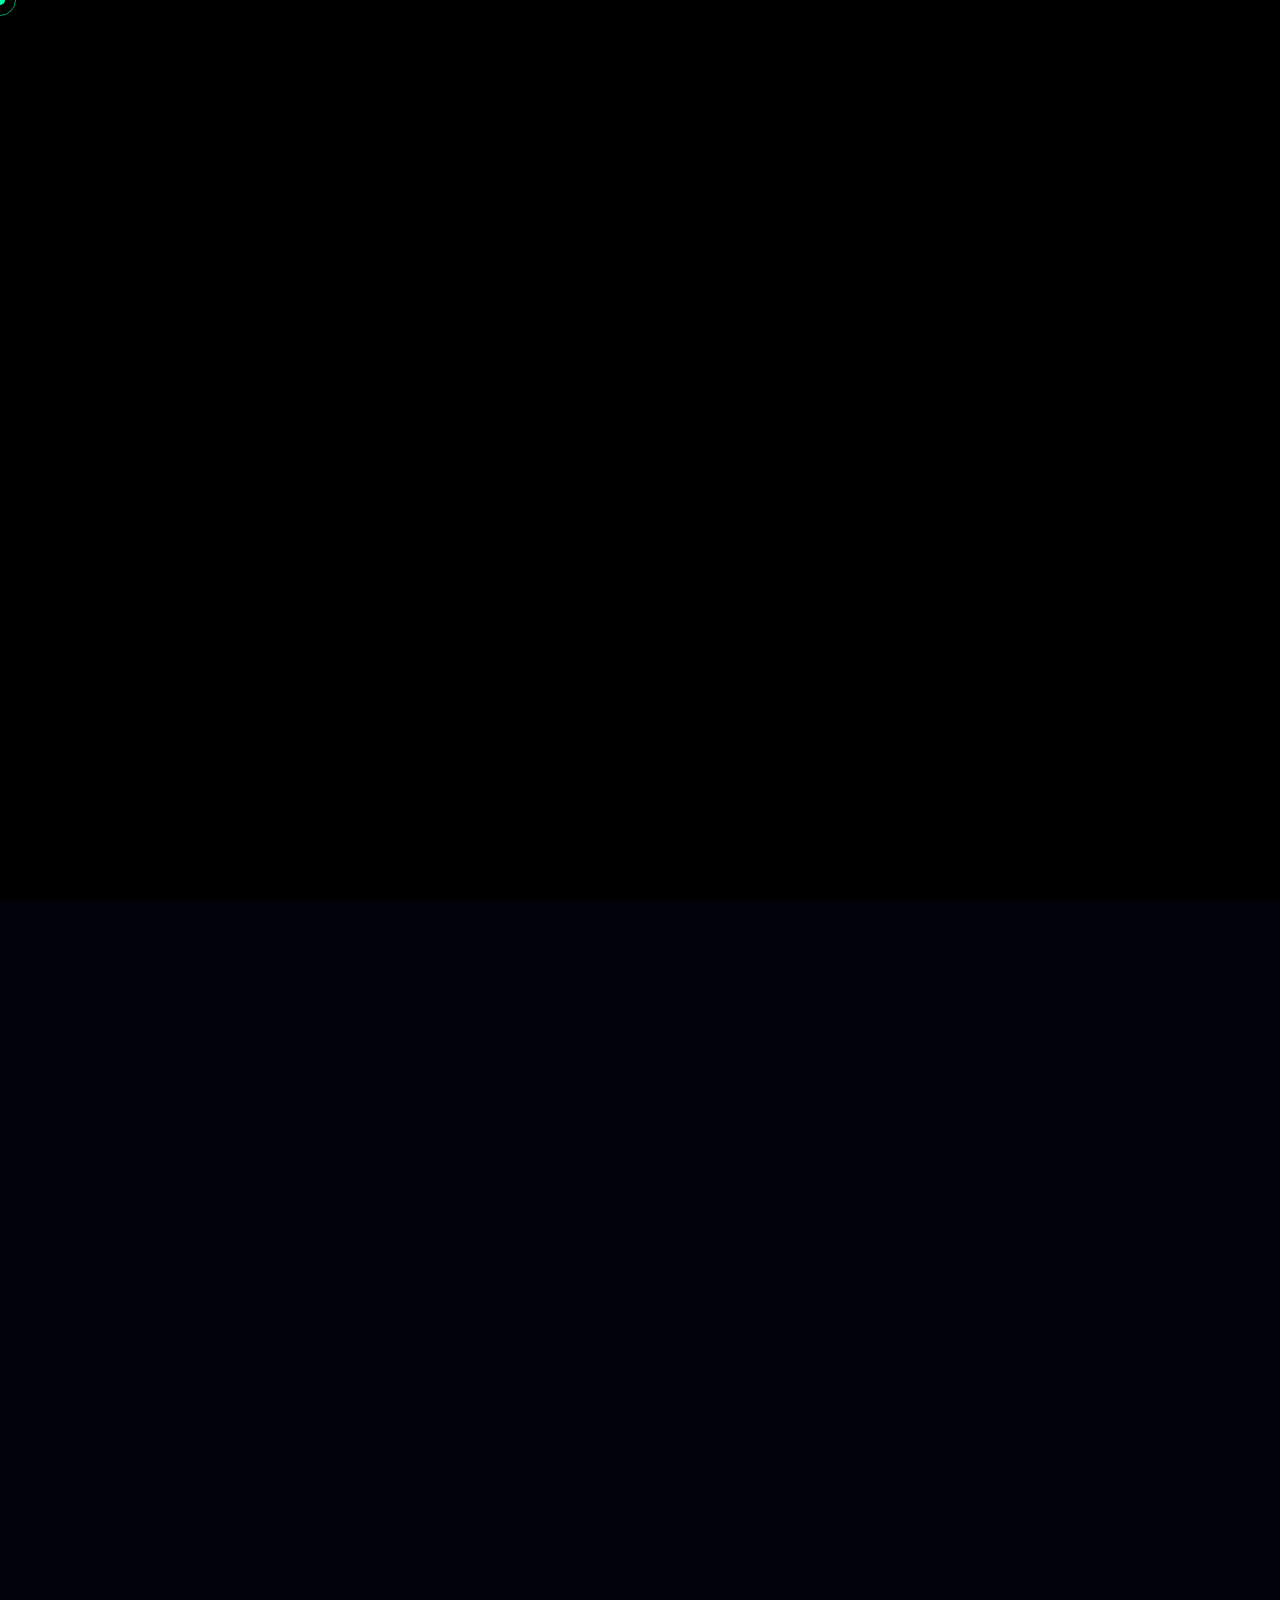
<file: index.html>
<!DOCTYPE html>
<html lang="ja">
<head>
<meta charset="UTF-8">
<meta name="viewport" content="width=device-width, initial-scale=1.0">
<title>Neural Overflow — AI HP Builder</title>

<!-- PWA / ホーム画面アイコン設定 -->
<meta name="apple-mobile-web-app-capable" content="yes">
<meta name="apple-mobile-web-app-status-bar-style" content="black-translucent">
<meta name="apple-mobile-web-app-title" content="Neural Overflow">
<meta name="theme-color" content="#04060a">
<meta name="description" content="Neural Overflow — 業種・店名を入力するだけでプロ級のホームページをAIが即生成。SEOメタ・Googleマップ・スマホ対応HTMLをダウンロードして即公開。コード不要・30秒完成。">

<!-- OGP -->
<meta property="og:title" content="Neural Overflow — AI HP Builder">
<meta property="og:description" content="業種・店名を入力するだけでプロ級HPをAI生成。SEO対応・Googleマップ・スマホ最適化済みHTMLをダウンロード。コード不要・30秒完成。">
<meta property="og:type" content="website">
<meta property="og:image" content="https://neural-overflow.com/ogp-image.png">
<meta property="og:image:width" content="1200">
<meta property="og:image:height" content="630">
<meta property="og:url" content="https://neural-overflow.com">

<!-- Twitter Card -->
<meta name="twitter:card" content="summary_large_image">
<meta name="twitter:title" content="Neural Overflow — AI HP Builder">
<meta name="twitter:description" content="業種・店名を入力するだけでプロ級HPをAI生成。SEO対応・Googleマップ・スマホ最適化済みHTMLをダウンロード。コード不要・30秒完成。">
<meta name="twitter:image" content="https://neural-overflow.com/ogp-image.png">

<!-- アイコン（SVGをBase64でインライン） -->
<link rel="apple-touch-icon" href="apple-touch-icon.png">

<!-- manifest -->
<link rel="manifest" href="[data-uri]">
<link href="https://fonts.googleapis.com/css2?family=Bebas+Neue&family=Audiowide&family=Exo+2:ital,wght@1,900&family=Noto+Sans+JP:wght@300;400;700;900&family=Noto+Serif+JP:wght@400;700&family=Space+Mono:wght@400;700&family=Zen+Kaku+Gothic+New:wght@400;700;900&family=Shippori+Mincho:wght@400;700&family=M+PLUS+Rounded+1c:wght@400;700&family=Kaisei+Opti&family=Dela+Gothic+One&family=Yomogi&family=Zen+Old+Mincho:wght@400;700&family=Hachi+Maru+Pop&family=Rock+Salt&family=Monoton&family=Playfair+Display:wght@400;700;900&family=Raleway:wght@400;700;900&family=Oswald:wght@400;700&family=Abril+Fatface&family=Permanent+Marker&family=Special+Elite&family=Cinzel:wght@400;700&family=Cormorant+Garamond:wght@400;700&family=Josefin+Sans:wght@400;700&family=Righteous&display=swap" rel="stylesheet">
<style>
:root{
  --bg:#02030a;--s1:#080d14;--s2:#0e1825;--s3:#141e2e;
  --border:#224060;--b2:#2e5585;--b3:#3a6090;
  --lime:#00ffaa;--red:#ff3355;--blue:#38b8ff;--orange:#ff9500;
  --text:#ffffff;--muted:#6a90a8;--muted2:#99bfd0;--muted3:#c8dde8;
}
*{box-sizing:border-box;margin:0;padding:0;}
html,body{height:100%;overflow-x:hidden;}
body{background:#02030a;color:var(--text);font-family:'Noto Sans JP',sans-serif;cursor:none;}

/* CURSOR */
#cur{position:fixed;width:10px;height:10px;background:var(--lime);border-radius:50%;pointer-events:none;z-index:9999;transform:translate(-50%,-50%);mix-blend-mode:screen;transition:width .1s,height .1s;}
#cur-ring{position:fixed;width:32px;height:32px;border:1px solid rgba(0,255,170,.6);border-radius:50%;pointer-events:none;z-index:9998;transform:translate(-50%,-50%);transition:all .07s ease;}
body:hover #cur{width:10px;}

/* GRID OVERLAY */
body::before{content:'';position:fixed;inset:0;background-image:linear-gradient(rgba(0,180,255,.02) 1px,transparent 1px),linear-gradient(90deg,rgba(0,180,255,.02) 1px,transparent 1px);background-size:60px 60px;pointer-events:none;z-index:0;}
body::after{content:'';position:fixed;inset:0;pointer-events:none;z-index:0;}

/* SPLASH */
#splash{position:fixed;inset:0;background:#000;display:flex;flex-direction:column;align-items:center;justify-content:center;z-index:9100;}
#splash.hide{display:none;}
.splash-produced{font-family:'Space Mono',monospace;font-size:clamp(11px,2vw,14px);letter-spacing:.4em;color:#ffffff;text-transform:lowercase;opacity:0;transition:opacity 1.8s;}
.splash-produced.show{opacity:1;}
.splash-brand{font-family:'Space Mono',monospace;font-size:clamp(16px,4vw,42px);letter-spacing:.12em;color:#fff;opacity:0;transition:opacity 1.8s;text-align:center;line-height:1.3;white-space:nowrap;}
.splash-brand.show{opacity:1;}

/* LOADER */
#loader{position:fixed;inset:0;background:#020408;display:flex;flex-direction:column;align-items:center;justify-content:center;z-index:9000;transition:opacity 1s,visibility 1s;}
#loader.hide{opacity:0;visibility:hidden;pointer-events:none;}
#loader-canvas{position:absolute;inset:0;width:100%;height:100%;}
.ld-skip{position:absolute;bottom:32px;right:32px;font-family:'Space Mono',monospace;font-size:10px;letter-spacing:.2em;color:rgba(0,255,170,.4);cursor:pointer;transition:color .2s;z-index:1;}
.ld-skip:hover{color:rgba(0,255,170,1);}
@keyframes flicker{0%,100%{opacity:1}48%{opacity:.82}74%{opacity:.95}}

/* HERO */
#hero{min-height:100vh;display:flex;flex-direction:column;justify-content:center;align-items:flex-start;padding:0 8vw;position:relative;overflow:hidden;}
.h-bgtxt{position:absolute;font-family:'Bebas Neue',sans-serif;font-size:clamp(120px,24vw,300px);color:transparent;-webkit-text-stroke:1px rgba(0,200,255,.08);top:50%;left:50%;transform:translate(-50%,-50%);white-space:nowrap;pointer-events:none;user-select:none;}
.h-tag{font-family:'Space Mono',monospace;font-size:11px;color:var(--lime);letter-spacing:.22em;text-transform:uppercase;margin-bottom:22px;opacity:0;animation:fup .6s .3s forwards;}
.h-tag::before{content:'// ';}
.h-title{font-family:'Audiowide',sans-serif;font-size:clamp(54px,13vw,168px);line-height:.88;letter-spacing:.02em;margin-bottom:28px;font-style:italic;transform:skewX(-6deg);}
.h-sub{font-size:clamp(13px,1.7vw,17px);color:var(--muted3);font-weight:300;max-width:440px;line-height:1.85;margin-bottom:44px;opacity:0;animation:fup .7s .7s forwards;}
.h-cta{display:inline-flex;align-items:center;gap:12px;background:var(--lime);color:#000;font-family:'Bebas Neue',sans-serif;font-size:22px;letter-spacing:.1em;padding:16px 40px;border:none;cursor:none;text-decoration:none;transition:all .18s;clip-path:polygon(0 0,calc(100% - 12px) 0,100% 12px,100% 100%,12px 100%,0 calc(100% - 12px));opacity:0;animation:fup .7s .9s forwards;}
.h-cta:hover{background:#fff;transform:translate(-3px,-3px);box-shadow:6px 6px 0 var(--lime);}
.h-cta svg{width:18px;height:18px;}
.h-scroll{position:absolute;bottom:36px;right:8vw;font-family:'Space Mono',monospace;font-size:10px;letter-spacing:.2em;color:var(--muted2);writing-mode:vertical-rl;display:flex;align-items:center;gap:12px;}
.h-scroll::after{content:'';width:1px;height:56px;background:var(--muted2);}
@keyframes fup{from{opacity:0;transform:translateY(28px)}to{opacity:1;transform:translateY(0)}}


/* SHINE + COLOR CHANGE */
.h-title{position:relative;}
.h-title .line1{
  display:block;
  background:linear-gradient(90deg,#ff3d3d,#ff9e3d,#ffe53d,#3dff7e,#3dd6ff,#9d3dff,#ff3df0,#ff3d3d);
  background-size:300% auto;
  -webkit-background-clip:text;
  background-clip:text;
  -webkit-text-fill-color:transparent;
  color:transparent;
  animation:rainbowA 5s ease-in-out infinite;
}
.h-title .line2{
  display:block;
  font-weight:900;
  background:linear-gradient(90deg,#3dd6ff,#9d3dff,#ff3df0,#ff3d3d,#ff9e3d,#ffe53d,#3dff7e,#3dd6ff);
  background-size:300% auto;
  -webkit-background-clip:text;
  background-clip:text;
  -webkit-text-fill-color:transparent;
  color:transparent;
  animation:rainbowB 6.5s ease-in-out infinite;
}
@keyframes rainbowA{
  0%{background-position:0% center;}
  20%{background-position:80% center;}
  35%{background-position:60% center;}
  55%{background-position:200% center;}
  70%{background-position:170% center;}
  100%{background-position:300% center;}
}
@keyframes rainbowB{
  0%{background-position:300% center;}
  25%{background-position:180% center;}
  40%{background-position:220% center;}
  60%{background-position:90% center;}
  80%{background-position:130% center;}
  100%{background-position:0% center;}
}
.h-title::after{
  content:'';
  position:absolute;
  top:0;left:-100%;
  width:50%;height:100%;
  background:linear-gradient(90deg,transparent 0%,rgba(255,255,255,.6) 50%,transparent 100%);
  transform:skewX(-20deg);
  animation:shine 5.5s ease-in-out 1s infinite;
  pointer-events:none;
  z-index:1;
}
.h-title::before{
  content:'';
  position:absolute;
  top:0;left:-100%;
  width:30%;height:100%;
  background:linear-gradient(90deg,transparent 0%,rgba(0,255,170,.5) 50%,transparent 100%);
  transform:skewX(-20deg);
  animation:shine2 3.7s ease-in-out 1.6s infinite;
  pointer-events:none;
  z-index:1;
}
@keyframes shine{
  0%{left:-100%;}
  22%{left:150%;}
  30%{left:-100%;}
  52%{left:150%;}
  60%,100%{left:150%;}
}
@keyframes shine2{
  0%{left:-120%;}
  30%,100%{left:160%;}
}

/* FEATURES BAR */
.feat-bar{display:flex;border-top:1px solid var(--border);border-bottom:1px solid var(--border);background:var(--s1);}
.feat-item{flex:1;padding:20px 16px;border-right:1px solid var(--border);text-align:center;transition:background .2s;}
.feat-item:last-child{border-right:none;}
.feat-item:hover{background:var(--s2);}
.feat-icon{font-size:22px;margin-bottom:6px;}
.feat-name{font-size:11px;font-weight:700;letter-spacing:.05em;color:var(--text);}
.feat-desc{font-size:10px;color:var(--muted2);margin-top:3px;}

/* TICKER */
.ticker{overflow:hidden;border-bottom:1px solid var(--border);padding:11px 0;background:var(--s1);}
.ticker-inner{display:flex;animation:tick 25s linear infinite;white-space:nowrap;}
.ticker-item{font-family:'Bebas Neue',sans-serif;font-size:13px;letter-spacing:.15em;color:var(--muted2);padding:0 36px;}
.ticker-item em{color:var(--lime);font-style:normal;}
@keyframes tick{0%{transform:translateX(0)}100%{transform:translateX(-50%)}}

/* APP */
#app{min-height:100vh;padding:72px 8vw;}
.sec-label{font-family:'Space Mono',monospace;font-size:10px;letter-spacing:.3em;color:var(--lime);margin-bottom:14px;}
.sec-title{font-family:'Bebas Neue',sans-serif;font-size:clamp(44px,7vw,90px);line-height:1;margin-bottom:56px;letter-spacing:.02em;}

/* STEP PROGRESS */
.progress-bar{display:flex;flex-direction:column;gap:8px;margin-bottom:24px;position:relative;z-index:2;}
.pb-row{display:flex;align-items:center;gap:0;overflow-x:auto;padding-bottom:2px;}
.pb-btn-row{display:flex;gap:8px;justify-content:flex-end;}
.pb-step{display:flex;align-items:center;gap:0;flex-shrink:0;}
.pb-dot{width:32px;height:32px;border:1px solid var(--border);display:flex;align-items:center;justify-content:center;font-family:'Space Mono',monospace;font-size:10px;transition:all .2s;cursor:none;flex-shrink:0;color:var(--muted2);}
.pb-dot.active{border-color:var(--lime);color:var(--lime);box-shadow:0 0 12px rgba(0,255,170,.3);}
.pb-dot.done{background:var(--lime);color:#000;border-color:var(--lime);}
.pb-label{font-size:10px;color:var(--muted2);margin-left:6px;white-space:nowrap;}
.pb-step.active .pb-label{color:var(--text);}
.pb-line{width:24px;height:1px;background:var(--border);flex-shrink:0;margin:0 4px;}
.pb-line.done{background:var(--lime);}

/* WIZARD */
.wizard-outer{display:grid;grid-template-columns:1fr 340px;gap:20px;align-items:start;}
.wizard-wrap{position:relative;z-index:2;background:#04060a;border:1px solid var(--border);min-height:600px;background:rgba(8,13,20,.98);box-shadow:0 0 60px rgba(0,180,255,.05),inset 0 0 60px rgba(0,0,0,.2);overflow:visible;}

/* LIVE PREVIEW PANEL */
.live-preview-panel{position:sticky;top:20px;border:1px solid var(--border);background:var(--s1);overflow:hidden;}
.lp-header{display:flex;align-items:center;justify-content:space-between;padding:12px 16px;border-bottom:1px solid var(--border);background:var(--s2);}
.lp-title{font-family:'Space Mono',monospace;font-size:10px;letter-spacing:.2em;color:var(--lime);}
.lp-dot{width:6px;height:6px;border-radius:50%;background:var(--lime);animation:lpblink 2s infinite;}
@keyframes lpblink{0%,100%{opacity:1}50%{opacity:.3}}
.lp-browser{background:#fff;position:relative;overflow:hidden;}
.lp-browser-bar{background:#f0f0f0;padding:6px 10px;display:flex;align-items:center;gap:6px;border-bottom:1px solid #ddd;}
.lp-browser-dots{display:flex;gap:4px;}
.lp-browser-dot{width:8px;height:8px;border-radius:50%;}
.lp-url{flex:1;background:#fff;border:1px solid #ddd;border-radius:10px;padding:2px 10px;font-size:9px;color:#999;font-family:monospace;}
.lp-frame{width:100%;height:380px;border:none;display:block;}
.lp-footer{padding:10px 14px;border-top:1px solid var(--border);}
.lp-status{font-family:'Space Mono',monospace;font-size:9px;color:var(--muted2);letter-spacing:.1em;}
.lp-status em{color:var(--lime);}

/* STEP CONTENT */
.step-content{padding:36px 40px 56px;display:none;animation:stepIn .25s ease;overflow:visible;}
.step-content.active{display:block;}
@keyframes stepIn{from{opacity:0;transform:translateY(10px)}to{opacity:1;transform:translateY(0)}}
.sc-title{font-family:'Bebas Neue',sans-serif;font-size:36px;letter-spacing:.05em;margin-bottom:6px;color:var(--text);}
.sc-title em{color:var(--lime);font-style:normal;}
.sc-desc{font-size:11px;color:var(--muted3);margin-bottom:24px;line-height:1.6;font-family:'Space Mono',monospace;}
.sc-desc::before{content:'// ';color:var(--lime);}

/* FORM */
.field{margin-bottom:20px;}
.field label{display:block;font-size:10px;letter-spacing:.15em;color:var(--lime);text-transform:uppercase;margin-bottom:6px;font-family:'Space Mono',monospace;}
.field input,.field select,.field textarea{width:100%;background:rgba(14,24,37,.95);border:1px solid var(--border);color:#fff;padding:12px 16px;font-size:14px;font-family:'Noto Sans JP',sans-serif;outline:none;transition:border-color .2s,box-shadow .2s;-webkit-appearance:none;}
.field input::placeholder,.field textarea::placeholder{color:#5a8099;}
.field input:focus,.field select:focus,.field textarea:focus{border-color:var(--lime);box-shadow:0 0 0 2px rgba(0,255,170,.15),0 0 20px rgba(0,255,170,.08);}
.field select{background-image:url("data:image/svg+xml,%3Csvg xmlns='http://www.w3.org/2000/svg' width='10' height='7' viewBox='0 0 10 7'%3E%3Cpath d='M1 1l4 4 4-4' stroke='%2300ffaa' stroke-width='1.5' fill='none'/%3E%3C/svg%3E");background-repeat:no-repeat;background-position:right 14px center;cursor:none;}
.field select option,.field select optgroup{background:#0d1520;color:var(--text);}
.field textarea{resize:vertical;min-height:80px;line-height:1.65;}
.row2{display:grid;grid-template-columns:1fr 1fr;gap:16px;}

/* INDUSTRY TREE */
.industry-tree{display:grid;grid-template-columns:1fr 1fr 1fr 1fr;gap:10px;margin-bottom:20px;}
.ind-cat{border:1px solid var(--border);padding:14px;cursor:none;transition:all .15s;background:var(--s1);}
.ind-cat:hover{border-color:var(--b2);background:var(--s2);}
.ind-cat.selected{border-color:var(--lime);background:rgba(0,255,170,.05);box-shadow:0 0 20px rgba(0,255,170,.08);}
.ind-icon{font-size:22px;margin-bottom:6px;}
.ind-name{font-size:12px;font-weight:700;color:var(--text);}
.ind-sub-list{display:none;margin-top:12px;border-top:1px solid var(--border);padding-top:10px;}
.ind-cat.selected .ind-sub-list{display:flex;flex-direction:column;gap:4px;}
.ind-sub-item{font-size:11px;color:var(--muted2);padding:4px 8px;cursor:none;transition:all .1s;border-left:2px solid transparent;}
.ind-sub-item:hover{color:var(--text);border-left-color:var(--b2);}
.ind-sub-item.active{color:var(--lime);border-left-color:var(--lime);font-weight:700;}

/* PAGES */
.pages-grid{display:grid;grid-template-columns:1fr 1fr;gap:8px;margin-bottom:20px;}
.page-card{border:1px solid var(--border);padding:12px 14px;cursor:none;display:flex;align-items:center;gap:10px;transition:all .15s;background:var(--s1);}
.page-card:hover{border-color:var(--b2);}
.page-card.checked{border-color:var(--lime);background:rgba(0,255,170,.04);}
.page-card input[type=checkbox]{accent-color:var(--lime);width:14px;height:14px;flex-shrink:0;cursor:none;}
.page-card-info{flex:1;}
.page-card-name{font-size:12px;font-weight:700;color:var(--text);}
.page-card-desc{font-size:10px;color:var(--muted2);margin-top:2px;}
.page-tag{font-family:'Space Mono',monospace;font-size:9px;color:var(--lime);padding:2px 7px;border:1px solid var(--border);flex-shrink:0;}

/* LAYOUT SELECT */
.layout-grid{display:grid;grid-template-columns:repeat(2,1fr);gap:12px;margin-bottom:20px;}
.layout-card{border:1px solid var(--border);padding:12px;cursor:pointer;transition:all .15s;background:var(--s1);position:relative;}
.layout-card:hover{border-color:var(--b2);}
.layout-card.selected{border-color:var(--lime);background:rgba(0,255,170,.04);}
.layout-card.selected::after{content:'✓';position:absolute;top:6px;right:8px;font-size:10px;color:var(--lime);}
.layout-preview{height:80px;background:var(--s2);margin-bottom:8px;position:relative;overflow:hidden;border:1px solid var(--border);}
.layout-name{font-size:11px;font-weight:700;color:var(--text);letter-spacing:.05em;}
.layout-desc{font-size:9px;color:var(--muted2);margin-top:2px;}
/* ミニプレビューのCSS */
.lp-nav{position:absolute;top:0;left:0;right:0;height:10px;background:rgba(255,255,255,.15);}
.lp-hero-full{position:absolute;inset:10px 0 0;background:linear-gradient(135deg,rgba(0,255,170,.3),rgba(56,184,255,.2));display:flex;align-items:center;justify-content:center;}
.lp-hero-split{position:absolute;inset:10px 0 0;display:flex;}
.lp-hero-split-l{flex:1;background:rgba(255,255,255,.05);display:flex;flex-direction:column;justify-content:center;padding:4px;}
.lp-hero-split-r{flex:1;background:linear-gradient(135deg,rgba(0,255,170,.2),rgba(56,184,255,.15));}
.lp-text-block{width:60%;height:4px;background:rgba(255,255,255,.4);margin:2px 4px;border-radius:1px;}
.lp-text-block.sm{width:40%;height:3px;background:rgba(255,255,255,.25);}
.lp-big-text{font-family:'Bebas Neue',sans-serif;font-size:16px;color:rgba(0,255,170,.8);letter-spacing:.05em;}
.lp-grid-3{position:absolute;inset:10px 0 0;display:grid;grid-template-columns:repeat(3,1fr);gap:2px;padding:2px;}
.lp-grid-cell{background:rgba(255,255,255,.08);}
.lp-grid-cell:first-child{background:linear-gradient(135deg,rgba(0,255,170,.3),rgba(56,184,255,.2));}
.lp-minimal{position:absolute;inset:10px 0 0;display:flex;flex-direction:column;align-items:center;justify-content:center;gap:3px;}
.lp-center-line{width:40%;height:3px;background:rgba(255,255,255,.4);border-radius:1px;}
.lp-center-line.sm{width:25%;height:2px;background:rgba(255,255,255,.2);}
.lp-cards{position:absolute;inset:10px 0 0;display:flex;gap:2px;padding:4px 2px;}
.lp-card-item{flex:1;background:rgba(255,255,255,.08);border-top:2px solid rgba(0,255,170,.5);}
.lp-japanese{position:absolute;inset:10px 0 0;background:rgba(180,140,80,.1);display:flex;align-items:center;justify-content:center;}
.lp-jp-line{width:2px;height:50%;background:rgba(180,140,80,.6);margin:0 3px;}
.lp-editorial{position:absolute;inset:10px 0 0;display:grid;grid-template-columns:2fr 1fr;gap:2px;}
.lp-editorial-main{background:linear-gradient(180deg,rgba(0,255,170,.2),transparent);}
.lp-editorial-side{display:flex;flex-direction:column;gap:2px;}
.lp-editorial-sm{flex:1;background:rgba(255,255,255,.06);}
.lp-corporate{position:absolute;inset:10px 0 0;display:flex;flex-direction:column;}
.lp-corp-hero{flex:2;background:linear-gradient(135deg,rgba(56,184,255,.25),rgba(0,255,170,.15));display:flex;align-items:center;padding:4px;}
.lp-corp-bottom{flex:1;display:flex;gap:2px;padding:2px;}
.lp-corp-btn{background:rgba(0,255,170,.3);border-radius:1px;}
.lp-lp{position:absolute;inset:10px 0 0;display:flex;flex-direction:column;align-items:center;padding:4px;gap:2px;}
.lp-lp-hero{width:100%;flex:2;background:linear-gradient(135deg,rgba(0,255,170,.2),rgba(56,184,255,.15));}
.lp-lp-btn{width:60%;height:8px;background:rgba(0,255,170,.5);border-radius:1px;}
.lp-lp-feature{width:100%;flex:1;display:flex;gap:2px;}
.lp-lp-f{flex:1;background:rgba(255,255,255,.06);}

/* VIBE GRID */
.vibe-grid{display:grid;grid-template-columns:repeat(4,1fr);gap:10px;margin-bottom:20px;}
.vibe-card{border:1px solid var(--border);padding:14px 10px;cursor:none;text-align:center;transition:all .15s;position:relative;background:var(--s1);}
.vibe-card:hover{border-color:var(--b2);background:var(--s2);}
.vibe-card.selected{border-color:var(--lime);background:rgba(0,255,170,.05);box-shadow:0 0 16px rgba(0,255,170,.1);}
.vibe-card.selected::after{content:'✓';position:absolute;top:5px;right:7px;font-size:9px;color:var(--lime);}
.vibe-icon{font-size:24px;margin-bottom:6px;}
.vibe-name{font-size:11px;font-weight:700;color:var(--text);}
.vibe-kw{font-size:9px;color:var(--muted2);margin-top:3px;line-height:1.4;}

/* COLOR SECTION */
.color-section{margin-bottom:28px;}
.color-section-title{font-size:11px;letter-spacing:.15em;color:var(--lime);text-transform:uppercase;margin-bottom:12px;font-family:'Space Mono',monospace;display:flex;align-items:center;gap:8px;}
.color-section-title::after{content:'';flex:1;height:1px;background:var(--border);}
.palette-row{display:flex;flex-wrap:wrap;gap:10px;margin-bottom:8px;}
.pal-item{display:flex;flex-direction:column;align-items:center;gap:5px;cursor:none;}
.pal-swatch{width:44px;height:44px;border:2px solid var(--border);transition:all .18s;position:relative;}
.pal-item.selected .pal-swatch{border-color:var(--lime);box-shadow:0 0 10px rgba(0,255,170,.4);}
.pal-item.selected .pal-swatch::after{content:'✓';position:absolute;inset:0;display:flex;align-items:center;justify-content:center;font-size:13px;color:#fff;text-shadow:0 1px 4px rgba(0,0,0,.9);}
.pal-name{font-size:8px;letter-spacing:.1em;color:var(--muted3);text-align:center;}
.custom-color-row{display:flex;align-items:center;gap:12px;margin-top:8px;flex-wrap:wrap;}
.custom-color-row label{font-size:11px;color:var(--muted3);}
.custom-color-row input[type=color]{width:40px;height:40px;border:1px solid var(--border);background:var(--s2);cursor:none;padding:2px;}

/* PAGE COLOR EDITOR */
.page-color-tabs{display:flex;gap:0;margin-bottom:16px;border-bottom:1px solid var(--border);}
.pct-tab{font-family:'Space Mono',monospace;font-size:10px;letter-spacing:.1em;padding:8px 16px;cursor:none;border:none;background:transparent;color:var(--muted2);border-bottom:2px solid transparent;transition:all .15s;}
.pct-tab.active{color:var(--lime);border-bottom-color:var(--lime);}
.pct-panel{display:none;}
.pct-panel.active{display:block;}

/* FONT SECTION */
.font-grid{display:grid;grid-template-columns:repeat(3,1fr);gap:10px;margin-bottom:8px;}
.font-card{border:1px solid var(--border);padding:14px;cursor:none;transition:all .15s;background:var(--s1);}
.font-card:hover{border-color:var(--b2);}
.font-card.selected{border-color:var(--lime);background:rgba(0,255,170,.04);}
.font-preview-jp{font-size:20px;margin-bottom:4px;color:var(--text);}
.font-preview-en{font-size:16px;opacity:.7;color:var(--text);}
.font-meta{font-size:9px;color:var(--muted2);font-family:'Space Mono',monospace;margin-top:4px;}
.font-extra{display:none;margin-bottom:8px;}
.font-extra.open{display:grid;grid-template-columns:repeat(3,1fr);gap:10px;}
.font-expand-btn{width:100%;background:transparent;border:1px dashed var(--border);color:var(--muted2);font-family:'Space Mono',monospace;font-size:10px;letter-spacing:.15em;padding:10px;cursor:none;transition:all .2s;margin-bottom:16px;display:flex;align-items:center;justify-content:center;gap:8px;}
.font-expand-btn:hover{border-color:var(--lime);color:var(--lime);}
.font-expand-btn .arrow{transition:transform .2s;}
.font-expand-btn.open .arrow{transform:rotate(180deg);}

/* IMAGE SECTION */
.img-section{margin-bottom:24px;}
.img-section-title{font-size:11px;letter-spacing:.15em;color:var(--lime);text-transform:uppercase;margin-bottom:12px;font-family:'Space Mono',monospace;}
.upload-zone{border:1px dashed var(--border);padding:28px;text-align:center;cursor:none;transition:all .2s;margin-bottom:12px;position:relative;background:var(--s1);}
.upload-zone:hover{border-color:var(--lime);background:rgba(0,255,170,.03);}
.upload-zone.drag-over{border-color:var(--lime);background:rgba(0,255,170,.06);}
.upload-zone input[type=file]{position:absolute;inset:0;opacity:0;cursor:pointer;}
.upload-icon{font-size:32px;margin-bottom:8px;}
.upload-text{font-size:12px;color:var(--muted3);}
.upload-sub{font-size:10px;color:var(--muted2);margin-top:4px;}
.img-preview-grid{display:flex;flex-wrap:wrap;gap:8px;margin-bottom:12px;}
.img-thumb{width:80px;height:80px;object-fit:cover;border:1px solid var(--border);position:relative;}
.img-thumb-wrap{position:relative;display:inline-block;}
.img-thumb-del{position:absolute;top:-6px;right:-6px;width:18px;height:18px;background:var(--red);color:#fff;border:none;cursor:none;font-size:10px;display:flex;align-items:center;justify-content:center;}

/* IMAGE PLACEMENT */
.img-placement-list{display:flex;flex-direction:column;gap:12px;margin-top:12px;}
.img-placement-item{background:var(--s2);border:1px solid var(--border);padding:12px;display:flex;gap:12px;align-items:flex-start;}
.img-placement-thumb{width:64px;height:64px;object-fit:cover;flex-shrink:0;border:1px solid var(--border);}
.img-placement-controls{flex:1;display:flex;flex-direction:column;gap:8px;}
.img-placement-name{font-family:'Space Mono',monospace;font-size:9px;color:var(--muted2);letter-spacing:.1em;margin-bottom:2px;}
.img-placement-row{display:flex;gap:8px;flex-wrap:wrap;}
.placement-btn{font-family:'Space Mono',monospace;font-size:9px;letter-spacing:.08em;padding:5px 10px;background:transparent;border:1px solid var(--border);color:var(--muted2);cursor:pointer;transition:all .15s;}
.placement-btn:hover{border-color:var(--b2);color:var(--text);}
.placement-btn.active{background:rgba(0,255,170,.1);border-color:var(--lime);color:var(--lime);}
.style-btn{font-family:'Space Mono',monospace;font-size:9px;letter-spacing:.08em;padding:4px 8px;background:transparent;border:1px solid var(--border);color:var(--muted2);cursor:pointer;transition:all .15s;}
.style-btn:hover{border-color:var(--b2);color:var(--text);}
.style-btn.active{background:rgba(56,184,255,.1);border-color:var(--blue);color:var(--blue);}
.img-placement-del{background:transparent;border:none;color:var(--muted2);cursor:pointer;font-size:16px;padding:4px;transition:color .15s;flex-shrink:0;}
.img-placement-del:hover{color:var(--red);}

/* AI IMAGE GEN */
.ai-img-panel{background:var(--s1);border:1px solid var(--border);padding:20px;margin-bottom:12px;}
.ai-img-title{font-family:'Space Mono',monospace;font-size:10px;letter-spacing:.2em;color:var(--lime);margin-bottom:12px;}
.ai-img-row{display:flex;gap:10px;}
.ai-img-input{flex:1;background:var(--s2);border:1px solid var(--border);color:var(--text);padding:10px 14px;font-size:12px;font-family:'Noto Sans JP',sans-serif;outline:none;}
.ai-img-input::placeholder{color:var(--muted2);}
.ai-img-input:focus{border-color:var(--lime);box-shadow:0 0 0 2px rgba(0,255,170,.12);}
.ai-img-btn{font-family:'Bebas Neue',sans-serif;font-size:16px;letter-spacing:.1em;padding:10px 20px;background:var(--lime);color:#000;border:none;cursor:none;white-space:nowrap;transition:all .15s;flex-shrink:0;}
.ai-img-btn:hover{background:#fff;}
.ai-img-btn:disabled{background:var(--s3);color:var(--muted2);}
.ai-img-results{display:flex;flex-wrap:wrap;gap:8px;margin-top:12px;}
.ai-img-result{width:100px;height:100px;object-fit:cover;border:1px solid var(--border);cursor:none;transition:all .15s;}
.ai-img-result:hover{border-color:var(--lime);}
.ai-img-result.selected{border-color:var(--lime);outline:2px solid var(--lime);}
.ai-gen-loading{display:none;align-items:center;gap:8px;font-family:'Space Mono',monospace;font-size:10px;color:var(--muted2);margin-top:10px;}
.ai-gen-loading.show{display:flex;}
.spin{width:14px;height:14px;border:2px solid var(--border);border-top-color:var(--lime);border-radius:50%;animation:spin .7s linear infinite;}
@keyframes spin{to{transform:rotate(360deg)}}

/* AI TEXT ASSIST */
.field-with-ai{position:relative;}
.ai-assist-btn{position:absolute;top:32px;right:8px;font-family:'Space Mono',monospace;font-size:9px;letter-spacing:.1em;padding:5px 10px;background:rgba(0,255,170,.12);border:1px solid rgba(0,255,170,.4);color:var(--lime);cursor:pointer;transition:all .2s;white-space:nowrap;z-index:1;}
.ai-assist-btn:hover{background:rgba(0,255,170,.25);border-color:var(--lime);}
.ai-assist-btn:disabled{opacity:.4;cursor:not-allowed;}
.ai-assist-btn.loading{animation:btnPulse .8s ease infinite;}
@keyframes btnPulse{0%,100%{opacity:.4}50%{opacity:1}}
.field-with-ai textarea,.field-with-ai input{padding-right:90px;}
.ai-assist-all-btn{width:100%;font-family:'Bebas Neue',sans-serif;font-size:18px;letter-spacing:.12em;padding:14px;background:rgba(0,255,170,.1);border:1px solid rgba(0,255,170,.5);color:var(--lime);cursor:pointer;transition:all .2s;display:flex;align-items:center;justify-content:center;gap:10px;margin-bottom:20px;}
.ai-assist-all-btn:hover{background:rgba(0,255,170,.2);box-shadow:0 0 20px rgba(0,255,170,.15);}
.ai-assist-all-btn:disabled{opacity:.4;cursor:not-allowed;}
.ai-assist-all-btn svg{width:18px;height:18px;}
.page-text-tabs{display:flex;gap:0;overflow-x:auto;margin-bottom:20px;border-bottom:1px solid var(--border);}
.ptt-tab{font-family:'Space Mono',monospace;font-size:10px;letter-spacing:.1em;padding:8px 14px;cursor:none;border:none;background:transparent;color:var(--muted2);border-bottom:2px solid transparent;transition:all .15s;white-space:nowrap;flex-shrink:0;}
.ptt-tab.active{color:var(--lime);border-bottom-color:var(--lime);}
.ptt-panel{display:none;}
.ptt-panel.active{display:block;}

/* SUMMARY */
.summary-grid{display:grid;grid-template-columns:1fr 1fr;gap:8px;margin-bottom:20px;}
.sum-item{padding:10px 14px;background:var(--s2);border-left:2px solid var(--lime);}
.sum-key{font-size:9px;letter-spacing:.15em;color:var(--lime);text-transform:uppercase;font-family:'Space Mono',monospace;}
.sum-val{font-size:12px;margin-top:3px;color:var(--text);}
.sum-images{display:flex;flex-wrap:wrap;gap:6px;margin-top:8px;}
.sum-img{width:48px;height:48px;object-fit:cover;border:1px solid var(--border);}

/* GENERATE */
.gen-btn{width:100%;font-family:'Bebas Neue',sans-serif;font-size:28px;letter-spacing:.1em;padding:22px;background:var(--lime);color:#000;border:none;cursor:none;transition:all .2s;display:flex;align-items:center;justify-content:center;gap:14px;margin-top:20px;clip-path:polygon(0 0,calc(100% - 14px) 0,100% 14px,100% 100%,14px 100%,0 calc(100% - 14px));}
.gen-btn:hover{background:#fff;box-shadow:0 0 60px rgba(0,255,170,.35);}
.gen-btn:disabled{background:var(--s3);color:var(--muted2);clip-path:none;cursor:not-allowed;}
.gen-btn svg{width:26px;height:26px;}
.generating{display:none;flex-direction:column;align-items:center;padding:44px 20px;gap:16px;}
.generating.show{display:flex;}
.gen-bars{display:flex;gap:5px;align-items:flex-end;height:36px;}
.gen-bar{width:4px;background:var(--lime);animation:bw 1.1s ease infinite;}
.gen-bar:nth-child(1){animation-delay:0s;}.gen-bar:nth-child(2){animation-delay:.1s;}.gen-bar:nth-child(3){animation-delay:.2s;}.gen-bar:nth-child(4){animation-delay:.3s;}.gen-bar:nth-child(5){animation-delay:.4s;}.gen-bar:nth-child(6){animation-delay:.5s;}.gen-bar:nth-child(7){animation-delay:.6s;}
@keyframes bw{0%,100%{height:5px}50%{height:36px}}
.gen-label{font-family:'Space Mono',monospace;font-size:12px;color:var(--muted3);letter-spacing:.1em;}
.gen-status{font-family:'Space Mono',monospace;font-size:10px;color:var(--lime);opacity:.8;margin-top:4px;}

/* NAV */
.help-step{padding:24px 32px;border-bottom:1px solid var(--border);}
.help-step-num{font-family:'Space Mono',monospace;font-size:9px;letter-spacing:.2em;color:var(--lime);margin-bottom:6px;}
.help-step-title{font-family:'Bebas Neue',sans-serif;font-size:20px;letter-spacing:.08em;color:var(--text);margin-bottom:12px;}
.help-step-body p{font-family:'Noto Sans JP',sans-serif;font-size:13px;line-height:1.8;color:var(--muted2);margin-bottom:10px;}
.help-step-body p strong{color:var(--lime);}
.help-step-body ul{list-style:none;display:flex;flex-direction:column;gap:8px;padding:0;}
.help-step-body ul li{font-family:'Space Mono',monospace;font-size:11px;line-height:1.7;color:var(--muted2);padding-left:16px;position:relative;}
.help-step-body ul li::before{content:'—';position:absolute;left:0;color:var(--lime);}
.help-step-body ul li strong{color:var(--text);}
.nav-btns{display:flex;justify-content:space-between;margin-top:36px;padding-top:20px;border-top:1px solid var(--border);position:relative;z-index:1;clear:both;}
.btn{font-family:'Bebas Neue',sans-serif;font-size:17px;letter-spacing:.1em;padding:11px 30px;border:none;cursor:pointer;transition:all .18s;}
.btn-ghost{background:transparent;color:var(--muted3);border:1px solid var(--b2);}
.btn-ghost:hover{border-color:var(--lime);color:var(--text);}
.btn-primary{background:var(--lime);color:#000;clip-path:polygon(0 0,calc(100% - 8px) 0,100% 8px,100% 100%,8px 100%,0 calc(100% - 8px));}
.btn-primary:hover{background:#00dd90;transform:translate(-2px,-2px);box-shadow:4px 4px 0 rgba(0,255,170,.5);}

/* RESULT */
#result-section{display:none;padding:72px 8vw;}
#result-section.show{display:block;}
.result-header{display:flex;align-items:flex-start;justify-content:space-between;margin-bottom:28px;flex-wrap:wrap;gap:16px;}
.result-title{font-family:'Bebas Neue',sans-serif;font-size:clamp(40px,6vw,72px);letter-spacing:.02em;color:var(--text);}
.result-title em{color:var(--lime);font-style:normal;}
.result-actions{display:flex;gap:10px;flex-wrap:wrap;align-items:center;}
.fix-tgt{font-family:'Noto Sans JP',sans-serif;font-size:12px;padding:8px 14px;background:transparent;border:1px solid var(--border);color:var(--muted2);cursor:pointer;border-radius:4px;transition:all .15s;}
.fix-tgt.selected{background:rgba(0,255,170,.12);border-color:var(--lime);color:var(--lime);}
.fix-preset{font-family:'Noto Sans JP',sans-serif;font-size:11px;padding:7px 12px;background:var(--s2);border:1px solid var(--border);color:var(--muted2);cursor:pointer;border-radius:14px;transition:all .15s;}
.fix-preset:hover{border-color:var(--lime);color:var(--lime);}
.view-toggle{display:flex;border:1px solid var(--border);}
.tog-btn{font-family:'Space Mono',monospace;font-size:10px;letter-spacing:.15em;padding:8px 14px;background:transparent;color:var(--muted3);border:none;cursor:none;transition:all .18s;}
.tog-btn.active{background:var(--lime);color:#000;}

/* DEVICE FRAME */
.device-wrap{position:relative;display:flex;justify-content:center;align-items:flex-start;min-height:640px;transition:all .4s;}
.device-wrap.pc-mode{align-items:stretch;}
.device-frame-pc{width:100%;border:1px solid var(--border);background:#fff;box-shadow:0 0 40px rgba(0,180,255,.08);overflow:hidden;}
.device-frame-pc .preview-frame{width:100%;height:640px;border:none;display:block;pointer-events:auto;}
.device-frame-tablet{width:768px;max-width:100%;margin:0 auto;}
.device-frame-tablet .preview-frame{width:100%;height:600px;border:none;display:block;}
.device-shell{background:#1a1a2e;border-radius:40px;padding:16px 12px;box-shadow:0 0 0 2px #2a2a4a,0 20px 60px rgba(0,0,0,.6);width:375px;max-width:100%;margin:0 auto;}
.device-shell-bar{display:flex;justify-content:center;margin-bottom:10px;}
.device-shell-notch{width:80px;height:6px;background:#2a2a4a;border-radius:3px;}
.device-shell .preview-frame{width:100%;height:580px;border:none;display:block;border-radius:20px;}
.device-shell-home{width:40px;height:5px;background:#2a2a4a;border-radius:3px;margin:10px auto 0;}

.device-toggle{display:flex;gap:4px;border:1px solid var(--border);padding:4px;}
.dev-btn{display:flex;align-items:center;gap:6px;font-family:'Space Mono',monospace;font-size:9px;letter-spacing:.1em;padding:6px 12px;background:transparent;color:var(--muted2);border:none;cursor:none;transition:all .18s;}
.dev-btn.active{background:var(--s2);color:var(--lime);}
.dev-btn svg{width:14px;height:14px;}

.code-view{display:none;background:var(--s1);border:1px solid var(--border);padding:24px;max-height:600px;overflow-y:auto;}
.code-view.show{display:block;}
.code-view pre{font-family:'Space Mono',monospace;font-size:10px;line-height:1.75;color:#7affcc;white-space:pre-wrap;word-break:break-word;}


/* MOBILE OPTIMIZATIONS */
@media(max-width:640px){
  .industry-tree{grid-template-columns:1fr 1fr;}
  .vibe-grid{grid-template-columns:1fr 1fr;}
  .layout-grid{grid-template-columns:1fr 1fr;}
  .pages-grid{grid-template-columns:1fr;}
  .row2{grid-template-columns:1fr;}
  .font-grid{grid-template-columns:1fr 1fr;}
  .pricing-grid{grid-template-columns:1fr;}
  .palette-row{gap:8px;}
  .pal-swatch{width:36px;height:36px;}
  .pb-label{display:none;}
  .pb-dot{width:26px;height:26px;font-size:9px;}
  .pb-line{width:16px;}
  .result-actions{flex-direction:column;align-items:stretch;}
  .device-toggle,.view-toggle{width:100%;}
  .tog-btn,.dev-btn{flex:1;justify-content:center;}
}

/* SCROLLBAR */
::-webkit-scrollbar{width:4px;height:4px;}
::-webkit-scrollbar-track{background:var(--bg);}
::-webkit-scrollbar-thumb{background:var(--b2);}

/* RESPONSIVE */
@media(max-width:1100px){
  .wizard-outer{grid-template-columns:1fr;}
  .live-preview-panel{display:none;}
  .live-preview-panel{display:none;}
}
@media(max-width:900px){
  .industry-tree{grid-template-columns:1fr 1fr;}
  .vibe-grid{grid-template-columns:repeat(3,1fr);}
  .font-grid{grid-template-columns:1fr 1fr;}
}
@media(max-width:640px){
  .step-content{padding:24px 18px;}
  .wizard-wrap{min-height:0;}
  .industry-tree{grid-template-columns:1fr 1fr;}
  .vibe-grid{grid-template-columns:repeat(2,1fr);}
  .pages-grid{grid-template-columns:1fr;}
  .row2{grid-template-columns:1fr;}
  .font-grid{grid-template-columns:1fr;}
  .feat-bar{flex-wrap:wrap;}
  .feat-item{flex:none;width:50%;}
  .summary-grid{grid-template-columns:1fr;}
}
/* iOS Safari: タップ無反応修正 — cursor:noneのdivはタップイベントが届かないため、
   タッチデバイスではcursor:pointerに強制上書きする */
@media (hover:none) and (pointer:coarse){
  body{cursor:default;}
  #cur,#cur-ring{display:none;}
  /* body::before/afterの固定オーバーレイがiOS SafariでpointerEventsを貫通しないバグ対策 */
  body::before,body::after{display:none !important;}
  .ptt-tab,.pb-step,.pb-dot,.ind-cat,.ind-sub-item,.vibe-card,.layout-card,
  .page-card,.font-card,.pal-item,.pct-tab,.font-expand-btn,.upload-zone,
  .btn,.ai-assist-all-btn,.ai-assist-btn,.ai-img-btn,.ld-skip,.h-cta,
  .placement-btn,.style-btn,.img-placement-del,.img-thumb-del,
  [onclick],[data-step]{cursor:pointer !important;touch-action:manipulation;}
  /* textareaとinputのタップを確実に有効化 */
  .field input,.field textarea,.field select{
    touch-action:auto !important;
    -webkit-user-select:text !important;
    user-select:text !important;
    -webkit-appearance:auto !important;
  }
}
</style>
</head>
<body>
<!-- 宇宙背景 -->
<canvas id="galaxy-bg" style="position:fixed;inset:0;z-index:-1;pointer-events:none;"></canvas>
<script>
(function(){
  var canvas = document.getElementById('galaxy-bg');
  var ctx = canvas.getContext('2d');
  var W, H, stars = [], nebulas = [];

  function resize(){
    W = canvas.width = window.innerWidth;
    H = canvas.height = window.innerHeight;
  }

  function initStars(){
    stars = [];
    nebulas = [];
    // 星を生成
    for(var i = 0; i < 320; i++){
      stars.push({
        x: Math.random() * W,
        y: Math.random() * H,
        r: Math.random() * 1.4 + 0.2,
        a: Math.random() * 0.7 + 0.15,
        speed: Math.random() * 0.003 + 0.001,
        phase: Math.random() * Math.PI * 2,
        color: Math.random() < 0.15 ? '#a0d4ff' : Math.random() < 0.1 ? '#ffddaa' : '#ffffff'
      });
    }
    // 星雲（ぼんやりした光の塊）
    nebulas = [
      {x: W*0.15, y: H*0.25, rx: W*0.25, ry: H*0.2,  c1:'rgba(30,0,80,0.18)',  c2:'rgba(0,60,120,0.08)'},
      {x: W*0.75, y: H*0.55, rx: W*0.3,  ry: H*0.25, c1:'rgba(0,40,100,0.15)', c2:'rgba(0,100,80,0.06)'},
      {x: W*0.45, y: H*0.8,  rx: W*0.2,  ry: H*0.15, c1:'rgba(60,0,100,0.12)', c2:'transparent'},
      {x: W*0.85, y: H*0.15, rx: W*0.2,  ry: H*0.18, c1:'rgba(0,30,80,0.14)',  c2:'transparent'},
    ];
  }

  function drawNebulas(){
    nebulas.forEach(function(n){
      var g = ctx.createRadialGradient(n.x, n.y, 0, n.x, n.y, Math.max(n.rx, n.ry));
      g.addColorStop(0, n.c1);
      g.addColorStop(0.5, n.c2);
      g.addColorStop(1, 'transparent');
      ctx.save();
      ctx.scale(n.rx / Math.max(n.rx, n.ry), n.ry / Math.max(n.rx, n.ry));
      ctx.fillStyle = g;
      ctx.beginPath();
      var scale = Math.max(n.rx, n.ry);
      ctx.arc(
        n.x * Math.max(n.rx,n.ry) / n.rx,
        n.y * Math.max(n.rx,n.ry) / n.ry,
        scale, 0, Math.PI*2
      );
      ctx.fill();
      ctx.restore();
    });
  }

  var t = 0;
  function draw(){
    ctx.clearRect(0, 0, W, H);
    // 深宇宙の暗い背景
    ctx.fillStyle = '#02030a';
    ctx.fillRect(0, 0, W, H);

    // 天の川（斜めの光の帯）
    var milky = ctx.createLinearGradient(0, H*0.8, W, 0);
    milky.addColorStop(0,   'transparent');
    milky.addColorStop(0.3, 'rgba(20,30,80,0.08)');
    milky.addColorStop(0.5, 'rgba(40,20,100,0.12)');
    milky.addColorStop(0.7, 'rgba(0,60,120,0.07)');
    milky.addColorStop(1,   'transparent');
    ctx.fillStyle = milky;
    ctx.fillRect(0, 0, W, H);

    // 星雲
    drawNebulas();

    // 星を描画
    t += 0.016;
    stars.forEach(function(s){
      var alpha = s.a * (0.6 + 0.4 * Math.sin(t * s.speed * 60 + s.phase));
      ctx.save();
      ctx.globalAlpha = alpha;
      ctx.fillStyle = s.color;
      ctx.beginPath();
      ctx.arc(s.x, s.y, s.r, 0, Math.PI*2);
      ctx.fill();
      // 大きい星にグロー
      if(s.r > 1.1){
        var glow = ctx.createRadialGradient(s.x, s.y, 0, s.x, s.y, s.r*5);
        glow.addColorStop(0, s.color.replace(')', ',0.3)').replace('rgb','rgba'));
        glow.addColorStop(1, 'transparent');
        ctx.fillStyle = glow;
        ctx.beginPath();
        ctx.arc(s.x, s.y, s.r*5, 0, Math.PI*2);
        ctx.fill();
      }
      ctx.restore();
    });

    requestAnimationFrame(draw);
  }

  resize();
  initStars();
  draw();

  window.addEventListener('resize', function(){
    resize();
    initStars();
  });
})();
</script>

<div id="cur"></div>
<div id="cur-ring"></div>

<!-- SPLASH -->
<div id="splash">
  <div class="splash-produced" id="splash-produced">produced by</div>
  <div class="splash-brand" id="splash-brand">Priority Creative Works</div>
</div>

<!-- RESTORE MODAL -->
<div id="restore-modal" style="display:none;position:fixed;inset:0;background:rgba(2,4,8,.92);z-index:9500;align-items:center;justify-content:center;padding:20px;">
  <div style="background:#0e1825;border:1px solid rgba(0,255,170,.3);padding:36px;max-width:440px;width:100%;text-align:center;">
    <div style="font-family:'Space Mono',monospace;font-size:10px;letter-spacing:.3em;color:var(--lime);margin-bottom:16px;">// SAVE DATA FOUND</div>
    <div style="font-family:'Bebas Neue',sans-serif;font-size:28px;letter-spacing:.05em;margin-bottom:12px;">前回の続きから<br>再開しますか？</div>
    <div id="restore-info" style="font-family:'Space Mono',monospace;font-size:10px;color:var(--muted2);margin-bottom:28px;line-height:1.6;"></div>
    <div style="display:flex;gap:12px;justify-content:center;">
      <button onclick="confirmRestore()" style="font-family:'Bebas Neue',sans-serif;font-size:18px;letter-spacing:.1em;padding:12px 32px;background:var(--lime);color:#000;border:none;cursor:pointer;">続きから再開</button>
      <button onclick="dismissRestore()" style="font-family:'Bebas Neue',sans-serif;font-size:18px;letter-spacing:.1em;padding:12px 32px;background:transparent;color:var(--muted2);border:1px solid var(--border);cursor:pointer;">最初から</button>
    </div>
  </div>
</div>

<!-- SAVE NOTICE -->
<div id="save-notice" style="position:fixed;bottom:24px;left:50%;transform:translateX(-50%) translateY(20px);background:rgba(0,255,170,.15);border:1px solid rgba(0,255,170,.4);color:var(--lime);font-family:'Space Mono',monospace;font-size:10px;letter-spacing:.15em;padding:10px 20px;z-index:9400;opacity:0;transition:opacity .3s,transform .3s;pointer-events:none;">✦ 進捗を保存しました</div>

<!-- LOADER -->
<div id="loader">
  <canvas id="loader-canvas"></canvas>
  <div class="ld-skip" onclick="skipIntro()">SKIP →</div>
</div>

<!-- HERO -->
<section id="hero">
  <div class="h-bgtxt">OVERFLOW</div>
  <div class="h-tag">AI-POWERED HP BUILDER</div>
  <h1 class="h-title"><span class="line1">NEURAL</span><br><span class="line2">OVERFLOW</span></h1>
  <p style="font-family:'Space Mono',monospace;font-size:clamp(10px,1.5vw,13px);letter-spacing:.3em;color:var(--muted2);margin-top:-20px;margin-bottom:28px;opacity:0;animation:fup .7s .7s forwards;">— Chaos of Creation —</p>
  <p class="h-sub">質問に答えるだけで、AIがあなただけのHPを生成する。<br>画像生成・アップロード・細かいカラー設定まで思うがままに！</p>
  <a href="#app" class="h-cta" id="start-btn">
    <svg viewBox="0 0 24 24" fill="none" stroke="currentColor" stroke-width="2.5"><path d="M5 12h14M12 5l7 7-7 7"/></svg>
    制作をはじめる
  </a>
  <div class="h-scroll">SCROLL</div>
</section>

<!-- FEATURES -->
<div class="feat-bar">
  <div class="feat-item"><div class="feat-icon">🤖</div><div class="feat-name">AI生成</div><div class="feat-desc">プロンプトで画像生成</div></div>
  <div class="feat-item"><div class="feat-icon">📁</div><div class="feat-name">画像アップロード</div><div class="feat-desc">自分の写真を使用</div></div>
  <div class="feat-item"><div class="feat-icon">🎨</div><div class="feat-name">細かいカラー設定</div><div class="feat-desc">ページ毎に色変更</div></div>
  <div class="feat-item"><div class="feat-icon">🔤</div><div class="feat-name">豊富なフォント</div><div class="feat-desc">日本語対応フォント多数</div></div>
  <div class="feat-item"><div class="feat-icon">🏭</div><div class="feat-name">全業種対応</div><div class="feat-desc">製造業・専門職も網羅</div></div>
  <div class="feat-item"><div class="feat-icon">⬇</div><div class="feat-name">HTMLダウンロード</div><div class="feat-desc">即使えるファイル出力</div></div>
</div>

<div class="ticker">
  <div class="ticker-inner">
    <span class="ticker-item">HP制作 <em>///</em></span><span class="ticker-item">AIが生成 <em>///</em></span><span class="ticker-item">画像生成 <em>///</em></span><span class="ticker-item">全業種対応 <em>///</em></span><span class="ticker-item">フォント選択 <em>///</em></span><span class="ticker-item">ページ毎カラー <em>///</em></span><span class="ticker-item">HTMLダウンロード <em>///</em></span><span class="ticker-item">コード不要 <em>///</em></span><span class="ticker-item">製造業OK <em>///</em></span><span class="ticker-item">HP制作 <em>///</em></span><span class="ticker-item">AIが生成 <em>///</em></span><span class="ticker-item">画像生成 <em>///</em></span><span class="ticker-item">全業種対応 <em>///</em></span><span class="ticker-item">フォント選択 <em>///</em></span><span class="ticker-item">ページ毎カラー <em>///</em></span><span class="ticker-item">HTMLダウンロード <em>///</em></span><span class="ticker-item">コード不要 <em>///</em></span><span class="ticker-item">製造業OK <em>///</em></span>
  </div>
</div>

<!-- APP -->
<section id="app">
  <div class="sec-label">// BUILD YOUR SITE</div>
  <h2 class="sec-title">HPを<span style="color:var(--lime)">設計</span>する</h2>

  <!-- PROGRESS -->
  <div class="progress-bar" id="progress-bar">
  <div class="pb-row">
    <div class="pb-step active" data-step="1"><div class="pb-dot active">01</div><div class="pb-label">業種</div></div>
    <div class="pb-line"></div>
    <div class="pb-step" data-step="2"><div class="pb-dot">02</div><div class="pb-label">ページ構成</div></div>
    <div class="pb-line"></div>
    <div class="pb-step" data-step="3"><div class="pb-dot">03</div><div class="pb-label">雰囲気</div></div>
    <div class="pb-line"></div>
    <div class="pb-step" data-step="4"><div class="pb-dot">04</div><div class="pb-label">レイアウト</div></div>
    <div class="pb-line"></div>
    <div class="pb-step" data-step="5"><div class="pb-dot">05</div><div class="pb-label">カラー</div></div>
    <div class="pb-line"></div>
    <div class="pb-step" data-step="6"><div class="pb-dot">06</div><div class="pb-label">フォント</div></div>
    <div class="pb-line"></div>
    <div class="pb-step" data-step="7"><div class="pb-dot">07</div><div class="pb-label">画像</div></div>
    <div class="pb-line"></div>
    <div class="pb-step" data-step="8"><div class="pb-dot">08</div><div class="pb-label">テキスト</div></div>
    <div class="pb-line"></div>
    <div class="pb-step" data-step="9"><div class="pb-dot">09</div><div class="pb-label">生成</div></div>
  </div><!-- /.pb-row -->
  <div class="pb-btn-row">
    <button onclick="saveProgress()" style="font-family:'Space Mono',monospace;font-size:9px;letter-spacing:.15em;padding:6px 14px;background:transparent;border:1px solid rgba(0,255,170,.3);color:rgba(0,255,170,.6);cursor:pointer;transition:all .2s;" onmouseover="this.style.borderColor='var(--lime)';this.style.color='var(--lime)';" onmouseout="this.style.borderColor='rgba(0,255,170,.3)';this.style.color='rgba(0,255,170,.6)';">💾 保存</button>
    <button onclick="openHelp()" style="font-family:'Space Mono',monospace;font-size:10px;font-weight:700;letter-spacing:.15em;padding:7px 16px;background:var(--lime);border:1px solid var(--lime);color:#000;cursor:pointer;transition:all .2s;">？ 使い方</button>
  </div>
  </div><!-- /.progress-bar -->

<!-- ヘルプモーダル -->
<div id="help-modal" style="display:none;position:fixed;inset:0;background:rgba(0,0,0,.88);z-index:8000;overflow-y:auto;backdrop-filter:blur(10px);">
  <div style="max-width:680px;margin:40px auto;background:var(--s1);border:1px solid var(--border);padding:0 0 40px;">
    <div style="display:flex;justify-content:space-between;align-items:center;padding:24px 32px;border-bottom:1px solid var(--border);position:sticky;top:0;background:var(--s1);z-index:1;">
      <div>
        <div style="font-family:'Space Mono',monospace;font-size:9px;letter-spacing:.3em;color:var(--lime);margin-bottom:4px;">// GUIDE</div>
        <div style="font-family:'Bebas Neue',sans-serif;font-size:24px;letter-spacing:.1em;color:var(--text);">NEURAL OVERFLOW 使い方</div>
      </div>
      <button onclick="closeHelp()" style="font-family:'Space Mono',monospace;font-size:18px;background:transparent;border:1px solid var(--border);color:var(--muted2);width:36px;height:36px;cursor:pointer;transition:all .2s;" onmouseover="this.style.borderColor='var(--lime)';this.style.color='var(--lime)';" onmouseout="this.style.borderColor='var(--border)';this.style.color='var(--muted2)';">×</button>
    </div>
    <div style="padding:32px;display:flex;flex-direction:column;gap:0;">

      <!-- 2つのモード説明 -->
      <div style="padding:0 0 28px;border-bottom:1px solid var(--border);margin-bottom:8px;">
        <div style="font-family:'Bebas Neue',sans-serif;font-size:22px;letter-spacing:.05em;color:var(--lime);margin-bottom:14px;">2つの作り方</div>
        <div style="display:flex;flex-direction:column;gap:14px;">
          <div style="background:var(--s2);border:1px solid rgba(0,255,170,.25);padding:16px 18px;">
            <div style="font-family:'Noto Sans JP',sans-serif;font-size:14px;font-weight:700;color:var(--text);margin-bottom:6px;">⚡ クイック生成（おすすめ・30秒）</div>
            <p style="font-family:'Noto Sans JP',sans-serif;font-size:12px;line-height:1.8;color:var(--muted2);">ページ上部の「QUICK START」に<strong style="color:var(--lime);">店名と業種を入力するだけ</strong>。デザイン・配色・フォント・文章・画像すべてAIが自動で決めて即座にHPが完成します。詳細業種も選べます。</p>
          </div>
          <div style="background:var(--s2);border:1px solid var(--border);padding:16px 18px;">
            <div style="font-family:'Noto Sans JP',sans-serif;font-size:14px;font-weight:700;color:var(--text);margin-bottom:6px;">🎨 カスタム生成（こだわり派）</div>
            <p style="font-family:'Noto Sans JP',sans-serif;font-size:12px;line-height:1.8;color:var(--muted2);">9つのステップで色・フォント・レイアウト・画像まで細かく指定して作ります。下の手順を参照してください。</p>
          </div>
        </div>
      </div>

      <div class="help-step">
        <div class="help-step-num">STEP 01</div>
        <div class="help-step-title">業種 &amp; 基本情報</div>
        <div class="help-step-body">
          <p>店名を入力すると<strong>ロゴスタイル</strong>のプレビューが表示されます。</p>
          <ul>
            <li>店名・キャッチコピー・所在地を入力</li>
            <li>業種を大カテゴリ→詳細業種の順に選択</li>
            <li>ロゴスタイルを8種から選択（AIに任せるが最も自然）</li>
          </ul>
        </div>
      </div>

      <div class="help-step">
        <div class="help-step-num">STEP 02</div>
        <div class="help-step-title">雰囲気 &amp; テイスト</div>
        <div class="help-step-body">
          <p>サイト全体の<strong>デザインの方向性</strong>を10種から選びます。ナチュラル・ラグジュアリー・ミニマル・テックなど。</p>
        </div>
      </div>

      <div class="help-step">
        <div class="help-step-num">STEP 03</div>
        <div class="help-step-title">レイアウト選択</div>
        <div class="help-step-body">
          <p>ヒーローセクションの<strong>構成パターン</strong>を10種類から選択。プレビューで確認できます。</p>
        </div>
      </div>

      <div class="help-step">
        <div class="help-step-num">STEP 04</div>
        <div class="help-step-title">ページ構成</div>
        <div class="help-step-body">
          <p>HPに含める<strong>セクション</strong>を選びます。最低5〜6個推奨。迷ったらデフォルトのままでOK。</p>
        </div>
      </div>

      <div class="help-step">
        <div class="help-step-num">STEP 05</div>
        <div class="help-step-title">カラー設定</div>
        <div class="help-step-body">
          <p>サイトの<strong>配色テーマ</strong>を選びます。プリセットから選ぶか、背景色・アクセント色を自由に指定。ページごとの色設定も可能。</p>
        </div>
      </div>

      <div class="help-step">
        <div class="help-step-num">STEP 06</div>
        <div class="help-step-title">フォント選択</div>
        <div class="help-step-body">
          <p>見出しと本文の<strong>フォント</strong>を選びます。見出し31種・本文25種から選択可能。日本語サイトはNoto系・Zen系がおすすめ。</p>
        </div>
      </div>

      <div class="help-step">
        <div class="help-step-num">STEP 07</div>
        <div class="help-step-title">画像の準備</div>
        <div class="help-step-body">
          <p>写真を<strong>アップロード</strong>して、使う場所（ヒーロー・About等）と表示方法を指定します。</p>
          <ul>
            <li>写真がなくてもOK — AIがグラデーション・SVGアートで美しく仕上げます</li>
            <li>クイック生成では業種に合った画像が自動で入ります</li>
          </ul>
        </div>
      </div>

      <div class="help-step">
        <div class="help-step-num">STEP 08</div>
        <div class="help-step-title">テキスト入力</div>
        <div class="help-step-body">
          <p>HPに載せる<strong>文章</strong>を入力します。</p>
          <ul>
            <li>「全項目をAIで自動生成」で全部自動入力（最もラク）</li>
            <li>各項目の「AI生成」ボタンで1項目ずつ生成も可能</li>
            <li>自分で書いた文章を入力してもOK</li>
          </ul>
        </div>
      </div>

      <div class="help-step">
        <div class="help-step-num">STEP 09</div>
        <div class="help-step-title">生成 &amp; 仕上げ</div>
        <div class="help-step-body">
          <p>いよいよ<strong>HP生成</strong>です。</p>
          <ul>
            <li><strong>参照URLモード</strong>：好きなサイトのURLを入れるとそのデザインを参考に生成</li>
            <li>「AIでHP生成」で数十秒で完成</li>
            <li>完成したらHTMLをダウンロードして公開！</li>
          </ul>
        </div>
      </div>

      <!-- かんたん修正の説明 -->
      <div class="help-step">
        <div class="help-step-num">★ 完成後</div>
        <div class="help-step-title">かんたん修正（AIにおまかせ）</div>
        <div class="help-step-body">
          <p>生成されたHPの下に<strong>「EASY FIX」パネル</strong>が出ます。2タップで修正できます。</p>
          <ul>
            <li><strong>① どこを直す？</strong> トップ画面・紹介文・サービス・料金・色・文字・全体から選択</li>
            <li><strong>② どう直す？</strong> プリセット（✨高級感UP・🧹シンプルに・🎨明るく・✂️文章短く・⚡動き追加・🔍文字大きく）をタップ、または自由に指示を入力</li>
            <li>「✏️ 修正する」で20秒ほどで反映されます</li>
            <li>納得いくまで何度でも修正できます</li>
          </ul>
        </div>
      </div>

      <!-- 直接編集モードの説明 -->
      <div class="help-step" style="border-bottom:none;">
        <div class="help-step-num">★ 完成後</div>
        <div class="help-step-title">直接編集（タップして打ち替え）</div>
        <div class="help-step-body">
          <p>プレビューの文字を<strong>自分でタップして打ち替え</strong>られます。AIを通さないので一字一句そのまま直せます。</p>
          <ul>
            <li>プレビュー上の<strong>「✏️ 直接編集」</strong>をタップ</li>
            <li>直したい文字をタップ → キーボードでそのまま打ち替え</li>
            <li>終わったら<strong>「✓ 編集を終える（保存）」</strong>をタップ（ダウンロードにも反映）</li>
            <li>電話番号・住所・店名など<strong>正確な文字の修正に最適</strong></li>
          </ul>
          <p>👉 <strong>使い分け</strong>：デザインや構成をざっくり変えるなら「かんたん修正（AI）」、文字をピンポイントで直すなら「直接編集」。</p>
        </div>
      </div>

    </div>
  </div>
</div>

  <!-- ダウンロード後ガイドモーダル -->
<div id="dl-guide-modal" style="display:none;position:fixed;inset:0;background:rgba(0,0,0,.92);z-index:9100;align-items:center;justify-content:center;backdrop-filter:blur(12px);padding:20px;">
  <div style="max-width:480px;width:100%;background:var(--s1);border:1px solid rgba(0,255,170,.3);padding:32px 28px;position:relative;border-radius:2px;">
    <button onclick="document.getElementById('dl-guide-modal').style.display='none'" style="position:absolute;top:16px;right:16px;font-family:'Space Mono',monospace;font-size:16px;background:transparent;border:1px solid var(--border);color:var(--muted2);width:32px;height:32px;cursor:pointer;border-radius:2px;">×</button>
    <div style="font-family:'Space Mono',monospace;font-size:9px;letter-spacing:.3em;color:var(--lime);margin-bottom:8px;">// DOWNLOAD COMPLETE</div>
    <div style="font-family:'Bebas Neue',sans-serif;font-size:28px;letter-spacing:.05em;color:var(--text);margin-bottom:6px;">ダウンロード完了！🎉</div>
    <p style="font-family:'Noto Sans JP',sans-serif;font-size:12px;line-height:1.8;color:var(--muted2);margin-bottom:24px;">次の3ステップでサイトを公開しましょう。</p>
    <div style="display:flex;flex-direction:column;gap:14px;margin-bottom:24px;">
      <div style="display:flex;gap:14px;align-items:flex-start;padding:14px 16px;background:rgba(0,255,170,.05);border:1px solid rgba(0,255,170,.15);border-radius:4px;">
        <div style="font-family:'Bebas Neue',sans-serif;font-size:28px;color:var(--lime);line-height:1;flex-shrink:0;">01</div>
        <div>
          <div style="font-family:'Space Mono',monospace;font-size:11px;color:var(--text);font-weight:700;margin-bottom:4px;">HTMLファイルをブラウザで確認</div>
          <div style="font-family:'Noto Sans JP',sans-serif;font-size:11px;color:var(--muted2);line-height:1.7;">ダウンロードした <code style="background:rgba(0,255,170,.1);padding:1px 5px;border-radius:2px;font-size:10px;">_site.html</code> をダブルクリックしてブラウザで開いて確認。文言・連絡先に問題がなければOK。</div>
        </div>
      </div>
      <div style="display:flex;gap:14px;align-items:flex-start;padding:14px 16px;background:rgba(0,140,255,.05);border:1px solid rgba(0,140,255,.15);border-radius:4px;">
        <div style="font-family:'Bebas Neue',sans-serif;font-size:28px;color:#008cff;line-height:1;flex-shrink:0;">02</div>
        <div>
          <div style="font-family:'Space Mono',monospace;font-size:11px;color:var(--text);font-weight:700;margin-bottom:4px;">無料ホスティングにアップロード</div>
          <div style="font-family:'Noto Sans JP',sans-serif;font-size:11px;color:var(--muted2);line-height:1.7;"><strong style="color:var(--text);">おすすめ（無料）：</strong> <a href="https://www.netlify.com/drop" target="_blank" style="color:#008cff;text-decoration:none;">Netlify Drop</a> — サイトにHTMLファイルをドラッグ＆ドロップするだけで即公開。独自ドメインも設定可能。</div>
        </div>
      </div>
      <div style="display:flex;gap:14px;align-items:flex-start;padding:14px 16px;background:rgba(255,170,0,.05);border:1px solid rgba(255,170,0,.15);border-radius:4px;">
        <div style="font-family:'Bebas Neue',sans-serif;font-size:28px;color:#ffaa00;line-height:1;flex-shrink:0;">03</div>
        <div>
          <div style="font-family:'Space Mono',monospace;font-size:11px;color:var(--text);font-weight:700;margin-bottom:4px;">お問い合わせフォームを設定</div>
          <div style="font-family:'Noto Sans JP',sans-serif;font-size:11px;color:var(--muted2);line-height:1.7;">メール入力した場合、HTMLコメントに <code style="background:rgba(255,170,0,.1);padding:1px 5px;border-radius:2px;font-size:10px;">Formspree</code> の設定方法が書いてあります。<a href="https://formspree.io" target="_blank" style="color:#ffaa00;text-decoration:none;">formspree.io</a> で無料登録してIDを取得してください。</div>
        </div>
      </div>
    </div>
    <div style="display:flex;gap:10px;">
      <a href="https://app.netlify.com/drop" target="_blank" style="flex:1;display:block;text-align:center;font-family:'Bebas Neue',sans-serif;font-size:16px;letter-spacing:.08em;padding:13px;background:var(--lime);color:#000;text-decoration:none;border-radius:4px;">🚀 Netlifyで公開する</a>
      <button onclick="document.getElementById('dl-guide-modal').style.display='none'" style="font-family:'Space Mono',monospace;font-size:10px;letter-spacing:.05em;padding:13px 18px;background:transparent;border:1px solid var(--border);color:var(--muted2);cursor:pointer;border-radius:4px;">閉じる</button>
    </div>
  </div>
</div>

  <!-- パスコードモーダル -->
<div id="passcode-modal" style="display:none;position:fixed;inset:0;background:rgba(0,0,0,.9);z-index:9000;align-items:center;justify-content:center;backdrop-filter:blur(10px);padding:20px;">
  <div style="max-width:420px;width:100%;background:var(--s1);border:1px solid rgba(0,255,170,.3);padding:32px 28px;position:relative;">
    <button onclick="closePasscodeModal()" style="position:absolute;top:16px;right:16px;font-family:'Space Mono',monospace;font-size:16px;background:transparent;border:1px solid var(--border);color:var(--muted2);width:32px;height:32px;cursor:pointer;">×</button>
    <div style="font-family:'Space Mono',monospace;font-size:9px;letter-spacing:.3em;color:var(--lime);margin-bottom:8px;">// UNLOCK</div>
    <div style="font-family:'Bebas Neue',sans-serif;font-size:28px;letter-spacing:.05em;color:var(--text);margin-bottom:8px;">ダウンロードを解除</div>
    <p style="font-family:'Noto Sans JP',sans-serif;font-size:12px;line-height:1.8;color:var(--muted2);margin-bottom:20px;">HPのプレビューは無料です。ファイルをダウンロードして公開するにはパスコードが必要です。</p>

    <input type="text" id="passcode-input" placeholder="NRL-XXXX-XXXX" style="width:100%;background:var(--s2);border:1px solid var(--border);color:var(--text);padding:14px 16px;font-family:'Space Mono',monospace;font-size:15px;letter-spacing:.1em;text-align:center;outline:none;text-transform:uppercase;margin-bottom:10px;" onkeydown="if(event.key==='Enter')verifyPasscode()">
    <div id="passcode-error" style="display:none;font-family:'Noto Sans JP',sans-serif;font-size:11px;color:#ff5555;margin-bottom:10px;text-align:center;"></div>
    <button id="passcode-verify-btn" onclick="verifyPasscode()" style="width:100%;font-family:'Bebas Neue',sans-serif;font-size:20px;letter-spacing:.1em;padding:14px;background:var(--lime);color:#000;border:none;cursor:pointer;margin-bottom:16px;">ロック解除</button>

    <div style="border-top:1px solid var(--border);padding-top:16px;">
      <p style="font-family:'Noto Sans JP',sans-serif;font-size:11px;line-height:1.7;color:var(--muted2);margin-bottom:10px;">まだコードをお持ちでない方は、BOOTHでプランを選んで購入できます：</p>
      <a href="https://neural-overflow.booth.pm/items/8510654" target="_blank" style="display:block;text-align:center;font-family:'Noto Sans JP',sans-serif;font-size:12px;font-weight:700;letter-spacing:.05em;padding:13px;background:var(--lime);color:#000;text-decoration:none;transition:all .2s;margin-bottom:8px;border-radius:4px;">🛒 ライトプラン（¥980）を購入</a>
      <a href="https://neural-overflow.booth.pm/items/8510672" target="_blank" style="display:block;text-align:center;font-family:'Noto Sans JP',sans-serif;font-size:12px;font-weight:700;letter-spacing:.05em;padding:13px;background:transparent;border:1px solid var(--lime);color:var(--lime);text-decoration:none;transition:all .2s;border-radius:4px;">🛒 スタンダードプラン（¥1,980）を購入</a>
      <a href="https://neural-overflow.booth.pm" target="_blank" style="display:block;text-align:center;font-family:'Space Mono',monospace;font-size:10px;letter-spacing:.1em;padding:8px;color:var(--muted2);text-decoration:none;margin-top:6px;">ショップトップを見る →</a>
    </div>
  </div>
</div>

  <!-- ⚡ QUICK START MODE -->
  <div id="quick-start" style="position:relative;z-index:2;margin-bottom:32px;border:1px solid rgba(0,255,170,.35);background:linear-gradient(135deg,rgba(0,255,170,.06),rgba(0,140,255,.04));padding:28px 28px 24px;overflow:hidden;">
    <div style="position:absolute;top:-30px;right:-10px;font-family:'Bebas Neue',sans-serif;font-size:120px;color:rgba(0,255,170,.05);pointer-events:none;line-height:1;">⚡</div>
    <div style="font-family:'Space Mono',monospace;font-size:9px;letter-spacing:.3em;color:var(--lime);margin-bottom:6px;">// QUICK START</div>
    <div style="font-family:'Bebas Neue',sans-serif;font-size:clamp(22px,4vw,32px);letter-spacing:.05em;color:var(--text);margin-bottom:12px;">30秒で完成。<span style="color:var(--lime)">おまかせ生成</span></div>

    <!-- モード切替 -->
    <div style="display:flex;gap:8px;margin-bottom:16px;">
      <button type="button" id="mode-shop" onclick="setQuickMode('shop')" style="flex:1;font-family:'Noto Sans JP',sans-serif;font-size:13px;font-weight:700;padding:12px;background:rgba(0,255,170,.12);border:1px solid var(--lime);color:var(--lime);cursor:pointer;border-radius:4px;transition:all .2s;">🏢 お店・会社のHP</button>
      <button type="button" id="mode-event" onclick="setQuickMode('event')" style="flex:1;font-family:'Noto Sans JP',sans-serif;font-size:13px;font-weight:700;padding:12px;background:transparent;border:1px solid var(--border);color:var(--muted2);cursor:pointer;border-radius:4px;transition:all .2s;">🎉 イベントページ</button>
    </div>

    <p id="qs-desc" style="font-family:'Space Mono',monospace;font-size:10px;line-height:1.7;color:var(--muted2);margin-bottom:18px;">店名と業種だけ入力 → デザイン・文章・配色すべてAIが決定して即生成</p>
    <div style="display:flex;gap:10px;flex-wrap:wrap;align-items:stretch;">
      <input type="text" id="qs-name" placeholder="店名・サービス名" style="flex:1;min-width:160px;background:var(--s2);border:1px solid var(--border);color:var(--text);padding:13px 16px;font-family:'Noto Sans JP',sans-serif;font-size:14px;outline:none;border-radius:4px;">
      <select id="qs-industry" onchange="updateQsSub()" style="min-width:130px;background:var(--s2);border:1px solid var(--border);color:var(--text);padding:13px 12px;font-family:'Noto Sans JP',sans-serif;font-size:13px;outline:none;border-radius:4px;">
        <option value="">業種を選択</option>
        <option value="飲食・食品">飲食・食品</option>
        <option value="美容・健康">美容・健康</option>
        <option value="製造業・工業">製造業・工業</option>
        <option value="建設・不動産">建設・不動産</option>
        <option value="クリエイティブ">クリエイティブ</option>
        <option value="IT・テクノロジー">IT・テクノロジー</option>
        <option value="小売・EC">小売・EC</option>
        <option value="教育・学習">教育・学習</option>
        <option value="士業・専門職">士業・専門職</option>
        <option value="医療・介護">医療・介護</option>
        <option value="物流・運輸">物流・運輸</option>
        <option value="その他・一般">その他・一般</option>
      </select>
      <select id="qs-sub" style="min-width:130px;background:var(--s2);border:1px solid var(--border);color:var(--text);padding:13px 12px;font-family:'Noto Sans JP',sans-serif;font-size:13px;outline:none;border-radius:4px;display:none;">
        <option value="">詳細を選択（任意）</option>
      </select>
      <input type="date" id="qs-event-start" style="display:none;min-width:140px;background:var(--s2);border:1px solid var(--border);color:var(--text);padding:13px 12px;font-family:'Noto Sans JP',sans-serif;font-size:13px;outline:none;border-radius:4px;" placeholder="開始日">
      <span id="qs-event-sep" style="display:none;color:var(--muted2);font-size:14px;padding:0 2px;">〜</span>
      <input type="date" id="qs-event-end" style="display:none;min-width:140px;background:var(--s2);border:1px solid var(--border);color:var(--text);padding:13px 12px;font-family:'Noto Sans JP',sans-serif;font-size:13px;outline:none;border-radius:4px;" placeholder="終了日">
      <input type="text" id="qs-event-place" placeholder="会場（例：幕張メッセ）" style="display:none;min-width:150px;background:var(--s2);border:1px solid var(--border);color:var(--text);padding:13px 16px;font-family:'Noto Sans JP',sans-serif;font-size:14px;outline:none;border-radius:4px;">
      <button onclick="quickStart()" id="qs-btn" style="font-family:'Bebas Neue',sans-serif;font-size:18px;letter-spacing:.1em;padding:13px 32px;background:var(--lime);color:#000;border:none;cursor:pointer;transition:all .2s;clip-path:polygon(0 0,calc(100% - 10px) 0,100% 10px,100% 100%,10px 100%,0 calc(100% - 10px));white-space:nowrap;">⚡ おまかせ生成</button>
    </div>
    <div id="qs-shop-extra" style="display:flex;gap:8px;flex-wrap:wrap;margin-top:8px;">
      <input type="tel" id="qs-phone" placeholder="📞 電話番号（任意）" style="flex:1;min-width:150px;background:var(--s2);border:1px solid var(--border);color:var(--text);padding:10px 14px;font-family:'Noto Sans JP',sans-serif;font-size:13px;outline:none;border-radius:4px;">
      <input type="text" id="qs-address" placeholder="📍 住所（任意）→ Googleマップリンク自動生成" style="flex:2;min-width:220px;background:var(--s2);border:1px solid var(--border);color:var(--text);padding:10px 14px;font-family:'Noto Sans JP',sans-serif;font-size:13px;outline:none;border-radius:4px;">
    </div>
    <div id="qs-status" style="display:none;margin-top:14px;font-family:'Space Mono',monospace;font-size:10px;color:var(--lime);align-items:center;gap:8px;"><div class="spin" style="width:10px;height:10px;border-width:2px;"></div><span id="qs-status-text">AIがデザインを決定中...</span></div>
  </div>

  <div style="position:relative;z-index:2;display:flex;align-items:center;gap:14px;margin-bottom:28px;">
    <div style="flex:1;height:1px;background:var(--border);"></div>
    <span style="font-family:'Space Mono',monospace;font-size:9px;letter-spacing:.2em;color:var(--muted2);">またはカスタムで作る</span>
    <div style="flex:1;height:1px;background:var(--border);"></div>
  </div>

  <div class="wizard-outer">
  <div class="wizard-wrap">

    <!-- ===== STEP 1: 業種 ===== -->
    <div class="step-content active" id="step-1">
      <div class="sc-title">業種 &amp; <em>基本情報</em></div>
      <p class="sc-desc">まずお店や会社の種類を選んでください。細かい分類まで選ぶほど、AIがより適切なHPを作ります</p>
      <div class="row2">
        <div class="field"><label>店舗名 / サービス名</label><input type="text" id="site-name" placeholder="例：風の谷のカフェ" oninput="updateLogoPreview()"></div>
        <div class="field"><label>キャッチコピー（任意）</label><input type="text" id="catchcopy" placeholder="例：手作りにこだわる、小さなお店"></div>
      </div>

      <!-- ロゴスタイル選択 -->
      <div class="field" style="margin-bottom:20px;">
        <label style="display:flex;align-items:center;gap:8px;">
          ロゴスタイル
          <span style="font-family:'Space Mono',monospace;font-size:9px;color:var(--muted2);letter-spacing:.1em;">// ナビ・フッターのサイト名の見せ方</span>
        </label>
        <div style="display:flex;gap:8px;flex-wrap:wrap;margin-top:8px;" id="logo-style-btns">
          <button type="button" class="logo-style-btn active" data-style="AI_CHOICE" onclick="selLogoStyle(this)" style="font-family:'Space Mono',monospace;font-size:10px;letter-spacing:.08em;padding:10px 16px;background:rgba(0,255,170,.1);border:1px solid var(--lime);color:var(--lime);cursor:pointer;border-radius:4px;transition:all .2s;">✦ AIに任せる</button>
          <button type="button" class="logo-style-btn" data-style="PLAIN" onclick="selLogoStyle(this)" style="font-family:'Space Mono',monospace;font-size:10px;letter-spacing:.08em;padding:10px 16px;background:transparent;border:1px solid var(--border);color:var(--muted2);cursor:pointer;border-radius:4px;transition:all .2s;">PLAIN</button>
          <button type="button" class="logo-style-btn" data-style="ACCENT_FIRST" onclick="selLogoStyle(this)" style="font-family:'Space Mono',monospace;font-size:10px;letter-spacing:.08em;padding:10px 16px;background:transparent;border:1px solid var(--border);color:var(--muted2);cursor:pointer;border-radius:4px;transition:all .2s;"><span style="color:var(--lime)">A</span>CCENT 1文字目</button>
          <button type="button" class="logo-style-btn" data-style="ACCENT_LAST" onclick="selLogoStyle(this)" style="font-family:'Space Mono',monospace;font-size:10px;letter-spacing:.08em;padding:10px 16px;background:transparent;border:1px solid var(--border);color:var(--muted2);cursor:pointer;border-radius:4px;transition:all .2s;">ACCENT 最後<span style="color:var(--lime)">1</span>文字</button>
          <button type="button" class="logo-style-btn" data-style="ITALIC_MIX" onclick="selLogoStyle(this)" style="font-family:'Space Mono',monospace;font-size:10px;letter-spacing:.08em;padding:10px 16px;background:transparent;border:1px solid var(--border);color:var(--muted2);cursor:pointer;border-radius:4px;transition:all .2s;"><em style="font-style:italic;">italic</em> ミックス</button>
          <button type="button" class="logo-style-btn" data-style="SPACED" onclick="selLogoStyle(this)" style="font-family:'Space Mono',monospace;font-size:10px;letter-spacing:.08em;padding:10px 16px;background:transparent;border:1px solid var(--border);color:var(--muted2);cursor:pointer;border-radius:4px;transition:all .2s;">S P A C E D</button>
          <button type="button" class="logo-style-btn" data-style="SYMBOL_PREFIX" onclick="selLogoStyle(this)" style="font-family:'Space Mono',monospace;font-size:10px;letter-spacing:.08em;padding:10px 16px;background:transparent;border:1px solid var(--border);color:var(--muted2);cursor:pointer;border-radius:4px;transition:all .2s;">// PREFIX</button>
          <button type="button" class="logo-style-btn" data-style="DOT_SPLIT" onclick="selLogoStyle(this)" style="font-family:'Space Mono',monospace;font-size:10px;letter-spacing:.08em;padding:10px 16px;background:transparent;border:1px solid var(--border);color:var(--muted2);cursor:pointer;border-radius:4px;transition:all .2s;">NAME <span style="color:var(--lime)">·</span> BRAND</button>
        </div>
        <!-- ライブプレビュー -->
        <div id="logo-preview" style="margin-top:12px;padding:14px 20px;background:var(--s2);border:1px solid var(--border);border-radius:4px;font-size:18px;letter-spacing:.15em;color:var(--text);font-family:'Space Mono',monospace;display:none;">
        </div>

        <!-- ロゴ画像アップロード -->
        <div style="margin-top:16px;">
          <label style="display:flex;align-items:center;gap:8px;">
            ロゴ画像をお持ちの方
            <span style="font-family:'Space Mono',monospace;font-size:9px;color:var(--muted2);letter-spacing:.1em;">// アップロードすると文字ロゴの代わりに使用</span>
          </label>
          <input type="file" id="logo-upload" accept="image/png,image/jpeg,image/svg+xml,image/webp" style="display:none;" onchange="handleLogoUpload(this.files[0])">
          <div id="logo-upload-zone" onclick="document.getElementById('logo-upload').click()" style="margin-top:8px;border:1px dashed var(--border);border-radius:6px;padding:18px;text-align:center;cursor:pointer;transition:all .2s;background:var(--s2);">
            <div id="logo-upload-placeholder" style="font-family:'Space Mono',monospace;font-size:10px;color:var(--muted2);letter-spacing:.1em;">📁 タップしてロゴ画像を選択<br><span style="font-size:9px;">PNG / JPG / SVG（透過PNG推奨）</span></div>
            <div id="logo-upload-preview" style="display:none;flex-direction:column;align-items:center;gap:8px;">
              <img id="logo-preview-img" style="max-height:60px;max-width:200px;object-fit:contain;" alt="logo">
              <button type="button" onclick="event.stopPropagation();removeLogo()" style="font-family:'Space Mono',monospace;font-size:9px;padding:4px 12px;background:transparent;border:1px solid var(--border);color:var(--muted2);cursor:pointer;border-radius:4px;">✕ 削除</button>
            </div>
          </div>
        </div>
      </div>
      <div class="row2">
        <div class="field"><label>所在地（任意）</label><input type="text" id="location" placeholder="例：神奈川県平塚市"></div>
        <div class="field"><label>設立・創業年（任意）</label><input type="text" id="founded" placeholder="例：2018年創業"></div>
      </div>
      <div class="field"><label>業種カテゴリを選択</label></div>
      <div class="industry-tree" id="industry-tree">
        <div class="ind-cat" data-cat="飲食・食品" onclick="selectCat(this)"><div class="ind-icon">🍽️</div><div class="ind-name">飲食・食品</div><div class="ind-sub-list"><div class="ind-sub-item" onclick="selectSub(this,event)">カフェ・喫茶店</div><div class="ind-sub-item" onclick="selectSub(this,event)">レストラン・食堂</div><div class="ind-sub-item" onclick="selectSub(this,event)">ラーメン・麺類</div><div class="ind-sub-item" onclick="selectSub(this,event)">寿司・和食</div><div class="ind-sub-item" onclick="selectSub(this,event)">バー・居酒屋</div><div class="ind-sub-item" onclick="selectSub(this,event)">パン・スイーツ</div><div class="ind-sub-item" onclick="selectSub(this,event)">テイクアウト・デリバリー</div><div class="ind-sub-item" onclick="selectSub(this,event)">食品製造・加工業</div></div></div>
        <div class="ind-cat" data-cat="美容・健康" onclick="selectCat(this)"><div class="ind-icon">💄</div><div class="ind-name">美容・健康</div><div class="ind-sub-list"><div class="ind-sub-item" onclick="selectSub(this,event)">美容院・ヘアサロン</div><div class="ind-sub-item" onclick="selectSub(this,event)">マッサージ・整体院</div><div class="ind-sub-item" onclick="selectSub(this,event)">ネイルサロン</div><div class="ind-sub-item" onclick="selectSub(this,event)">まつエク・アイブロウ</div><div class="ind-sub-item" onclick="selectSub(this,event)">エステ・フェイシャル</div><div class="ind-sub-item" onclick="selectSub(this,event)">フィットネス・ジム</div><div class="ind-sub-item" onclick="selectSub(this,event)">ヨガ・ピラティス</div><div class="ind-sub-item" onclick="selectSub(this,event)">クリニック・皮膚科</div></div></div>
        <div class="ind-cat" data-cat="製造業・工業" onclick="selectCat(this)"><div class="ind-icon">🏭</div><div class="ind-name">製造業・工業</div><div class="ind-sub-list"><div class="ind-sub-item" onclick="selectSub(this,event)">金属加工・板金</div><div class="ind-sub-item" onclick="selectSub(this,event)">プラスチック・樹脂成形</div><div class="ind-sub-item" onclick="selectSub(this,event)">包装・梱包材製造</div><div class="ind-sub-item" onclick="selectSub(this,event)">段ボール・紙器製造</div><div class="ind-sub-item" onclick="selectSub(this,event)">電子部品・精密機器</div><div class="ind-sub-item" onclick="selectSub(this,event)">印刷業</div><div class="ind-sub-item" onclick="selectSub(this,event)">縫製・アパレル製造</div><div class="ind-sub-item" onclick="selectSub(this,event)">木工・家具製造</div><div class="ind-sub-item" onclick="selectSub(this,event)">化学・素材メーカー</div></div></div>
        <div class="ind-cat" data-cat="建設・不動産" onclick="selectCat(this)"><div class="ind-icon">🏗️</div><div class="ind-name">建設・不動産</div><div class="ind-sub-list"><div class="ind-sub-item" onclick="selectSub(this,event)">建設会社・ゼネコン</div><div class="ind-sub-item" onclick="selectSub(this,event)">工務店・リフォーム</div><div class="ind-sub-item" onclick="selectSub(this,event)">内装・インテリア</div><div class="ind-sub-item" onclick="selectSub(this,event)">電気・設備工事</div><div class="ind-sub-item" onclick="selectSub(this,event)">不動産会社</div><div class="ind-sub-item" onclick="selectSub(this,event)">管理会社</div></div></div>
        <div class="ind-cat" data-cat="クリエイティブ" onclick="selectCat(this)"><div class="ind-icon">🎨</div><div class="ind-name">クリエイティブ</div><div class="ind-sub-list"><div class="ind-sub-item" onclick="selectSub(this,event)">ポートフォリオ</div><div class="ind-sub-item" onclick="selectSub(this,event)">フォトグラファー</div><div class="ind-sub-item" onclick="selectSub(this,event)">グラフィックデザイナー</div><div class="ind-sub-item" onclick="selectSub(this,event)">映像・動画制作</div><div class="ind-sub-item" onclick="selectSub(this,event)">イラストレーター</div><div class="ind-sub-item" onclick="selectSub(this,event)">ミュージシャン</div><div class="ind-sub-item" onclick="selectSub(this,event)">作家・ライター</div></div></div>
        <div class="ind-cat" data-cat="IT・テクノロジー" onclick="selectCat(this)"><div class="ind-icon">💻</div><div class="ind-name">IT・テクノロジー</div><div class="ind-sub-list"><div class="ind-sub-item" onclick="selectSub(this,event)">Web制作・開発</div><div class="ind-sub-item" onclick="selectSub(this,event)">システム開発</div><div class="ind-sub-item" onclick="selectSub(this,event)">アプリ開発</div><div class="ind-sub-item" onclick="selectSub(this,event)">ITコンサルタント</div><div class="ind-sub-item" onclick="selectSub(this,event)">SaaS・スタートアップ</div></div></div>
        <div class="ind-cat" data-cat="小売・EC" onclick="selectCat(this)"><div class="ind-icon">🛍️</div><div class="ind-name">小売・EC</div><div class="ind-sub-list"><div class="ind-sub-item" onclick="selectSub(this,event)">セレクトショップ</div><div class="ind-sub-item" onclick="selectSub(this,event)">アパレル・ファッション</div><div class="ind-sub-item" onclick="selectSub(this,event)">ハンドメイド作家</div><div class="ind-sub-item" onclick="selectSub(this,event)">雑貨・インテリア</div><div class="ind-sub-item" onclick="selectSub(this,event)">スポーツ用品</div><div class="ind-sub-item" onclick="selectSub(this,event)">ECサイト全般</div></div></div>
        <div class="ind-cat" data-cat="教育・学習" onclick="selectCat(this)"><div class="ind-icon">📚</div><div class="ind-name">教育・学習</div><div class="ind-sub-list"><div class="ind-sub-item" onclick="selectSub(this,event)">学習塾・予備校</div><div class="ind-sub-item" onclick="selectSub(this,event)">英会話スクール</div><div class="ind-sub-item" onclick="selectSub(this,event)">音楽・ダンス教室</div><div class="ind-sub-item" onclick="selectSub(this,event)">プログラミング教室</div><div class="ind-sub-item" onclick="selectSub(this,event)">料理教室</div><div class="ind-sub-item" onclick="selectSub(this,event)">習い事・カルチャー</div></div></div>
        <div class="ind-cat" data-cat="士業・専門職" onclick="selectCat(this)"><div class="ind-icon">⚖️</div><div class="ind-name">士業・専門職</div><div class="ind-sub-list"><div class="ind-sub-item" onclick="selectSub(this,event)">弁護士・法律事務所</div><div class="ind-sub-item" onclick="selectSub(this,event)">税理士・会計士</div><div class="ind-sub-item" onclick="selectSub(this,event)">社会保険労務士</div><div class="ind-sub-item" onclick="selectSub(this,event)">行政書士</div><div class="ind-sub-item" onclick="selectSub(this,event)">コンサルタント</div><div class="ind-sub-item" onclick="selectSub(this,event)">経営・人事コンサル</div></div></div>
        <div class="ind-cat" data-cat="医療・介護" onclick="selectCat(this)"><div class="ind-icon">🏥</div><div class="ind-name">医療・介護</div><div class="ind-sub-list"><div class="ind-sub-item" onclick="selectSub(this,event)">病院・クリニック</div><div class="ind-sub-item" onclick="selectSub(this,event)">歯科医院</div><div class="ind-sub-item" onclick="selectSub(this,event)">薬局・ドラッグストア</div><div class="ind-sub-item" onclick="selectSub(this,event)">介護施設・デイサービス</div><div class="ind-sub-item" onclick="selectSub(this,event)">訪問看護・在宅医療</div></div></div>
        <div class="ind-cat" data-cat="物流・運輸" onclick="selectCat(this)"><div class="ind-icon">🚚</div><div class="ind-name">物流・運輸</div><div class="ind-sub-list"><div class="ind-sub-item" onclick="selectSub(this,event)">運送会社・配送業</div><div class="ind-sub-item" onclick="selectSub(this,event)">倉庫・物流センター</div><div class="ind-sub-item" onclick="selectSub(this,event)">引越し業者</div><div class="ind-sub-item" onclick="selectSub(this,event)">タクシー・送迎</div></div></div>
        <div class="ind-cat" data-cat="その他・一般" onclick="selectCat(this)"><div class="ind-icon">🌐</div><div class="ind-name">その他・一般</div><div class="ind-sub-list"><div class="ind-sub-item" onclick="selectSub(this,event)">NPO・非営利団体</div><div class="ind-sub-item" onclick="selectSub(this,event)">地域コミュニティ</div><div class="ind-sub-item" onclick="selectSub(this,event)">イベント・企画</div><div class="ind-sub-item" onclick="selectSub(this,event)">農業・農園</div><div class="ind-sub-item" onclick="selectSub(this,event)">ペット関連</div><div class="ind-sub-item" onclick="selectSub(this,event)">その他</div></div></div>
      </div>
      <div id="selected-industry-display" style="display:none;background:var(--s2);border:1px solid var(--lime);padding:10px 14px;margin-top:-8px;margin-bottom:16px;font-size:12px;"></div>
      <div class="nav-btns"><div></div><button class="btn btn-primary" onclick="nextStep(1)">次へ →</button></div>
    </div>

    <!-- ===== STEP 2: ページ構成 ===== -->
    <div class="step-content" id="step-2">
      <div class="sc-title">ページ<em>構成</em></div>
      <p class="sc-desc">HPに載せたいページを選んでください。わからなければデフォルトのままでOK！</p>
      <div class="pages-grid" id="pages-grid">
        <div class="page-card checked"><input type="checkbox" class="page-cb" value="トップページ（ヒーロービジュアル）" checked><div class="page-card-info"><div class="page-card-name">トップページ</div><div class="page-card-desc">ヒーローバナー・キャッチコピー</div></div><span class="page-tag">必須</span></div>
        <div class="page-card"><input type="checkbox" class="page-cb" value="私たちについて・店舗紹介"><div class="page-card-info"><div class="page-card-name">私たちについて</div><div class="page-card-desc">理念・歴史・スタッフ紹介</div></div><span class="page-tag">ABOUT</span></div>
        <div class="page-card"><input type="checkbox" class="page-cb" value="サービス・メニュー・商品紹介"><div class="page-card-info"><div class="page-card-name">サービス / メニュー</div><div class="page-card-desc">商品・サービスの一覧</div></div><span class="page-tag">SERVICE</span></div>
        <div class="page-card"><input type="checkbox" class="page-cb" value="料金表・価格一覧"><div class="page-card-info"><div class="page-card-name">料金表</div><div class="page-card-desc">プラン別・価格比較表</div></div><span class="page-tag">PRICE</span></div>
        <div class="page-card"><input type="checkbox" class="page-cb" value="ギャラリー・実績・作品集"><div class="page-card-info"><div class="page-card-name">ギャラリー / 実績</div><div class="page-card-desc">写真・作品・事例紹介</div></div><span class="page-tag">GALLERY</span></div>
        <div class="page-card"><input type="checkbox" class="page-cb" value="お客様の声・口コミ・レビュー"><div class="page-card-info"><div class="page-card-name">お客様の声</div><div class="page-card-desc">レビュー・テスtimonial</div></div><span class="page-tag">REVIEW</span></div>
        <div class="page-card"><input type="checkbox" class="page-cb" value="よくある質問（FAQ）"><div class="page-card-info"><div class="page-card-name">よくある質問</div><div class="page-card-desc">FAQ・Q&amp;A</div></div><span class="page-tag">FAQ</span></div>
        <div class="page-card"><input type="checkbox" class="page-cb" value="お知らせ・ニュース・ブログ"><div class="page-card-info"><div class="page-card-name">お知らせ / ブログ</div><div class="page-card-desc">最新情報・記事一覧</div></div><span class="page-tag">NEWS</span></div>
        <div class="page-card"><input type="checkbox" class="page-cb" value="採用情報・求人"><div class="page-card-info"><div class="page-card-name">採用情報</div><div class="page-card-desc">求人・スタッフ募集</div></div><span class="page-tag">RECRUIT</span></div>
        <div class="page-card"><input type="checkbox" class="page-cb" value="アクセス・所在地・地図"><div class="page-card-info"><div class="page-card-name">アクセス / 地図</div><div class="page-card-desc">住所・地図・駐車場</div></div><span class="page-tag">ACCESS</span></div>
        <div class="page-card"><input type="checkbox" class="page-cb" value="お問い合わせフォーム"><div class="page-card-info"><div class="page-card-name">お問い合わせ</div><div class="page-card-desc">フォーム・連絡先</div></div><span class="page-tag">CONTACT</span></div>
        <div class="page-card"><input type="checkbox" class="page-cb" value="プライバシーポリシー・特定商取引法"><div class="page-card-info"><div class="page-card-name">プライバシーポリシー</div><div class="page-card-desc">法的文書・免責事項</div></div><span class="page-tag">LEGAL</span></div>
      </div>
      <div class="nav-btns"><button class="btn btn-ghost" onclick="prevStep(2)">← 戻る</button><button class="btn btn-primary" onclick="nextStep(2)">次へ →</button></div>
    </div>

    <!-- ===== STEP 3: 雰囲気 ===== -->
    <div class="step-content" id="step-3">
      <div class="sc-title">雰囲気 &amp; <em>テイスト</em></div>
      <p class="sc-desc">どんな雰囲気のHPにしたいですか？お店のイメージに近いものを1つ選んでください</p>
      <div class="vibe-grid" id="vibe-grid">
        <div class="vibe-card" data-vibe="ラグジュアリー・高級感・洗練された" onclick="selVibe(this)"><div class="vibe-icon">🖤</div><div class="vibe-name">ラグジュアリー</div><div class="vibe-kw">高級感・洗練・上品</div></div>
        <div class="vibe-card" data-vibe="ミニマル・シンプル・余白重視" onclick="selVibe(this)"><div class="vibe-icon">⬜</div><div class="vibe-name">ミニマル</div><div class="vibe-kw">シンプル・余白・清潔感</div></div>
        <div class="vibe-card" data-vibe="ポップ・カラフル・明るく元気な" onclick="selVibe(this)"><div class="vibe-icon">🎨</div><div class="vibe-name">ポップ</div><div class="vibe-kw">カラフル・楽しい・明るい</div></div>
        <div class="vibe-card" data-vibe="ナチュラル・オーガニック・温かみのある" onclick="selVibe(this)"><div class="vibe-icon">🌿</div><div class="vibe-name">ナチュラル</div><div class="vibe-kw">有機的・温かみ・木目調</div></div>
        <div class="vibe-card" data-vibe="ストリート・アーバン・クールでかっこいい" onclick="selVibe(this)"><div class="vibe-icon">🔥</div><div class="vibe-name">ストリート</div><div class="vibe-kw">都会的・クール・インパクト</div></div>
        <div class="vibe-card" data-vibe="和風・日本的・伝統工芸" onclick="selVibe(this)"><div class="vibe-icon">🏮</div><div class="vibe-name">和風</div><div class="vibe-kw">日本的・伝統・和の美</div></div>
        <div class="vibe-card" data-vibe="テック・未来的・デジタル・サイバー" onclick="selVibe(this)"><div class="vibe-icon">⚡</div><div class="vibe-name">テック</div><div class="vibe-kw">未来的・デジタル・先進的</div></div>
        <div class="vibe-card" data-vibe="キュート・かわいい・やさしい・パステル" onclick="selVibe(this)"><div class="vibe-icon">🌸</div><div class="vibe-name">キュート</div><div class="vibe-kw">かわいい・パステル・やさしい</div></div>
        <div class="vibe-card" data-vibe="ビンテージ・レトロ・懐かしい雰囲気" onclick="selVibe(this)"><div class="vibe-icon">📻</div><div class="vibe-name">ビンテージ</div><div class="vibe-kw">レトロ・懐かしい・アンティーク</div></div>
        <div class="vibe-card" data-vibe="ボールド・大胆・インパクト重視のグラフィック" onclick="selVibe(this)"><div class="vibe-icon">💥</div><div class="vibe-name">ボールド</div><div class="vibe-kw">大胆・インパクト・力強い</div></div>
        <div class="vibe-card" data-vibe="エレガント・フェミニン・上品で繊細な" onclick="selVibe(this)"><div class="vibe-icon">✨</div><div class="vibe-name">エレガント</div><div class="vibe-kw">フェミニン・繊細・上品</div></div>
        <div class="vibe-card" data-vibe="工業的・インダストリアル・男前インテリア風" onclick="selVibe(this)"><div class="vibe-icon">🔩</div><div class="vibe-name">インダストリアル</div><div class="vibe-kw">工業的・男前・無骨</div></div>
        <div class="vibe-card" data-vibe="スポーティ・アクティブ・動的でエネルギッシュ" onclick="selVibe(this)"><div class="vibe-icon">🏃</div><div class="vibe-name">スポーティ</div><div class="vibe-kw">アクティブ・動的・エネルギー</div></div>
        <div class="vibe-card" data-vibe="和モダン・現代和風・スタイリッシュな和" onclick="selVibe(this)"><div class="vibe-icon">⛩️</div><div class="vibe-name">和モダン</div><div class="vibe-kw">現代的・和風・スタイリッシュ</div></div>
        <div class="vibe-card" data-vibe="北欧・スカンジナビアン・機能美" onclick="selVibe(this)"><div class="vibe-icon">❄️</div><div class="vibe-name">北欧</div><div class="vibe-kw">スカンジナビア・機能美・白木</div></div>
        <div class="vibe-card" data-vibe="プロフェッショナル・コーポレート・信頼感のある" onclick="selVibe(this)"><div class="vibe-icon">🏢</div><div class="vibe-name">コーポレート</div><div class="vibe-kw">企業的・信頼感・誠実</div></div>
      </div>
      <div class="nav-btns"><button class="btn btn-ghost" onclick="prevStep(3)">← 戻る</button><button class="btn btn-primary" onclick="nextStep(3)">次へ →</button></div>
    </div>

    <!-- ===== STEP 4: レイアウト ===== -->
    <div class="step-content" id="step-4">
      <div class="sc-title">レイアウト<em>選択</em></div>
      <p class="sc-desc">トップページのデザインの形を選んでください。ミニプレビューを参考にどうぞ！</p>
      <div class="layout-grid" id="layout-grid">
        <div class="layout-card" data-layout="FULL SCREEN HERO：全画面ビジュアル＋中央に大きなテキストとCTAボタン" onclick="selLayout(this)">
          <div class="layout-preview"><div class="lp-nav"></div><div class="lp-hero-full"><span class="lp-big-text">FULL</span></div></div>
          <div class="layout-name">01 FULL SCREEN</div><div class="layout-desc">全画面ビジュアル・インパクト重視</div>
        </div>
        <div class="layout-card" data-layout="SPLIT LAYOUT：左半分にテキスト・右半分に画像の2カラム構成" onclick="selLayout(this)">
          <div class="layout-preview"><div class="lp-nav"></div><div class="lp-hero-split"><div class="lp-hero-split-l"><div class="lp-text-block"></div><div class="lp-text-block sm"></div><div class="lp-text-block sm"></div></div><div class="lp-hero-split-r"></div></div></div>
          <div class="layout-name">02 SPLIT</div><div class="layout-desc">左テキスト・右画像の2カラム</div>
        </div>
        <div class="layout-card" data-layout="BOLD TYPOGRAPHY：超大きなタイポグラフィがメインビジュアルのテキスト主体デザイン" onclick="selLayout(this)">
          <div class="layout-preview"><div class="lp-nav"></div><div style="position:absolute;inset:10px 0 0;display:flex;align-items:center;padding:4px 6px;"><span style="font-family:'Bebas Neue',sans-serif;font-size:22px;color:rgba(0,255,170,.9);line-height:.9;">BOLD<br>TYPE</span></div></div>
          <div class="layout-name">03 BOLD TYPE</div><div class="layout-desc">超大テキストがメイン・力強い</div>
        </div>
        <div class="layout-card" data-layout="MAGAZINE STYLE：雑誌風グリッドレイアウト・複数の画像とテキストブロックが混在" onclick="selLayout(this)">
          <div class="layout-preview"><div class="lp-nav"></div><div class="lp-grid-3"><div class="lp-grid-cell"></div><div class="lp-grid-cell" style="background:rgba(255,255,255,.06)"></div><div class="lp-grid-cell" style="background:rgba(56,184,255,.15)"></div><div class="lp-grid-cell" style="grid-column:span 2;background:rgba(255,255,255,.04)"></div><div class="lp-grid-cell" style="background:rgba(0,255,170,.1)"></div></div></div>
          <div class="layout-name">04 MAGAZINE</div><div class="layout-desc">雑誌風グリッド・情報量多め</div>
        </div>
        <div class="layout-card" data-layout="MINIMAL CENTER：余白を大きく取ったミニマルなデザイン・中央揃えのテキストのみ" onclick="selLayout(this)">
          <div class="layout-preview"><div class="lp-nav"></div><div class="lp-minimal"><div class="lp-center-line"></div><div class="lp-center-line sm"></div><div class="lp-center-line sm"></div><div style="width:20%;height:6px;background:rgba(0,255,170,.4);border-radius:1px;margin-top:3px;"></div></div></div>
          <div class="layout-name">05 MINIMAL</div><div class="layout-desc">余白重視・シンプル中央揃え</div>
        </div>
        <div class="layout-card" data-layout="CARD GRID：サービスカードが最初から3列で並ぶグリッドレイアウト" onclick="selLayout(this)">
          <div class="layout-preview"><div class="lp-nav"></div><div style="position:absolute;inset:10px 0 0;padding:4px;display:flex;flex-direction:column;gap:2px;"><div style="height:20px;background:linear-gradient(135deg,rgba(0,255,170,.2),rgba(56,184,255,.15));"></div><div class="lp-cards" style="position:static;flex:1;"><div class="lp-card-item"></div><div class="lp-card-item"></div><div class="lp-card-item"></div></div></div></div>
          <div class="layout-name">06 CARD GRID</div><div class="layout-desc">サービスカード3列・わかりやすい</div>
        </div>
        <div class="layout-card" data-layout="JAPANESE STYLE：和風デザイン・縦組み風テキスト・和柄パターン背景" onclick="selLayout(this)">
          <div class="layout-preview"><div class="lp-nav"></div><div class="lp-japanese"><div class="lp-jp-line"></div><div class="lp-jp-line"></div><div class="lp-jp-line" style="height:35%"></div><div class="lp-jp-line"></div></div></div>
          <div class="layout-name">07 JAPANESE</div><div class="layout-desc">和風・縦組み風・伝統的</div>
        </div>
        <div class="layout-card" data-layout="EDITORIAL：ファッション誌・アート系の非対称グリッドレイアウト" onclick="selLayout(this)">
          <div class="layout-preview"><div class="lp-nav"></div><div class="lp-editorial"><div class="lp-editorial-main"></div><div class="lp-editorial-side"><div class="lp-editorial-sm"></div><div class="lp-editorial-sm"></div><div class="lp-editorial-sm"></div></div></div></div>
          <div class="layout-name">08 EDITORIAL</div><div class="layout-desc">非対称グリッド・アート系</div>
        </div>
        <div class="layout-card" data-layout="CORPORATE：スティッキーナビ＋大きなヒーロー＋下部に3つの特徴ブロック" onclick="selLayout(this)">
          <div class="layout-preview"><div class="lp-nav"></div><div class="lp-corporate"><div class="lp-corp-hero"><div><div class="lp-text-block" style="margin:0 0 2px;"></div><div class="lp-text-block sm" style="margin:0;"></div></div></div><div class="lp-corp-bottom"><div class="lp-corp-btn" style="flex:1;"></div><div style="flex:1;background:rgba(255,255,255,.06);"></div><div style="flex:1;background:rgba(255,255,255,.06);"></div></div></div></div>
          <div class="layout-name">09 CORPORATE</div><div class="layout-desc">企業HP定番・信頼感重視</div>
        </div>
        <div class="layout-card" data-layout="LANDING PAGE：縦長LP型・大きなCTAボタン・特徴セクションが縦に続く" onclick="selLayout(this)">
          <div class="layout-preview"><div class="lp-nav"></div><div class="lp-lp"><div class="lp-lp-hero"></div><div class="lp-lp-btn"></div><div class="lp-lp-feature"><div class="lp-lp-f"></div><div class="lp-lp-f"></div><div class="lp-lp-f"></div></div></div></div>
          <div class="layout-name">10 LANDING PAGE</div><div class="layout-desc">縦長LP・CTA重視・集客向け</div>
        </div>
      </div>
      <div class="nav-btns"><button class="btn btn-ghost" onclick="prevStep(4)">← 戻る</button><button class="btn btn-primary" onclick="nextStep(4)">次へ →</button></div>
    </div>

    <!-- ===== STEP 5: カラー ===== -->
    <div class="step-content" id="step-5">
      <div class="sc-title">カラー<em>設定</em></div>
      <p class="sc-desc">HPの色を選んでください。選ばなくても業種に合った色が自動で選ばれます！</p>
      <div id="auto-color-notice" style="display:none;font-family:'Space Mono',monospace;font-size:10px;color:var(--lime);background:rgba(0,255,170,.08);border:1px solid rgba(0,255,170,.3);padding:10px 14px;margin-bottom:16px;letter-spacing:.05em;"></div>

      <!-- GLOBAL PALETTE -->
      <div class="color-section">
        <div class="color-section-title">全体カラーテーマ</div>
        <div class="palette-row" id="global-palette">
          <div class="pal-item" data-pid="black-gold" onclick="selPal(this,'global')"><div class="pal-swatch" style="background:linear-gradient(135deg,#000 50%,#c9a84c 50%)"></div><div class="pal-name">BLACK GOLD</div></div>
          <div class="pal-item" data-pid="mono-dark" onclick="selPal(this,'global')"><div class="pal-swatch" style="background:linear-gradient(135deg,#111 50%,#f5f5f5 50%)"></div><div class="pal-name">MONO DARK</div></div>
          <div class="pal-item" data-pid="mono-light" onclick="selPal(this,'global')"><div class="pal-swatch" style="background:linear-gradient(135deg,#f8f8f8 50%,#111 50%)"></div><div class="pal-name">MONO LIGHT</div></div>
          <div class="pal-item" data-pid="navy" onclick="selPal(this,'global')"><div class="pal-swatch" style="background:linear-gradient(135deg,#1a2744 50%,#f0ede6 50%)"></div><div class="pal-name">NAVY</div></div>
          <div class="pal-item" data-pid="forest" onclick="selPal(this,'global')"><div class="pal-swatch" style="background:linear-gradient(135deg,#2d4a22 50%,#f5f0e8 50%)"></div><div class="pal-name">FOREST</div></div>
          <div class="pal-item" data-pid="rose" onclick="selPal(this,'global')"><div class="pal-swatch" style="background:linear-gradient(135deg,#e8789a 50%,#fff5f7 50%)"></div><div class="pal-name">ROSE</div></div>
          <div class="pal-item" data-pid="fire" onclick="selPal(this,'global')"><div class="pal-swatch" style="background:linear-gradient(135deg,#ff6b35 50%,#1a1a1a 50%)"></div><div class="pal-name">FIRE</div></div>
          <div class="pal-item" data-pid="sky" onclick="selPal(this,'global')"><div class="pal-swatch" style="background:linear-gradient(135deg,#0066cc 50%,#f0f8ff 50%)"></div><div class="pal-name">SKY</div></div>
          <div class="pal-item" data-pid="earth" onclick="selPal(this,'global')"><div class="pal-swatch" style="background:linear-gradient(135deg,#f5e6d3 50%,#8b5e3c 50%)"></div><div class="pal-name">EARTH</div></div>
          <div class="pal-item" data-pid="purple" onclick="selPal(this,'global')"><div class="pal-swatch" style="background:linear-gradient(135deg,#3d1a6e 50%,#f0e6ff 50%)"></div><div class="pal-name">VIOLET</div></div>
          <div class="pal-item" data-pid="mint" onclick="selPal(this,'global')"><div class="pal-swatch" style="background:linear-gradient(135deg,#00b894 50%,#f0fff8 50%)"></div><div class="pal-name">MINT</div></div>
          <div class="pal-item" data-pid="charcoal" onclick="selPal(this,'global')"><div class="pal-swatch" style="background:linear-gradient(135deg,#2c2c2c 50%,#ff4444 50%)"></div><div class="pal-name">CHARCOAL RED</div></div>
        </div>
        <div class="custom-color-row">
          <label>カスタム背景色：</label>
          <input type="color" id="custom-bg" value="#ffffff" onchange="setCustomColor('bg',this.value)">
          <label>カスタムアクセント：</label>
          <input type="color" id="custom-accent" value="#000000" onchange="setCustomColor('accent',this.value)">
        </div>
      </div>

      <!-- PER-PAGE COLOR -->
      <div class="color-section">
        <div class="color-section-title">ページ毎のカラー設定（任意）</div>
        <div class="page-color-tabs" id="page-color-tabs"></div>
        <div id="page-color-panels" style="max-height:300px;overflow-y:auto;"></div>
      </div>

      <div class="nav-btns"><button class="btn btn-ghost" onclick="prevStep(5)">← 戻る</button><button class="btn btn-primary" onclick="nextStep(5)">次へ →</button></div>
    </div>

    <!-- ===== STEP 6: フォント ===== -->
    <div class="step-content" id="step-6">
      <div class="sc-title">フォント<em>選択</em></div>
      <p class="sc-desc">文字のデザインを選んでください。上が大きなタイトル用、下が本文用です</p>

      <!-- 見出しフォント -->
      <div class="field"><label>見出しフォント（タイトル・大きな文字）</label></div>
      <div class="font-grid" id="heading-font-grid">
        <div class="font-card" data-fname="Bebas Neue" onclick="selFont(this,'heading')"><div class="font-preview-jp" style="font-family:'Bebas Neue',sans-serif;letter-spacing:.05em;">TITLE あア</div><div class="font-meta">BEBAS NEUE // インパクト・英字向け</div></div>
        <div class="font-card" data-fname="Zen Kaku Gothic New" onclick="selFont(this,'heading')"><div class="font-preview-jp" style="font-family:'Zen Kaku Gothic New',sans-serif;font-weight:900;">タイトル あア</div><div class="font-meta">ZEN KAKU GOTHIC // 力強いゴシック</div></div>
        <div class="font-card" data-fname="Noto Sans JP" onclick="selFont(this,'heading')"><div class="font-preview-jp" style="font-family:'Noto Sans JP';font-weight:900;">タイトル あア</div><div class="font-meta">NOTO SANS JP // 定番・読みやすい</div></div>
        <div class="font-card" data-fname="Shippori Mincho" onclick="selFont(this,'heading')"><div class="font-preview-jp" style="font-family:'Shippori Mincho',serif;font-weight:700;">タイトル あア</div><div class="font-meta">SHIPPORI MINCHO // 和・明朝体</div></div>
        <div class="font-card" data-fname="Dela Gothic One" onclick="selFont(this,'heading')"><div class="font-preview-jp" style="font-family:'Dela Gothic One',sans-serif;">タイトル あア</div><div class="font-meta">DELA GOTHIC // 極太・超インパクト</div></div>
      </div>
      <!-- 折り畳み：見出し追加フォント -->
      <button class="font-expand-btn" id="h-expand-btn" onclick="toggleFontExtra('heading')">
        <span>▼ もっと見る（+15種）</span><span class="arrow">▼</span>
      </button>
      <div class="font-extra" id="heading-font-extra">
        <div class="font-card" data-fname="Noto Serif JP" onclick="selFont(this,'heading')"><div class="font-preview-jp" style="font-family:'Noto Serif JP',serif;font-weight:700;">タイトル あア</div><div class="font-meta">NOTO SERIF JP // 格式・落ち着き</div></div>
        <div class="font-card" data-fname="M PLUS Rounded 1c" onclick="selFont(this,'heading')"><div class="font-preview-jp" style="font-family:'M PLUS Rounded 1c',sans-serif;font-weight:700;">タイトル あア</div><div class="font-meta">M PLUS ROUNDED // 丸ゴシック</div></div>
        <div class="font-card" data-fname="Kaisei Opti" onclick="selFont(this,'heading')"><div class="font-preview-jp" style="font-family:'Kaisei Opti',serif;">タイトル あア</div><div class="font-meta">KAISEI OPTI // 端正・現代明朝</div></div>
        <div class="font-card" data-fname="Space Mono" onclick="selFont(this,'heading')"><div class="font-preview-jp" style="font-family:'Space Mono',monospace;font-weight:700;">TITLE あア</div><div class="font-meta">SPACE MONO // テック・等幅</div></div>
        <div class="font-card" data-fname="Yomogi" onclick="selFont(this,'heading')"><div class="font-preview-jp" style="font-family:'Yomogi',cursive;">タイトル あア</div><div class="font-meta">YOMOGI // 手書き風・やわらか</div></div>
        <div class="font-card" data-fname="Zen Old Mincho" onclick="selFont(this,'heading')"><div class="font-preview-jp" style="font-family:'Zen Old Mincho',serif;font-weight:700;">タイトル あア</div><div class="font-meta">ZEN OLD MINCHO // 古典・重厚</div></div>
        <div class="font-card" data-fname="Hachi Maru Pop" onclick="selFont(this,'heading')"><div class="font-preview-jp" style="font-family:'Hachi Maru Pop',cursive;">タイトル あア</div><div class="font-meta">HACHI MARU POP // ポップ・手書き</div></div>
        <div class="font-card" data-fname="Playfair Display" onclick="selFont(this,'heading')"><div class="font-preview-en" style="font-family:'Playfair Display',serif;font-size:20px;font-weight:700;">Title あア</div><div class="font-meta">PLAYFAIR DISPLAY // 高級・エレガント</div></div>
        <div class="font-card" data-fname="Raleway" onclick="selFont(this,'heading')"><div class="font-preview-en" style="font-family:'Raleway',sans-serif;font-size:20px;font-weight:900;">TITLE</div><div class="font-meta">RALEWAY // スリム・モダン欧文</div></div>
        <div class="font-card" data-fname="Oswald" onclick="selFont(this,'heading')"><div class="font-preview-en" style="font-family:'Oswald',sans-serif;font-size:22px;font-weight:700;">TITLE</div><div class="font-meta">OSWALD // 縦長・力強い欧文</div></div>
        <div class="font-card" data-fname="Abril Fatface" onclick="selFont(this,'heading')"><div class="font-preview-en" style="font-family:'Abril Fatface',serif;font-size:22px;">Title</div><div class="font-meta">ABRIL FATFACE // 超極太・雑誌風</div></div>
        <div class="font-card" data-fname="Cinzel" onclick="selFont(this,'heading')"><div class="font-preview-en" style="font-family:'Cinzel',serif;font-size:18px;font-weight:700;">TITLE</div><div class="font-meta">CINZEL // ローマン・古典的</div></div>
        <div class="font-card" data-fname="Josefin Sans" onclick="selFont(this,'heading')"><div class="font-preview-en" style="font-family:'Josefin Sans',sans-serif;font-size:20px;font-weight:700;">TITLE</div><div class="font-meta">JOSEFIN SANS // ジオメトリック</div></div>
        <div class="font-card" data-fname="Righteous" onclick="selFont(this,'heading')"><div class="font-preview-en" style="font-family:'Righteous',sans-serif;font-size:20px;">TITLE</div><div class="font-meta">RIGHTEOUS // レトロ・ポップ欧文</div></div>
        <div class="font-card" data-fname="Monoton" onclick="selFont(this,'heading')"><div class="font-preview-en" style="font-family:'Monoton',cursive;font-size:16px;">TITLE</div><div class="font-meta">MONOTON // ネオン・レトロ風</div></div>
        <div class="font-card" data-fname="Cormorant Garamond" onclick="selFont(this,'heading')"><div class="font-preview-en" style="font-family:'Cormorant Garamond',serif;font-size:22px;font-style:italic;">Title</div><div class="font-meta">CORMORANT // 繊細・イタリック映え</div></div>
        <div class="font-card" data-fname="Syne" onclick="selFont(this,'heading')"><div class="font-preview-en" style="font-family:'Syne',sans-serif;font-size:20px;font-weight:800;">TITLE</div><div class="font-meta">SYNE // 現代的・エディトリアル</div></div>
        <div class="font-card" data-fname="DM Serif Display" onclick="selFont(this,'heading')"><div class="font-preview-en" style="font-family:'DM Serif Display',serif;font-size:22px;">Title あア</div><div class="font-meta">DM SERIF // 高品質・モダンセリフ</div></div>
        <div class="font-card" data-fname="Unbounded" onclick="selFont(this,'heading')"><div class="font-preview-en" style="font-family:'Unbounded',sans-serif;font-size:16px;font-weight:700;">TITLE</div><div class="font-meta">UNBOUNDED // スクエア・未来感</div></div>
        <div class="font-card" data-fname="Barlow Condensed" onclick="selFont(this,'heading')"><div class="font-preview-en" style="font-family:'Barlow Condensed',sans-serif;font-size:24px;font-weight:700;">TITLE</div><div class="font-meta">BARLOW CONDENSED // 縦長・スポーツ系</div></div>
        <div class="font-card" data-fname="Cardo" onclick="selFont(this,'heading')"><div class="font-preview-en" style="font-family:'Cardo',serif;font-size:20px;">Title あア</div><div class="font-meta">CARDO // 学術・クラシック</div></div>
        <div class="font-card" data-fname="Bodoni Moda" onclick="selFont(this,'heading')"><div class="font-preview-en" style="font-family:'Bodoni Moda',serif;font-size:20px;font-weight:700;">Title</div><div class="font-meta">BODONI MODA // ファッション誌風</div></div>
        <div class="font-card" data-fname="Big Shoulders Display" onclick="selFont(this,'heading')"><div class="font-preview-en" style="font-family:'Big Shoulders Display',sans-serif;font-size:22px;font-weight:900;">TITLE</div><div class="font-meta">BIG SHOULDERS // 超ワイド・迫力</div></div>
        <div class="font-card" data-fname="Libre Baskerville" onclick="selFont(this,'heading')"><div class="font-preview-en" style="font-family:'Libre Baskerville',serif;font-size:18px;font-weight:700;">Title あア</div><div class="font-meta">LIBRE BASKERVILLE // 王道セリフ</div></div>
        <div class="font-card" data-fname="Klee One" onclick="selFont(this,'heading')"><div class="font-preview-jp" style="font-family:'Klee One',cursive;font-size:16px;">タイトル あア</div><div class="font-meta">KLEE ONE // 教科書体・親しみやすい</div></div>
      </div>

      <!-- 本文フォント -->
      <div class="field" style="margin-top:8px;"><label>本文フォント（説明文・小さな文字）</label></div>
      <div class="font-grid" id="body-font-grid">
        <div class="font-card" data-fname="Noto Sans JP" onclick="selFont(this,'body')"><div class="font-preview-jp" style="font-family:'Noto Sans JP';font-size:13px;">本文テキスト。読みやすい標準フォント。</div><div class="font-meta">NOTO SANS JP // 定番・読みやすい</div></div>
        <div class="font-card" data-fname="Zen Kaku Gothic New" onclick="selFont(this,'body')"><div class="font-preview-jp" style="font-family:'Zen Kaku Gothic New',sans-serif;font-size:13px;">本文テキスト。力強い印象のゴシック体。</div><div class="font-meta">ZEN KAKU GOTHIC // スタイリッシュ</div></div>
        <div class="font-card" data-fname="Noto Serif JP" onclick="selFont(this,'body')"><div class="font-preview-jp" style="font-family:'Noto Serif JP',serif;font-size:13px;">本文テキスト。上品な明朝体の本文。</div><div class="font-meta">NOTO SERIF JP // 上品・格式</div></div>
        <div class="font-card" data-fname="M PLUS Rounded 1c" onclick="selFont(this,'body')"><div class="font-preview-jp" style="font-family:'M PLUS Rounded 1c',sans-serif;font-size:13px;">本文テキスト。やわらかく読みやすい。</div><div class="font-meta">M PLUS ROUNDED // やわらか</div></div>
        <div class="font-card" data-fname="Shippori Mincho" onclick="selFont(this,'body')"><div class="font-preview-jp" style="font-family:'Shippori Mincho',serif;font-size:13px;">本文テキスト。和の雰囲気の明朝体。</div><div class="font-meta">SHIPPORI MINCHO // 和風</div></div>
      </div>
      <!-- 折り畳み：本文追加フォント -->
      <button class="font-expand-btn" id="b-expand-btn" onclick="toggleFontExtra('body')">
        <span>▼ もっと見る（+10種）</span><span class="arrow">▼</span>
      </button>
      <div class="font-extra" id="body-font-extra">
        <div class="font-card" data-fname="Kaisei Opti" onclick="selFont(this,'body')"><div class="font-preview-jp" style="font-family:'Kaisei Opti',serif;font-size:13px;">本文テキスト。端正な現代的明朝体。</div><div class="font-meta">KAISEI OPTI // モダン明朝</div></div>
        <div class="font-card" data-fname="Yomogi" onclick="selFont(this,'body')"><div class="font-preview-jp" style="font-family:'Yomogi',cursive;font-size:13px;">本文テキスト。手書き風のやさしい文字。</div><div class="font-meta">YOMOGI // 手書き風</div></div>
        <div class="font-card" data-fname="Zen Old Mincho" onclick="selFont(this,'body')"><div class="font-preview-jp" style="font-family:'Zen Old Mincho',serif;font-size:13px;">本文テキスト。古典的な重厚な明朝体。</div><div class="font-meta">ZEN OLD MINCHO // 古典・重厚</div></div>
        <div class="font-card" data-fname="Space Mono" onclick="selFont(this,'body')"><div class="font-preview-jp" style="font-family:'Space Mono',monospace;font-size:11px;">Body text. Monospace tech font.</div><div class="font-meta">SPACE MONO // テック・等幅</div></div>
        <div class="font-card" data-fname="Playfair Display" onclick="selFont(this,'body')"><div class="font-preview-en" style="font-family:'Playfair Display',serif;font-size:13px;">Body text. Elegant serif font.</div><div class="font-meta">PLAYFAIR DISPLAY // エレガント</div></div>
        <div class="font-card" data-fname="Raleway" onclick="selFont(this,'body')"><div class="font-preview-en" style="font-family:'Raleway',sans-serif;font-size:13px;">Body text. Slim modern sans.</div><div class="font-meta">RALEWAY // スリム欧文</div></div>
        <div class="font-card" data-fname="Josefin Sans" onclick="selFont(this,'body')"><div class="font-preview-en" style="font-family:'Josefin Sans',sans-serif;font-size:13px;">Body text. Geometric sans.</div><div class="font-meta">JOSEFIN SANS // ジオメトリック</div></div>
        <div class="font-card" data-fname="Cormorant Garamond" onclick="selFont(this,'body')"><div class="font-preview-en" style="font-family:'Cormorant Garamond',serif;font-size:14px;">Body text. Classic garamond.</div><div class="font-meta">CORMORANT // クラシック欧文</div></div>
        <div class="font-card" data-fname="Georgia" onclick="selFont(this,'body')"><div class="font-preview-en" style="font-family:Georgia,serif;font-size:13px;">Body text. Classic serif.</div><div class="font-meta">GEORGIA // クラシック・セリフ</div></div>
        <div class="font-card" data-fname="Noto Sans JP" onclick="selFont(this,'body')"><div class="font-preview-jp" style="font-family:'Noto Sans JP';font-size:13px;font-weight:300;">本文テキスト。細字で上品な印象。</div><div class="font-meta">NOTO SANS LIGHT // 細字・上品</div></div>
        <div class="font-card" data-fname="Syne" onclick="selFont(this,'body')"><div class="font-preview-en" style="font-family:'Syne',sans-serif;font-size:13px;">Body text. Editorial feel.</div><div class="font-meta">SYNE // エディトリアル欧文</div></div>
        <div class="font-card" data-fname="DM Sans" onclick="selFont(this,'body')"><div class="font-preview-en" style="font-family:'DM Sans',sans-serif;font-size:13px;">本文テキスト。現代的で読みやすい。</div><div class="font-meta">DM SANS // クリーン・モダン</div></div>
        <div class="font-card" data-fname="Lato" onclick="selFont(this,'body')"><div class="font-preview-en" style="font-family:'Lato',sans-serif;font-size:13px;">本文テキスト。定番の読みやすい欧文。</div><div class="font-meta">LATO // 定番欧文・可読性高い</div></div>
        <div class="font-card" data-fname="Nunito" onclick="selFont(this,'body')"><div class="font-preview-jp" style="font-family:'Nunito',sans-serif;font-size:13px;">本文テキスト。丸みのある欧文。</div><div class="font-meta">NUNITO // ラウンド・フレンドリー</div></div>
        <div class="font-card" data-fname="Source Han Sans JP" onclick="selFont(this,'body')"><div class="font-preview-jp" style="font-family:'Source Han Sans JP',sans-serif;font-size:13px;">本文テキスト。源ノ角ゴシック。</div><div class="font-meta">源ノ角ゴシック // 源流ゴシック</div></div>
        <div class="font-card" data-fname="BIZ UDPGothic" onclick="selFont(this,'body')"><div class="font-preview-jp" style="font-family:'BIZ UDPGothic',sans-serif;font-size:13px;">本文テキスト。UDフォントで読みやすい。</div><div class="font-meta">BIZ UD GOTHIC // UD・バリアフリー</div></div>
        <div class="font-card" data-fname="Hind" onclick="selFont(this,'body')"><div class="font-preview-en" style="font-family:'Hind',sans-serif;font-size:13px;">Body text. Clean humanist sans.</div><div class="font-meta">HIND // ヒューマニスト・欧文</div></div>
        <div class="font-card" data-fname="Libre Franklin" onclick="selFont(this,'body')"><div class="font-preview-en" style="font-family:'Libre Franklin',sans-serif;font-size:13px;">Body text. News-style sans.</div><div class="font-meta">LIBRE FRANKLIN // ニュース系欧文</div></div>
        <div class="font-card" data-fname="EB Garamond" onclick="selFont(this,'body')"><div class="font-preview-en" style="font-family:'EB Garamond',serif;font-size:14px;">Body text. Classic book style.</div><div class="font-meta">EB GARAMOND // 書籍・クラシック</div></div>
      </div>

      <div class="nav-btns"><button class="btn btn-ghost" onclick="prevStep(6)">← 戻る</button><button class="btn btn-primary" onclick="nextStep(6)">次へ →</button></div>
    </div>

    <!-- ===== STEP 7: 画像 ===== -->
    <div class="step-content" id="step-7">
      <div class="sc-title">画像<em>設定</em></div>
      <p class="sc-desc">お店や商品の写真をアップロードしてください。写真がなくてもAIが自動で画像を提案します！</p>

      <!-- UPLOAD -->
      <div class="img-section">
        <div class="img-section-title">// 画像をアップロード</div>
        <div class="upload-zone" id="upload-zone" onclick="document.getElementById('img-upload').click();">
          <input type="file" id="img-upload" accept="image/*" multiple style="display:none;" onchange="handleUpload(this.files)">
          <div class="upload-icon">📁</div>
          <div class="upload-text">タップして画像を追加</div>
          <div class="upload-sub">JPG / PNG / WEBP — 複数枚対応</div>
        </div>

        <!-- 画像配置リスト -->
        <div id="img-placement-list" class="img-placement-list"></div>
      </div>


        <div style="padding:20px;background:var(--s2);border:1px solid var(--border);margin-top:4px;">
          <div style="font-family:'Space Mono',monospace;font-size:9px;letter-spacing:.2em;color:var(--lime);margin-bottom:8px;">// TIP</div>
          <p style="font-family:'Space Mono',monospace;font-size:11px;line-height:1.8;color:var(--muted2);">写真がなくてもOK！<br>AIがカラーグラデーション・SVGアートで美しく仕上げます。</p>
        </div>
      </div>

      <div class="nav-btns"><button class="btn btn-ghost" onclick="prevStep(7)">← 戻る</button><button class="btn btn-primary" onclick="nextStep(7)">次へ →</button></div>
    </div>

    <!-- ===== STEP 8: テキスト ===== -->
    <div class="step-content" id="step-8">
      <div class="sc-title">テキスト<em>入力</em></div>
      <p class="sc-desc">HPに載せたい文章を入力してください。「全項目をAIで自動生成」ボタンを押すと全部自動で入ります！</p>

      <!-- 一括AI生成ボタン -->
      <button class="ai-assist-all-btn" id="ai-all-btn" onclick="aiAssistAll()">
        <svg viewBox="0 0 24 24" fill="none" stroke="currentColor" stroke-width="2"><polygon points="13 2 3 14 12 14 11 22 21 10 12 10 13 2"/></svg>
        全項目をAIで自動生成
      </button>

      <div class="page-text-tabs" id="text-tabs">
        <div class="ptt-tab active" data-panel="txt-basic" onclick="selTxtTab(this)">基本情報</div>
        <div class="ptt-tab" data-panel="txt-service" onclick="selTxtTab(this)">サービス</div>
        <div class="ptt-tab" data-panel="txt-contact" onclick="selTxtTab(this)">連絡先</div>
        <div class="ptt-tab" data-panel="txt-extra" onclick="selTxtTab(this)">その他</div>
      </div>

      <div class="ptt-panel active" id="txt-basic">
        <div class="field field-with-ai">
          <label>トップページ — メインメッセージ</label>
          <textarea id="t-top" placeholder="例：地元の素材にこだわった手作りケーキ。ゆっくりできる空間でお待ちしています。"></textarea>
          <button class="ai-assist-btn" onclick="aiAssistField('t-top','メインキャッチコピー・トップメッセージ')">✦ AI生成</button>
        </div>
        <div class="field field-with-ai">
          <label>店舗・会社の紹介（理念・こだわり）</label>
          <textarea id="t-about" placeholder="例：2018年創業。地元農家と提携し、旬の素材を使ったメニューを提供。"></textarea>
          <button class="ai-assist-btn" onclick="aiAssistField('t-about','店舗・会社紹介文・理念・こだわり')">✦ AI生成</button>
        </div>
        <div class="field field-with-ai">
          <label>スタッフ・代表者の紹介（任意）</label>
          <textarea id="t-staff" placeholder="例：代表の田中花子。20年のキャリアを経て独立。地域の皆様に愛されるお店を目指しています。" style="min-height:70px;"></textarea>
          <button class="ai-assist-btn" onclick="aiAssistField('t-staff','代表者・スタッフ紹介文')">✦ AI生成</button>
        </div>
      </div>

      <div class="ptt-panel" id="txt-service">
        <div class="field field-with-ai">
          <label>主なサービス・商品（箇条書きでOK）</label>
          <textarea id="t-service" placeholder="例：&#10;・シフォンケーキ 各種 ¥450〜&#10;・自家焙煎コーヒー ¥500&#10;・季節のパフェ ¥980"></textarea>
          <button class="ai-assist-btn" onclick="aiAssistField('t-service','サービス・商品一覧')">✦ AI生成</button>
        </div>
        <div class="field field-with-ai">
          <label>料金・プラン（任意）</label>
          <textarea id="t-price" placeholder="例：&#10;ライトプラン：¥5,000/月&#10;スタンダード：¥10,000/月&#10;プレミアム：要相談" style="min-height:70px;"></textarea>
          <button class="ai-assist-btn" onclick="aiAssistField('t-price','料金プラン・価格表')">✦ AI生成</button>
        </div>
      </div>

      <div class="ptt-panel" id="txt-contact">
        <div class="row2">
          <div class="field"><label>営業時間</label><input type="text" id="t-hours" placeholder="例：火〜日 10:00〜19:00 / 月曜定休"></div>
          <div class="field"><label>電話番号</label><input type="text" id="t-tel" placeholder="例：0463-XX-XXXX"></div>
        </div>
        <div class="row2">
          <div class="field"><label>メールアドレス</label><input type="text" id="t-email" placeholder="例：info@example.com"></div>
          <div class="field"><label>住所・アクセス詳細</label><input type="text" id="t-access" placeholder="例：神奈川県平塚市〇〇1-2-3"></div>
        </div>
        <div style="font-family:'Space Mono',monospace;font-size:10px;letter-spacing:.2em;color:var(--lime);margin-bottom:12px;margin-top:8px;">// SNS・連絡先リンク</div>
        <div class="row2">
          <div class="field"><label>LINE URL</label><input type="text" id="t-line" placeholder="例：https://line.me/ti/p/~XXXXXXXX"></div>
          <div class="field"><label>Instagram URL</label><input type="text" id="t-instagram" placeholder="例：https://instagram.com/yourshop"></div>
        </div>
        <div class="row2">
          <div class="field"><label>X（Twitter）URL</label><input type="text" id="t-twitter" placeholder="例：https://x.com/yourshop"></div>
          <div class="field"><label>Facebook URL</label><input type="text" id="t-facebook" placeholder="例：https://facebook.com/yourshop"></div>
        </div>
        <div class="field"><label>TikTok / YouTube URL（任意）</label><input type="text" id="t-other-sns" placeholder="例：https://tiktok.com/@yourshop"></div>
        <div style="font-size:10px;color:var(--muted2);font-family:'Space Mono',monospace;margin-top:-8px;margin-bottom:16px;">// LINE URLを入力するとQRコードが自動生成されHPに埋め込まれます</div>
      </div>

      <div class="ptt-panel" id="txt-extra">
        <div class="field">
          <label>イベント開催期間（任意）</label>
          <div style="display:flex;gap:8px;align-items:center;flex-wrap:wrap;">
            <input type="date" id="t-event-start" style="flex:1;min-width:130px;" placeholder="開始日">
            <span style="color:var(--muted2);font-size:13px;">〜</span>
            <input type="date" id="t-event-end" style="flex:1;min-width:130px;" placeholder="終了日">
          </div>
          <div style="margin-top:6px;">
            <input type="text" id="t-event-date-text" placeholder="例：毎週土日 / 2025年8月1日〜31日 / 不定期開催" style="font-size:13px;">
            <div style="font-size:11px;color:var(--muted2);margin-top:4px;">↑ 日付ピッカーで選ぶか、自由テキストで入力できます</div>
          </div>
        </div>
        <div class="field">
          <label>開催場所・会場（任意）</label>
          <input type="text" id="t-event-venue" placeholder="例：渋谷区文化センター 大ホール / オンライン（Zoom）/ 未定">
        </div>
        <div class="field field-with-ai">
          <label>よくある質問（Q&amp;A形式で）</label>
          <textarea id="t-faq" placeholder="例：&#10;Q: 予約は必要ですか？&#10;A: 不要ですが、5名以上の場合はご連絡ください。"></textarea>
          <button class="ai-assist-btn" onclick="aiAssistField('t-faq','よくある質問（FAQ）Q&A形式')">✦ AI生成</button>
        </div>
        <div class="field field-with-ai">
          <label>その他・こだわりポイント（任意）</label>
          <textarea id="t-extra" placeholder="例：ペット同伴OKのテラス席あり。子供連れ歓迎。定期的にワークショップ開催。" style="min-height:60px;"></textarea>
          <button class="ai-assist-btn" onclick="aiAssistField('t-extra','こだわりポイント・特徴・アピールポイント')">✦ AI生成</button>
        </div>
      </div>

      <div class="nav-btns"><button class="btn btn-ghost" onclick="prevStep(8)">← 戻る</button><button class="btn btn-primary" onclick="nextStep(8)">次へ →</button></div>
    </div>

    <!-- ===== STEP 9: 生成 ===== -->
    <div class="step-content" id="step-9">
      <div class="sc-title">生成 &amp; <em>出力</em></div>
      <p class="sc-desc">設定内容を確認してください。問題なければ「AIでHP生成」ボタンを押してください！約30秒で完成します</p>

      <!-- API KEY 不要（Vercelバックエンドで管理） -->

      <div style="background:var(--s1);border:1px solid var(--border);padding:20px;margin-bottom:20px;">
        <div style="font-family:'Space Mono',monospace;font-size:10px;letter-spacing:.2em;color:var(--lime);margin-bottom:14px;">// SUMMARY</div>
        <div class="summary-grid" id="summary-grid"></div>
        <div id="sum-images-wrap" style="margin-top:12px;display:none;">
          <div style="font-size:10px;letter-spacing:.1em;color:var(--muted2);margin-bottom:6px;font-family:'Space Mono',monospace;">// SELECTED IMAGES</div>
          <div class="sum-images" id="sum-images"></div>
        </div>
      </div>
      <div id="generating" class="generating">
        <div class="gen-bars"><div class="gen-bar"></div><div class="gen-bar"></div><div class="gen-bar"></div><div class="gen-bar"></div><div class="gen-bar"></div><div class="gen-bar"></div><div class="gen-bar"></div></div>
        <div class="gen-label">AIがHPを鍛造中...</div>
        <div class="gen-status" id="gen-status">analyzing requirements...</div>
        <div style="width:100%;max-width:300px;margin-top:16px;">
          <div style="display:flex;justify-content:space-between;align-items:center;margin-bottom:6px;">
            <span style="font-family:'Space Mono',monospace;font-size:9px;color:var(--muted2);letter-spacing:.1em;">PROGRESS</span>
            <span id="gen-percent" style="font-family:'Bebas Neue',sans-serif;font-size:20px;color:var(--lime);letter-spacing:.05em;">0%</span>
          </div>
          <div style="width:100%;height:6px;background:var(--s2);border-radius:3px;overflow:hidden;">
            <div id="gen-progress-bar" style="height:100%;width:0%;background:linear-gradient(90deg,#00ffaa,#38b8ff);border-radius:3px;transition:width .4s ease;"></div>
          </div>
        </div>
      </div>
      <!-- 参照URLモード -->
      <div style="margin-bottom:20px;background:var(--s1);border:1px solid var(--border);padding:20px;">
        <div style="font-family:'Space Mono',monospace;font-size:10px;letter-spacing:.2em;color:var(--lime);margin-bottom:6px;">// REFERENCE MODE <span style="color:var(--muted2);font-size:9px;">（任意）</span></div>
        <div style="font-size:11px;color:var(--muted2);font-family:'Space Mono',monospace;margin-bottom:12px;">好きなサイトのURLを入れると、そのデザインを参考にHPを生成します</div>
        <div style="display:flex;gap:8px;align-items:center;">
          <input id="ref-url-input" type="url" placeholder="https://example.com" style="flex:1;background:var(--s2);border:1px solid var(--border);color:var(--text);padding:10px 14px;font-family:'Space Mono',monospace;font-size:12px;outline:none;border-radius:4px;" oninput="checkRefUrl()">
          <button id="ref-analyze-btn" onclick="analyzeRefUrl()" style="font-family:'Space Mono',monospace;font-size:10px;letter-spacing:.1em;padding:10px 16px;background:transparent;border:1px solid var(--lime);color:var(--lime);cursor:pointer;border-radius:4px;white-space:nowrap;transition:all .2s;">解析</button>
        </div>
        <div id="ref-status" style="display:none;font-family:'Space Mono',monospace;font-size:10px;margin-top:10px;padding:10px;background:var(--s2);border-radius:4px;"></div>
      </div>

      <button class="gen-btn" id="gen-btn" onclick="generateSite()">
        <svg width="26" height="26" viewBox="0 0 24 24" fill="none" stroke="currentColor" stroke-width="2"><polygon points="13 2 3 14 12 14 11 22 21 10 12 10 13 2"/></svg>
        AIでHP生成
      </button>
      <div class="nav-btns"><button class="btn btn-ghost" onclick="prevStep(9)">← 戻る</button></div>
    </div>

  </div><!-- /.wizard-wrap -->

  <!-- LIVE PREVIEW PANEL -->
  <div class="live-preview-panel" id="live-preview-panel">
    <div class="lp-header">
      <span class="lp-title">// LIVE PREVIEW</span>
      <div style="display:flex;align-items:center;gap:8px;">
        <span style="font-family:'Space Mono',monospace;font-size:9px;color:var(--muted2);" id="lp-step-label">STEP 1</span>
        <div class="lp-dot"></div>
      </div>
    </div>
    <div class="lp-browser">
      <div class="lp-browser-bar">
        <div class="lp-browser-dots">
          <div class="lp-browser-dot" style="background:#ff5f57"></div>
          <div class="lp-browser-dot" style="background:#febc2e"></div>
          <div class="lp-browser-dot" style="background:#28c840"></div>
        </div>
        <div class="lp-url">yoursite.jp</div>
      </div>
      <iframe id="lp-frame" class="lp-frame" title="live preview"></iframe>
    </div>
    <div class="lp-footer">
      <div class="lp-status">選択内容がリアルタイムで反映されます<br><em>カラー・フォント・テイストを選ぶと更新</em></div>
    </div>
  </div>

  </div><!-- /.wizard-outer -->
</section>

<!-- RESULT -->
<section id="result-section">
  <div class="result-header">
    <div><div class="sec-label">// GENERATED</div><h2 class="result-title">HP<em>完成</em>！</h2></div>
    <div class="result-actions">
      <div class="device-toggle">
        <button class="dev-btn active" id="dev-pc" onclick="setDevice('pc')">
          <svg viewBox="0 0 24 24" fill="none" stroke="currentColor" stroke-width="2"><rect x="2" y="3" width="20" height="14" rx="2"/><path d="M8 21h8M12 17v4"/></svg>PC
        </button>
        <button class="dev-btn" id="dev-tab" onclick="setDevice('tablet')">
          <svg viewBox="0 0 24 24" fill="none" stroke="currentColor" stroke-width="2"><rect x="4" y="2" width="16" height="20" rx="2"/><circle cx="12" cy="18" r="1"/></svg>タブレット
        </button>
        <button class="dev-btn" id="dev-sp" onclick="setDevice('sp')">
          <svg viewBox="0 0 24 24" fill="none" stroke="currentColor" stroke-width="2"><rect x="5" y="2" width="14" height="20" rx="2"/><circle cx="12" cy="18" r="1"/></svg>スマホ
        </button>
      </div>
      <div class="view-toggle">
        <button class="tog-btn active" id="prev-btn" onclick="showPrev()">PREVIEW</button>
        <button class="tog-btn" id="code-btn-tog" onclick="showCode()">CODE</button>
      </div>
      <button class="btn btn-ghost" onclick="regenSite()" style="display:flex;align-items:center;gap:8px;">
        <svg width="14" height="14" viewBox="0 0 24 24" fill="none" stroke="currentColor" stroke-width="2"><path d="M23 4v6h-6M1 20v-6h6"/><path d="M3.51 9a9 9 0 0114.85-3.36L23 10M1 14l4.64 4.36A9 9 0 0020.49 15"/></svg>
        別パターンを生成
      </button>
      <button class="btn btn-primary" onclick="dlHTML()">⬇ HTMLダウンロード <span id="unlock-badge" style="display:none;align-items:center;font-size:10px;margin-left:6px;">✓ 解除済</span></button>
      <button class="btn btn-ghost" onclick="confirmRestart()">やり直す</button>
    </div>
  </div>

  <!-- ✏️ かんたん修正パネル -->
  <div id="fix-panel" style="margin:16px 0;border:1px solid rgba(0,255,170,.3);background:var(--s1);padding:20px 22px;">
    <div style="font-family:'Space Mono',monospace;font-size:9px;letter-spacing:.25em;color:var(--lime);margin-bottom:4px;">// EASY FIX</div>
    <div style="font-family:'Bebas Neue',sans-serif;font-size:20px;letter-spacing:.06em;color:var(--text);margin-bottom:14px;">気になるところを直す</div>

    <!-- ① どこを？ -->
    <div style="font-family:'Space Mono',monospace;font-size:9px;color:var(--muted2);letter-spacing:.15em;margin-bottom:6px;">① どこを直す？</div>
    <div style="display:flex;gap:6px;flex-wrap:wrap;margin-bottom:14px;" id="fix-target-btns">
      <button class="fix-tgt" data-tgt="hero" onclick="selFixTarget(this)">トップ画面</button>
      <button class="fix-tgt" data-tgt="about" onclick="selFixTarget(this)">紹介文</button>
      <button class="fix-tgt" data-tgt="service" onclick="selFixTarget(this)">サービス</button>
      <button class="fix-tgt" data-tgt="price" onclick="selFixTarget(this)">料金</button>
      <button class="fix-tgt" data-tgt="cta" onclick="selFixTarget(this)">予約・連絡</button>
      <button class="fix-tgt" data-tgt="color" onclick="selFixTarget(this)">色</button>
      <button class="fix-tgt" data-tgt="font" onclick="selFixTarget(this)">文字</button>
      <button class="fix-tgt selected" data-tgt="all" onclick="selFixTarget(this)">全体</button>
    </div>

    <!-- ② どう直す？ プリセット -->
    <div style="font-family:'Space Mono',monospace;font-size:9px;color:var(--muted2);letter-spacing:.15em;margin-bottom:6px;">② どう直す？（タップ or 自由入力）</div>
    <div style="display:flex;gap:6px;flex-wrap:wrap;margin-bottom:10px;">
      <button class="fix-preset" onclick="setFixText('もっと高級感のあるデザインにして')">✨ 高級感UP</button>
      <button class="fix-preset" onclick="setFixText('もっとシンプルですっきりさせて')">🧹 シンプルに</button>
      <button class="fix-preset" onclick="setFixText('もっとポップで明るい印象にして')">🎨 明るく</button>
      <button class="fix-preset" onclick="setFixText('文章をもっと短く簡潔にして')">✂️ 文章短く</button>
      <button class="fix-preset" onclick="setFixText('アニメーションをもっと増やして動きのあるページにして')">⚡ 動きを追加</button>
      <button class="fix-preset" onclick="setFixText('文字をもっと大きく読みやすくして')">🔍 文字大きく</button>
    </div>
    <div id="fix-row" style="display:flex;gap:8px;align-items:stretch;">
      <input type="text" id="fix-input" placeholder="自由に指示もOK（例：背景をもっと暗く、写真を大きく）" style="flex:1;background:var(--s2);border:1px solid var(--border);color:var(--text);padding:12px 14px;font-family:'Noto Sans JP',sans-serif;font-size:13px;outline:none;border-radius:4px;">
      <button id="fix-btn" style="font-family:'Bebas Neue',sans-serif;font-size:16px;letter-spacing:.08em;padding:12px 26px;background:var(--lime);color:#000;border:none;cursor:pointer;white-space:nowrap;clip-path:polygon(0 0,calc(100% - 8px) 0,100% 8px,100% 100%,8px 100%,0 calc(100% - 8px));">✏️ 修正する</button>
    </div>
    <div id="fix-loading" style="display:none;margin-top:12px;font-family:'Space Mono',monospace;font-size:10px;color:var(--lime);align-items:center;gap:8px;"><div class="spin" style="width:10px;height:10px;border-width:2px;"></div>AIが修正中...（20秒ほど）</div>
  </div>
  <!-- 直接編集モード -->
  <div style="display:flex;flex-wrap:wrap;gap:8px;align-items:center;margin-bottom:10px;">
    <button id="de-btn" onclick="toggleDirectEdit()" style="font-family:'Bebas Neue',sans-serif;font-size:15px;letter-spacing:.06em;padding:11px 20px;background:transparent;color:var(--lime);border:1px solid var(--lime);cursor:pointer;white-space:nowrap;">✏️ 直接編集（タップして打ち替え）</button>
  </div>
  <div id="de-hint" style="display:none;font-family:'Noto Sans JP',sans-serif;font-size:11px;line-height:1.7;color:var(--lime);background:rgba(0,200,120,.08);border:1px solid rgba(0,200,120,.3);padding:8px 12px;margin-bottom:10px;">
    📝 編集中：プレビュー内の文字をタップして、そのまま打ち替えられます。終わったら上の「編集を終える（保存）」を押してください。
  </div>
  <!-- プレビューを直接操作できるように -->
  <div style="font-family:'Space Mono',monospace;font-size:10px;color:var(--muted2);margin-bottom:8px;letter-spacing:.1em;">// プレビューは直接スクロール・操作できます</div>
  <div class="device-wrap pc-mode" id="device-wrap">
    <div class="device-frame-pc" id="device-pc">
      <iframe id="preview-frame" class="preview-frame" title="preview"></iframe>
    </div>
  </div>
  
<div class="code-view" id="code-view"><pre id="code-pre"></pre></div>
</section>

<!-- SPLASH JS -->
<script>
(function(){
  var splash = document.getElementById('splash');
  var produced = document.getElementById('splash-produced');
  var brand = document.getElementById('splash-brand');
  if(!splash) return;

  setTimeout(function(){ if(produced) produced.classList.add('show'); }, 400);
  setTimeout(function(){ if(produced){ produced.style.transition='opacity 1.8s'; produced.style.opacity='0'; }}, 3200);
  setTimeout(function(){ if(brand) brand.classList.add('show'); }, 4200);
  setTimeout(function(){
    if(brand){ brand.style.transition='opacity 1.5s,letter-spacing 1.5s'; brand.style.letterSpacing='1em'; brand.style.opacity='0'; }
    setTimeout(function(){ splash.classList.add('hide'); startParticleIntro(); }, 1200);
  }, 7000);

  splash.addEventListener('click', function(){
    splash.classList.add('hide');
    startParticleIntro();
  });
})();

// PARTICLE INTRO
function startParticleIntro(){
  var canvas = document.getElementById('loader-canvas');
  if(!canvas) return;
  var ctx = canvas.getContext('2d');
  var W, H, particles=[], textPixels=[], animId;
  var phase='scatter', phaseT=0, done=false, lastTime=0;
  var LIME='#00ffaa', BLUE='#38b8ff';
  var siteWords=['cafe.jp','salon.com','ramen','portfolio','shop.jp','design.co','dental','fitness','bakery','law-firm','it-company','ec-store','school','clinic','hotel','craftsman','photo.jp','music','agency','workshop'];

  function resize(){ W=canvas.width=window.innerWidth; H=canvas.height=window.innerHeight; }
  resize();
  window.addEventListener('resize',function(){ resize(); textPixels=sampleText(); });

  function sampleText(){
    var oc=document.createElement('canvas'); oc.width=W; oc.height=H;
    var c=oc.getContext('2d');
    var fs=Math.min(W/4.5,180);
    c.fillStyle='#fff';
    c.font='900 '+fs+'px \'Bebas Neue\',sans-serif';
    c.textAlign='center'; c.textBaseline='middle';
    c.fillText('NEURAL OVERFLOW',W/2,H/2-fs*0.08);
    var sub=Math.min(W/22,18);
    c.font='700 '+sub+'px \'Space Mono\',monospace';
    c.fillText('Chaos of Creation',W/2,H/2+fs*0.62);
    var data=c.getImageData(0,0,W,H).data, pts=[];
    var gap=Math.max(5,Math.floor(W/120));
    for(var y=0;y<H;y+=gap) for(var x=0;x<W;x+=gap){ var idx=(y*W+x)*4; if(data[idx+3]>128) pts.push({x:x,y:y}); }
    return pts;
  }

  function makeParticle(i){
    var tp=textPixels.length?textPixels[i%textPixels.length]:{x:W/2,y:H/2};
    var cols=Math.ceil(Math.sqrt((W/H)*1200)), rows=Math.ceil(1200/cols);
    var px=((i%cols)/cols)*W+(Math.random()-.5)*(W/cols)*2;
    var py=((Math.floor(i/cols)%rows)/rows)*H+(Math.random()-.5)*(H/rows)*2;
    return {x:Math.max(-20,Math.min(W+20,px)),y:Math.max(-20,Math.min(H+20,py)),vx:(Math.random()-.5)*.8,vy:(Math.random()-.5)*.8,word:siteWords[Math.floor(Math.random()*siteWords.length)],size:9+Math.random()*8,alpha:.5+Math.random()*.4,color:Math.random()<.6?LIME:BLUE,tx:tp.x,ty:tp.y,gathered:false};
  }

  function init(){
    textPixels=sampleText();
    var count=Math.min(Math.max(textPixels.length,800),1200);
    particles=[];
    for(var i=0;i<count;i++) particles.push(makeParticle(i));
    requestAnimationFrame(loop);
  }

  function loop(t){
    if(done) return;
    t=t||0; animId=requestAnimationFrame(loop);
    var dt=Math.min(t-lastTime,32); lastTime=t; phaseT+=dt;
    if(phase==='scatter'&&phaseT>2200){ phase='gather'; phaseT=0; for(var i=0;i<particles.length;i++) particles[i].gathered=false; }
    else if(phase==='gather'&&phaseT>3500){ phase='hold'; phaseT=0; }
    else if(phase==='hold'&&phaseT>1400){ phase='explode'; phaseT=0; for(var i=0;i<particles.length;i++){ particles[i].vx=(Math.random()-.5)*.5; particles[i].vy=(Math.random()-.5)*.5; } }
    else if(phase==='explode'&&phaseT>1600){ done=true; cancelAnimationFrame(animId); hideLdr(); return; }
    var bgA=phase==='hold'?.06:phase==='explode'?.18:.12;
    ctx.fillStyle='rgba(2,4,8,'+bgA+')'; ctx.fillRect(0,0,W,H);
    var prog=Math.min(1,phaseT/(phase==='gather'?3500:1));
    for(var i=0;i<particles.length;i++) updateDraw(particles[i],prog);
    if(phase==='hold'){
      ctx.save();
      var fs=Math.min(W/4.5,180);
      ctx.fillStyle='rgba(2,4,8,.3)'; ctx.fillRect(0,0,W,H);
      ctx.shadowColor=LIME; ctx.shadowBlur=70;
      ctx.globalAlpha=.4+Math.sin(phaseT*.006)*.12;
      ctx.fillStyle=LIME;
      ctx.font='900 '+fs+'px \'Bebas Neue\',sans-serif';
      ctx.textAlign='center'; ctx.textBaseline='middle';
      ctx.fillText('NEURAL OVERFLOW',W/2,H/2-fs*.08);
      ctx.shadowBlur=20; ctx.globalAlpha=.3;
      ctx.fillStyle='#fff';
      ctx.font='700 '+Math.min(W/22,18)+'px \'Space Mono\',monospace';
      ctx.fillText('Chaos of Creation',W/2,H/2+fs*.62);
      ctx.restore();
    }
    if(phase==='explode'&&phaseT<300){ ctx.save(); ctx.globalAlpha=(1-phaseT/300)*.55; ctx.fillStyle='#fff'; ctx.fillRect(0,0,W,H); ctx.restore(); }
  }

  function updateDraw(p,prog){
    if(phase==='scatter'){ p.x+=p.vx; p.y+=p.vy; p.vx+=(Math.random()-.5)*.04; p.vy+=(Math.random()-.5)*.04; p.vx*=.985; p.vy*=.985; if(p.x<-60)p.x=W+40; if(p.x>W+60)p.x=-40; if(p.y<-40)p.y=H+20; if(p.y>H+40)p.y=-20; }
    else if(phase==='gather'){ var dx=p.tx-p.x,dy=p.ty-p.y,d=Math.sqrt(dx*dx+dy*dy),spd=.03+prog*.07; p.x+=dx*spd; p.y+=dy*spd; p.alpha=Math.min(1,p.alpha+.012); p.size=Math.max(3,p.size*.97); if(d<3)p.gathered=true; }
    else if(phase==='hold'){ p.x=p.tx+(Math.random()-.5)*.6; p.y=p.ty+(Math.random()-.5)*.6; }
    else if(phase==='explode'){ var angle=Math.atan2(p.ty-H/2,p.tx-W/2),burst=6+Math.random()*14; p.vx+=(Math.random()-.5)*5+Math.cos(angle)*burst*.6; p.vy+=(Math.random()-.5)*5+Math.sin(angle)*burst*.6; p.x+=p.vx; p.y+=p.vy; p.vx*=1.05; p.vy*=1.05; p.alpha-=.022; p.size*=.96; }
    if(p.alpha<=.02) return;
    ctx.save(); ctx.globalAlpha=Math.max(0,Math.min(1,p.alpha));
    if((phase==='gather'&&p.gathered)||phase==='hold'){
      ctx.shadowColor=p.color; ctx.shadowBlur=10; ctx.fillStyle=p.color;
      ctx.beginPath(); ctx.arc(p.tx,p.ty,3,0,Math.PI*2); ctx.fill();
    } else if(phase==='explode'){
      var rr=Math.max(1,p.size*.4); ctx.shadowColor=p.color; ctx.shadowBlur=14; ctx.fillStyle=p.color;
      ctx.beginPath(); ctx.arc(p.x,p.y,rr,0,Math.PI*2); ctx.fill();
      ctx.globalAlpha*=.4; ctx.beginPath(); ctx.arc(p.x-p.vx*3,p.y-p.vy*3,rr*.6,0,Math.PI*2); ctx.fill();
    } else {
      ctx.fillStyle=p.color; ctx.font=p.size+'px \'Space Mono\',monospace'; ctx.fillText(p.word,p.x,p.y);
    }
    ctx.restore();
  }

  function hideLdr(){
    var el=document.getElementById('loader');
    if(el){ el.style.transition='opacity .8s'; el.style.opacity='0'; el.style.pointerEvents='none'; setTimeout(function(){ el.classList.add('hide'); },800); }
  }

  window.skipIntro=function(){ splash.classList.add('hide'); done=true; cancelAnimationFrame(animId); hideLdr(); };

  try{ if(document.fonts&&document.fonts.ready){ document.fonts.ready.then(init); } else { setTimeout(init,300); } } catch(e){ setTimeout(init,300); }
}
</script>

<script>
// ===== STATE =====
var S = {
  step: 1,
  siteName:'', catchcopy:'', location:'', founded:'',
  industryCat:'', industrySub:'',
  pages:[],
  vibe:'',
  layout:'',
  globalPalette:'', customBg:'', customAccent:'',
  pageColors:{},
  headingFont:'', bodyFont:'',
  uploadedImages:[], aiImages:[], selectedImages:[], refDNA:null, logoStyle:'AI_CHOICE', unlocked:false, unlockPlan:'', logoImage:null, isEvent:false, eventDate:'', eventPlace:'',
  texts:{},
  generatedHTML:''
};

// ===== CURSOR =====
var cur = document.getElementById('cur');
var curR = document.getElementById('cur-ring');
var mx=0,my=0,rx=0,ry=0;
document.addEventListener('mousemove',function(e){mx=e.clientX;my=e.clientY;cur.style.left=mx+'px';cur.style.top=my+'px';});
(function a(){rx+=(mx-rx)*.1;ry+=(my-ry)*.1;curR.style.left=rx+'px';curR.style.top=ry+'px';requestAnimationFrame(a);})();

// ===== SCROLL =====
document.getElementById('start-btn').addEventListener('click',function(e){e.preventDefault();document.getElementById('app').scrollIntoView({behavior:'smooth'});});

// ===== STEP NAV =====
function goToStep(n){
  document.querySelectorAll('.step-content').forEach(function(el){el.classList.remove('active');});
  document.getElementById('step-'+n).classList.add('active');
  document.querySelectorAll('.pb-step').forEach(function(el){
    var s=parseInt(el.dataset.step);
    el.classList.toggle('active',s===n);
    el.querySelector('.pb-dot').classList.toggle('active',s===n);
    el.querySelector('.pb-dot').classList.toggle('done',s<n);
  });
  document.querySelectorAll('.pb-line').forEach(function(el,i){
    el.classList.toggle('done',(i+1)<n-1);
  });
  S.step=n;
  setTimeout(function(){
    var titleEl = document.querySelector('#step-'+n+' .sc-title');
    if(!titleEl) return;
    var y = titleEl.getBoundingClientRect().top + (window.pageYOffset || document.documentElement.scrollTop) - 20;
    window.scrollTo({top: Math.max(0, y), behavior: 'smooth'});
  }, 60);
  debouncedLP();
  if(n===5) setTimeout(autoSelectColor, 100);
  if(n===9) setTimeout(loadApiKey, 50);
}
// ===== Step8 タブ切り替え =====
function selTxtTab(el){
  document.querySelectorAll('.ptt-tab').forEach(function(t){t.classList.remove('active');});
  document.querySelectorAll('.ptt-panel').forEach(function(p){p.classList.remove('active');});
  el.classList.add('active');
  var panelId = el.getAttribute('data-panel');
  var panel = document.getElementById(panelId);
  if(panel) panel.classList.add('active');
}
// ===== Step8 AI テキスト自動生成 =====
function _callAIForField(fieldLabel, context){
  var siteName=(document.getElementById('site-name')||{}).value||'(店名未設定)';
  var industry=(S.industryCat||'')+(S.industrySub?'・'+S.industrySub:'')||'その他';
  var vibe=S.vibe||'ナチュラル';
  var prompt='【'+fieldLabel+'】のテキストを日本語で生成してください。\n'
    +'業種: '+industry+'\n店名: '+siteName+'\n雰囲気・トーン: '+vibe+'\n'
    +(context?'参考情報: '+context+'\n':'')
    +'\n150〜250文字程度で生成。前置き・説明は不要。テキストのみを返してください。';
  return fetch('https://site-forge-api.vercel.app/api/generate',{
    method:'POST',
    headers:{'Content-Type':'application/json'},
    body:JSON.stringify({messages:[{role:'user',content:prompt}]})
  }).then(function(res){
    if(!res.ok) return res.text().then(function(t){throw new Error('API '+res.status+': '+t.slice(0,100));});
    if(!res.body||!res.body.getReader) return res.text().then(function(t){
      var out='';
      t.split('\n').forEach(function(line){
        line=line.trim();if(line.indexOf('data:')!==0)return;
        var p=line.slice(5).trim();if(!p||p==='[DONE]')return;
        try{var ev=JSON.parse(p);if(ev.type==='content_block_delta'&&ev.delta&&ev.delta.text)out+=ev.delta.text;}catch(e){}
      });
      return out.trim();
    });
    var reader=res.body.getReader(),decoder=new TextDecoder(),buf='',full='';
    function pump(){
      return reader.read().then(function(r){
        if(r.done) return full.trim();
        buf+=decoder.decode(r.value,{stream:true});
        var parts=buf.split('\n');buf=parts.pop();
        for(var i=0;i<parts.length;i++){
          var line=parts[i].trim();if(line.indexOf('data:')!==0)continue;
          var p=line.slice(5).trim();if(!p||p==='[DONE]')continue;
          var ev=null;try{ev=JSON.parse(p);}catch(e){continue;}
          if(ev.type==='content_block_delta'&&ev.delta&&ev.delta.text)full+=ev.delta.text;
        }
        return pump();
      });
    }
    return pump();
  });
}
function aiAssistField(fieldId, fieldLabel){
  var el=document.getElementById(fieldId);if(!el)return;
  var container=el.closest('.field')||el.parentNode;
  var btn=container?container.querySelector('.ai-assist-btn'):null;
  if(btn){btn.disabled=true;btn.textContent='生成中...';}
  _callAIForField(fieldLabel, el.value||'').then(function(text){
    if(text)el.value=text;
    if(btn){btn.disabled=false;btn.textContent='✦ AI生成';}
  }).catch(function(err){
    if(btn){btn.disabled=false;btn.textContent='✦ AI生成';}
    alert('AI生成エラー: '+err.message);
  });
}
function aiAssistAll(){
  var allBtn=document.getElementById('ai-all-btn');
  if(allBtn){allBtn.disabled=true;allBtn.innerHTML='⚡ 生成中...';}
  var fields=[
    {id:'t-top',   label:'メインキャッチコピー・トップメッセージ'},
    {id:'t-about', label:'店舗・会社紹介文・理念・こだわり'},
    {id:'t-service',label:'提供するサービス・商品の特徴と一覧'},
    {id:'t-price', label:'料金プラン・価格表（目安でOK）'},
    {id:'t-staff', label:'代表者・スタッフ紹介文'},
    {id:'t-faq',   label:'よくある質問（FAQ）Q&A形式で3〜5項目'},
  ];
  var i=0;
  function next(){
    if(i>=fields.length){
      if(allBtn){allBtn.disabled=false;allBtn.innerHTML='⚡ 全項目をAIで自動生成';}
      return;
    }
    var f=fields[i++];
    if(allBtn)allBtn.innerHTML='⚡ 生成中… ('+i+'/'+fields.length+')';
    var el=document.getElementById(f.id);
    if(!el){next();return;}
    _callAIForField(f.label,el.value||'').then(function(text){
      if(text&&el)el.value=text;
    }).catch(function(){}).then(function(){setTimeout(next,400);});
  }
  next();
}
function buildSummary(){
  // ステップ8のテキスト入力を収集してS.textsに保存
  var map = {
    top:'t-top', about:'t-about', staff:'t-staff',
    service:'t-service', price:'t-price',
    hours:'t-hours', tel:'t-tel', email:'t-email', access:'t-access',
    line:'t-line', instagram:'t-instagram', twitter:'t-twitter',
    facebook:'t-facebook', otherSns:'t-other-sns',
    faq:'t-faq', extra:'t-extra',
    eventVenue:'t-event-venue', eventDateText:'t-event-date-text'
  };
  if(!S.texts) S.texts = {};
  Object.keys(map).forEach(function(key){
    var el = document.getElementById(map[key]);
    if(el) S.texts[key] = el.value;
  });
  // イベント日程を統合（日付ピッカー優先、テキスト入力をフォールバック）
  var startEl = document.getElementById('t-event-start');
  var endEl = document.getElementById('t-event-end');
  if(startEl && startEl.value){
    var start = startEl.value.replace(/(\d{4})-(\d{2})-(\d{2})/,'$1年$2月$3日');
    var end = (endEl && endEl.value) ? endEl.value.replace(/(\d{4})-(\d{2})-(\d{2})/,'$1年$2月$3日') : '';
    S.texts.eventDate = start + (end ? '〜' + end : '');
  } else if(S.texts.eventDateText) {
    S.texts.eventDate = S.texts.eventDateText;
  }
  // step1の基本情報も更新
  ['site-name','catchcopy','location','founded'].forEach(function(id){
    var el = document.getElementById(id);
    if(el) S[id.replace('-','')===id ? id : id.replace(/-([a-z])/g,function(m,c){return c.toUpperCase();})] = el.value;
  });
  // step9のサマリーグリッドを更新
  var grid = document.getElementById('summary-grid');
  if(!grid) return;
  var siteName = (document.getElementById('site-name')||{}).value || '未設定';
  var items = [
    {l:'店舗名', v: siteName},
    {l:'業種', v: (S.industryCat||'未設定')+(S.industrySub?' / '+S.industrySub:'')},
    {l:'雰囲気', v: S.vibe||'未設定'},
    {l:'レイアウト', v: S.layout||'未設定'},
    {l:'カラー', v: S.globalPalette||'未設定'},
    {l:'フォント', v: S.headingFont||'未設定'},
    {l:'電話', v: S.texts.tel||'なし'},
    {l:'メール', v: S.texts.email||'なし'},
    {l:'LINE', v: S.texts.line ? '設定済み' : 'なし'},
  ];
  grid.innerHTML = items.map(function(it){
    return '<div style="background:var(--s2);padding:10px 12px;border-left:2px solid var(--lime);">'
      +'<div style="font-family:\'Space Mono\',monospace;font-size:9px;letter-spacing:.12em;color:var(--muted2);margin-bottom:3px;">'+it.l+'</div>'
      +'<div style="font-size:12px;color:var(--text);word-break:break-all;">'+it.v+'</div>'
      +'</div>';
  }).join('');
  // 画像プレビュー
  var imgWrap = document.getElementById('sum-images-wrap');
  var imgCont = document.getElementById('sum-images');
  if(imgWrap && imgCont){
    var imgs = (S.uploadedImages||[]).filter(function(im){return im.src;}).slice(0,5);
    if(imgs.length){
      imgWrap.style.display='block';
      imgCont.innerHTML = imgs.map(function(im){
        return '<img src="'+im.src+'" style="width:56px;height:56px;object-fit:cover;border:1px solid var(--border);margin-right:6px;">';
      }).join('');
    } else {
      imgWrap.style.display='none';
    }
  }
}
function nextStep(from){
  if(from===8) buildSummary();
  saveProgress();
  goToStep(from+1);
}
function prevStep(from){if(from>1)goToStep(from-1);}
document.querySelectorAll('.pb-step').forEach(function(el){
  el.addEventListener('click',function(){goToStep(parseInt(el.dataset.step));});
  // iOS Safari: cursor:noneの要素はtouchstartを補完する
  el.addEventListener('touchstart',function(){},true);
});
// iOS tap修正: cursor:noneのdivタップ問題をtouchstart補完で解消
(function(){
  var sels = '.ptt-tab,.ind-cat,.ind-sub-item,.vibe-card,.layout-card,.page-card,.font-card,.pal-item,.pct-tab,.font-expand-btn,.page-text-tabs';
  document.querySelectorAll(sels).forEach(function(el){
    el.addEventListener('touchstart',function(){},true);
  });
})();

// ===== INDUSTRY =====
function selectCat(el){
  document.querySelectorAll('.ind-cat').forEach(function(e){e.classList.remove('selected');});
  el.classList.add('selected');
  S.industryCat = el.dataset.cat;
  S.industrySub = '';
  updateIndustryDisplay();
}
function selectSub(el, e){
  e.stopPropagation();
  el.closest('.ind-cat').querySelectorAll('.ind-sub-item').forEach(function(i){i.classList.remove('active');});
  el.classList.add('active');
  S.industrySub = el.textContent;
  updateIndustryDisplay();
}
function updateIndustryDisplay(){
  var d = document.getElementById('selected-industry-display');
  if(S.industryCat){
    d.style.display='block';
    d.innerHTML = '<span style="color:var(--lime);font-family:\'Space Mono\',monospace;font-size:10px;">選択中：</span> '+S.industryCat+(S.industrySub?' / <strong>'+S.industrySub+'</strong>':'');
  }
}

// ===== PAGE CHECKBOXES =====
document.querySelectorAll('.page-cb').forEach(function(cb){
  cb.addEventListener('change',function(){
    cb.closest('.page-card').classList.toggle('checked',cb.checked);
  });
});

// ===== VIBE =====
function selVibe(el){
  document.querySelectorAll('.vibe-card').forEach(function(e){e.classList.remove('selected');});
  el.classList.add('selected');
  S.vibe = el.dataset.vibe;
  debouncedLP();
}

// ===== LAYOUT =====
function selLayout(el){
  document.querySelectorAll('.layout-card').forEach(function(e){e.classList.remove('selected');});
  el.classList.add('selected');
  S.layout = el.dataset.layout;
  debouncedLP();
}

// ===== PALETTE =====
var palData = {
  'black-gold':{bg:'#0a0a0a',text:'#f5f0e0',accent:'#c9a84c',nav:'#000000'},
  'mono-dark':  {bg:'#111111',text:'#f5f5f5',accent:'#ffffff',nav:'#0a0a0a'},
  'mono-light': {bg:'#f8f8f8',text:'#111111',accent:'#111111',nav:'#ffffff'},
  'navy':        {bg:'#f0ede6',text:'#1a2744',accent:'#1a2744',nav:'#1a2744'},
  'forest':      {bg:'#f5f0e8',text:'#2d4a22',accent:'#2d4a22',nav:'#2d4a22'},
  'rose':        {bg:'#fff5f7',text:'#3d1a24',accent:'#e8789a',nav:'#fff5f7'},
  'fire':        {bg:'#1a1a1a',text:'#f5f0e0',accent:'#ff6b35',nav:'#111111'},
  'sky':         {bg:'#f0f8ff',text:'#0a1628',accent:'#0066cc',nav:'#f0f8ff'},
  'earth':       {bg:'#fdf6ee',text:'#3d2010',accent:'#8b5e3c',nav:'#fdf6ee'},
  'purple':      {bg:'#f8f0ff',text:'#2a0a4a',accent:'#7b2fbe',nav:'#f0e6ff'},
  'mint':        {bg:'#f0fff8',text:'#003d2a',accent:'#00b894',nav:'#f0fff8'},
  'charcoal':    {bg:'#2c2c2c',text:'#f0f0f0',accent:'#ff4444',nav:'#222222'},
};

function selPal(el, group){
  document.querySelectorAll('#'+group+'-palette .pal-item').forEach(function(e){e.classList.remove('selected');});
  el.classList.add('selected');
  if(group==='global'){
    S.globalPalette = el.dataset.pid;
    var notice = document.getElementById('auto-color-notice');
    if(notice) notice.style.display='none';
    debouncedLP();
  }
  buildPageColorPanels();
}
function setCustomColor(type, val){
  if(type==='bg') S.customBg=val;
  else S.customAccent=val;
}

// PAGE COLOR PANELS
function buildPageColorPanels(){
  var pages = Array.prototype.slice.call(document.querySelectorAll('.page-cb:checked')).map(function(c){return c.value;});
  var tabs = document.getElementById('page-color-tabs');
  var panels = document.getElementById('page-color-panels');
  if(!pages.length){tabs.innerHTML='';panels.innerHTML='';return;}
  var shortNames = {
    'トップページ（ヒーロービジュアル）':'TOP',
    '私たちについて・店舗紹介':'ABOUT',
    'サービス・メニュー・商品紹介':'SERVICE',
    '料金表・価格一覧':'PRICE',
    'ギャラリー・実績・作品集':'GALLERY',
    'お客様の声・口コミ・レビュー':'REVIEW',
    'よくある質問（FAQ）':'FAQ',
    'お知らせ・ニュース・ブログ':'NEWS',
    '採用情報・求人':'RECRUIT',
    'アクセス・所在地・地図':'ACCESS',
    'お問い合わせフォーム':'CONTACT',
    'プライバシーポリシー・特定商取引法':'LEGAL',
  };
  tabs.innerHTML = pages.map(function(p,i){
    return '<button class="pct-tab'+(i===0?' active':'')+'" onclick="selPctTab(this,\'pcp-'+i+'\')">'+(shortNames[p]||p.slice(0,6))+'</button>';
  }).join('');
  panels.innerHTML = pages.map(function(p,i){
    return '<div class="pct-panel'+(i===0?' active':'')+'" id="pcp-'+i+'">'
      +'<div style="font-size:11px;color:var(--muted2);margin-bottom:10px;">'+p+'</div>'
      +'<div style="display:flex;gap:16px;flex-wrap:wrap;align-items:center;">'
      +'<label style="font-size:10px;color:var(--muted2);">背景色：</label>'
      +'<input type="color" value="#ffffff" style="width:36px;height:36px;border:1px solid var(--border);background:var(--s2);padding:2px;" onchange="setPageColor(\''+p+'\',\'bg\',this.value)">'
      +'<label style="font-size:10px;color:var(--muted2);">テキスト色：</label>'
      +'<input type="color" value="#111111" style="width:36px;height:36px;border:1px solid var(--border);background:var(--s2);padding:2px;" onchange="setPageColor(\''+p+'\',\'text\',this.value)">'
      +'<label style="font-size:10px;color:var(--muted2);">アクセント：</label>'
      +'<input type="color" value="#0066cc" style="width:36px;height:36px;border:1px solid var(--border);background:var(--s2);padding:2px;" onchange="setPageColor(\''+p+'\',\'accent\',this.value)">'
      +'<button class="btn btn-ghost" style="font-size:10px;padding:6px 10px;" onclick="resetPageColor(\''+p+'\')">リセット</button>'
      +'</div></div>';
  }).join('');
}
function selPctTab(el, panelId){
  el.closest('.color-section').querySelectorAll('.pct-tab').forEach(function(t){t.classList.remove('active');});
  el.closest('.color-section').querySelectorAll('.pct-panel').forEach(function(p){p.classList.remove('active');});
  el.classList.add('active');
  document.getElementById(panelId).classList.add('active');
}
function setPageColor(page, type, val){
  if(!S.pageColors[page]) S.pageColors[page]={};
  S.pageColors[page][type]=val;
}
function resetPageColor(page){delete S.pageColors[page];}

// ===== FONT =====
function selFont(el, type){
  var gridId = type==='heading' ? 'heading-font-grid' : 'body-font-grid';
  var extraId = type==='heading' ? 'heading-font-extra' : 'body-font-extra';
  // メインgridと展開エリア両方の選択を解除
  var grid = document.getElementById(gridId);
  var extra = document.getElementById(extraId);
  if(grid) grid.querySelectorAll('.font-card').forEach(function(e){e.classList.remove('selected');});
  if(extra) extra.querySelectorAll('.font-card').forEach(function(e){e.classList.remove('selected');});
  el.classList.add('selected');
  if(type==='heading') S.headingFont = el.dataset.fname;
  else S.bodyFont = el.dataset.fname;
  debouncedLP();
}

// ===== FONT EXPAND =====
function toggleFontExtra(type) {
  var extraId = type === 'heading' ? 'heading-font-extra' : 'body-font-extra';
  var btnId   = type === 'heading' ? 'h-expand-btn' : 'b-expand-btn';
  var extra = document.getElementById(extraId);
  var btn   = document.getElementById(btnId);
  var isOpen = extra.classList.contains('open');
  extra.classList.toggle('open', !isOpen);
  btn.classList.toggle('open', !isOpen);
  var count = type === 'heading' ? 15 : 10;
  btn.querySelector('span').textContent = isOpen
    ? '▼ もっと見る（+' + count + '種）'
    : '▲ 閉じる';
}

// ===== IMAGE PLACEMENT =====
var PLACEMENT_SECTIONS = [
  {id:'hero',    label:'🖼 トップ画面'},
  {id:'about',   label:'👤 紹介・About'},
  {id:'service', label:'🛠 サービス'},
  {id:'menu',    label:'📋 メニュー・料金'},
  {id:'gallery', label:'🎨 ギャラリー'},
  {id:'staff',   label:'🧑‍🤝‍🧑 スタッフ'},
  {id:'review',  label:'💬 お客様の声'},
  {id:'access',  label:'📍 アクセス'},
  {id:'cta',     label:'📣 予約・問合せ'},
  {id:'other',   label:'📌 おまかせ'},
];
var PLACEMENT_STYLES = [
  {id:'bg',       label:'背景いっぱい'},
  {id:'card',     label:'カード内'},
  {id:'circle',   label:'丸型'},
  {id:'full',     label:'横幅いっぱい'},
  {id:'half',     label:'半分（左右分割）'},
  {id:'thumb',    label:'小さめサムネ'},
];
var PLACEMENT_POSITIONS = [
  {id:'auto',   label:'おまかせ'},
  {id:'top',    label:'上'},
  {id:'center', label:'中央'},
  {id:'left',   label:'左'},
  {id:'right',  label:'右'},
];

function handleUpload(files){
  var arr = Array.prototype.slice.call(files);
  arr.forEach(function(file){
    var reader = new FileReader();
    reader.onload = function(e){
      var dataUrl = e.target.result;
      var imgData = {src: dataUrl, section: 'hero', style: 'bg', position: 'auto', name: file.name};
      S.uploadedImages.push(imgData);
      renderPlacementList();
    };
    reader.readAsDataURL(file);
  });
}

function renderPlacementList(){
  var list = document.getElementById('img-placement-list');
  if(!list) return;
  list.innerHTML = '';
  S.uploadedImages.forEach(function(img, idx){
    var item = document.createElement('div');
    item.className = 'img-placement-item';
    var thumb = document.createElement('img');
    thumb.className = 'img-placement-thumb';
    thumb.src = img.src;
    var ctrl = document.createElement('div');
    ctrl.className = 'img-placement-controls';
    var name = document.createElement('div');
    name.className = 'img-placement-name';
    name.textContent = img.name || '画像'+(idx+1);
    var secLabel = document.createElement('div');
    secLabel.style.cssText = 'font-size:9px;color:var(--muted2);font-family:Space Mono,monospace;margin-bottom:4px;';
    secLabel.textContent = '使用場所：';
    var secRow = document.createElement('div');
    secRow.className = 'img-placement-row';
    PLACEMENT_SECTIONS.forEach(function(sec){
      var btn = document.createElement('button');
      btn.className = 'placement-btn' + (img.section===sec.id?' active':'');
      btn.textContent = sec.label;
      btn.onclick = (function(i, sid){ return function(){
        S.uploadedImages[i].section = sid;
        renderPlacementList();
      };})(idx, sec.id);
      secRow.appendChild(btn);
    });
    var styleLabel = document.createElement('div');
    styleLabel.style.cssText = 'font-size:9px;color:var(--muted2);font-family:Space Mono,monospace;margin-bottom:4px;margin-top:6px;';
    styleLabel.textContent = '表示方法：';
    var styleRow = document.createElement('div');
    styleRow.className = 'img-placement-row';
    PLACEMENT_STYLES.forEach(function(st){
      var btn = document.createElement('button');
      btn.className = 'style-btn' + (img.style===st.id?' active':'');
      btn.textContent = st.label;
      btn.onclick = (function(i, stid){ return function(){
        S.uploadedImages[i].style = stid;
        renderPlacementList();
      };})(idx, st.id);
      styleRow.appendChild(btn);
    });
    // 位置指定
    var posLabel = document.createElement('div');
    posLabel.style.cssText = 'font-size:9px;color:var(--muted2);font-family:Space Mono,monospace;margin-bottom:4px;margin-top:6px;';
    posLabel.textContent = '位置：';
    var posRow = document.createElement('div');
    posRow.className = 'img-placement-row';
    PLACEMENT_POSITIONS.forEach(function(po){
      var btn = document.createElement('button');
      btn.className = 'style-btn' + ((img.position||'auto')===po.id?' active':'');
      btn.textContent = po.label;
      btn.onclick = (function(i, pid){ return function(){
        S.uploadedImages[i].position = pid;
        renderPlacementList();
      };})(idx, po.id);
      posRow.appendChild(btn);
    });

    ctrl.appendChild(name);
    ctrl.appendChild(secLabel);
    ctrl.appendChild(secRow);
    ctrl.appendChild(styleLabel);
    ctrl.appendChild(styleRow);
    ctrl.appendChild(posLabel);
    ctrl.appendChild(posRow);
    var del = document.createElement('button');
    del.className = 'img-placement-del';
    del.textContent = '×';
    del.onclick = (function(i){ return function(){
      S.uploadedImages.splice(i,1);
      renderPlacementList();
    };})(idx);
    item.appendChild(thumb);
    item.appendChild(ctrl);
    item.appendChild(del);
    list.appendChild(item);
  });
}

// Drag & drop
var uz = document.getElementById('upload-zone');
uz.addEventListener('dragover',function(e){e.preventDefault();uz.classList.add('drag-over');});
uz.addEventListener('dragleave',function(){uz.classList.remove('drag-over');});
uz.addEventListener('drop',function(e){e.preventDefault();uz.classList.remove('drag-over');handleUpload(e.dataTransfer.files);});

// ===== SUGGESTED IMAGES =====
var INDUSTRY_PROMPTS = {
  '飲食・食品':    ['cafe interior','japanese food','bakery bread','ramen restaurant','coffee shop'],
  '美容・健康':    ['beauty salon','spa massage','nail salon','yoga studio','skincare'],
  '製造業・工業':  ['factory manufacturing','industrial machinery','metal workshop','production line','engineer working'],
  '建設・不動産':  ['modern architecture','construction site','interior design','luxury home','renovation'],
  'クリエイティブ':['photography studio','graphic design','creative workspace','art studio','designer laptop'],
  'IT・テクノロジー':['tech office','coding laptop','startup team','technology','software developer'],
  '小売・EC':      ['retail store','product display','shopping boutique','fashion store','product photography'],
  '教育・学習':    ['classroom','students studying','library','online learning','teacher'],
  '士業・専門職':  ['professional office','business meeting','lawyer office','consulting','corporate'],
  '医療・介護':    ['clinic hospital','doctor consultation','medical','nursing care','pharmacy'],
  '物流・運輸':    ['warehouse logistics','delivery truck','shipping','transportation','supply chain'],
  'その他・一般':  ['business office','team meeting','professional','local business','service'],
};

function generateSuggestedImages(){
  var btn = document.getElementById('suggest-btn');
  var container = document.getElementById('suggested-images');
  var industry = S.industryCat || 'その他・一般';
  var vibe = S.vibe || '';

  var industryKeywords = {
    '飲食・食品':    ['cafe interior cozy','food plating restaurant','bakery bread pastry','coffee espresso','japanese cuisine'],
    '美容・健康':    ['hair salon interior modern','beauty spa treatment','nail art salon','skincare beauty','yoga fitness studio'],
    '製造業・工業':  ['factory manufacturing','industrial machinery','production line','engineering precision','warehouse industrial'],
    '建設・不動産':  ['modern architecture building','luxury interior design','construction site','real estate house','minimalist living room'],
    'クリエイティブ':['creative studio workspace','art gallery exhibition','photography studio','graphic design','creative office'],
    'IT・テクノロジー':['tech office startup','computer programming','digital innovation','server data center','minimal desk setup'],
    '小売・EC':      ['boutique retail store','fashion clothing','product photography lifestyle','luxury shopping','minimalist flatlay'],
    '教育・学習':    ['modern classroom','library books','education study desk','online learning','school bright interior'],
    '士業・専門職':  ['law office professional','business meeting room','corporate consulting','professional desk','modern office'],
    '医療・介護':    ['modern clinic interior','doctor medical professional','pharmacy clean','healthcare caring','medical equipment'],
    '物流・運輸':    ['warehouse logistics','delivery truck','cargo shipping','supply chain','transportation aerial'],
    'その他・一般':  ['modern professional office','business team','clean workspace','corporate building','professional service'],
  };

  var keywords = industryKeywords[industry] || industryKeywords['その他・一般'];
  btn.disabled = true;
  btn.innerHTML = '読み込み中...';
  container.innerHTML = '';

  keywords.forEach(function(keyword, index){
    var seed = Math.floor(Math.random()*9999);
    // Unsplash Source API
    var url = 'https://source.unsplash.com/400x300/?' + encodeURIComponent(keyword) + ',' + seed;

    var wrap = document.createElement('div');
    wrap.style.cssText = 'display:inline-flex;flex-direction:column;gap:6px;margin:4px;vertical-align:top;';

    var img = document.createElement('img');
    img.style.cssText = 'width:120px;height:90px;object-fit:cover;border:2px solid var(--border);transition:all .2s;display:block;cursor:pointer;';
    img.src = url;

    // 配置セレクタ
    var selWrap = document.createElement('div');
    selWrap.style.cssText = 'display:none;flex-direction:column;gap:3px;width:120px;';

    var secSel = document.createElement('select');
    secSel.style.cssText = 'background:var(--s2);border:1px solid var(--border);color:var(--text);font-family:Space Mono,monospace;font-size:9px;padding:3px;width:100%;';
    [
      {v:'hero',l:'ヒーロー背景'},
      {v:'about',l:'About写真'},
      {v:'service',l:'サービス'},
      {v:'gallery',l:'ギャラリー'},
      {v:'cta',l:'CTA背景'},
      {v:'other',l:'その他'},
    ].forEach(function(opt){
      var o = document.createElement('option');
      o.value = opt.v; o.textContent = opt.l;
      secSel.appendChild(o);
    });

    var styleSel = document.createElement('select');
    styleSel.style.cssText = secSel.style.cssText;
    [
      {v:'bg',l:'背景'},
      {v:'card',l:'カード'},
      {v:'circle',l:'丸型'},
      {v:'full',l:'全幅'},
    ].forEach(function(opt){
      var o = document.createElement('option');
      o.value = opt.v; o.textContent = opt.l;
      styleSel.appendChild(o);
    });

    selWrap.appendChild(secSel);
    selWrap.appendChild(styleSel);

    img.onload = function(){
      var loaded = container.querySelectorAll('img[data-loaded]').length;
      if(loaded >= keywords.length - 1){ btn.disabled=false; btn.innerHTML='もう5枚提案する'; }
      img.dataset.loaded = '1';
    };
    img.onerror = function(){
      img.src = 'https://picsum.photos/seed/'+(seed+index*7)+'/400/300';
    };

    img.onclick = function(){
      if(wrap.dataset.selected === '1'){
        wrap.dataset.selected = '0';
        img.style.borderColor = 'var(--border)';
        img.style.boxShadow = 'none';
        selWrap.style.display = 'none';
        // S.selectedImagesから削除
        S.uploadedImages = S.uploadedImages.filter(function(u){ return u.src !== url; });
      } else {
        wrap.dataset.selected = '1';
        img.style.borderColor = 'var(--lime)';
        img.style.boxShadow = '0 0 12px rgba(0,255,170,.4)';
        selWrap.style.display = 'flex';
        // S.uploadedImagesに追加（配置情報付き）
        var imgData = {src: url, section: secSel.value, style: styleSel.value, name: keyword, isUnsplash: true};
        S.uploadedImages.push(imgData);
        secSel.onchange = function(){ imgData.section = secSel.value; };
        styleSel.onchange = function(){ imgData.style = styleSel.value; };
      }
    };

    wrap.appendChild(img);
    wrap.appendChild(selWrap);
    container.appendChild(wrap);
  });

  setTimeout(function(){ btn.disabled=false; btn.innerHTML='もう5枚提案する'; }, 8000);
}

// ===== AI IMAGE GEN =====// ===== AI IMAGE GEN =====// ===== AI IMAGE GEN =====// ===== AI IMAGE GEN =====
// 業種サブカテゴリデータ
var QS_SUBS = {
  '飲食・食品': ['カフェ・喫茶店','レストラン・食堂','ラーメン・麺類','寿司・和食','バー・居酒屋','パン・スイーツ','テイクアウト・デリバリー','食品製造・加工業'],
  '美容・健康': ['美容院・ヘアサロン','マッサージ・整体院','ネイルサロン','まつエク・アイブロウ','エステ・フェイシャル','フィットネス・ジム','ヨガ・ピラティス','クリニック・皮膚科'],
  '製造業・工業': ['金属加工','機械製造','電子部品','印刷・パッケージ','化学・素材','食品機械','段ボール・紙器'],
  '建設・不動産': ['工務店・建築','リフォーム','不動産売買','賃貸管理','設計事務所','外構・造園'],
  'クリエイティブ': ['デザイン事務所','写真スタジオ','映像制作','Web制作','イラスト・アート','音楽・スタジオ'],
  'IT・テクノロジー': ['ソフトウェア開発','Webサービス','ITコンサル','AI・データ分析','セキュリティ','スタートアップ'],
  '小売・EC': ['アパレル・古着','雑貨・インテリア','食品販売','ECサイト','スポーツ用品','古本・リサイクル'],
  '教育・学習': ['学習塾','英会話教室','音楽教室','プログラミング教室','保育園・幼稚園','スポーツ教室'],
  '士業・専門職': ['弁護士','税理士','行政書士','社労士','司法書士','コンサルタント'],
  '医療・介護': ['歯科医院','内科・クリニック','整骨院','介護施設','薬局','動物病院'],
  '物流・運輸': ['運送会社','倉庫・物流','引越し','タクシー・バス','貿易・通関'],
  'その他・一般': []
};

// 業種別の実在Unsplash画像（5枚プールから毎回ランダム3枚選択）
var INDUSTRY_IMAGES_POOL = {
  '飲食・食品': [
    'https://images.unsplash.com/photo-1554118811-1e0d58224f24?w=1200&q=80',
    'https://images.unsplash.com/photo-1517248135467-4c7edcad34c4?w=1200&q=80',
    'https://images.unsplash.com/photo-1414235077428-338989a2e8c0?w=1200&q=80',
    'https://images.unsplash.com/photo-1504674900247-0877df9cc836?w=1200&q=80',
    'https://images.unsplash.com/photo-1466978913421-dad2ebd01d17?w=1200&q=80'
  ],
  '美容・健康': [
    'https://images.unsplash.com/photo-1560066984-138dadb4c035?w=1200&q=80',
    'https://images.unsplash.com/photo-1522337660859-02fbefca4702?w=1200&q=80',
    'https://images.unsplash.com/photo-1600334129128-685c5582fd35?w=1200&q=80',
    'https://images.unsplash.com/photo-1540555700478-4be289fbecef?w=1200&q=80',
    'https://images.unsplash.com/photo-1487412947147-5cebf100ffc2?w=1200&q=80'
  ],
  '製造業・工業': [
    'https://images.unsplash.com/photo-1565043666747-69f6646db940?w=1200&q=80',
    'https://images.unsplash.com/photo-1581091226825-a6a2a5aee158?w=1200&q=80',
    'https://images.unsplash.com/photo-1504917595217-d4dc5ebe6122?w=1200&q=80',
    'https://images.unsplash.com/photo-1530124566582-a618bc2615dc?w=1200&q=80',
    'https://images.unsplash.com/photo-1519389950473-47ba0277781c?w=1200&q=80'
  ],
  '建設・不動産': [
    'https://images.unsplash.com/photo-1600585154340-be6161a56a0c?w=1200&q=80',
    'https://images.unsplash.com/photo-1600607687939-ce8a6c25118c?w=1200&q=80',
    'https://images.unsplash.com/photo-1600566753086-00f18fb6b3ea?w=1200&q=80',
    'https://images.unsplash.com/photo-1558618666-fcd25c85cd64?w=1200&q=80',
    'https://images.unsplash.com/photo-1512917774080-9991f1c4c750?w=1200&q=80'
  ],
  'クリエイティブ': [
    'https://images.unsplash.com/photo-1452587925148-ce544e77e70d?w=1200&q=80',
    'https://images.unsplash.com/photo-1542038784456-1ea8e935640e?w=1200&q=80',
    'https://images.unsplash.com/photo-1561070791-2526d30994b5?w=1200&q=80',
    'https://images.unsplash.com/photo-1572044162444-ad60f128bdea?w=1200&q=80',
    'https://images.unsplash.com/photo-1558655146-9f40138edfeb?w=1200&q=80'
  ],
  'IT・テクノロジー': [
    'https://images.unsplash.com/photo-1498050108023-c5249f4df085?w=1200&q=80',
    'https://images.unsplash.com/photo-1551434678-e076c223a692?w=1200&q=80',
    'https://images.unsplash.com/photo-1518770660439-4636190af475?w=1200&q=80',
    'https://images.unsplash.com/photo-1461749280684-dccba630e2f6?w=1200&q=80',
    'https://images.unsplash.com/photo-1484788984921-03950022c9ef?w=1200&q=80'
  ],
  '小売・EC': [
    'https://images.unsplash.com/photo-1441986300917-64674bd600d8?w=1200&q=80',
    'https://images.unsplash.com/photo-1567401893414-76b7b1e5a7a5?w=1200&q=80',
    'https://images.unsplash.com/photo-1472851294608-062f824d29cc?w=1200&q=80',
    'https://images.unsplash.com/photo-1534452203293-494d7ddbf7e0?w=1200&q=80',
    'https://images.unsplash.com/photo-1607082348824-0a96f2a4b9da?w=1200&q=80'
  ],
  '教育・学習': [
    'https://images.unsplash.com/photo-1503676260728-1c00da094a0b?w=1200&q=80',
    'https://images.unsplash.com/photo-1509062522246-3755977927d7?w=1200&q=80',
    'https://images.unsplash.com/photo-1497633762265-9d179a990aa6?w=1200&q=80',
    'https://images.unsplash.com/photo-1456513080510-7bf3a84b82f8?w=1200&q=80',
    'https://images.unsplash.com/photo-1580582932707-520aed937b7b?w=1200&q=80'
  ],
  '士業・専門職': [
    'https://images.unsplash.com/photo-1497366754035-f200968a6e72?w=1200&q=80',
    'https://images.unsplash.com/photo-1556761175-5973dc0f32e7?w=1200&q=80',
    'https://images.unsplash.com/photo-1450101499163-c8848c66ca85?w=1200&q=80',
    'https://images.unsplash.com/photo-1521791136064-7986c2920216?w=1200&q=80',
    'https://images.unsplash.com/photo-1589829545856-d10d557cf95f?w=1200&q=80'
  ],
  '医療・介護': [
    'https://images.unsplash.com/photo-1519494026892-80bbd2d6fd0d?w=1200&q=80',
    'https://images.unsplash.com/photo-1538108149393-fbbd81895907?w=1200&q=80',
    'https://images.unsplash.com/photo-1576091160550-2173dba999ef?w=1200&q=80',
    'https://images.unsplash.com/photo-1584820927498-cfe5211fd8bf?w=1200&q=80',
    'https://images.unsplash.com/photo-1559839734-2b71ea197ec2?w=1200&q=80'
  ],
  '物流・運輸': [
    'https://images.unsplash.com/photo-1586528116311-ad8dd3c8310d?w=1200&q=80',
    'https://images.unsplash.com/photo-1601584115197-04ecc0da31d7?w=1200&q=80',
    'https://images.unsplash.com/photo-1494412574643-ff11b0a5c1c3?w=1200&q=80',
    'https://images.unsplash.com/photo-1519003722824-194d4455a60c?w=1200&q=80',
    'https://images.unsplash.com/photo-1558618666-fcd25c85cd64?w=1200&q=80'
  ],
  'その他・一般': [
    'https://images.unsplash.com/photo-1497366216548-37526070297c?w=1200&q=80',
    'https://images.unsplash.com/photo-1522071820081-009f0129c71c?w=1200&q=80',
    'https://images.unsplash.com/photo-1486406146926-c627a92ad1ab?w=1200&q=80',
    'https://images.unsplash.com/photo-1507679799987-c73779587ccf?w=1200&q=80',
    'https://images.unsplash.com/photo-1560472355-536de3962603?w=1200&q=80'
  ]
};
// プールからランダム3枚選ぶヘルパー
function pickIndustryImages(industry){
  var pool = INDUSTRY_IMAGES_POOL[industry] || INDUSTRY_IMAGES_POOL['その他・一般'];
  var shuffled = pool.slice().sort(function(){ return Math.random() - 0.5; });
  return shuffled.slice(0, 3);
}
var INDUSTRY_IMAGES = {};
Object.keys(INDUSTRY_IMAGES_POOL).forEach(function(k){ INDUSTRY_IMAGES[k] = INDUSTRY_IMAGES_POOL[k]; });

function updateQsSub(){
  var cat = document.getElementById('qs-industry').value;
  var sub = document.getElementById('qs-sub');
  sub.innerHTML = '<option value="">詳細を選択（任意）</option>';
  var subs = QS_SUBS[cat] || [];
  if(subs.length){
    subs.forEach(function(s){
      var o = document.createElement('option');
      o.value = s; o.textContent = s;
      sub.appendChild(o);
    });
    sub.style.display = 'block';
  } else {
    sub.style.display = 'none';
  }
}

function handleLogoUpload(file){
  if(!file) return;
  var reader = new FileReader();
  reader.onload = function(e){
    S.logoImage = e.target.result;
    document.getElementById('logo-preview-img').src = e.target.result;
    document.getElementById('logo-upload-placeholder').style.display = 'none';
    document.getElementById('logo-upload-preview').style.display = 'flex';
    document.getElementById('logo-upload-zone').style.borderColor = 'var(--lime)';
  };
  reader.readAsDataURL(file);
}
function removeLogo(){
  S.logoImage = null;
  var inp = document.getElementById('logo-upload');
  if(inp) inp.value = '';
  document.getElementById('logo-upload-placeholder').style.display = 'block';
  document.getElementById('logo-upload-preview').style.display = 'none';
  document.getElementById('logo-upload-zone').style.borderColor = 'var(--border)';
}

function selLogoStyle(btn){
  document.querySelectorAll('.logo-style-btn').forEach(function(b){
    b.style.background='transparent';
    b.style.borderColor='var(--border)';
    b.style.color='var(--muted2)';
  });
  btn.style.background='rgba(0,255,170,.1)';
  btn.style.borderColor='var(--lime)';
  btn.style.color='var(--lime)';
  S.logoStyle = btn.dataset.style;
  updateLogoPreview();
}

function updateLogoPreview(){
  var name = (document.getElementById('site-name')||{}).value;
  name = (name||'').trim();
  var preview = document.getElementById('logo-preview');
  if(!preview) return;
  if(!name){ preview.style.display='none'; return; }
  preview.style.display='block';
  var style = S.logoStyle || 'AI_CHOICE';
  var html = '';
  if(style === 'PLAIN'){
    html = name.toUpperCase();
  } else if(style === 'ACCENT_FIRST'){
    html = '<span style="color:var(--lime)">'+name[0].toUpperCase()+'</span>'+name.slice(1).toUpperCase();
  } else if(style === 'ACCENT_LAST'){
    var u = name.toUpperCase();
    html = u.slice(0,-1)+'<span style="color:var(--lime)">'+u.slice(-1)+'</span>';
  } else if(style === 'ITALIC_MIX'){
    var words = name.split(' ');
    html = words.map(function(w,i){ return i%2===1 ? '<em style="font-style:italic;color:var(--lime)">'+w+'</em>' : w.toUpperCase(); }).join(' ');
  } else if(style === 'SPACED'){
    html = name.toUpperCase().split('').join(' ');
  } else if(style === 'SYMBOL_PREFIX'){
    html = '<span style="color:var(--lime);font-size:0.8em">// </span>'+name.toUpperCase();
  } else if(style === 'DOT_SPLIT'){
    var parts = name.split(/\s+/);
    html = parts.join(' <span style="color:var(--lime)">·</span> ').toUpperCase();
  } else {
    html = '<span style="color:var(--muted2);font-size:11px;letter-spacing:.1em">AI がブランドに最適なスタイルを自動選択します</span>';
  }
  preview.innerHTML = html;
}

var quickMode = 'shop';
function setQuickMode(mode){
  quickMode = mode;
  var shopBtn = document.getElementById('mode-shop');
  var eventBtn = document.getElementById('mode-event');
  var industry = document.getElementById('qs-industry');
  var sub = document.getElementById('qs-sub');
  var eStart = document.getElementById('qs-event-start');
  var eEnd = document.getElementById('qs-event-end');
  var eSep = document.getElementById('qs-event-sep');
  var ePlace = document.getElementById('qs-event-place');
  var desc = document.getElementById('qs-desc');
  var btn = document.getElementById('qs-btn');
  var nameInput = document.getElementById('qs-name');

  var extraRow = document.getElementById('qs-shop-extra');
  if(mode === 'event'){
    eventBtn.style.background='rgba(0,255,170,.12)'; eventBtn.style.borderColor='var(--lime)'; eventBtn.style.color='var(--lime)';
    shopBtn.style.background='transparent'; shopBtn.style.borderColor='var(--border)'; shopBtn.style.color='var(--muted2)';
    industry.style.display='none'; sub.style.display='none';
    eStart.style.display='block'; eSep.style.display='inline'; eEnd.style.display='block'; ePlace.style.display='block';
    if(extraRow) extraRow.style.display='none';
    desc.textContent='イベント名・開催期間・会場を入力 → カウントダウン付きイベントページを即生成';
    btn.innerHTML='🎉 イベントページ生成';
    nameInput.placeholder='イベント名';
  } else {
    shopBtn.style.background='rgba(0,255,170,.12)'; shopBtn.style.borderColor='var(--lime)'; shopBtn.style.color='var(--lime)';
    eventBtn.style.background='transparent'; eventBtn.style.borderColor='var(--border)'; eventBtn.style.color='var(--muted2)';
    industry.style.display='block';
    eStart.style.display='none'; eSep.style.display='none'; eEnd.style.display='none'; ePlace.style.display='none';
    if(extraRow) extraRow.style.display='flex';
    desc.textContent='店名と業種だけ入力 → デザイン・文章・配色すべてAIが決定して即生成';
    btn.innerHTML='⚡ おまかせ生成';
    nameInput.placeholder='店名・サービス名';
  }
}

function quickStartEvent(){
  var name = document.getElementById('qs-name').value.trim();
  var startVal = document.getElementById('qs-event-start').value;
  var endVal = document.getElementById('qs-event-end').value;
  var place = document.getElementById('qs-event-place').value.trim();
  if(!name){ alert('イベント名を入力してください'); return; }

  // 日付を「○年○月○日〜○年○月○日」形式に変換
  function fmtDate(v){ return v ? v.replace(/(\d{4})-(\d{2})-(\d{2})/,'$1年$2月$3日') : ''; }
  var dateStr = startVal ? (fmtDate(startVal) + (endVal ? '〜' + fmtDate(endVal) : '')) : '';

  var btn = document.getElementById('qs-btn');
  var status = document.getElementById('qs-status');
  btn.disabled=true; btn.style.opacity='.5';
  status.style.display='flex';

  S.siteName = name;
  S.industryCat = 'イベント';
  S.industrySub = '';
  S.isEvent = true;
  S.eventDate = dateStr;
  S.eventPlace = place;
  S.catchcopy = '';
  S.location = place;
  S.logoStyle = 'AI_CHOICE';
  S.vibe = 'ボールド';
  S.globalPalette = 'mono-dark';
  S.layout = 'FULL SCREEN HERO';
  S.headingFont = 'Anton';
  S.bodyFont = 'Noto Sans JP';
  S.customBg = ''; S.customAccent = '';
  S.pages = ['ヒーロー（イベント名・日付）','イベント概要','出演者・コンテンツ','タイムテーブル','チケット情報','アクセス','FAQ'];
  S.texts = {top:'',about:'',service:'',price:'',hours:'',tel:'',email:'',line:'',instagram:'',faq:'',staff:''};

  // イベント向け画像
  S.uploadedImages = [
    {src:'https://images.unsplash.com/photo-1470229722913-7c0e2dbbafd3?w=1200&q=80', section:'hero', style:'bg', position:'auto', name:'event hero'},
    {src:'https://images.unsplash.com/photo-1492684223066-81342ee5ff30?w=1200&q=80', section:'about', style:'card', position:'auto', name:'event about'}
  ];
  S.aiImages = [];

  goToStep(9);
  setTimeout(function(){
    generateSite();
    btn.disabled=false; btn.style.opacity='1'; status.style.display='none';
  }, 300);
}

function quickStart(){
  if(quickMode === 'event'){ quickStartEvent(); return; }
  S.isEvent = false;

  var name = document.getElementById('qs-name').value.trim();
  var industry = document.getElementById('qs-industry').value;
  if(!name){ alert('店名・サービス名を入力してください'); return; }
  if(!industry){ alert('業種を選択してください'); return; }

  var btn = document.getElementById('qs-btn');
  var status = document.getElementById('qs-status');
  btn.disabled = true;
  btn.style.opacity = '0.5';
  status.style.display = 'flex';

  S.siteName = name;
  S.industryCat = industry;
  S.industrySub = document.getElementById('qs-sub').value || '';
  S.catchcopy = '';
  S.location = '';
  S.logoStyle = 'AI_CHOICE';

  var presets = {
    '飲食・食品':    {vibe:'ナチュラル', palette:'forest', layout:'FULL SCREEN HERO', hFont:'Shippori Mincho', bFont:'Zen Kaku Gothic New'},
    '美容・健康':    {vibe:'エレガント', palette:'rose', layout:'SPLIT SCREEN', hFont:'Cormorant Garamond', bFont:'Noto Sans JP'},
    '製造業・工業':  {vibe:'コーポレート', palette:'navy', layout:'FULL SCREEN HERO', hFont:'Oswald', bFont:'Noto Sans JP'},
    '建設・不動産':  {vibe:'ミニマル', palette:'mono-light', layout:'SPLIT SCREEN', hFont:'Montserrat', bFont:'Noto Sans JP'},
    'クリエイティブ':{vibe:'ボールド', palette:'mono-dark', layout:'ASYMMETRIC', hFont:'Syne', bFont:'DM Sans'},
    'IT・テクノロジー':{vibe:'テック', palette:'mono-dark', layout:'FULL SCREEN HERO', hFont:'Space Grotesk', bFont:'Inter'},
    '小売・EC':      {vibe:'ポップ', palette:'fire', layout:'CARD GRID', hFont:'Poppins', bFont:'Noto Sans JP'},
    '教育・学習':    {vibe:'ナチュラル', palette:'forest', layout:'CENTERED CLASSIC', hFont:'Zen Maru Gothic', bFont:'Zen Maru Gothic'},
    '士業・専門職':  {vibe:'コーポレート', palette:'navy', layout:'CENTERED CLASSIC', hFont:'Noto Serif JP', bFont:'Noto Sans JP'},
    '医療・介護':    {vibe:'ナチュラル', palette:'mono-light', layout:'CENTERED CLASSIC', hFont:'Zen Maru Gothic', bFont:'BIZ UDPGothic'},
    '物流・運輸':    {vibe:'コーポレート', palette:'navy', layout:'FULL SCREEN HERO', hFont:'Oswald', bFont:'Noto Sans JP'},
    'その他・一般':  {vibe:'ミニマル', palette:'mono-light', layout:'FULL SCREEN HERO', hFont:'Montserrat', bFont:'Noto Sans JP'},
  };

  var p = presets[industry] || presets['その他・一般'];
  S.vibe = p.vibe;
  S.globalPalette = p.palette;
  S.layout = p.layout;
  S.headingFont = p.hFont;
  S.bodyFont = p.bFont;
  S.customBg = '';
  S.customAccent = '';
  S.pages = ['ヒーロー（トップビジュアル）','About・コンセプト','特徴・強み','メニュー・料金','お客様の声','アクセス','予約・お問い合わせ','FAQ'];
  S.texts = {top:'',about:'',service:'',price:'',hours:'',tel:'',email:'',line:'',instagram:'',faq:'',staff:''};
  var qsPhone = (document.getElementById('qs-phone')||{}).value||'';
  var qsAddress = (document.getElementById('qs-address')||{}).value||'';
  if(qsPhone.trim()) S.texts.tel = qsPhone.trim();
  if(qsAddress.trim()) S.texts.address = qsAddress.trim();

  // 業種に合った画像をランダム3枚選択
  var imgs = pickIndustryImages(industry);
  S.uploadedImages = [
    {src: imgs[0], section: 'hero', style: 'bg', name: 'hero image'},
    {src: imgs[1], section: 'about', style: 'card', name: 'about image'},
    {src: imgs[2], section: 'service', style: 'card', name: 'service image'}
  ];
  S.aiImages = [];

  // step9へ移動して生成実行
  goToStep(9);
  setTimeout(function(){
    generateSite();
    btn.disabled = false;
    btn.style.opacity = '1';
    status.style.display = 'none';
  }, 300);
}

function generateSite(){
  var btn = document.getElementById('gen-btn');
  var gen = document.getElementById('generating');
  var st = document.getElementById('gen-status');
  btn.style.display='none'; gen.classList.add('show');
  setTimeout(function(){ if(gen && gen.scrollIntoView) gen.scrollIntoView({behavior:'smooth',block:'center'}); }, 90);
  var industryMsg = S.industryCat ? S.industryCat+'に最適化中...' : 'analyzing requirements...';
  var layoutMsg = S.layout ? S.layout.split('：')[0]+' レイアウト構築中...' : 'building layout structure...';
  var msgs=[industryMsg,layoutMsg,'カラー・フォントを適用中...','テキストコンテンツを生成中...','各セクションを組み立て中...','スマホ対応を最適化中...','HTMLを最終調整中...'];
  var mi=0;
  var timer=setInterval(function(){st.textContent=msgs[Math.min(mi++,msgs.length-1)];},1800);

  // 疑似プログレスバー（実際の生成時間 約40-60秒に合わせる）
  var pct=0;
  var pctEl=document.getElementById('gen-percent');
  var barEl=document.getElementById('gen-progress-bar');
  // 1秒ごとに更新。生成は通常50秒前後 → 90%到達まで約50秒かける
  var progTimer=setInterval(function(){
    if(pct<90){
      // 前半は普通、後半はかなりゆっくり。1秒あたりの増加量を小さく
      var inc = pct<30 ? 2.2 : (pct<55 ? 1.5 : (pct<75 ? 0.9 : (pct<85 ? 0.5 : 0.25)));
      pct=Math.min(90,pct+inc);
      if(pctEl) pctEl.textContent=Math.floor(pct)+'%';
      if(barEl) barEl.style.width=pct+'%';
    }
  },1000);
  S._progTimer=progTimer;

  var pal = palData[S.globalPalette]||palData['mono-light'];
  var layoutGuide = {
    'FULL SCREEN HERO':'全画面背景画像またはグラデーション上に中央配置の大きなテキストとCTAボタン。',
    'SPLIT LAYOUT':'左50%にテキスト・右50%に画像のフレックスレイアウト。',
    'BOLD TYPOGRAPHY':'超大きなタイポグラフィがメインビジュアル。',
    'MAGAZINE STYLE':'CSS Gridで非対称な雑誌風レイアウト。',
    'MINIMAL CENTER':'大量の余白。中央揃え。装飾は最小限。',
    'CARD GRID':'ヒーロー下にサービスカードが3列グリッド。',
    'JAPANESE STYLE':'和紙テクスチャ風背景。縦書き風テキスト。和柄SVGパターン。',
    'EDITORIAL':'非対称グリッド。タイポグラフィ重視。ファッション誌風。',
    'CORPORATE':'スライダー風ヒーロー。3カラムの特徴セクション。',
    'LANDING PAGE':'縦長LP。セクション毎にCTAボタン。',
  };
  var layoutInstruction = layoutGuide['FULL SCREEN HERO'];
  if(S.layout){
    var lkeys = Object.keys(layoutGuide);
    for(var li=0;li<lkeys.length;li++){
      if(S.layout.indexOf(lkeys[li])>=0){ layoutInstruction = layoutGuide[lkeys[li]]; break; }
    }
  }

  var pcKeys = Object.keys(S.pageColors);
  var pageColorInstructions = '';
  if(pcKeys.length){
    pageColorInstructions = '【ページ毎カラー設定】\n';
    pcKeys.forEach(function(p){
      var c=S.pageColors[p];
      pageColorInstructions += p+': 背景'+(c.bg||'継承')+' テキスト'+(c.text||'継承')+' アクセント'+(c.accent||'継承')+'\n';
    });
  }

  var uploadedOnly = S.uploadedImages.filter(function(img){return typeof img==='object' && img.src && (img.src.indexOf('data:')===0 || img.src.indexOf('http')===0);});
  var aiImgOnly = S.selectedImages;
  var imgInstructions = '';
  var sectionNames = {hero:'hero section',about:'About section',service:'Services section',menu:'Menu/Pricing section',gallery:'Gallery section',staff:'Staff section',review:'Testimonials section',access:'Access/Map section',cta:'CTA/Contact section',other:'appropriate section'};
  var styleNames = {bg:'full background (position:absolute,inset:0,object-fit:cover,width:100%,height:100%) with dark overlay for text readability',card:'card image (aspect-ratio:4/3,object-fit:cover,border-radius:8px)',circle:'circular (border-radius:50%,aspect-ratio:1,object-fit:cover)',full:'full-width (width:100%,display:block)',half:'half-width image in a two-column split layout (width:50%)',thumb:'small thumbnail (max-width:200px,border-radius:8px)'};
  if(uploadedOnly.length || aiImgOnly.length){
    imgInstructions = '# IMAGE PLACEMENT — CRITICAL: include EVERY image below. Do not skip any.\n';
    uploadedOnly.slice(0,8).forEach(function(img,i){
      var posNames = {auto:'',top:' (position at top of section)',center:' (centered)',left:' (on the left side)',right:' (on the right side)'};
      var posNote = posNames[img.position||'auto'] || '';
      if(img.src && img.src.indexOf('http') === 0){
        imgInstructions += 'Image '+(i+1)+': place in '+(sectionNames[img.section]||img.section)+posNote+'\n';
        imgInstructions += '  Style: '+(styleNames[img.style]||img.style)+'\n';
        imgInstructions += '  Use exactly: <img src="'+img.src+'" alt="" loading="lazy" style="[style above]">\n';
      } else {
        imgInstructions += 'Image '+(i+1)+': place in '+(sectionNames[img.section]||img.section)+posNote+'\n';
        imgInstructions += '  Style: '+(styleNames[img.style]||img.style)+'\n';
        imgInstructions += '  Use exactly: <img src="" data-upload-index="'+i+'" alt="" style="[style above]">\n';
      }
    });
    if(aiImgOnly.length){
      imgInstructions += 'Additional images (use src URL directly):\n';
      aiImgOnly.slice(0,4).forEach(function(url,i){
        imgInstructions += 'URL '+(i+1)+': '+url+'\n';
      });
    }
  } else {
    imgInstructions = '# IMAGES\nNo images. Use beautiful CSS gradients or SVG geometric art instead.';
  }

  var vibeToStyle = {
    'ナチュラル': 'organic shapes, warm textures, soft gradients, nature-inspired color flow',
    'ラグジュアリー': 'ultra-thin serif typography, generous whitespace, gold/silver accents, cinematic proportions',
    'ミニマル': 'radical whitespace, single accent color, micro-typography, invisible grid',
    'ポップ': 'bold color blocks, playful asymmetry, oversized elements, energetic motion',
    '和風': 'Japanese ma (negative space), washi texture overlays, vertical rhythm, subtle ink-brush SVG',
    'ストリート': 'raw grid breaks, grunge overlays, stencil type, high-contrast brutalism',
    'テック': 'dark mode, neon glow effects, monospace accents, data-visualization aesthetic',
    'エレガント': 'editorial asymmetry, refined palette, thin dividers, slow reveal animations',
    'コーポレート': 'trustworthy blues, clean grid, icon system, professional photography layout',
    'ボールド': 'full-bleed color, huge type scale, kinetic feel, strong contrast',
  };
  var currentVibeStyle = vibeToStyle[S.vibe] || 'modern premium feel, confident layout, refined details';
  var logoStyleMap = {AI_CHOICE:'AI choice — pick the most distinctive treatment for this brand',PLAIN:'Plain uppercase',ACCENT_FIRST:'First letter in accent color',ACCENT_LAST:'Last letter in accent color',ITALIC_MIX:'Mix italic and upright',SPACED:'Wide letter-spacing 0.4em+',SYMBOL_PREFIX:'Prefix with // in accent color',DOT_SPLIT:'Words separated by · dot in accent color'};
  var refDNAInstruction = '';
  if(S.refDNA){
    if(S.refDNA.raw){
      refDNAInstruction = '# REFERENCE DESIGN DNA\n'+S.refDNA.raw+'\nAdapt this aesthetic for the brand.\n\n';
    } else {
      var d = S.refDNA;
      refDNAInstruction = '# REFERENCE DESIGN DNA\n- Colors: bg='+d.colors.bg+', accent='+d.colors.accent+'\n- Typography: '+d.typography.heading+' / '+d.typography.body+'\n- Layout: '+d.layout+'\n- Vibe: '+d.vibe+'\n- Animations: '+d.animations+'\nAdapt to suit the brand while keeping this quality level.\n\n';
    }
  }

  var prompt = '# MISSION\n'
    +'You are an elite web designer whose work wins Awwwards, CSS Design Awards, and FWA. '
    +'Create a single-file HTML website that feels handcrafted, premium, and unique — NOT a generic template. '
    +'The result must look like a $50,000 agency built it.\n\n'
    +'# SITE INFO\n'
    +'- Name: '+S.siteName+'\n'
    +'- Industry: '+S.industryCat+(S.industrySub?' / '+S.industrySub:'')+'\n'
    +'- Catchcopy: '+(S.catchcopy||'[craft a memorable one]')+'\n'
    +'- Location: '+(S.location||'Japan')+'\n'
    +'- Vibe: '+(S.vibe||'Modern Premium')+' → '+currentVibeStyle+'\n'
    +'- Logo style: '+(S.logoImage ? 'IMAGE LOGO PROVIDED — place <img src="" data-logo-image alt="'+S.siteName+'" style="height:40px;width:auto;"> in the navigation header instead of text logo. The src will be injected automatically.' : (logoStyleMap[S.logoStyle]||'AI choice'))+'\n\n'
    +'# CONTENT\n'
    +'- Hero message: '+(S.texts.top||'[generate compelling hero copy in Japanese]')+'\n'
    +'- About: '+(S.texts.about||'[generate warm brand-voice about text in Japanese]')+'\n'
    +'- Services: '+(S.texts.service||'[generate service list in Japanese]')+'\n'
    +'- Pricing: '+(S.texts.price||'none')+'\n'
    +'- Hours: '+(S.texts.hours||'none')+'\n'
    +'- Phone: '+(S.texts.tel||'none')+'\n'
    +'- Address: '+(S.texts.address||'none')+'\n'
    +'- Email: '+(S.texts.email||'none')+'\n'
    +'- LINE: '+(S.texts.line||'none')+'\n'
    +'- Instagram: '+(S.texts.instagram||'none')+'\n'
    +'\n# CONTACT — MUST BE FUNCTIONAL (実際に動く問い合わせ)\n'
    +(S.texts.email && S.texts.email!=='none' ? '- Email provided: Create a WORKING contact form using Formspree. Form action="https://formspree.io/f/YOUR_FORM_ID" method="POST". Add a clear note in HTML comment: <!-- 重要：Formspreeで無料登録し、YOUR_FORM_IDを実際のIDに置き換えてください。https://formspree.io --> Fields: name(必須), email(必須), message(必須). Include proper name attributes.\n' : '')
    +(S.texts.tel && S.texts.tel!=='none' ? '- Phone provided: Make it a tappable link <a href="tel:'+S.texts.tel.replace(/[^0-9+]/g,'')+'">. Display large and prominent.\n' : '')
    +(S.texts.address && S.texts.address!=='none' ? '- Address provided: "'+S.texts.address+'". MUST include Google Maps link in access section: <a href="https://www.google.com/maps/search/?api=1&query='+encodeURIComponent(S.texts.address)+'" target="_blank" rel="noopener noreferrer">📍 Googleマップで見る</a>. Also display the address text prominently in the access section.\n' : '')
    +(S.texts.line && S.texts.line!=='none' ? '- LINE provided: Create a prominent green LINE button <a href="'+S.texts.line+'"> with LINE icon. Also show QR code via api.qrserver.com.\n' : '')
    +(S.texts.instagram && S.texts.instagram!=='none' ? '- Instagram provided: Add Instagram button/link <a href="'+S.texts.instagram+'"> with Instagram icon.\n' : '')
    +'- If only phone/LINE/Instagram (no email): do NOT create a non-functional form. Use the actual contact buttons instead.\n'
    +'- Every contact element must be a real working link, never a fake button.\n'
    +'- FAQ: '+(S.texts.faq||'none')+'\n\n'
    +'# DESIGN SYSTEM\n'
    +'- Layout: '+(S.layout||'FULL SCREEN HERO')+'\n'
    +'- Layout implementation: '+layoutInstruction+'\n'
    +'- Background: '+(S.customBg||pal.bg)+'\n'
    +'- Text: '+pal.text+'\n'
    +'- Accent: '+(S.customAccent||pal.accent)+'\n'
    +'- Heading font: '+(S.headingFont||'Noto Serif JP')+'\n'
    +'- Body font: '+(S.bodyFont||'Noto Sans JP')+'\n'
    +pageColorInstructions+'\n'
    +'# PAGES\n'+S.pages.join('\n')+'\n\n'
    +imgInstructions+'\n\n'
    +refDNAInstruction
    +(S.isEvent ? ('# EVENT PAGE MODE — SPECIAL REQUIREMENTS\n'
      +'This is an EVENT landing page (festival/concert/exhibition style like Ultra Music Festival, Rock in Japan).\n'
      +'- Event date: '+(S.eventDate||'[prominent date display]')+'\n'
      +'- Venue: '+(S.eventPlace||'[venue]')+'\n'
      +'- HERO: Make the event name HUGE and the date very prominent. Bold, energetic, festival-poster aesthetic\n'
      +'- COUNTDOWN TIMER: Add a live JavaScript countdown to the event date showing days/hours/minutes/seconds. Use this date: '+(S.eventDate||'')+'. Style it prominently near the hero\n'
      +'- Include: event overview, lineup/performers/content section, timetable, ticket info with prominent CTA button, access/map, FAQ\n'
      +'- Energetic animations, bold typography, gradient/neon accents appropriate for events\n'
      +'- Ticket CTA must be the most prominent button\n'
      +'- If date provided, countdown MUST work with real JavaScript setInterval\n\n') : '')
    +'# MANDATORY TECHNICAL REQUIREMENTS\n'
    +'1. Single HTML file — all CSS and JS inline\n'
    +'2. Google Fonts import\n'
    +'3. Mobile-first responsive (breakpoints 768px, 1200px)\n'
    +'4. Sticky nav: backdrop-filter blur + hide on scroll down / show on scroll up\n'
    +'5. IntersectionObserver for ALL section entrance animations\n'
    +'6. Smooth scroll + mobile hamburger (animated → X icon)\n'
    +'7. CSS custom properties: --color-bg, --color-text, --color-accent\n'
    +'8. Hover microinteractions on every interactive element\n'
    +'9. LINE URL → green button + QR: api.qrserver.com/v1/create-qr-code/?size=120x120&data=[URL]\n'
    +'10. SNS URLs → SVG icon buttons in footer\n'
    +'11. No images? Use intentional CSS gradients or SVG geometric art\n'
    +'12. Page load fade-in animation\n'
    +'13. Footer: site name, copyright, nav links\n'
    +'14. SEO meta tags in <head> (REQUIRED): <meta name="description" content="[50〜80字の日本語説明文 — 業種・特徴・所在地を自然に含む]">, <meta property="og:title" content="'+S.siteName+'">, <meta property="og:description" content="[同じ説明文]">, <meta name="keywords" content="[業種に合った5つの日本語キーワード、カンマ区切り]">, <meta property="og:type" content="website">\n'
    +'15. Schema.org JSON-LD in <head> (REQUIRED for local SEO): <script type="application/ld+json">{"@context":"https://schema.org","@type":"LocalBusiness","name":"'+S.siteName+'"'+(S.texts.address&&S.texts.address!=='none'?',"address":{"@type":"PostalAddress","streetAddress":"'+S.texts.address+'","addressCountry":"JP"}':'')+(S.texts.tel&&S.texts.tel!=='none'?',"telephone":"'+S.texts.tel+'"':'')+',"description":"[業種・特徴の説明]"}</script>\n'
    +'16. All images MUST use loading="lazy" attribute for fast page load\n\n'
    +'# HERO LAYOUT SAFETY (絶対厳守)\n'
    +'- The fixed/sticky navigation bar overlaps the hero. The hero content MUST have enough top padding so the heading is NEVER hidden behind the nav.\n'
    +'- Hero section: use min-height:100vh with display:flex, flex-direction:column, justify-content:center, and padding-top at least 100px (or 120px on mobile)\n'
    +'- The hero h1 must be fully visible — never cut off at the top by the header\n'
    +'- On mobile, ensure the hero heading starts BELOW the nav bar height\n'
    +'- Vertically center hero content so it is balanced, not crammed at the top\n\n'
    +'# QUALITY STANDARDS — NON-NEGOTIABLE\n'
    +'- Hero h1 font-size: clamp(3rem, 9vw, 8rem)\n'
    +'- Body line-height: 1.8–2.0\n'
    +'- Heading letter-spacing: 0.05em–0.15em\n'
    +'- Section padding: clamp(80px, 12vw, 140px) top/bottom\n'
    +'- Harmonious color palette — no random colors\n'
    +'- Mobile tap targets ≥ 44px\n'
    +'- Animations: subtle, purposeful (0.4s–0.8s ease-out)\n'
    +'\n# CRITICAL — ANIMATION SAFETY (絶対厳守)\n'
    +'- NEVER set opacity:0 as the default/resting state of any text or content element\n'
    +'- All text MUST be visible WITHOUT JavaScript and WITHOUT animations running\n'
    +'- For entrance animations: use a CSS approach where content is visible by default, OR add this fallback: if using IntersectionObserver, set elements to opacity:1 by default and only animate enhancement. NEVER leave content stuck at opacity:0 if JS fails\n'
    +'- Hero text, headings, and all body content must render visibly even when opened as a local file with no animation support\n'
    +'- Safe pattern: .animate{opacity:1;} then .animate.visible{animation:fadeUp...} — content shows even if .visible is never added\n'
    +'- Do NOT rely on animation-fill-mode:forwards to reveal content — it fails in some browsers\n\n'
    +'# CRITICAL — MOBILE RESPONSIVE (絶対厳守)\n'
    +'- Include <meta name="viewport" content="width=device-width, initial-scale=1"> in <head>.\n'
    +'- Apply box-sizing:border-box to ALL elements via *, *::before, *::after.\n'
    +'- The page MUST look perfect at 375px width with NO horizontal scrolling and NOTHING overflowing the screen edge.\n'
    +'- EVERY multi-column layout (CSS grid or flex with 2+ columns) MUST collapse to a SINGLE full-width column on mobile via @media (max-width:768px){ ... grid-template-columns:1fr; flex-direction:column; }. Never leave columns side-by-side on a phone.\n'
    +'- All sections, containers, images, cards and form fields use width:100%/max-width:100% and never exceed the viewport. Center with margin:auto + max-width, NOT fixed pixel widths.\n'
    +'- Mentally verify at 375px: every section spans full width, text is readable, nothing is squished into a narrow side column or cut off.\n\n'
    +'# CRITICAL — COMPLETENESS & EFFICIENCY (絶対厳守)\n'
    +'- Generation is time-limited. Be EFFICIENT: build a focused single page of about 5-6 sections (hero, about, services/menu, gallery or features, contact/footer). Do NOT pad with filler.\n'
    +'- Keep each section concise. COMPLETION matters more than length — a fully finished page always beats a longer one that gets cut off.\n'
    +'- Put ALL interactive JavaScript INLINE just before </body>. The mobile hamburger menu MUST open and close on tap — include and verify that toggle logic.\n'
    +'- ALWAYS finish the whole document: close every tag and end with </body></html>. Never stop mid-section or mid-sentence.\n\n'
    +'OUTPUT: Pure HTML only. No markdown. No explanation. Start with <!DOCTYPE html> and end with </body></html>.';

  function finishGen(html){
    clearInterval(timer);
    if(S._progTimer) clearInterval(S._progTimer);
    html = (html||'').replace(/^```html\s*/,'').replace(/^```\s*/,'').replace(/\s*```$/,'').trim();
    if(!html){ gen.classList.remove('show'); btn.style.display='flex'; alert('生成エラー: 空の応答が返りました。もう一度お試しください。'); return; }
    S.generatedHTML = html;
    var pctEl=document.getElementById('gen-percent');
    var barEl=document.getElementById('gen-progress-bar');
    if(pctEl) pctEl.textContent='100%';
    if(barEl) barEl.style.width='100%';
    var truncated = (html.indexOf('</body>')===-1 && html.indexOf('</html>')===-1);
    setTimeout(function(){ showResult(html); }, 400);
    if(truncated){
      setTimeout(function(){ alert('⚠️ 生成が途中で切れた可能性があります。\n表示はされますが、メニューなど一部が動かない場合は、もう一度「AIでHP生成」を押してください。'); }, 700);
    }
  }
  function parseSSEText(t){
    var out='';
    t.split('\n').forEach(function(line){
      line=line.trim();
      if(line.indexOf('data:')!==0) return;
      var p=line.slice(5).trim();
      if(!p || p==='[DONE]') return;
      try{ var ev=JSON.parse(p); if(ev.type==='content_block_delta' && ev.delta && ev.delta.text) out+=ev.delta.text; }catch(e){}
    });
    return out;
  }
  fetch('https://site-forge-api.vercel.app/api/generate',{
    method:'POST',
    headers:{'Content-Type':'application/json'},
    body:JSON.stringify({model:'claude-sonnet-4-20250514',max_tokens:64000,messages:[{role:'user',content:prompt}]})
  }).then(function(res){
    if(!res.ok){
      return res.text().then(function(t){ var m=t; try{var j=JSON.parse(t); m=(j.error&&(j.error.message||j.error))||t;}catch(e){} throw new Error('API '+res.status+': '+String(m).slice(0,200)); });
    }
    // ストリーミング非対応ブラウザ用フォールバック
    if(!res.body || !res.body.getReader){
      return res.text().then(function(t){
        var html='';
        try{ var j=JSON.parse(t); if(j.error) throw new Error(j.error.message||j.error); html=(j.content||[]).map(function(b){return b.text||'';}).join(''); }
        catch(e){ html=parseSSEText(t); }
        finishGen(html);
      });
    }
    var reader=res.body.getReader();
    var decoder=new TextDecoder();
    var buf=''; var full='';
    var pctEl2=document.getElementById('gen-percent');
    var barEl2=document.getElementById('gen-progress-bar');
    function pump(){
      return reader.read().then(function(r){
        if(r.done){ finishGen(full); return; }
        buf += decoder.decode(r.value,{stream:true});
        var parts=buf.split('\n');
        buf=parts.pop();
        for(var i=0;i<parts.length;i++){
          var line=parts[i].trim();
          if(line.indexOf('data:')!==0) continue;
          var p=line.slice(5).trim();
          if(!p || p==='[DONE]') continue;
          var ev=null; try{ ev=JSON.parse(p); }catch(e){ continue; }
          if(ev.type==='content_block_delta' && ev.delta && ev.delta.text){ full += ev.delta.text; }
          else if(ev.type==='error'){ throw new Error((ev.error&&ev.error.message)||'生成中にエラーが発生しました'); }
        }
        // 受信量に応じてゆるく進捗を進める（上限95%）
        if(full.length){
          var pc=Math.min(95, 20+Math.floor(full.length/180));
          if(pctEl2) pctEl2.textContent=pc+'%';
          if(barEl2) barEl2.style.width=pc+'%';
        }
        return pump();
      });
    }
    return pump();
  }).catch(function(err){
    clearInterval(timer);
    if(S._progTimer) clearInterval(S._progTimer);
    gen.classList.remove('show'); btn.style.display='flex';
    var msg = err.message || String(err);
    var userMsg = msg;
    if(msg.indexOf('401')>=0 || msg.indexOf('authentication')>=0 || msg.indexOf('api_key')>=0 || msg.indexOf('invalid x-api-key')>=0){
      userMsg = 'APIキーエラー (401)\nVercelのダッシュボードで ANTHROPIC_API_KEY が設定されているか確認してください。\n\n詳細: '+msg;
    } else if(msg.indexOf('529')>=0 || msg.indexOf('overloaded')>=0){
      userMsg = 'APIが過負荷状態です。\n少し待ってからもう一度お試しください。\n\n詳細: '+msg;
    } else if(msg.indexOf('timeout')>=0 || msg.indexOf('Timeout')>=0){
      userMsg = 'タイムアウトしました。\nVercelの無料プランでは60秒の制限があります。もう一度お試しください。\n\n詳細: '+msg;
    } else if(msg.indexOf('Failed to fetch')>=0 || msg.indexOf('NetworkError')>=0 || msg.indexOf('fetch')>=0){
      userMsg = 'ネットワーク接続エラー。\nAPIサーバー(site-forge-api.vercel.app)に接続できませんでした。\n\n詳細: '+msg;
    }
    var errBox = document.getElementById('gen-error-box');
    if(!errBox){
      errBox = document.createElement('div');
      errBox.id = 'gen-error-box';
      errBox.style.cssText = 'background:#1a0810;border:1px solid #ff3355;padding:20px 22px;margin:16px 0;border-radius:6px;';
      var genEl = document.getElementById('generating');
      if(genEl && genEl.parentNode) genEl.parentNode.insertBefore(errBox, genEl.nextSibling);
    }
    errBox.style.display = 'block';
    var safeMsg = userMsg.replace(/&/g,'&amp;').replace(/</g,'&lt;').replace(/>/g,'&gt;');
    errBox.innerHTML = '<div style="display:flex;align-items:flex-start;gap:14px;">'
      +'<div style="font-size:28px;line-height:1;flex-shrink:0;">⚠</div>'
      +'<div style="flex:1;min-width:0;">'
      +'<div style="font-family:\'Bebas Neue\',sans-serif;font-size:20px;letter-spacing:.08em;color:#ff3355;margin-bottom:6px;">生成エラー</div>'
      +'<div style="font-family:\'Space Mono\',monospace;font-size:11px;color:#ff8898;white-space:pre-wrap;word-break:break-all;line-height:1.7;margin-bottom:16px;">'+safeMsg+'</div>'
      +'<div style="display:flex;gap:10px;flex-wrap:wrap;">'
      +'<button onclick="generateSite()" style="font-family:\'Bebas Neue\',sans-serif;font-size:15px;letter-spacing:.08em;padding:10px 24px;background:var(--lime);color:#000;border:none;cursor:pointer;border-radius:4px;transition:all .2s;">🔄 もう一度試す</button>'
      +'<button onclick="document.getElementById(\'gen-error-box\').style.display=\'none\'" style="font-family:\'Space Mono\',monospace;font-size:10px;letter-spacing:.05em;padding:10px 18px;background:transparent;border:1px solid rgba(255,51,85,.4);color:#ff8898;cursor:pointer;border-radius:4px;transition:all .2s;">✕ 閉じる</button>'
      +'</div>'
      +'</div></div>';
    errBox.scrollIntoView({behavior:'smooth', block:'center'});
  });
}

function showResult(html){
  var uploadedOnly = S.uploadedImages.filter(function(img){return typeof img==='object' && img.src && (img.src.indexOf('data:')===0 || img.src.indexOf('http')===0);});
  var needInject = uploadedOnly.length || S.logoImage;
  if(needInject){
    var injectScript = '<scr'+'ipt>window.addEventListener("load",function(){';
    uploadedOnly.forEach(function(img,i){
      injectScript += 'var el=document.querySelector(\'[data-upload-index="'+i+'"]\');if(el){el.src="'+img.src+'";}';
    });
    if(S.logoImage){
      injectScript += 'var logoEl=document.querySelector("[data-logo-image]");if(logoEl){logoEl.src="'+S.logoImage+'";}';
    }
    injectScript += '});<\/scr'+'ipt>';
    var _ib = html.lastIndexOf('</body>');
    if(_ib === -1) _ib = html.lastIndexOf('</html>');
    if(_ib !== -1){ html = html.slice(0,_ib) + injectScript + html.slice(_ib); }
    else { html = html + injectScript; }
  }
  S.generatedHTML = html;
  var rs = document.getElementById('result-section');
  rs.classList.add('show');
  setDevice('pc');
  document.getElementById('code-pre').textContent=html;
  setTimeout(function(){rs.scrollIntoView({behavior:'smooth'});},100);
}

function showPrev(){
  document.getElementById('device-wrap').style.display='flex';
  document.getElementById('code-view').classList.remove('show');
  document.getElementById('prev-btn').classList.add('active');
  document.getElementById('code-btn-tog').classList.remove('active');
}
function showCode(){
  if(_directEdit) disableDirectEdit(true);
  document.getElementById('device-wrap').style.display='none';
  document.getElementById('code-view').classList.add('show');
  document.getElementById('code-btn-tog').classList.add('active');
  document.getElementById('prev-btn').classList.remove('active');
}

// ===== DEVICE TOGGLE =====
var currentDevice = 'pc';
function setDevice(d){
  if(_directEdit) disableDirectEdit(true);
  currentDevice = d;
  var wrap = document.getElementById('device-wrap');
  document.querySelectorAll('.dev-btn').forEach(function(b){b.classList.remove('active');});
  var devBtn = document.getElementById('dev-'+d);
  if(devBtn) devBtn.classList.add('active');
  wrap.innerHTML = '';
  wrap.className = 'device-wrap';
  if(d==='pc'){
    wrap.classList.add('pc-mode');
    wrap.innerHTML = '<div class="device-frame-pc"><iframe id="preview-frame" class="preview-frame" title="preview"></iframe></div>';
  } else if(d==='tablet'){
    wrap.innerHTML = '<div class="device-frame-tablet"><div style="background:#1a1a2e;border-radius:20px;padding:14px 10px;box-shadow:0 0 0 2px #2a2a4a,0 20px 60px rgba(0,0,0,.6);"><iframe id="preview-frame" class="preview-frame" style="border-radius:8px;" title="preview"></iframe></div></div>';
  } else {
    wrap.innerHTML = '<div class="device-shell"><div class="device-shell-bar"><div class="device-shell-notch"></div></div><iframe id="preview-frame" class="preview-frame" title="preview"></iframe><div class="device-shell-home"></div></div>';
  }
  if(S.generatedHTML){
    var frame = document.getElementById('preview-frame');
    if(frame) frame.srcdoc = patchHTMLForPreview(S.generatedHTML);
  }
}

/* ===== DIRECT EDIT MODE (tap text to retype, no AI) ===== */
var _directEdit = false;
function getPreviewDoc(){
  var f = document.getElementById('preview-frame');
  try { return f && (f.contentDocument || (f.contentWindow && f.contentWindow.document)) || null; } catch(e){ return null; }
}
function toggleDirectEdit(){
  if(!S.generatedHTML) return;
  if(!_directEdit) enableDirectEdit();
  else disableDirectEdit(true);
}
function enableDirectEdit(){
  var doc = getPreviewDoc();
  if(!doc || !doc.body){ alert('プレビューを準備中です。数秒後にもう一度お試しください。'); return; }
  _directEdit = true;
  if(doc.head && !doc.getElementById('__de-style')){
    var st = doc.createElement('style');
    st.id = '__de-style';
    st.textContent = '*:focus{outline:2px solid #00c878 !important;outline-offset:2px;} a{cursor:text !important;}';
    doc.head.appendChild(st);
  }
  doc.body.setAttribute('contenteditable','true');
  doc.body.setAttribute('spellcheck','false');
  var b = document.getElementById('de-btn');
  if(b){ b.textContent='✓ 編集を終える（保存）'; b.style.background='var(--lime)'; b.style.color='#000'; }
  var h = document.getElementById('de-hint'); if(h) h.style.display='block';
}
function disableDirectEdit(save){
  var doc = getPreviewDoc();
  if(doc && doc.body){
    doc.body.removeAttribute('contenteditable');
    doc.body.removeAttribute('spellcheck');
    if(save) saveDirectEdit(doc);
    var dst = doc.getElementById('__de-style'); if(dst && dst.parentNode) dst.parentNode.removeChild(dst);
  }
  _directEdit = false;
  var b = document.getElementById('de-btn');
  if(b){ b.textContent='✏️ 直接編集（タップして打ち替え）'; b.style.background='transparent'; b.style.color='var(--lime)'; }
  var h = document.getElementById('de-hint'); if(h) h.style.display='none';
}
function saveDirectEdit(doc){
  try {
    var clone = doc.documentElement.cloneNode(true);
    ['no-safety-patch','__sfjs','__pvguard','__de-style'].forEach(function(id){
      var n = clone.querySelector('#'+id); if(n && n.parentNode) n.parentNode.removeChild(n);
    });
    Array.prototype.forEach.call(clone.querySelectorAll('[contenteditable]'), function(el){
      el.removeAttribute('contenteditable'); el.removeAttribute('spellcheck');
    });
    S.generatedHTML = '<!DOCTYPE html>\n' + clone.outerHTML;
    var pre = document.getElementById('code-pre'); if(pre) pre.textContent = S.generatedHTML;
    var f = document.getElementById('preview-frame'); if(f) f.srcdoc = patchHTMLForPreview(S.generatedHTML);
  } catch(e){ alert('保存エラー: ' + e.message); }
}


// プレビュー専用：内部リンクのクリックでプレビューが壊れないようにする
function patchHTMLForPreview(html){
  html = patchHTML(html);
  // プレビュー内のリンククリックを無効化するスクリプトを注入
  var previewGuard = '<scr'+'ipt id="__pvguard">document.addEventListener("click",function(e){'
    + 'var a=e.target.closest("a");'
    + 'if(a){'
    + 'var href=a.getAttribute("href")||"";'
    + 'if(href.indexOf("#")===0){return;}' // ページ内アンカーはOK（スクロール）
    + 'e.preventDefault();' // それ以外のリンクは無効化
    + '}'
    + '},true);'
    + 'document.querySelectorAll("form").forEach(function(f){f.addEventListener("submit",function(e){e.preventDefault();});});'
    + '<\/scr'+'ipt>';
  var _pb = html.lastIndexOf('</body>');
  if(_pb === -1) _pb = html.lastIndexOf('</html>');
  if(_pb !== -1){
    html = html.slice(0,_pb) + previewGuard + html.slice(_pb);
  } else {
    html = html + previewGuard;
  }
  return html;
}

function patchHTML(html){
  // すべての要素にフォールバックCSSを注入
  var safetyCSS = '<style id="no-safety-patch">'
    + '*{animation-fill-mode:both!important;}'
    + '[style*="opacity:0"],[style*="opacity: 0"]{opacity:1!important;}'
    + '.reveal,.fade-in,.animate,[class*="fade"],[class*="reveal"],[class*="animate"]{opacity:1!important;transform:none!important;}'
    + '@media(prefers-reduced-motion:no-preference){'
    + '.reveal,.fade-in,.animate{opacity:1!important;}'
    + '}'
    + 'section:first-of-type,.hero,[class*="hero"]{padding-top:max(110px,12vh)!important;}'
    + '@media(max-width:768px){section:first-of-type,.hero,[class*="hero"]{padding-top:120px!important;}}'
    + '</style>';
  // </head>の直前に挿入
  if(html.indexOf('</head>') !== -1){
    html = html.replace('</head>', safetyCSS + '</head>');
  } else {
    html = safetyCSS + html;
  }
  // アップロード画像・ロゴ画像をHTMLに直接焼き込む（DLファイル単体で動くように）
  var imgInject = '';
  S.uploadedImages.filter(function(im){return im.src && im.src.indexOf('data:')===0;}).forEach(function(im,i){
    imgInject += 'var e'+i+'=document.querySelector(\'[data-upload-index="'+i+'"]\');if(e'+i+'){e'+i+'.src="'+im.src+'";}';
  });
  if(S.logoImage){
    imgInject += 'var lg=document.querySelector("[data-logo-image]");if(lg){lg.src="'+S.logoImage+'";}';
  }
  // IntersectionObserverが動かない場合に備え、bodyロード時に全要素を可視化するJS
  var safetyJS = '<script id="__sfjs">window.addEventListener("load",function(){'+imgInject+'setTimeout(function(){'
    + 'document.querySelectorAll(".reveal,.fade-in,.animate,[class*=fade],[class*=reveal],[class*=animate]").forEach(function(el){'
    + 'el.style.opacity="1";el.style.transform="none";el.classList.add("visible","in-view","active","show");'
    + '});},100);});<\/script>';
  var _bi = html.lastIndexOf('</body>');
  if(_bi === -1) _bi = html.lastIndexOf('</html>');
  if(_bi !== -1){
    html = html.slice(0, _bi) + safetyJS + html.slice(_bi);
  } else {
    html = html + safetyJS;
  }
  return html;
}

function dlHTML(){
  // パスコード認証チェック
  if(!S.unlocked){
    openPasscodeModal();
    return;
  }
  var blob=new Blob([patchHTML(S.generatedHTML)],{type:'text/html'});
  var a=document.createElement('a');
  a.href=URL.createObjectURL(blob);
  a.download=(S.siteName||'mysite').replace(/[\s\/\\]/g,'_')+'_site.html';
  a.click();
  // ダウンロード後ガイドを表示
  setTimeout(function(){
    var guide = document.getElementById('dl-guide-modal');
    if(guide) guide.style.display='flex';
  }, 800);
};

// ===== パスコード認証 =====
function openPasscodeModal(){
  document.getElementById('passcode-modal').style.display='flex';
  document.body.style.overflow='hidden';
  setTimeout(function(){ document.getElementById('passcode-input').focus(); }, 100);
}
function closePasscodeModal(){
  document.getElementById('passcode-modal').style.display='none';
  document.body.style.overflow='';
}
function verifyPasscode(){
  var code = document.getElementById('passcode-input').value.trim().toUpperCase();
  var errEl = document.getElementById('passcode-error');
  var btn = document.getElementById('passcode-verify-btn');
  if(!code){ errEl.textContent='コードを入力してください'; errEl.style.display='block'; return; }

  btn.disabled=true; btn.textContent='確認中...';
  errEl.style.display='none';

  // Vercel APIでコード検証
  fetch('https://site-forge-api.vercel.app/api/verify-code',{
    method:'POST',
    headers:{'Content-Type':'application/json'},
    body:JSON.stringify({code:code})
  }).then(function(r){return r.json();})
  .then(function(data){
    btn.disabled=false; btn.textContent='ロック解除';
    if(data.valid){
      S.unlocked=true;
      S.unlockPlan=data.plan||'light';
      try{ localStorage.setItem('no_unlock','1'); localStorage.setItem('no_plan',data.plan||'light'); }catch(e){}
      closePasscodeModal();
      // 解除アニメーション
      var badge=document.getElementById('unlock-badge');
      if(badge) badge.style.display='inline-flex';
      alert('✅ ロック解除されました！ダウンロードできます。');
      dlHTML();
    } else {
      errEl.textContent='❌ 無効なコードです。BOOTHで購入したコードを確認してください。';
      errEl.style.display='block';
    }
  }).catch(function(err){
    btn.disabled=false; btn.textContent='ロック解除';
    errEl.textContent='検証エラー: '+err.message;
    errEl.style.display='block';
  });
}
// 起動時に解除状態を復元
(function(){
  try{
    if(localStorage.getItem('no_unlock')==='1'){
      S.unlocked=true;
      S.unlockPlan=localStorage.getItem('no_plan')||'light';
    }
  }catch(e){}
})();

function confirmRestart(){
  if(confirm('最初の入力画面に戻ります。\n\n入力した内容はすべてリセットされます。よろしいですか？\n\n（同じ条件で別のデザインを試したい場合は「別パターンを生成」を使ってください）')){
    location.reload();
  }
}

function regenSite(){
  var rs = document.getElementById('result-section');
  rs.classList.remove('show');
  var btn = document.getElementById('gen-btn');
  if(btn) btn.style.display='flex';
  var gen = document.getElementById('generating');
  if(gen) gen.classList.remove('show');
  document.getElementById('app').scrollIntoView({behavior:'smooth'});
  setTimeout(function(){ generateSite(); }, 500);
}

var fixTarget = 'all';
function selFixTarget(btn){
  document.querySelectorAll('.fix-tgt').forEach(function(b){ b.classList.remove('selected'); });
  btn.classList.add('selected');
  fixTarget = btn.dataset.tgt;
}
function setFixText(txt){
  document.getElementById('fix-input').value = txt;
}
function applyFix(retryCount){
  var instruction = document.getElementById('fix-input').value.trim();
  if(!instruction){ alert('修正内容を入力するかプリセットをタップしてください'); return; }
  if(!S.generatedHTML){ alert('先にHPを生成してください'); return; }

  var btn = document.getElementById('fix-btn');
  var loading = document.getElementById('fix-loading');
  btn.disabled = true; btn.style.opacity = '.5';
  loading.style.display = 'flex';

  var targetNames = {hero:'トップ画面（ヒーローセクション）',about:'紹介文（Aboutセクション）',service:'サービスセクション',price:'料金セクション',cta:'予約・お問い合わせセクション',color:'サイト全体の配色',font:'サイト全体のフォント・文字',all:'サイト全体'};

  // HTML圧縮（コメント除去・余分な空白削減でトークン数を削減）
  var compressedHTML = S.generatedHTML
    .replace(/<!--[\s\S]*?-->/g,'')
    .replace(/\n\s*\n\s*\n/g,'\n')
    .replace(/  +/g,' ')
    .trim();

  var prompt = '以下のHTMLの「'+(targetNames[fixTarget]||'サイト全体')+'」を修正してください。\n\n'
    +'# 修正指示\n'+instruction+'\n\n'
    +'# ルール\n'
    +'- 修正対象以外は一切変更しない\n'
    +'- デザインクオリティは維持または向上させる\n'
    +'- 完全なHTMLファイル全体を出力する\n'
    +'- 説明・マークダウン記法は不要。<!DOCTYPE html>から開始\n\n'
    +'# 現在のHTML\n'+compressedHTML;

  function doFetch(){
    fetch('https://site-forge-api.vercel.app/api/generate',{
      method:'POST',
      headers:{'Content-Type':'application/json'},
      body:JSON.stringify({messages:[{role:'user',content:prompt}]})
    }).then(function(res){
      if(res.status===429){
        // レート制限：30秒後にリトライ
        var retry = (retryCount||0);
        if(retry < 2){
          loading.style.display='flex';
          var sec = (retry+1)*30;
          btn.textContent='レート制限中... '+sec+'秒後に再試行';
          setTimeout(function(){
            btn.textContent='修正する';
            applyFix(retry+1);
          }, sec*1000);
          return;
        }
        throw new Error('レート制限エラー: しばらく時間をおいてから再試行してください');
      }
      if(!res.ok) return res.text().then(function(t){throw new Error('API '+res.status+': '+t.slice(0,150));});
      if(!res.body||!res.body.getReader) return res.text().then(function(t){
        var out='';
        t.split('\n').forEach(function(line){
          line=line.trim();if(line.indexOf('data:')!==0)return;
          var p=line.slice(5).trim();if(!p||p==='[DONE]')return;
          try{var ev=JSON.parse(p);if(ev.type==='content_block_delta'&&ev.delta&&ev.delta.text)out+=ev.delta.text;}catch(e){}
        });
        return out;
      });
      var reader=res.body.getReader(),decoder=new TextDecoder(),buf='',full='';
      function pump(){
        return reader.read().then(function(r){
          if(r.done) return full;
          buf+=decoder.decode(r.value,{stream:true});
          var parts=buf.split('\n');buf=parts.pop();
          for(var i=0;i<parts.length;i++){
            var line=parts[i].trim();if(line.indexOf('data:')!==0)continue;
            var p=line.slice(5).trim();if(!p||p==='[DONE]')continue;
            var ev=null;try{ev=JSON.parse(p);}catch(e){continue;}
            if(ev.type==='content_block_delta'&&ev.delta&&ev.delta.text)full+=ev.delta.text;
          }
          return pump();
        });
      }
      return pump();
    }).then(function(html){
      if(!html) throw new Error('空の応答が返りました');
      html=html.replace(/^```html\s*/,'').replace(/^```\s*/,'').replace(/\s*```$/,'').trim();
      loading.style.display='none';
      btn.disabled=false; btn.style.opacity='1'; btn.textContent='修正する';
      S.generatedHTML=html;
      var frame=document.getElementById('preview-frame');
      if(frame) frame.srcdoc=patchHTMLForPreview(html);
      var codePre=document.getElementById('code-pre');
      if(codePre) codePre.textContent=html;
      document.getElementById('fix-input').value='';
    }).catch(function(err){
      loading.style.display='none';
      btn.disabled=false; btn.style.opacity='1'; btn.textContent='修正する';
      alert('修正エラー: '+err.message);
    });
  }
  doFetch();
}

/* FIX BTN: clip-path-proof, keyboard-dismiss-proof binding (iOS Safari) */
(function(){
  function bindFix(){
    var row = document.getElementById('fix-row');
    if(!row || row.__fixBound) return;
    row.__fixBound = true;
    row.addEventListener('click', function(e){
      var b = document.getElementById('fix-btn');
      if(!b || b.disabled) return;
      if(e.target === b || b.contains(e.target)){ e.preventDefault(); applyFix(); return; }
      var r = b.getBoundingClientRect();
      var x = e.clientX, y = e.clientY;
      if(x>=r.left && x<=r.right && y>=r.top && y<=r.bottom){ e.preventDefault(); applyFix(); }
    });
  }
  if(document.readyState === 'loading') document.addEventListener('DOMContentLoaded', bindFix);
  else bindFix();
})();

function toggleEditSection(){
  var el = document.getElementById('edit-section');
  if(el) el.style.display = el.style.display==='none' ? 'block' : 'none';
}

function editSection(target, btn){
  var currentEditTarget = target;
  window._editTarget = target;
  var labels = {hero:'ヒーローセクション',about:'Aboutセクション',service:'サービスセクション',price:'料金セクション',color:'カラー全体',font:'フォント全体',all:'サイト全体'};
  var area = document.getElementById('edit-input-area');
  var input = document.getElementById('edit-instruction');
  if(area) area.style.display='block';
  if(input) input.placeholder = (labels[target]||target)+'の修正指示を入力\n例：もっとシンプルに、テキストを短く';
  document.querySelectorAll('.edit-section-btn').forEach(function(b){
    b.style.borderColor='var(--border)';b.style.color='var(--muted2)';
  });
  if(btn){btn.style.borderColor='var(--lime)';btn.style.color='var(--lime)';}
}

function applyEdit(){
  var instruction = document.getElementById('edit-instruction').value.trim();
  if(!instruction || !S.generatedHTML) return;
  var loading = document.getElementById('edit-loading');
  loading.style.display='block';
  document.getElementById('edit-input-area').style.display='none';
  var target = window._editTarget || 'all';
  var sectionLabels = {hero:'ヒーローセクション',about:'Aboutセクション',service:'サービスセクション',price:'料金セクション',color:'カラー全体',font:'フォント全体',all:'サイト全体'};
  var prompt = '以下のHTMLの「'+(sectionLabels[target]||'サイト全体')+'」を修正指示に従って修正してください。\n\n'
    +'修正指示：'+instruction+'\n\n'
    +'修正した完全なHTMLのみを出力。説明不要。<!DOCTYPE html>から開始。\n\n'
    +'現在のHTML（先頭12000文字）：\n'+S.generatedHTML.substring(0, 12000);
  fetch('https://site-forge-api.vercel.app/api/generate',{
    method:'POST',
    headers:{'Content-Type':'application/json'},
    body:JSON.stringify({model:'claude-sonnet-4-20250514',max_tokens:64000,messages:[{role:'user',content:prompt}]})
  }).then(function(r){return r.json();})
  .then(function(data){
    loading.style.display='none';
    if(data.error) throw new Error(data.error.message);
    var html = data.content.map(function(b){return b.text||'';}).join('').trim();
    html = html.replace(/^```html\s*/,'').replace(/^```\s*/,'').replace(/\s*```$/,'').trim();
    S.generatedHTML = html;
    var frame = document.getElementById('preview-frame');
    if(frame) frame.srcdoc = patchHTMLForPreview(html);
    document.getElementById('code-pre').textContent = html;
    document.getElementById('edit-instruction').value='';
    document.getElementById('edit-input-area').style.display='none';
  }).catch(function(err){
    loading.style.display='none';
    alert('修正エラー: '+err.message);
    document.getElementById('edit-input-area').style.display='block';
  });
}

// ===== SAVE & RESTORE =====// ===== SAVE & RESTORE =====
function openHelp(){
  var m = document.getElementById('help-modal');
  m.style.display = 'block';
  document.body.style.overflow = 'hidden';
}
function closeHelp(){
  var m = document.getElementById('help-modal');
  m.style.display = 'none';
  document.body.style.overflow = '';
}
// モーダル外クリックで閉じる
document.getElementById('help-modal').addEventListener('click', function(e){
  if(e.target === this) closeHelp();
});

function saveProgress(){
  try {
    var data = {
      step: S.step,
      siteName: document.getElementById('site-name').value,
      catchcopy: document.getElementById('catchcopy').value,
      location: document.getElementById('location').value,
      founded: document.getElementById('founded').value,
      industryCat: S.industryCat,
      industrySub: S.industrySub,
      pages: Array.prototype.slice.call(document.querySelectorAll('.page-cb:checked')).map(function(c){return c.value;}),
      vibe: S.vibe,
      layout: S.layout,
      globalPalette: S.globalPalette,
      headingFont: S.headingFont,
      bodyFont: S.bodyFont,
      texts: {
        top: document.getElementById('t-top') ? document.getElementById('t-top').value : '',
        about: document.getElementById('t-about') ? document.getElementById('t-about').value : '',
        service: document.getElementById('t-service') ? document.getElementById('t-service').value : '',
        price: document.getElementById('t-price') ? document.getElementById('t-price').value : '',
        hours: document.getElementById('t-hours') ? document.getElementById('t-hours').value : '',
        tel: document.getElementById('t-tel') ? document.getElementById('t-tel').value : '',
        email: document.getElementById('t-email') ? document.getElementById('t-email').value : '',
        faq: document.getElementById('t-faq') ? document.getElementById('t-faq').value : '',
      },
      savedAt: new Date().toLocaleString('ja-JP')
    };
    localStorage.setItem('neural_overflow_progress', JSON.stringify(data));
    showSaveNotice();
  } catch(e){}
}

function showSaveNotice(){
  var notice = document.getElementById('save-notice');
  if(!notice) return;
  notice.style.opacity='1';
  notice.style.transform='translateY(0)';
  setTimeout(function(){
    notice.style.opacity='0';
    notice.style.transform='translateY(20px)';
  }, 2000);
}

function checkSavedProgress(){
  try {
    var saved = localStorage.getItem('neural_overflow_progress');
    if(!saved) return;
    var data = JSON.parse(saved);
    if(!data.siteName && !data.industryCat) return;
    var modal = document.getElementById('restore-modal');
    if(!modal) return;
    var info = document.getElementById('restore-info');
    if(info) info.textContent = (data.siteName||'名称未設定')+' — STEP '+(data.step||1)+' — '+(data.savedAt||'');
    modal.style.display='flex';
  } catch(e){}
}

function confirmRestore(){
  try {
    var saved = localStorage.getItem('neural_overflow_progress');
    if(!saved) return;
    var data = JSON.parse(saved);
    if(data.siteName) document.getElementById('site-name').value = data.siteName;
    if(data.catchcopy) document.getElementById('catchcopy').value = data.catchcopy;
    if(data.industryCat){
      S.industryCat = data.industryCat;
      S.industrySub = data.industrySub||'';
      document.querySelectorAll('.ind-cat').forEach(function(el){
        if(el.dataset.cat===data.industryCat){
          el.classList.add('selected');
          if(data.industrySub){
            el.querySelectorAll('.ind-sub-item').forEach(function(sub){
              if(sub.textContent===data.industrySub) sub.classList.add('active');
            });
          }
        }
      });
      updateIndustryDisplay();
    }
    if(data.pages && data.pages.length){
      document.querySelectorAll('.page-cb').forEach(function(cb){
        cb.checked = data.pages.indexOf(cb.value) >= 0;
        cb.closest('.page-card').classList.toggle('checked', cb.checked);
      });
    }
    if(data.vibe){ S.vibe = data.vibe; document.querySelectorAll('.vibe-card').forEach(function(el){ el.classList.toggle('selected', el.dataset.vibe===data.vibe); }); }
    if(data.layout){ S.layout = data.layout; document.querySelectorAll('.layout-card').forEach(function(el){ el.classList.toggle('selected', el.dataset.layout===data.layout); }); }
    if(data.globalPalette){ S.globalPalette = data.globalPalette; document.querySelectorAll('#global-palette .pal-item').forEach(function(el){ el.classList.toggle('selected', el.dataset.pid===data.globalPalette); }); }
    if(data.headingFont){ S.headingFont = data.headingFont; }
    if(data.bodyFont){ S.bodyFont = data.bodyFont; }
    setTimeout(function(){
      if(data.texts){
        var fields = ['top','about','service','price','hours','tel','email','faq'];
        fields.forEach(function(f){ var el=document.getElementById('t-'+f); if(el&&data.texts[f]) el.value=data.texts[f]; });
      }
    }, 300);
    goToStep(data.step||1);
  } catch(e){}
  document.getElementById('restore-modal').style.display='none';
}

function dismissRestore(){
  document.getElementById('restore-modal').style.display='none';
}

// ===== API KEY =====
function saveApiKey(val){
  val = val.trim();
  if(val) localStorage.setItem('sf_api_key', val);
  else localStorage.removeItem('sf_api_key');
}
function toggleApiKeyVisibility(){
  var inp = document.getElementById('api-key-input');
  if(inp) inp.type = inp.type === 'password' ? 'text' : 'password';
}
function loadApiKey(){
  var saved = localStorage.getItem('sf_api_key');
  var inp = document.getElementById('api-key-input');
  if(saved && inp) inp.value = saved;
}

// ===== LIVE PREVIEW =====
var LP_PALETTES = {
  'black-gold':{bg:'#0a0a0a',text:'#f5f0e0',accent:'#c9a84c',nav:'rgba(0,0,0,.95)'},
  'mono-dark':  {bg:'#111',text:'#f5f5f5',accent:'#fff',nav:'rgba(10,10,10,.95)'},
  'mono-light': {bg:'#f8f8f8',text:'#111',accent:'#111',nav:'rgba(248,248,248,.95)'},
  'navy':       {bg:'#f0ede6',text:'#1a2744',accent:'#1a2744',nav:'rgba(26,39,68,.95)'},
  'forest':     {bg:'#f5f0e8',text:'#2d4a22',accent:'#2d4a22',nav:'rgba(45,74,34,.95)'},
  'rose':       {bg:'#fff5f7',text:'#3d1a24',accent:'#e8789a',nav:'rgba(255,245,247,.95)'},
  'fire':       {bg:'#1a1a1a',text:'#f5f0e0',accent:'#ff6b35',nav:'rgba(17,17,17,.95)'},
  'sky':        {bg:'#f0f8ff',text:'#0a1628',accent:'#0066cc',nav:'rgba(240,248,255,.95)'},
  'earth':      {bg:'#fdf6ee',text:'#3d2010',accent:'#8b5e3c',nav:'rgba(253,246,238,.95)'},
  'purple':     {bg:'#f8f0ff',text:'#2a0a4a',accent:'#7b2fbe',nav:'rgba(61,26,110,.95)'},
  'mint':       {bg:'#f0fff8',text:'#003d2a',accent:'#00b894',nav:'rgba(0,61,42,.95)'},
  'charcoal':   {bg:'#2c2c2c',text:'#f0f0f0',accent:'#ff4444',nav:'rgba(30,30,30,.95)'},
};
var LP_FONTS = {
  'Bebas Neue':{h:"'Bebas Neue',sans-serif",b:"'Noto Sans JP',sans-serif"},
  'Zen Kaku Gothic New':{h:"'Zen Kaku Gothic New',sans-serif",b:"'Zen Kaku Gothic New',sans-serif"},
  'Noto Sans JP':{h:"'Noto Sans JP',sans-serif",b:"'Noto Sans JP',sans-serif"},
  'Shippori Mincho':{h:"'Shippori Mincho',serif",b:"'Shippori Mincho',serif"},
  'Noto Serif JP':{h:"'Noto Serif JP',serif",b:"'Noto Serif JP',serif"},
  'M PLUS Rounded 1c':{h:"'M PLUS Rounded 1c',sans-serif",b:"'M PLUS Rounded 1c',sans-serif"},
  'Kaisei Opti':{h:"'Kaisei Opti',serif",b:"'Kaisei Opti',serif"},
  'Space Mono':{h:"'Space Mono',monospace",b:"'Space Mono',monospace"},
  'Georgia':{h:"Georgia,serif",b:"Georgia,serif"},
  'Dela Gothic One':{h:"'Dela Gothic One',sans-serif",b:"'Noto Sans JP',sans-serif"},
  'Audiowide':{h:"'Audiowide',sans-serif",b:"'Noto Sans JP',sans-serif"},
};

function buildLivePreview(){
  var pal = LP_PALETTES[S.globalPalette] || LP_PALETTES['mono-light'];
  var hFont = LP_FONTS[S.headingFont] || {h:"'Noto Sans JP',sans-serif",b:"'Noto Sans JP',sans-serif"};
  var bFont = LP_FONTS[S.bodyFont] || hFont;
  var siteName = document.getElementById('site-name').value || 'SITE NAME';
  var catchcopy = document.getElementById('catchcopy').value || 'キャッチコピーがここに入ります';
  var vibe = S.vibe ? S.vibe.split('・')[0] : '';
  var layout = S.layout ? S.layout.split('：')[0] : 'FULL SCREEN';
  var pages = Array.prototype.slice.call(document.querySelectorAll('.page-cb:checked')).map(function(c){
    return '<a href="#" style="color:'+pal.text+';opacity:.8;font-size:11px;text-decoration:none;padding:0 8px;">'+c.value.split('・')[0].split('（')[0]+'</a>';
  }).join('');

  var heroHTML = '';
  if(layout.indexOf('SPLIT')>=0){
    heroHTML = '<div style="display:flex;min-height:200px;">'
      +'<div style="flex:1;padding:32px 20px;display:flex;flex-direction:column;justify-content:center;">'
      +(vibe?'<div style="font-size:9px;letter-spacing:.3em;color:'+pal.accent+';margin-bottom:8px;">'+vibe.toUpperCase()+'</div>':'')
      +'<h1 style="font-family:'+hFont.h+';font-size:28px;color:'+pal.text+';margin-bottom:10px;line-height:1;">'+siteName+'</h1>'
      +'<p style="font-size:11px;color:'+pal.text+';opacity:.6;margin-bottom:16px;">'+catchcopy+'</p>'
      +'<a href="#" style="display:inline-block;background:'+pal.accent+';color:'+pal.bg+';font-size:12px;padding:8px 20px;text-decoration:none;">詳しく →</a>'
      +'</div><div style="flex:1;background:linear-gradient(135deg,'+pal.accent+'44,'+pal.accent+'11);"></div></div>';
  } else if(layout.indexOf('MINIMAL')>=0){
    heroHTML = '<div style="padding:60px 20px;text-align:center;">'
      +'<h1 style="font-family:'+hFont.h+';font-size:32px;color:'+pal.text+';margin-bottom:12px;">'+siteName+'</h1>'
      +'<p style="font-size:12px;color:'+pal.text+';opacity:.55;margin-bottom:20px;">'+catchcopy+'</p>'
      +'<a href="#" style="border:1px solid '+pal.accent+';color:'+pal.accent+';font-size:11px;padding:8px 24px;text-decoration:none;display:inline-block;">VIEW MORE</a>'
      +'</div>';
  } else if(layout.indexOf('BOLD')>=0){
    heroHTML = '<div style="padding:28px 20px;">'
      +'<div style="font-family:'+hFont.h+';font-size:52px;line-height:.85;color:'+pal.text+';letter-spacing:.01em;margin-bottom:10px;">'+siteName.toUpperCase()+'</div>'
      +'<div style="font-family:'+hFont.h+';font-size:28px;color:'+pal.accent+';margin-bottom:12px;">'+vibe.toUpperCase()+'</div>'
      +'<p style="font-size:11px;color:'+pal.text+';opacity:.6;">'+catchcopy+'</p>'
      +'</div>';
  } else {
    heroHTML = '<div style="min-height:200px;display:flex;flex-direction:column;justify-content:center;padding:40px 20px;background:linear-gradient(135deg,'+pal.bg+' 0%,'+pal.accent+'22 100%);">'
      +(vibe?'<div style="font-size:9px;letter-spacing:.3em;color:'+pal.accent+';margin-bottom:8px;opacity:.8;">'+vibe.toUpperCase()+'</div>':'')
      +'<h1 style="font-family:'+hFont.h+';font-size:clamp(28px,7vw,48px);line-height:.95;color:'+pal.text+';margin-bottom:10px;">'+siteName+'</h1>'
      +'<p style="font-size:12px;color:'+pal.text+';opacity:.65;margin-bottom:18px;">'+catchcopy+'</p>'
      +'<a href="#" style="display:inline-block;background:'+pal.accent+';color:'+pal.bg+';font-family:'+hFont.h+';font-size:14px;padding:10px 24px;text-decoration:none;letter-spacing:.08em;">詳しく見る →</a>'
      +'</div>';
  }

  var html = '<!DOCTYPE html><html><head><meta charset="UTF-8">'
    +'<link href="https://fonts.googleapis.com/css2?family=Bebas+Neue&family=Noto+Sans+JP:wght@400;700;900&family=Shippori+Mincho:wght@400;700&family=Space+Mono:wght@400;700&family=Audiowide&display=swap" rel="stylesheet">'
    +'<style>*{margin:0;padding:0;box-sizing:border-box;}body{background:'+pal.bg+';color:'+pal.text+';font-family:'+bFont.b+';font-size:13px;}'
    +'nav{background:'+pal.nav+';padding:12px 20px;display:flex;align-items:center;justify-content:space-between;position:sticky;top:0;backdrop-filter:blur(10px);}'
    +'.logo{font-family:'+hFont.h+';font-size:16px;color:'+pal.accent+';letter-spacing:.05em;}'
    +'.section{padding:28px 20px;border-top:1px solid '+pal.text+'18;}'
    +'.sec-label{font-size:9px;letter-spacing:.3em;color:'+pal.accent+';margin-bottom:6px;opacity:.8;}'
    +'.sec-title{font-family:'+hFont.h+';font-size:22px;margin-bottom:12px;}'
    +'.cards{display:grid;grid-template-columns:repeat(3,1fr);gap:8px;}'
    +'.card{background:'+pal.accent+'12;padding:10px;border-left:2px solid '+pal.accent+';}'
    +'footer{background:'+pal.accent+'18;padding:14px 20px;text-align:center;font-size:10px;opacity:.6;}'
    +'</style></head><body>'
    +'<nav><div class="logo">'+siteName+'</div><div>'+(pages||'')+'</div></nav>'
    +heroHTML
    +'<div class="section"><div class="sec-label">// SERVICE</div><h2 class="sec-title">サービス紹介</h2>'
    +'<div class="cards"><div class="card"><b>サービス 01</b><p style="font-size:10px;opacity:.65;margin-top:4px;">説明テキスト</p></div>'
    +'<div class="card"><b>サービス 02</b><p style="font-size:10px;opacity:.65;margin-top:4px;">説明テキスト</p></div>'
    +'<div class="card"><b>サービス 03</b><p style="font-size:10px;opacity:.65;margin-top:4px;">説明テキスト</p></div></div></div>'
    +'<footer>© 2025 '+siteName+'</footer></body></html>';

  var frame = document.getElementById('lp-frame');
  if(frame) frame.srcdoc = patchHTMLForPreview(html);
  var label = document.getElementById('lp-step-label');
  if(label) label.textContent = 'STEP '+S.step+' / '+layout;
}

var lpTimer;
function debouncedLP(){ clearTimeout(lpTimer); lpTimer=setTimeout(buildLivePreview, 200); }

document.addEventListener('input', function(e){
  if(['site-name','catchcopy'].indexOf(e.target.id)>=0) debouncedLP();
});

// On step 4 entry, build page color panels
document.querySelectorAll('.pb-step[data-step="5"]').forEach(function(el){
  el.addEventListener('click',function(){setTimeout(buildPageColorPanels,100);});
});

// Initial
setTimeout(buildLivePreview, 500);
setTimeout(checkSavedProgress, 1000);

</script>

</body>
</html>
</file>
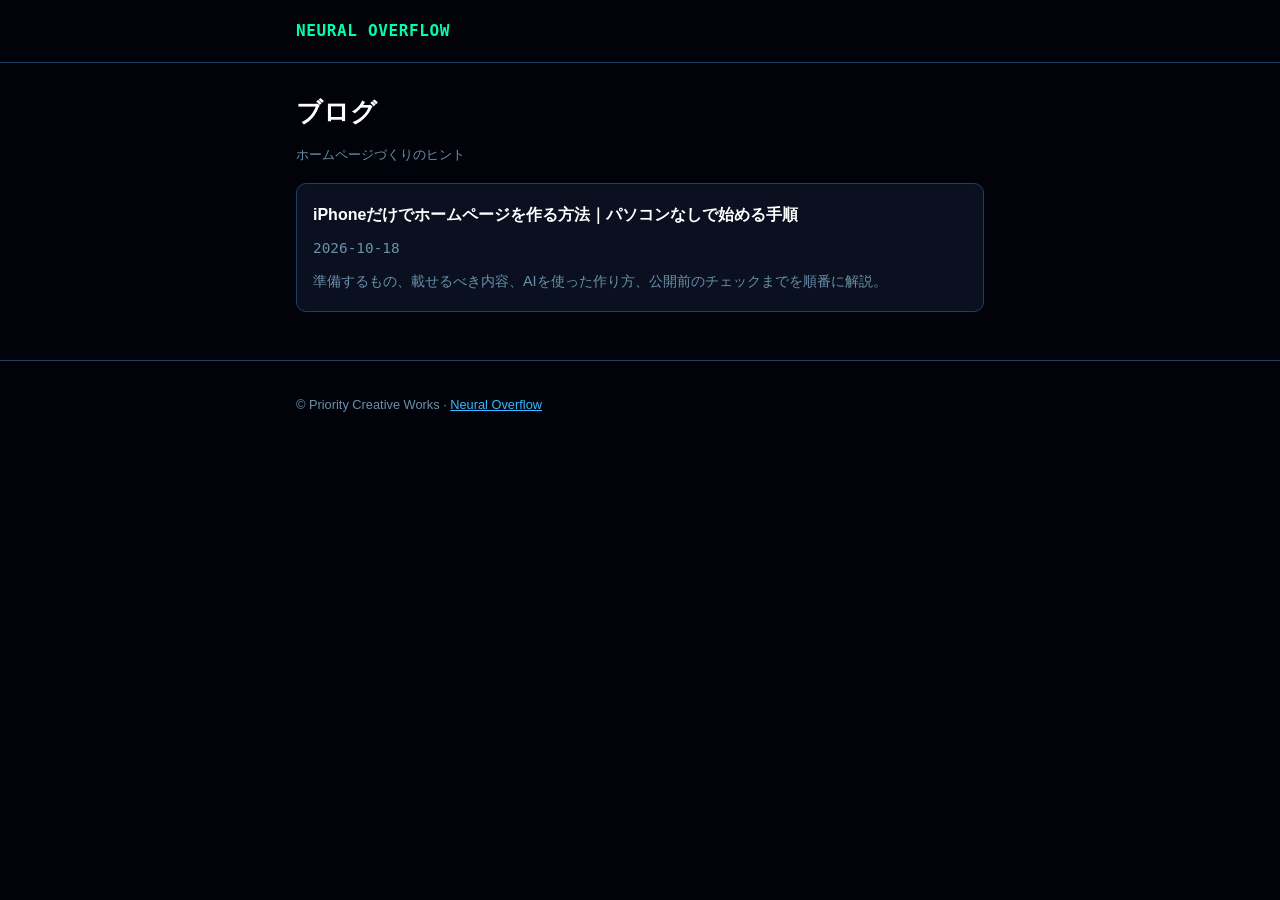
<file: blog/index.html>
<!doctype html>
<html lang="ja">
<head>
<meta charset="utf-8">
<meta name="viewport" content="width=device-width,initial-scale=1">
<title>ブログ — Neural Overflow</title>
<meta name="description" content="パソコンなし・専門知識なしでホームページを作るためのヒントを発信しています。">
<link rel="canonical" href="https://neural-overflow.com/blog/">
<link rel="stylesheet" href="blog.css">
</head>
<body>
<header class="site"><div class="wrap"><a href="/">NEURAL OVERFLOW</a></div></header>
<main class="wrap">
<h1>ブログ</h1>
<p class="meta">ホームページづくりのヒント</p>
<ul class="post-list">
<!-- POSTS:START -->
<li><a href="iphone-homepage-ai.html">iPhoneだけでホームページを作る方法｜パソコンなしで始める手順</a><p class="meta">2026-10-18</p><p>準備するもの、載せるべき内容、AIを使った作り方、公開前のチェックまでを順番に解説。</p></li>
<!-- POSTS:END -->
</ul>
</main>
<footer><div class="wrap">© Priority Creative Works · <a href="/">Neural Overflow</a></div></footer>
</body>
</html>
</file>
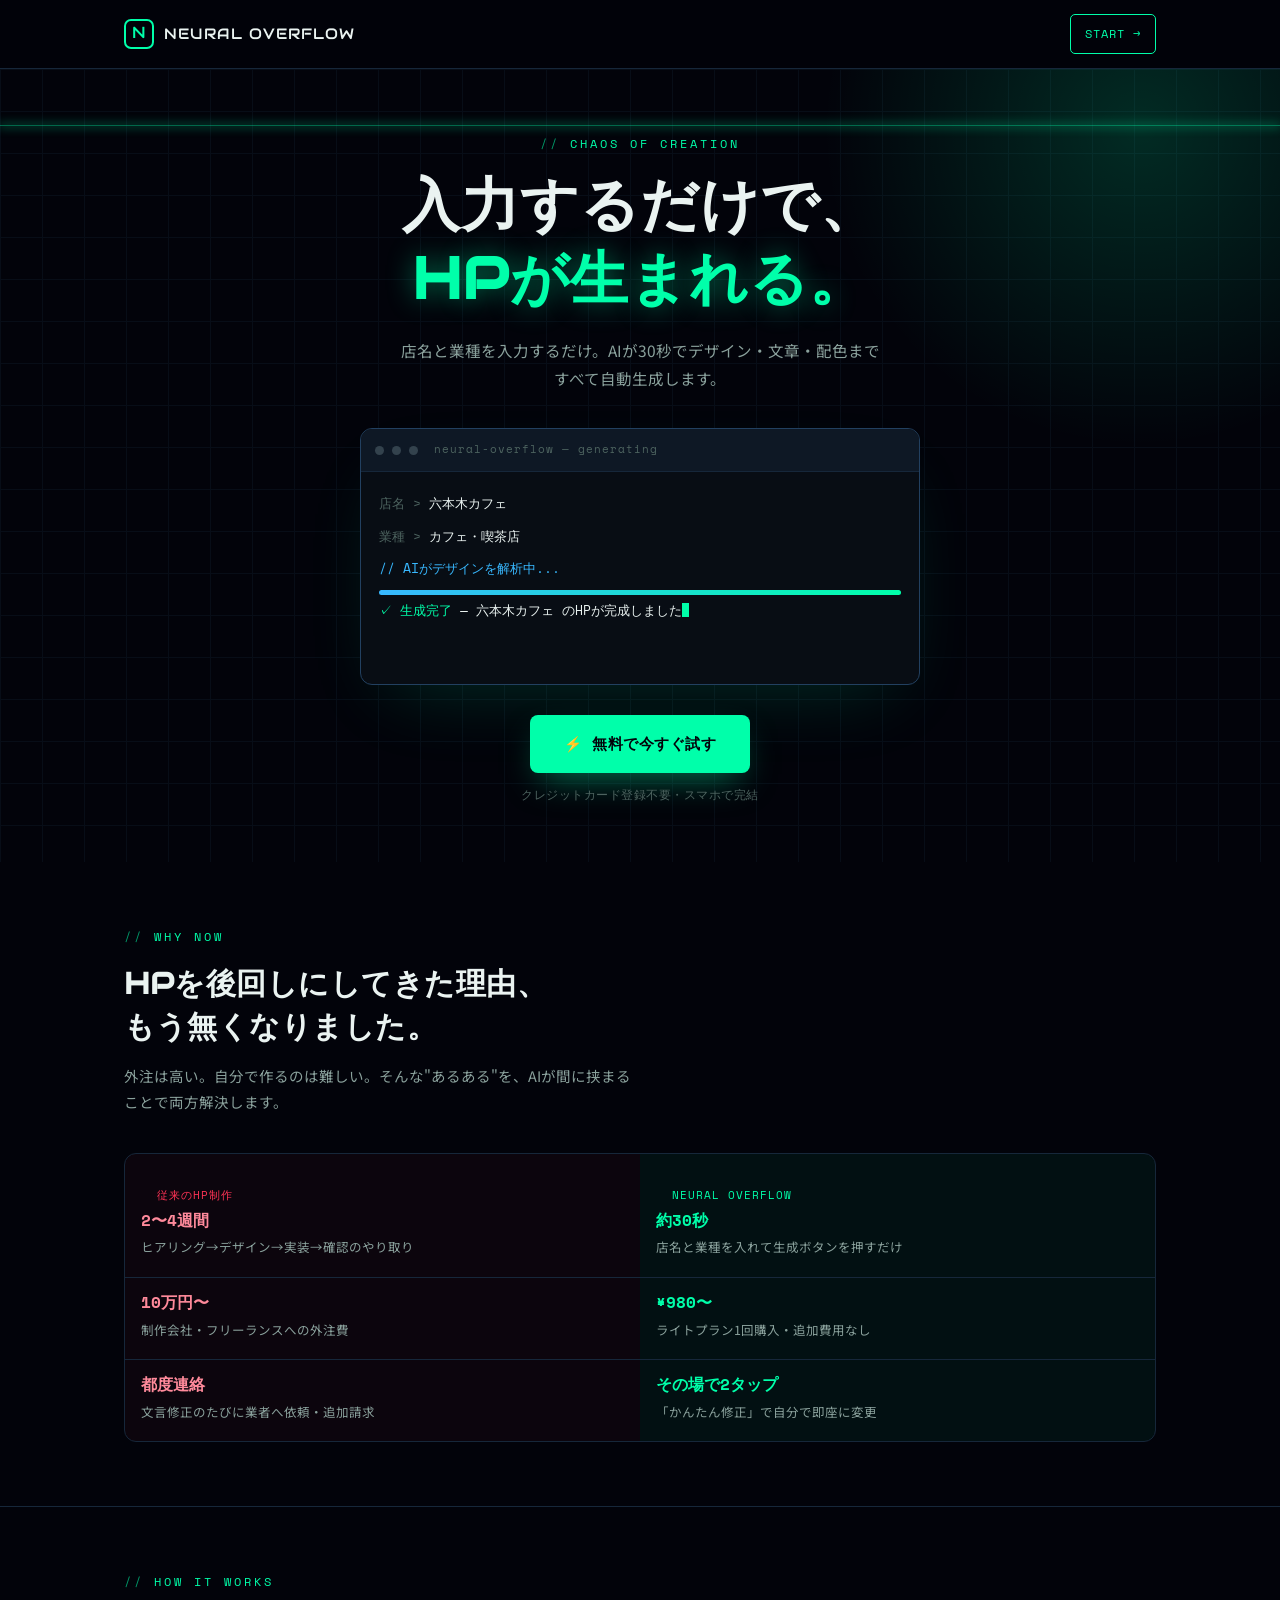
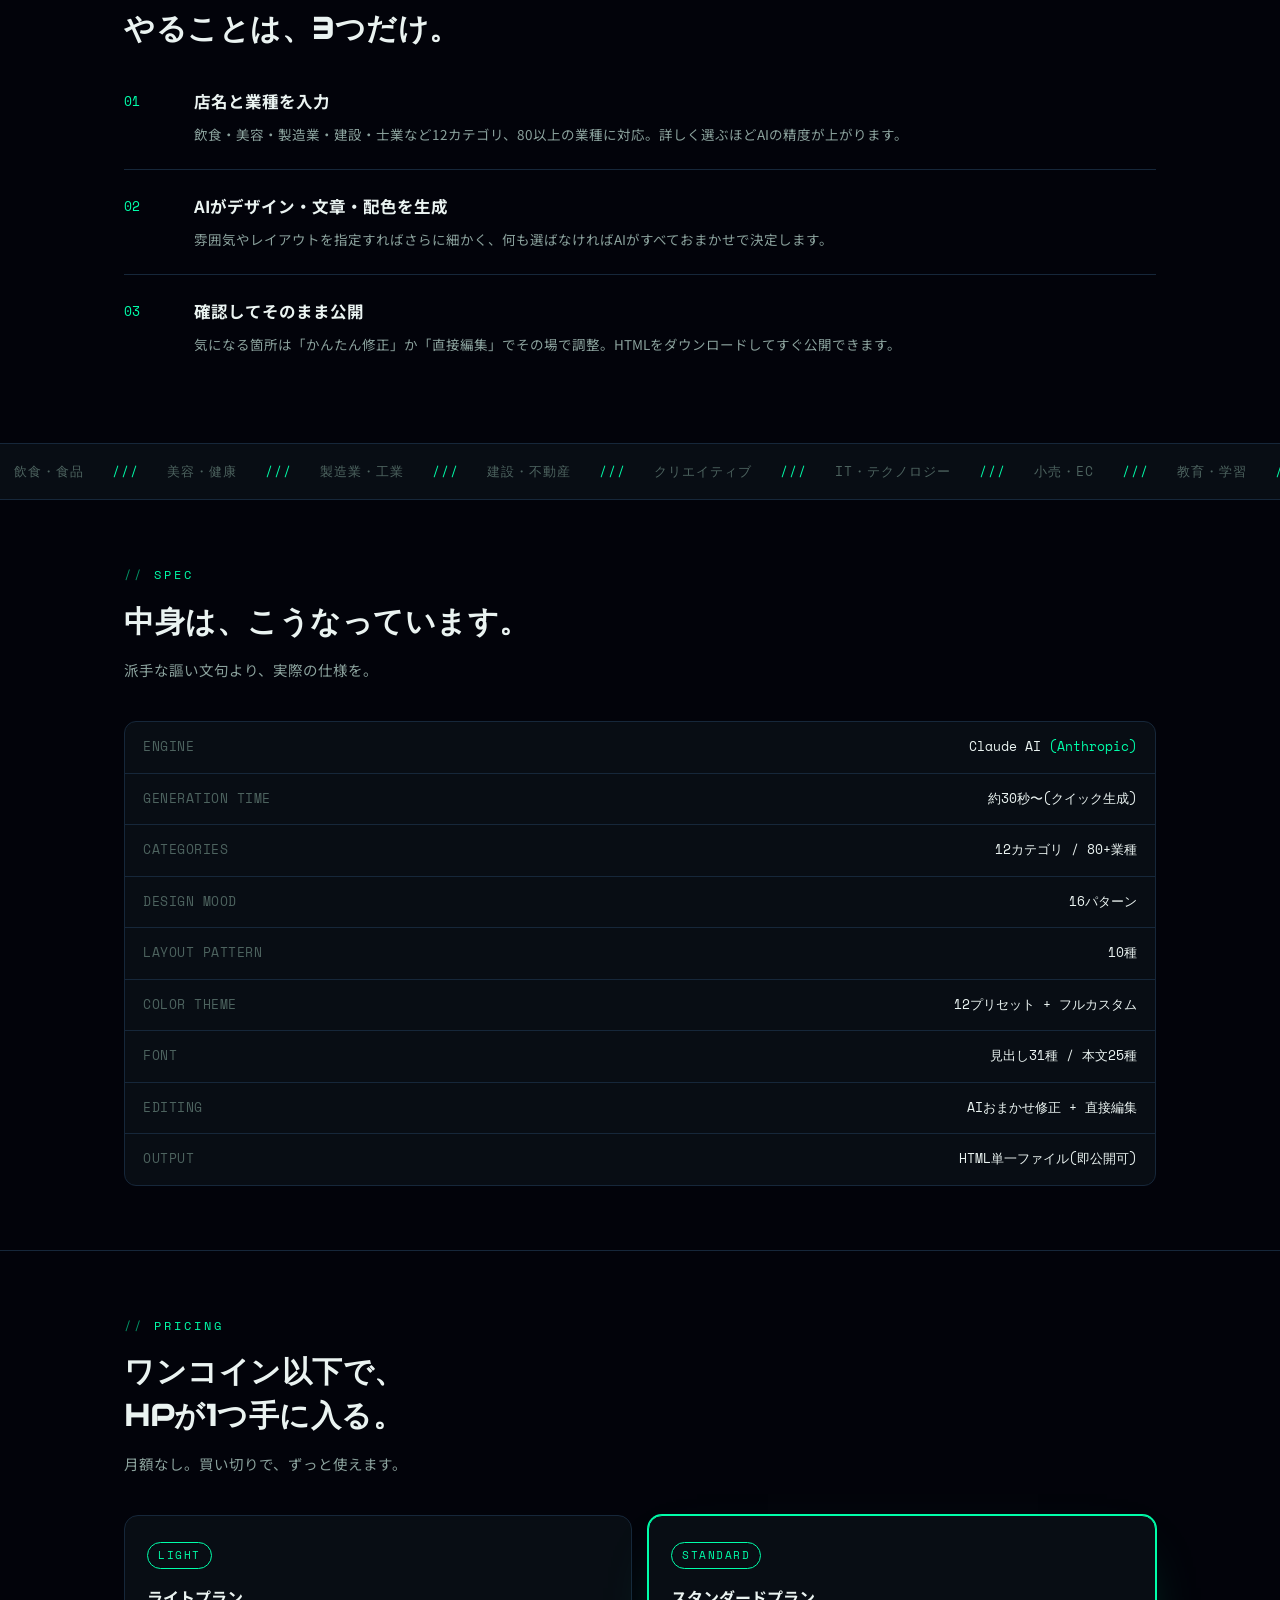
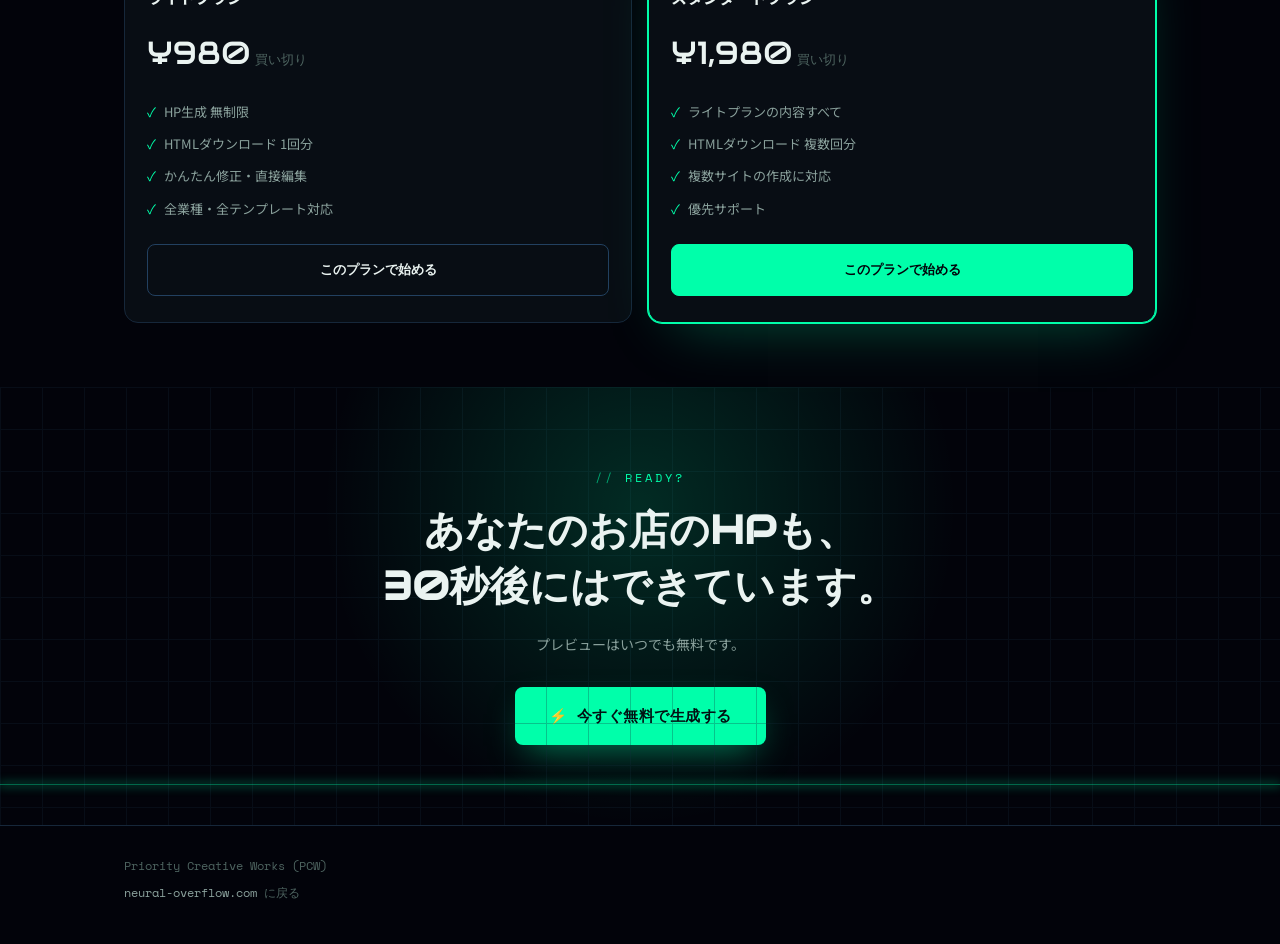
<file: about.html>
<!DOCTYPE html>
<html lang="ja">
<head>
<meta charset="UTF-8">
<meta name="viewport" content="width=device-width, initial-scale=1.0">
<title>Neural Overflow — 入力するだけで、HPが生まれる。</title>
<meta name="description" content="店名と業種を入れるだけ。AIが30秒でプロ級のホームページを生成します。">

<meta property="og:title" content="Neural Overflow — 入力するだけで、HPが生まれる。">
<meta property="og:description" content="店名と業種を入れるだけ。AIが30秒でプロ級のホームページを生成します。">
<meta property="og:type" content="website">
<meta property="og:image" content="https://neural-overflow.com/ogp-image.png">
<meta property="og:url" content="https://neural-overflow.com/about.html">
<meta name="twitter:card" content="summary_large_image">
<meta name="twitter:image" content="https://neural-overflow.com/ogp-image.png">

<link rel="apple-touch-icon" href="apple-touch-icon.png">
<link href="https://fonts.googleapis.com/css2?family=Audiowide&family=Space+Mono:wght@400;700&family=Noto+Sans+JP:wght@300;400;500;700;900&display=swap" rel="stylesheet">

<style>
:root{
  --bg:#02030a;
  --surface:#080d14;
  --surface2:#0e1825;
  --line:#16273a;
  --line-bright:#224060;
  --mint:#00ffaa;
  --cyan:#38b8ff;
  --red:#ff3355;
  --orange:#ff9500;
  --ink:#eaf3f1;
  --ink-dim:#8aa19c;
  --ink-faint:#4d635f;
}
*{margin:0;padding:0;box-sizing:border-box;}
html{scroll-behavior:smooth;}
body{
  background:var(--bg);
  color:var(--ink);
  font-family:'Noto Sans JP',sans-serif;
  font-weight:400;
  line-height:1.8;
  overflow-x:hidden;
  -webkit-font-smoothing:antialiased;
}
img{max-width:100%;display:block;}
a{color:inherit;text-decoration:none;}
.disp{font-family:'Audiowide',sans-serif;}
.mono{font-family:'Space Mono',monospace;}
.wrap{max-width:1080px;margin:0 auto;padding:0 24px;}
.eyebrow{
  font-family:'Space Mono',monospace;
  font-size:12px;
  letter-spacing:3px;
  color:var(--mint);
  margin-bottom:14px;
  display:flex;align-items:center;gap:10px;
}
.eyebrow::before{content:'//';opacity:.6;}
.hairline{height:1px;background:var(--line);width:100%;}

/* ===== grid/scan backdrop (used sparingly: hero + final CTA only) ===== */
.tech-bg{position:relative;overflow:hidden;}
.tech-bg .grid{
  position:absolute;inset:0;opacity:.28;pointer-events:none;
  background-image:linear-gradient(var(--line) 1px,transparent 1px),linear-gradient(90deg,var(--line) 1px,transparent 1px);
  background-size:42px 42px;
}
.tech-bg .glow{
  position:absolute;width:640px;height:640px;border-radius:50%;pointer-events:none;
  background:radial-gradient(circle,rgba(0,255,170,.16) 0%,rgba(0,255,170,0) 70%);
}
.tech-bg .scan{
  position:absolute;left:0;right:0;height:1px;pointer-events:none;
  background:rgba(0,255,170,.4);box-shadow:0 0 10px 1px rgba(0,255,170,.5);
}

/* ===== nav ===== */
.nav{
  position:sticky;top:0;z-index:50;
  background:rgba(2,3,10,.78);backdrop-filter:blur(10px);
  border-bottom:1px solid var(--line);
}
.nav-inner{
  max-width:1080px;margin:0 auto;padding:14px 24px;
  display:flex;align-items:center;justify-content:space-between;
}
.brand{display:flex;align-items:center;gap:10px;font-family:'Audiowide',sans-serif;font-size:15px;letter-spacing:1px;}
.brand .mark{
  width:30px;height:30px;border:2px solid var(--mint);border-radius:7px;
  display:flex;align-items:center;justify-content:center;color:var(--mint);
  font-size:16px;flex-shrink:0;
}
.nav-cta{
  font-family:'Space Mono',monospace;font-size:12px;letter-spacing:1px;
  border:1px solid var(--mint);color:var(--mint);padding:8px 14px;border-radius:5px;
  transition:background .2s,color .2s;white-space:nowrap;
}
.nav-cta:active{background:var(--mint);color:#02030a;}

/* ===== hero ===== */
.hero{padding:64px 0 56px;}
.hero .glow{top:-260px;right:-180px;}
.hero .scan{top:56px;}
.hero-inner{position:relative;z-index:2;}
.hero-tag{text-align:center;}
.hero h1{
  font-family:'Audiowide',sans-serif;
  font-size:clamp(34px,9vw,58px);
  line-height:1.28;
  text-align:center;
  letter-spacing:1px;
  margin:6px 0 20px;
}
.hero h1 .accent{color:var(--mint);text-shadow:0 0 28px rgba(0,255,170,.45);}
.hero p.sub{
  text-align:center;color:var(--ink-dim);font-size:15.5px;
  max-width:480px;margin:0 auto 36px;
}

/* terminal — signature element */
.terminal{
  max-width:560px;margin:0 auto 30px;
  background:var(--surface);border:1px solid var(--line-bright);border-radius:12px;
  overflow:hidden;box-shadow:0 30px 80px -30px rgba(0,255,170,.18);
}
.terminal-bar{
  display:flex;align-items:center;gap:8px;padding:11px 14px;
  background:var(--surface2);border-bottom:1px solid var(--line);
}
.terminal-dot{width:9px;height:9px;border-radius:50%;background:#33424d;}
.terminal-bar span.label{
  margin-left:8px;font-family:'Space Mono',monospace;font-size:11px;color:var(--ink-faint);letter-spacing:1px;
}
.terminal-body{padding:20px 18px 22px;font-family:'Space Mono',monospace;font-size:13px;min-height:212px;}
.t-line{display:flex;gap:8px;margin-bottom:9px;opacity:0;animation:tIn .3s forwards;}
.t-prompt{color:var(--ink-faint);flex-shrink:0;}
.t-val{color:var(--ink);}
.t-sys{color:var(--cyan);}
.t-ok{color:var(--mint);}
.t-bar-track{height:5px;background:var(--surface2);border-radius:3px;overflow:hidden;margin:10px 0 4px;width:100%;}
.t-bar-fill{height:100%;width:0%;background:linear-gradient(90deg,var(--cyan),var(--mint));transition:width 1.1s cubic-bezier(.3,.7,.2,1);}
@keyframes tIn{to{opacity:1;}}
.cursor{display:inline-block;width:7px;height:14px;background:var(--mint);animation:blink 1s steps(1) infinite;vertical-align:-2px;}
@keyframes blink{50%{opacity:0;}}

.hero-cta{display:flex;flex-direction:column;align-items:center;gap:12px;}
.btn-primary{
  font-family:'Space Mono',monospace;font-weight:700;font-size:14.5px;letter-spacing:.5px;
  background:var(--mint);color:#02030a;border:none;border-radius:8px;
  padding:16px 34px;display:inline-flex;align-items:center;gap:8px;
  box-shadow:0 14px 36px -12px rgba(0,255,170,.5);
}
.btn-primary:active{transform:scale(.97);}
.hero-note{font-family:'Space Mono',monospace;font-size:11.5px;color:var(--ink-faint);letter-spacing:.5px;}

/* ===== reveal ===== */
.reveal{opacity:0;transform:translateY(18px);transition:opacity .6s ease,transform .6s ease;}
.reveal.in{opacity:1;transform:none;}

/* ===== section spacing ===== */
section.block{padding:64px 0;}
.block h2{
  font-family:'Audiowide',sans-serif;font-size:clamp(22px,5.5vw,30px);
  line-height:1.45;margin-bottom:14px;letter-spacing:.5px;
}
.block p.lead{color:var(--ink-dim);font-size:14.5px;max-width:520px;margin-bottom:38px;}

/* ===== compare ===== */
.compare{border:1px solid var(--line);border-radius:12px;overflow:hidden;}
.compare-row{display:grid;grid-template-columns:1fr 1fr;}
.compare-row + .compare-row{border-top:1px solid var(--line);}
.compare-head{
  font-family:'Space Mono',monospace;font-size:11px;letter-spacing:1px;
  padding:14px 16px 0;color:var(--ink-faint);
}
.compare-cell{padding:10px 16px 18px;font-size:14px;}
.compare-row:first-child .compare-cell{padding-top:18px;}
.col-old{background:rgba(255,51,85,.04);}
.col-new{background:rgba(0,255,170,.05);}
.compare-row:first-child .col-old .compare-head{color:var(--red);}
.compare-row:first-child .col-new .compare-head{color:var(--mint);}
.compare-val{font-family:'Space Mono',monospace;font-weight:700;font-size:16px;margin-bottom:2px;}
.col-old .compare-val{color:#ff8a9b;}
.col-new .compare-val{color:var(--mint);}
.compare-desc{color:var(--ink-dim);font-size:12.5px;}

/* ===== steps ===== */
.steps{display:flex;flex-direction:column;gap:0;}
.step{display:grid;grid-template-columns:52px 1fr;gap:18px;padding:22px 0;position:relative;}
.step + .step{border-top:1px solid var(--line);}
.step-num{font-family:'Space Mono',monospace;font-size:13px;color:var(--mint);padding-top:3px;}
.step h3{font-size:16.5px;margin-bottom:6px;font-weight:700;}
.step p{color:var(--ink-dim);font-size:13.5px;}

/* ===== spec sheet ===== */
.spec{border:1px solid var(--line);border-radius:12px;background:var(--surface);overflow:hidden;}
.spec-row{
  display:flex;justify-content:space-between;gap:16px;
  padding:14px 18px;font-family:'Space Mono',monospace;font-size:12.5px;
}
.spec-row + .spec-row{border-top:1px solid var(--line);}
.spec-key{color:var(--ink-faint);letter-spacing:.5px;}
.spec-val{color:var(--ink);text-align:right;}
.spec-val .hi{color:var(--mint);}

/* ===== marquee ===== */
.marquee-wrap{
  border-top:1px solid var(--line);border-bottom:1px solid var(--line);
  overflow:hidden;padding:16px 0;background:var(--surface);
}
.marquee{
  display:flex;white-space:nowrap;width:max-content;
  font-family:'Space Mono',monospace;font-size:13px;color:var(--ink-faint);letter-spacing:1px;
  animation:scroll 30s linear infinite;
}
.marquee span{padding:0 14px;}
.marquee span.hl{color:var(--mint);}
@keyframes scroll{from{transform:translateX(0);}to{transform:translateX(-50%);}}

/* ===== pricing ===== */
.price-grid{display:grid;grid-template-columns:1fr;gap:16px;}
@media(min-width:680px){.price-grid{grid-template-columns:1fr 1fr;}}
.price-card{
  border:1px solid var(--line);border-radius:14px;padding:26px 22px;background:var(--surface);
  display:flex;flex-direction:column;
}
.price-card.featured{border-color:var(--mint);box-shadow:0 0 0 1px var(--mint),0 24px 60px -28px rgba(0,255,170,.35);}
.price-badge{
  font-family:'Space Mono',monospace;font-size:10.5px;letter-spacing:1.5px;color:var(--mint);
  border:1px solid var(--mint);border-radius:20px;padding:3px 10px;display:inline-block;margin-bottom:14px;width:fit-content;
}
.price-name{font-size:16px;font-weight:700;margin-bottom:4px;}
.price-amount{font-family:'Audiowide',sans-serif;font-size:32px;margin:8px 0 18px;}
.price-amount span{font-family:'Space Mono',monospace;font-size:13px;color:var(--ink-faint);font-weight:400;margin-left:4px;}
.price-feats{list-style:none;display:flex;flex-direction:column;gap:9px;margin-bottom:24px;flex:1;}
.price-feats li{font-size:13px;color:var(--ink-dim);display:flex;gap:8px;}
.price-feats li::before{content:'✓';color:var(--mint);flex-shrink:0;}
.btn-secondary{
  font-family:'Space Mono',monospace;font-size:13px;font-weight:700;text-align:center;
  border:1px solid var(--line-bright);border-radius:8px;padding:13px;color:var(--ink);
}
.price-card.featured .btn-secondary{background:var(--mint);color:#02030a;border-color:var(--mint);}

/* ===== final cta ===== */
.final-cta{padding:80px 0;text-align:center;position:relative;}
.final-cta .glow{top:-200px;left:50%;transform:translateX(-50%);}
.final-cta .scan{bottom:40px;}
.final-cta h2{
  font-family:'Audiowide',sans-serif;font-size:clamp(26px,7vw,40px);line-height:1.4;
  position:relative;z-index:2;margin-bottom:18px;
}
.final-cta p{color:var(--ink-dim);font-size:14px;margin-bottom:30px;position:relative;z-index:2;}

/* ===== footer ===== */
footer{border-top:1px solid var(--line);padding:30px 0 40px;}
.foot-inner{display:flex;flex-direction:column;gap:6px;font-family:'Space Mono',monospace;font-size:11.5px;color:var(--ink-faint);}
.foot-inner a{color:var(--ink-dim);}

@media(prefers-reduced-motion:reduce){
  *{animation-duration:.001ms !important;animation-iteration-count:1 !important;transition-duration:.001ms !important;}
  html{scroll-behavior:auto;}
}
</style>
</head>
<body>

<nav class="nav">
  <div class="nav-inner">
    <div class="brand"><span class="mark">N</span>NEURAL OVERFLOW</div>
    <a class="nav-cta" href="https://neural-overflow.com">START →</a>
  </div>
</nav>

<!-- ===== HERO ===== -->
<header class="hero tech-bg">
  <div class="grid"></div>
  <div class="glow"></div>
  <div class="scan"></div>
  <div class="wrap hero-inner">
    <div class="hero-tag"><span class="eyebrow" style="justify-content:center">CHAOS OF CREATION</span></div>
    <h1>入力するだけで、<br><span class="accent">HPが生まれる。</span></h1>
    <p class="sub">店名と業種を入力するだけ。AIが30秒でデザイン・文章・配色まですべて自動生成します。</p>

    <div class="terminal">
      <div class="terminal-bar">
        <div class="terminal-dot"></div><div class="terminal-dot"></div><div class="terminal-dot"></div>
        <span class="label">neural-overflow — generating</span>
      </div>
      <div class="terminal-body" id="termBody"></div>
    </div>

    <div class="hero-cta">
      <a class="btn-primary" href="https://neural-overflow.com">⚡ 無料で今すぐ試す</a>
      <span class="hero-note">クレジットカード登録不要・スマホで完結</span>
    </div>
  </div>
</header>

<!-- ===== PROBLEM / COMPARE ===== -->
<section class="block">
  <div class="wrap reveal">
    <span class="eyebrow">WHY NOW</span>
    <h2>HPを後回しにしてきた理由、<br>もう無くなりました。</h2>
    <p class="lead">外注は高い。自分で作るのは難しい。そんな"あるある"を、AIが間に挟まることで両方解決します。</p>

    <div class="compare">
      <div class="compare-row">
        <div class="compare-cell col-old">
          <div class="compare-head">従来のHP制作</div>
          <div class="compare-val">2〜4週間</div>
          <div class="compare-desc">ヒアリング→デザイン→実装→確認のやり取り</div>
        </div>
        <div class="compare-cell col-new">
          <div class="compare-head">NEURAL OVERFLOW</div>
          <div class="compare-val">約30秒</div>
          <div class="compare-desc">店名と業種を入れて生成ボタンを押すだけ</div>
        </div>
      </div>
      <div class="compare-row">
        <div class="compare-cell col-old">
          <div class="compare-val">10万円〜</div>
          <div class="compare-desc">制作会社・フリーランスへの外注費</div>
        </div>
        <div class="compare-cell col-new">
          <div class="compare-val">¥980〜</div>
          <div class="compare-desc">ライトプラン1回購入・追加費用なし</div>
        </div>
      </div>
      <div class="compare-row">
        <div class="compare-cell col-old">
          <div class="compare-val">都度連絡</div>
          <div class="compare-desc">文言修正のたびに業者へ依頼・追加請求</div>
        </div>
        <div class="compare-cell col-new">
          <div class="compare-val">その場で2タップ</div>
          <div class="compare-desc">「かんたん修正」で自分で即座に変更</div>
        </div>
      </div>
    </div>
  </div>
</section>

<div class="hairline"></div>

<!-- ===== HOW IT WORKS ===== -->
<section class="block">
  <div class="wrap reveal">
    <span class="eyebrow">HOW IT WORKS</span>
    <h2>やることは、3つだけ。</h2>
    <div class="steps">
      <div class="step">
        <div class="step-num mono">01</div>
        <div><h3>店名と業種を入力</h3><p>飲食・美容・製造業・建設・士業など12カテゴリ、80以上の業種に対応。詳しく選ぶほどAIの精度が上がります。</p></div>
      </div>
      <div class="step">
        <div class="step-num mono">02</div>
        <div><h3>AIがデザイン・文章・配色を生成</h3><p>雰囲気やレイアウトを指定すればさらに細かく、何も選ばなければAIがすべておまかせで決定します。</p></div>
      </div>
      <div class="step">
        <div class="step-num mono">03</div>
        <div><h3>確認してそのまま公開</h3><p>気になる箇所は「かんたん修正」か「直接編集」でその場で調整。HTMLをダウンロードしてすぐ公開できます。</p></div>
      </div>
    </div>
  </div>
</section>

<!-- ===== INDUSTRY MARQUEE ===== -->
<div class="marquee-wrap">
  <div class="marquee" id="marquee"></div>
</div>

<!-- ===== SPEC SHEET ===== -->
<section class="block">
  <div class="wrap reveal">
    <span class="eyebrow">SPEC</span>
    <h2>中身は、こうなっています。</h2>
    <p class="lead">派手な謳い文句より、実際の仕様を。</p>
    <div class="spec">
      <div class="spec-row"><span class="spec-key">ENGINE</span><span class="spec-val">Claude AI <span class="hi">(Anthropic)</span></span></div>
      <div class="spec-row"><span class="spec-key">GENERATION TIME</span><span class="spec-val hi">約30秒〜(クイック生成)</span></div>
      <div class="spec-row"><span class="spec-key">CATEGORIES</span><span class="spec-val">12カテゴリ / 80+業種</span></div>
      <div class="spec-row"><span class="spec-key">DESIGN MOOD</span><span class="spec-val">16パターン</span></div>
      <div class="spec-row"><span class="spec-key">LAYOUT PATTERN</span><span class="spec-val">10種</span></div>
      <div class="spec-row"><span class="spec-key">COLOR THEME</span><span class="spec-val">12プリセット + フルカスタム</span></div>
      <div class="spec-row"><span class="spec-key">FONT</span><span class="spec-val">見出し31種 / 本文25種</span></div>
      <div class="spec-row"><span class="spec-key">EDITING</span><span class="spec-val">AIおまかせ修正 + 直接編集</span></div>
      <div class="spec-row"><span class="spec-key">OUTPUT</span><span class="spec-val hi">HTML単一ファイル(即公開可)</span></div>
    </div>
  </div>
</section>

<div class="hairline"></div>

<!-- ===== PRICING ===== -->
<section class="block">
  <div class="wrap reveal">
    <span class="eyebrow">PRICING</span>
    <h2>ワンコイン以下で、<br>HPが1つ手に入る。</h2>
    <p class="lead">月額なし。買い切りで、ずっと使えます。</p>

    <div class="price-grid">
      <div class="price-card">
        <span class="price-badge">LIGHT</span>
        <div class="price-name">ライトプラン</div>
        <div class="price-amount">¥980<span>買い切り</span></div>
        <ul class="price-feats">
          <li>HP生成 無制限</li>
          <li>HTMLダウンロード 1回分</li>
          <li>かんたん修正・直接編集</li>
          <li>全業種・全テンプレート対応</li>
        </ul>
        <a class="btn-secondary" href="https://neural-overflow.booth.pm/items/8510654">このプランで始める</a>
      </div>
      <div class="price-card featured">
        <span class="price-badge">STANDARD</span>
        <div class="price-name">スタンダードプラン</div>
        <div class="price-amount">¥1,980<span>買い切り</span></div>
        <ul class="price-feats">
          <li>ライトプランの内容すべて</li>
          <li>HTMLダウンロード 複数回分</li>
          <li>複数サイトの作成に対応</li>
          <li>優先サポート</li>
        </ul>
        <a class="btn-secondary" href="https://neural-overflow.booth.pm/items/8510672">このプランで始める</a>
      </div>
    </div>
  </div>
</section>

<!-- ===== FINAL CTA ===== -->
<section class="final-cta tech-bg">
  <div class="grid"></div>
  <div class="glow"></div>
  <div class="scan"></div>
  <div class="wrap">
    <span class="eyebrow" style="justify-content:center">READY?</span>
    <h2>あなたのお店のHPも、<br>30秒後にはできています。</h2>
    <p>プレビューはいつでも無料です。</p>
    <a class="btn-primary" href="https://neural-overflow.com">⚡ 今すぐ無料で生成する</a>
  </div>
</section>

<footer>
  <div class="wrap foot-inner">
    <div>Priority Creative Works (PCW)</div>
    <div><a href="https://neural-overflow.com">neural-overflow.com</a> に戻る</div>
  </div>
</footer>

<script>
// ---- hero terminal animation ----
const examples = [
  {name:'六本木カフェ', biz:'カフェ・喫茶店'},
  {name:'はなみずき美容室', biz:'美容院・ヘアサロン'},
  {name:'湘南工務店', biz:'建設会社・工務店'},
];
let exIdx = 0;
const termBody = document.getElementById('termBody');

function lineHTML(html, delay){
  return `<div class="t-line" style="animation-delay:${delay}ms">${html}</div>`;
}

function runTerminal(){
  const ex = examples[exIdx % examples.length];
  exIdx++;
  termBody.innerHTML = '';
  const lines = [
    lineHTML(`<span class="t-prompt">店名 ></span><span class="t-val">${ex.name}</span>`, 0),
    lineHTML(`<span class="t-prompt">業種 ></span><span class="t-val">${ex.biz}</span>`, 350),
    lineHTML(`<span class="t-sys">// AIがデザインを解析中...</span>`, 750),
  ];
  termBody.innerHTML = lines.join('');

  const bar = document.createElement('div');
  bar.className = 't-bar-track';
  bar.innerHTML = '<div class="t-bar-fill" id="tFill"></div>';
  bar.style.opacity = '0';
  bar.style.animation = 'tIn .3s forwards';
  bar.style.animationDelay = '1100ms';
  termBody.appendChild(bar);

  setTimeout(() => {
    const fill = document.getElementById('tFill');
    if(fill) fill.style.width = '100%';
  }, 1250);

  setTimeout(() => {
    const done = document.createElement('div');
    done.className = 't-line';
    done.style.opacity = '0';
    done.style.animation = 'tIn .3s forwards';
    done.innerHTML = `<span class="t-ok">✓ 生成完了</span><span class="t-val">— ${ex.name} のHPが完成しました<span class="cursor"></span></span>`;
    termBody.appendChild(done);
  }, 2500);
}
runTerminal();
setInterval(runTerminal, 5200);

// ---- scroll reveal ----
const revealEls = document.querySelectorAll('.reveal');
const io = new IntersectionObserver((entries) => {
  entries.forEach(e => { if(e.isIntersecting){ e.target.classList.add('in'); io.unobserve(e.target); } });
}, {threshold:.15});
revealEls.forEach(el => io.observe(el));

// ---- marquee content ----
const industries = ['飲食・食品','美容・健康','製造業・工業','建設・不動産','クリエイティブ','IT・テクノロジー','小売・EC','教育・学習','士業・専門職','医療・介護','物流・運輸','その他・一般'];
const mq = document.getElementById('marquee');
const seq = industries.map(t => `<span>${t}</span><span class="hl">///</span>`).join('');
mq.innerHTML = seq + seq;
</script>

</body>
</html>
</file>
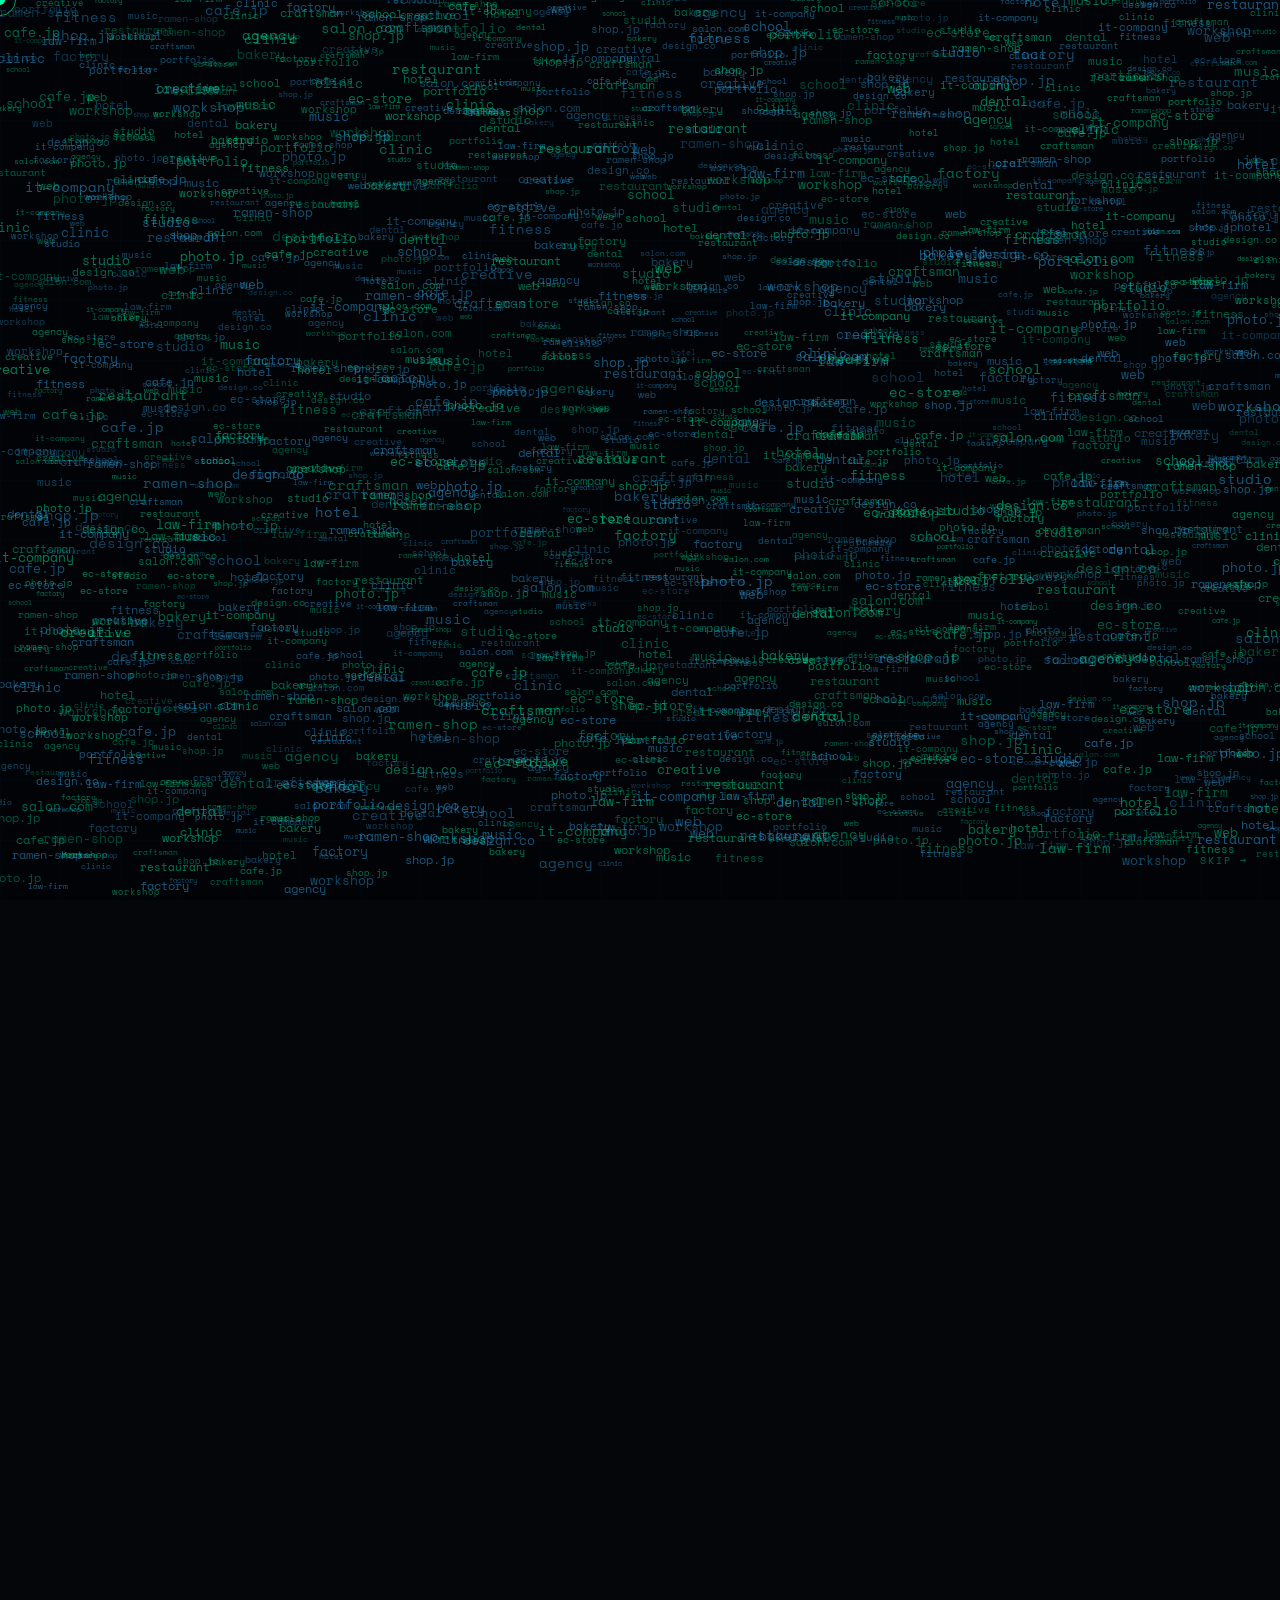
<file: hp-builder.html>
<!DOCTYPE html>
<html lang="ja">
<head>
<meta charset="UTF-8">
<meta name="viewport" content="width=device-width, initial-scale=1.0">
<title>SITE//FORGE v2 — HPを鍛造する</title>
<link href="https://fonts.googleapis.com/css2?family=Bebas+Neue&family=Noto+Sans+JP:wght@300;400;700;900&family=Noto+Serif+JP:wght@400;700&family=Space+Mono:wght@400;700&family=Zen+Kaku+Gothic+New:wght@400;700;900&family=Shippori+Mincho:wght@400;700&family=M+PLUS+Rounded+1c:wght@400;700&family=Kaisei+Opti&family=Dela+Gothic+One&family=Yomogi&family=Zen+Old+Mincho:wght@400;700&family=Hachi+Maru+Pop&family=Rock+Salt&family=Monoton&family=Playfair+Display:wght@400;700;900&family=Raleway:wght@400;700;900&family=Oswald:wght@400;700&family=Abril+Fatface&family=Permanent+Marker&family=Special+Elite&family=Cinzel:wght@400;700&family=Cormorant+Garamond:wght@400;700&family=Josefin+Sans:wght@400;700&family=Righteous&display=swap" rel="stylesheet">
<style>
:root{
  --bg:#04060a;--s1:#080d14;--s2:#0e1825;--s3:#141e2e;
  --border:#224060;--b2:#2e5585;--b3:#3a6090;
  --lime:#00ffaa;--red:#ff3355;--blue:#38b8ff;--orange:#ff9500;
  --text:#ffffff;--muted:#6a90a8;--muted2:#99bfd0;--muted3:#c8dde8;
}
*{box-sizing:border-box;margin:0;padding:0;}
html,body{height:100%;overflow-x:hidden;}
body{background:var(--bg);color:var(--text);font-family:'Noto Sans JP',sans-serif;cursor:none;background-image:radial-gradient(ellipse 80% 50% at 20% -10%,rgba(0,180,255,.08) 0%,transparent 60%),radial-gradient(ellipse 60% 40% at 80% 110%,rgba(0,255,170,.06) 0%,transparent 60%);}

/* CURSOR */
#cur{position:fixed;width:10px;height:10px;background:var(--lime);border-radius:50%;pointer-events:none;z-index:9999;transform:translate(-50%,-50%);mix-blend-mode:screen;transition:width .1s,height .1s;}
#cur-ring{position:fixed;width:32px;height:32px;border:1px solid rgba(0,255,170,.6);border-radius:50%;pointer-events:none;z-index:9998;transform:translate(-50%,-50%);transition:all .07s ease;}
body:hover #cur{width:10px;}

/* GRID OVERLAY */
body::before{content:'';position:fixed;inset:0;background-image:linear-gradient(rgba(0,180,255,.02) 1px,transparent 1px),linear-gradient(90deg,rgba(0,180,255,.02) 1px,transparent 1px);background-size:60px 60px;pointer-events:none;z-index:9990;}
body::after{content:'';position:fixed;inset:0;pointer-events:none;z-index:9989;}

/* LOADER */
#loader{position:fixed;inset:0;background:#020408;display:flex;flex-direction:column;align-items:center;justify-content:center;z-index:9000;transition:opacity 1s,visibility 1s;}
#loader.hide{opacity:0;visibility:hidden;pointer-events:none;}
#loader-canvas{position:absolute;inset:0;width:100%;height:100%;}
.ld-skip{position:absolute;bottom:32px;right:32px;font-family:'Space Mono',monospace;font-size:10px;letter-spacing:.2em;color:rgba(0,255,170,.4);cursor:pointer;transition:color .2s;z-index:1;}
.ld-skip:hover{color:rgba(0,255,170,1);}
@keyframes flicker{0%,100%{opacity:1}48%{opacity:.82}74%{opacity:.95}}

/* HERO */
#hero{min-height:100vh;display:flex;flex-direction:column;justify-content:center;align-items:flex-start;padding:0 8vw;position:relative;overflow:hidden;}
.h-bgtxt{position:absolute;font-family:'Bebas Neue',sans-serif;font-size:clamp(120px,24vw,300px);color:transparent;-webkit-text-stroke:1px rgba(0,200,255,.08);top:50%;left:50%;transform:translate(-50%,-50%);white-space:nowrap;pointer-events:none;user-select:none;}
.h-tag{font-family:'Space Mono',monospace;font-size:11px;color:var(--lime);letter-spacing:.22em;text-transform:uppercase;margin-bottom:22px;opacity:0;animation:fup .6s .3s forwards;}
.h-tag::before{content:'// ';}
.h-title{font-family:'Bebas Neue',sans-serif;font-size:clamp(70px,15vw,210px);line-height:.87;letter-spacing:.02em;margin-bottom:28px;opacity:0;animation:fup .7s .5s forwards;}
.h-title em{color:var(--lime);font-style:normal;}
.h-sub{font-size:clamp(13px,1.7vw,17px);color:var(--muted3);font-weight:300;max-width:440px;line-height:1.85;margin-bottom:44px;opacity:0;animation:fup .7s .7s forwards;}
.h-cta{display:inline-flex;align-items:center;gap:12px;background:var(--lime);color:#000;font-family:'Bebas Neue',sans-serif;font-size:22px;letter-spacing:.1em;padding:16px 40px;border:none;cursor:none;text-decoration:none;transition:all .18s;clip-path:polygon(0 0,calc(100% - 12px) 0,100% 12px,100% 100%,12px 100%,0 calc(100% - 12px));opacity:0;animation:fup .7s .9s forwards;}
.h-cta:hover{background:#fff;transform:translate(-3px,-3px);box-shadow:6px 6px 0 var(--lime);}
.h-cta svg{width:18px;height:18px;}
.h-scroll{position:absolute;bottom:36px;right:8vw;font-family:'Space Mono',monospace;font-size:10px;letter-spacing:.2em;color:var(--muted2);writing-mode:vertical-rl;display:flex;align-items:center;gap:12px;}
.h-scroll::after{content:'';width:1px;height:56px;background:var(--muted2);}
@keyframes fup{from{opacity:0;transform:translateY(28px)}to{opacity:1;transform:translateY(0)}}

/* FEATURES BAR */
.feat-bar{display:flex;border-top:1px solid var(--border);border-bottom:1px solid var(--border);background:var(--s1);}
.feat-item{flex:1;padding:20px 16px;border-right:1px solid var(--border);text-align:center;transition:background .2s;}
.feat-item:last-child{border-right:none;}
.feat-item:hover{background:var(--s2);}
.feat-icon{font-size:22px;margin-bottom:6px;}
.feat-name{font-size:11px;font-weight:700;letter-spacing:.05em;color:var(--text);}
.feat-desc{font-size:10px;color:var(--muted2);margin-top:3px;}

/* TICKER */
.ticker{overflow:hidden;border-bottom:1px solid var(--border);padding:11px 0;background:var(--s1);}
.ticker-inner{display:flex;animation:tick 25s linear infinite;white-space:nowrap;}
.ticker-item{font-family:'Bebas Neue',sans-serif;font-size:13px;letter-spacing:.15em;color:var(--muted2);padding:0 36px;}
.ticker-item em{color:var(--lime);font-style:normal;}
@keyframes tick{0%{transform:translateX(0)}100%{transform:translateX(-50%)}}

/* APP */
#app{min-height:100vh;padding:72px 8vw;}
.sec-label{font-family:'Space Mono',monospace;font-size:10px;letter-spacing:.3em;color:var(--lime);margin-bottom:14px;}
.sec-title{font-family:'Bebas Neue',sans-serif;font-size:clamp(44px,7vw,90px);line-height:1;margin-bottom:56px;letter-spacing:.02em;}

/* STEP PROGRESS */
.progress-bar{display:flex;align-items:center;gap:0;margin-bottom:40px;overflow-x:auto;padding-bottom:4px;}
.pb-step{display:flex;align-items:center;gap:0;flex-shrink:0;}
.pb-dot{width:32px;height:32px;border:1px solid var(--border);display:flex;align-items:center;justify-content:center;font-family:'Space Mono',monospace;font-size:10px;transition:all .2s;cursor:none;flex-shrink:0;color:var(--muted2);}
.pb-dot.active{border-color:var(--lime);color:var(--lime);box-shadow:0 0 12px rgba(0,255,170,.3);}
.pb-dot.done{background:var(--lime);color:#000;border-color:var(--lime);}
.pb-label{font-size:10px;color:var(--muted2);margin-left:6px;white-space:nowrap;}
.pb-step.active .pb-label{color:var(--text);}
.pb-line{width:24px;height:1px;background:var(--border);flex-shrink:0;margin:0 4px;}
.pb-line.done{background:var(--lime);}

/* WIZARD */
.wizard-outer{display:grid;grid-template-columns:1fr 340px;gap:20px;align-items:start;}
.wizard-wrap{border:1px solid var(--border);min-height:600px;background:rgba(8,13,20,.98);box-shadow:0 0 60px rgba(0,180,255,.05),inset 0 0 60px rgba(0,0,0,.2);}

/* LIVE PREVIEW PANEL */
.live-preview-panel{position:sticky;top:20px;border:1px solid var(--border);background:var(--s1);overflow:hidden;}
.lp-header{display:flex;align-items:center;justify-content:space-between;padding:12px 16px;border-bottom:1px solid var(--border);background:var(--s2);}
.lp-title{font-family:'Space Mono',monospace;font-size:10px;letter-spacing:.2em;color:var(--lime);}
.lp-dot{width:6px;height:6px;border-radius:50%;background:var(--lime);animation:lpblink 2s infinite;}
@keyframes lpblink{0%,100%{opacity:1}50%{opacity:.3}}
.lp-browser{background:#fff;position:relative;overflow:hidden;}
.lp-browser-bar{background:#f0f0f0;padding:6px 10px;display:flex;align-items:center;gap:6px;border-bottom:1px solid #ddd;}
.lp-browser-dots{display:flex;gap:4px;}
.lp-browser-dot{width:8px;height:8px;border-radius:50%;}
.lp-url{flex:1;background:#fff;border:1px solid #ddd;border-radius:10px;padding:2px 10px;font-size:9px;color:#999;font-family:monospace;}
.lp-frame{width:100%;height:380px;border:none;display:block;}
.lp-footer{padding:10px 14px;border-top:1px solid var(--border);}
.lp-status{font-family:'Space Mono',monospace;font-size:9px;color:var(--muted2);letter-spacing:.1em;}
.lp-status em{color:var(--lime);}

/* STEP CONTENT */
.step-content{padding:36px 40px;display:none;animation:stepIn .25s ease;}
.step-content.active{display:block;}
@keyframes stepIn{from{opacity:0;transform:translateY(10px)}to{opacity:1;transform:translateY(0)}}
.sc-title{font-family:'Bebas Neue',sans-serif;font-size:36px;letter-spacing:.05em;margin-bottom:6px;color:var(--text);}
.sc-title em{color:var(--lime);font-style:normal;}
.sc-desc{font-size:11px;color:var(--muted3);margin-bottom:24px;line-height:1.6;font-family:'Space Mono',monospace;}
.sc-desc::before{content:'// ';color:var(--lime);}

/* FORM */
.field{margin-bottom:20px;}
.field label{display:block;font-size:10px;letter-spacing:.15em;color:var(--lime);text-transform:uppercase;margin-bottom:6px;font-family:'Space Mono',monospace;}
.field input,.field select,.field textarea{width:100%;background:rgba(14,24,37,.95);border:1px solid var(--border);color:#fff;padding:12px 16px;font-size:14px;font-family:'Noto Sans JP',sans-serif;outline:none;transition:border-color .2s,box-shadow .2s;-webkit-appearance:none;}
.field input::placeholder,.field textarea::placeholder{color:#5a8099;}
.field input:focus,.field select:focus,.field textarea:focus{border-color:var(--lime);box-shadow:0 0 0 2px rgba(0,255,170,.15),0 0 20px rgba(0,255,170,.08);}
.field select{background-image:url("data:image/svg+xml,%3Csvg xmlns='http://www.w3.org/2000/svg' width='10' height='7' viewBox='0 0 10 7'%3E%3Cpath d='M1 1l4 4 4-4' stroke='%2300ffaa' stroke-width='1.5' fill='none'/%3E%3C/svg%3E");background-repeat:no-repeat;background-position:right 14px center;cursor:none;}
.field select option,.field select optgroup{background:#0d1520;color:var(--text);}
.field textarea{resize:vertical;min-height:80px;line-height:1.65;}
.row2{display:grid;grid-template-columns:1fr 1fr;gap:16px;}

/* INDUSTRY TREE */
.industry-tree{display:grid;grid-template-columns:1fr 1fr 1fr 1fr;gap:10px;margin-bottom:20px;}
.ind-cat{border:1px solid var(--border);padding:14px;cursor:none;transition:all .15s;background:var(--s1);}
.ind-cat:hover{border-color:var(--b2);background:var(--s2);}
.ind-cat.selected{border-color:var(--lime);background:rgba(0,255,170,.05);box-shadow:0 0 20px rgba(0,255,170,.08);}
.ind-icon{font-size:22px;margin-bottom:6px;}
.ind-name{font-size:12px;font-weight:700;color:var(--text);}
.ind-sub-list{display:none;margin-top:12px;border-top:1px solid var(--border);padding-top:10px;}
.ind-cat.selected .ind-sub-list{display:flex;flex-direction:column;gap:4px;}
.ind-sub-item{font-size:11px;color:var(--muted2);padding:4px 8px;cursor:none;transition:all .1s;border-left:2px solid transparent;}
.ind-sub-item:hover{color:var(--text);border-left-color:var(--b2);}
.ind-sub-item.active{color:var(--lime);border-left-color:var(--lime);font-weight:700;}

/* PAGES */
.pages-grid{display:grid;grid-template-columns:1fr 1fr;gap:8px;margin-bottom:20px;}
.page-card{border:1px solid var(--border);padding:12px 14px;cursor:none;display:flex;align-items:center;gap:10px;transition:all .15s;background:var(--s1);}
.page-card:hover{border-color:var(--b2);}
.page-card.checked{border-color:var(--lime);background:rgba(0,255,170,.04);}
.page-card input[type=checkbox]{accent-color:var(--lime);width:14px;height:14px;flex-shrink:0;cursor:none;}
.page-card-info{flex:1;}
.page-card-name{font-size:12px;font-weight:700;color:var(--text);}
.page-card-desc{font-size:10px;color:var(--muted2);margin-top:2px;}
.page-tag{font-family:'Space Mono',monospace;font-size:9px;color:var(--lime);padding:2px 7px;border:1px solid var(--border);flex-shrink:0;}

/* VIBE GRID */
.vibe-grid{display:grid;grid-template-columns:repeat(4,1fr);gap:10px;margin-bottom:20px;}
.vibe-card{border:1px solid var(--border);padding:14px 10px;cursor:none;text-align:center;transition:all .15s;position:relative;background:var(--s1);}
.vibe-card:hover{border-color:var(--b2);background:var(--s2);}
.vibe-card.selected{border-color:var(--lime);background:rgba(0,255,170,.05);box-shadow:0 0 16px rgba(0,255,170,.1);}
.vibe-card.selected::after{content:'✓';position:absolute;top:5px;right:7px;font-size:9px;color:var(--lime);}
.vibe-icon{font-size:24px;margin-bottom:6px;}
.vibe-name{font-size:11px;font-weight:700;color:var(--text);}
.vibe-kw{font-size:9px;color:var(--muted2);margin-top:3px;line-height:1.4;}

/* COLOR SECTION */
.color-section{margin-bottom:28px;}
.color-section-title{font-size:11px;letter-spacing:.15em;color:var(--lime);text-transform:uppercase;margin-bottom:12px;font-family:'Space Mono',monospace;display:flex;align-items:center;gap:8px;}
.color-section-title::after{content:'';flex:1;height:1px;background:var(--border);}
.palette-row{display:flex;flex-wrap:wrap;gap:10px;margin-bottom:8px;}
.pal-item{display:flex;flex-direction:column;align-items:center;gap:5px;cursor:none;}
.pal-swatch{width:44px;height:44px;border:2px solid var(--border);transition:all .18s;position:relative;}
.pal-item.selected .pal-swatch{border-color:var(--lime);box-shadow:0 0 10px rgba(0,255,170,.4);}
.pal-item.selected .pal-swatch::after{content:'✓';position:absolute;inset:0;display:flex;align-items:center;justify-content:center;font-size:13px;color:#fff;text-shadow:0 1px 4px rgba(0,0,0,.9);}
.pal-name{font-size:8px;letter-spacing:.1em;color:var(--muted3);text-align:center;}
.custom-color-row{display:flex;align-items:center;gap:12px;margin-top:8px;flex-wrap:wrap;}
.custom-color-row label{font-size:11px;color:var(--muted3);}
.custom-color-row input[type=color]{width:40px;height:40px;border:1px solid var(--border);background:var(--s2);cursor:none;padding:2px;}

/* PAGE COLOR EDITOR */
.page-color-tabs{display:flex;gap:0;margin-bottom:16px;border-bottom:1px solid var(--border);}
.pct-tab{font-family:'Space Mono',monospace;font-size:10px;letter-spacing:.1em;padding:8px 16px;cursor:none;border:none;background:transparent;color:var(--muted2);border-bottom:2px solid transparent;transition:all .15s;}
.pct-tab.active{color:var(--lime);border-bottom-color:var(--lime);}
.pct-panel{display:none;}
.pct-panel.active{display:block;}

/* FONT SECTION */
.font-grid{display:grid;grid-template-columns:repeat(3,1fr);gap:10px;margin-bottom:8px;}
.font-card{border:1px solid var(--border);padding:14px;cursor:none;transition:all .15s;background:var(--s1);}
.font-card:hover{border-color:var(--b2);}
.font-card.selected{border-color:var(--lime);background:rgba(0,255,170,.04);}
.font-preview-jp{font-size:20px;margin-bottom:4px;color:var(--text);}
.font-preview-en{font-size:16px;opacity:.7;color:var(--text);}
.font-meta{font-size:9px;color:var(--muted2);font-family:'Space Mono',monospace;margin-top:4px;}
.font-extra{display:none;margin-bottom:8px;}
.font-extra.open{display:grid;grid-template-columns:repeat(3,1fr);gap:10px;}
.font-expand-btn{width:100%;background:transparent;border:1px dashed var(--border);color:var(--muted2);font-family:'Space Mono',monospace;font-size:10px;letter-spacing:.15em;padding:10px;cursor:none;transition:all .2s;margin-bottom:16px;display:flex;align-items:center;justify-content:center;gap:8px;}
.font-expand-btn:hover{border-color:var(--lime);color:var(--lime);}
.font-expand-btn .arrow{transition:transform .2s;}
.font-expand-btn.open .arrow{transform:rotate(180deg);}

/* IMAGE SECTION */
.img-section{margin-bottom:24px;}
.img-section-title{font-size:11px;letter-spacing:.15em;color:var(--lime);text-transform:uppercase;margin-bottom:12px;font-family:'Space Mono',monospace;}
.upload-zone{border:1px dashed var(--border);padding:28px;text-align:center;cursor:none;transition:all .2s;margin-bottom:12px;position:relative;background:var(--s1);}
.upload-zone:hover{border-color:var(--lime);background:rgba(0,255,170,.03);}
.upload-zone.drag-over{border-color:var(--lime);background:rgba(0,255,170,.06);}
.upload-zone input[type=file]{position:absolute;inset:0;opacity:0;cursor:pointer;}
.upload-icon{font-size:32px;margin-bottom:8px;}
.upload-text{font-size:12px;color:var(--muted3);}
.upload-sub{font-size:10px;color:var(--muted2);margin-top:4px;}
.img-preview-grid{display:flex;flex-wrap:wrap;gap:8px;margin-bottom:12px;}
.img-thumb{width:80px;height:80px;object-fit:cover;border:1px solid var(--border);position:relative;}
.img-thumb-wrap{position:relative;display:inline-block;}
.img-thumb-del{position:absolute;top:-6px;right:-6px;width:18px;height:18px;background:var(--red);color:#fff;border:none;cursor:none;font-size:10px;display:flex;align-items:center;justify-content:center;}

/* AI IMAGE GEN */
.ai-img-panel{background:var(--s1);border:1px solid var(--border);padding:20px;margin-bottom:12px;}
.ai-img-title{font-family:'Space Mono',monospace;font-size:10px;letter-spacing:.2em;color:var(--lime);margin-bottom:12px;}
.ai-img-row{display:flex;gap:10px;}
.ai-img-input{flex:1;background:var(--s2);border:1px solid var(--border);color:var(--text);padding:10px 14px;font-size:12px;font-family:'Noto Sans JP',sans-serif;outline:none;}
.ai-img-input::placeholder{color:var(--muted2);}
.ai-img-input:focus{border-color:var(--lime);box-shadow:0 0 0 2px rgba(0,255,170,.12);}
.ai-img-btn{font-family:'Bebas Neue',sans-serif;font-size:16px;letter-spacing:.1em;padding:10px 20px;background:var(--lime);color:#000;border:none;cursor:none;white-space:nowrap;transition:all .15s;flex-shrink:0;}
.ai-img-btn:hover{background:#fff;}
.ai-img-btn:disabled{background:var(--s3);color:var(--muted2);}
.ai-img-results{display:flex;flex-wrap:wrap;gap:8px;margin-top:12px;}
.ai-img-result{width:100px;height:100px;object-fit:cover;border:1px solid var(--border);cursor:none;transition:all .15s;}
.ai-img-result:hover{border-color:var(--lime);}
.ai-img-result.selected{border-color:var(--lime);outline:2px solid var(--lime);}
.ai-gen-loading{display:none;align-items:center;gap:8px;font-family:'Space Mono',monospace;font-size:10px;color:var(--muted2);margin-top:10px;}
.ai-gen-loading.show{display:flex;}
.spin{width:14px;height:14px;border:2px solid var(--border);border-top-color:var(--lime);border-radius:50%;animation:spin .7s linear infinite;}
@keyframes spin{to{transform:rotate(360deg)}}

/* TEXT STEP */
.page-text-tabs{display:flex;gap:0;overflow-x:auto;margin-bottom:20px;border-bottom:1px solid var(--border);}
.ptt-tab{font-family:'Space Mono',monospace;font-size:10px;letter-spacing:.1em;padding:8px 14px;cursor:none;border:none;background:transparent;color:var(--muted2);border-bottom:2px solid transparent;transition:all .15s;white-space:nowrap;flex-shrink:0;}
.ptt-tab.active{color:var(--lime);border-bottom-color:var(--lime);}
.ptt-panel{display:none;}
.ptt-panel.active{display:block;}

/* SUMMARY */
.summary-grid{display:grid;grid-template-columns:1fr 1fr;gap:8px;margin-bottom:20px;}
.sum-item{padding:10px 14px;background:var(--s2);border-left:2px solid var(--lime);}
.sum-key{font-size:9px;letter-spacing:.15em;color:var(--lime);text-transform:uppercase;font-family:'Space Mono',monospace;}
.sum-val{font-size:12px;margin-top:3px;color:var(--text);}
.sum-images{display:flex;flex-wrap:wrap;gap:6px;margin-top:8px;}
.sum-img{width:48px;height:48px;object-fit:cover;border:1px solid var(--border);}

/* GENERATE */
.gen-btn{width:100%;font-family:'Bebas Neue',sans-serif;font-size:28px;letter-spacing:.1em;padding:22px;background:var(--lime);color:#000;border:none;cursor:none;transition:all .2s;display:flex;align-items:center;justify-content:center;gap:14px;margin-top:20px;clip-path:polygon(0 0,calc(100% - 14px) 0,100% 14px,100% 100%,14px 100%,0 calc(100% - 14px));}
.gen-btn:hover{background:#fff;box-shadow:0 0 60px rgba(0,255,170,.35);}
.gen-btn:disabled{background:var(--s3);color:var(--muted2);clip-path:none;cursor:not-allowed;}
.gen-btn svg{width:26px;height:26px;}
.generating{display:none;flex-direction:column;align-items:center;padding:44px 20px;gap:16px;}
.generating.show{display:flex;}
.gen-bars{display:flex;gap:5px;align-items:flex-end;height:36px;}
.gen-bar{width:4px;background:var(--lime);animation:bw 1.1s ease infinite;}
.gen-bar:nth-child(1){animation-delay:0s;}.gen-bar:nth-child(2){animation-delay:.1s;}.gen-bar:nth-child(3){animation-delay:.2s;}.gen-bar:nth-child(4){animation-delay:.3s;}.gen-bar:nth-child(5){animation-delay:.4s;}.gen-bar:nth-child(6){animation-delay:.5s;}.gen-bar:nth-child(7){animation-delay:.6s;}
@keyframes bw{0%,100%{height:5px}50%{height:36px}}
.gen-label{font-family:'Space Mono',monospace;font-size:12px;color:var(--muted3);letter-spacing:.1em;}
.gen-status{font-family:'Space Mono',monospace;font-size:10px;color:var(--lime);opacity:.8;margin-top:4px;}

/* NAV */
.nav-btns{display:flex;justify-content:space-between;margin-top:36px;padding-top:20px;border-top:1px solid var(--border);}
.btn{font-family:'Bebas Neue',sans-serif;font-size:17px;letter-spacing:.1em;padding:11px 30px;border:none;cursor:none;transition:all .18s;}
.btn-ghost{background:transparent;color:var(--muted3);border:1px solid var(--b2);}
.btn-ghost:hover{border-color:var(--lime);color:var(--text);}
.btn-primary{background:var(--lime);color:#000;clip-path:polygon(0 0,calc(100% - 8px) 0,100% 8px,100% 100%,8px 100%,0 calc(100% - 8px));}
.btn-primary:hover{background:#fff;transform:translate(-2px,-2px);box-shadow:4px 4px 0 var(--lime);}

/* RESULT */
#result-section{display:none;padding:72px 8vw;}
#result-section.show{display:block;}
.result-header{display:flex;align-items:flex-start;justify-content:space-between;margin-bottom:28px;flex-wrap:wrap;gap:16px;}
.result-title{font-family:'Bebas Neue',sans-serif;font-size:clamp(40px,6vw,72px);letter-spacing:.02em;color:var(--text);}
.result-title em{color:var(--lime);font-style:normal;}
.result-actions{display:flex;gap:10px;flex-wrap:wrap;align-items:center;}
.view-toggle{display:flex;border:1px solid var(--border);}
.tog-btn{font-family:'Space Mono',monospace;font-size:10px;letter-spacing:.15em;padding:8px 14px;background:transparent;color:var(--muted3);border:none;cursor:none;transition:all .18s;}
.tog-btn.active{background:var(--lime);color:#000;}

/* DEVICE FRAME */
.device-wrap{position:relative;display:flex;justify-content:center;align-items:flex-start;min-height:640px;transition:all .4s;}
.device-wrap.pc-mode{align-items:stretch;}
.device-frame-pc{width:100%;border:1px solid var(--border);background:#fff;box-shadow:0 0 40px rgba(0,180,255,.08);}
.device-frame-pc .preview-frame{width:100%;height:640px;border:none;display:block;}
.device-frame-tablet{width:768px;max-width:100%;margin:0 auto;}
.device-frame-tablet .preview-frame{width:100%;height:600px;border:none;display:block;}
.device-shell{background:#1a1a2e;border-radius:40px;padding:16px 12px;box-shadow:0 0 0 2px #2a2a4a,0 20px 60px rgba(0,0,0,.6);width:375px;max-width:100%;margin:0 auto;}
.device-shell-bar{display:flex;justify-content:center;margin-bottom:10px;}
.device-shell-notch{width:80px;height:6px;background:#2a2a4a;border-radius:3px;}
.device-shell .preview-frame{width:100%;height:580px;border:none;display:block;border-radius:20px;}
.device-shell-home{width:40px;height:5px;background:#2a2a4a;border-radius:3px;margin:10px auto 0;}

.device-toggle{display:flex;gap:4px;border:1px solid var(--border);padding:4px;}
.dev-btn{display:flex;align-items:center;gap:6px;font-family:'Space Mono',monospace;font-size:9px;letter-spacing:.1em;padding:6px 12px;background:transparent;color:var(--muted2);border:none;cursor:none;transition:all .18s;}
.dev-btn.active{background:var(--s2);color:var(--lime);}
.dev-btn svg{width:14px;height:14px;}

.code-view{display:none;background:var(--s1);border:1px solid var(--border);padding:24px;max-height:600px;overflow-y:auto;}
.code-view.show{display:block;}
.code-view pre{font-family:'Space Mono',monospace;font-size:10px;line-height:1.75;color:#7affcc;white-space:pre-wrap;word-break:break-word;}

/* SCROLLBAR */
::-webkit-scrollbar{width:4px;height:4px;}
::-webkit-scrollbar-track{background:var(--bg);}
::-webkit-scrollbar-thumb{background:var(--b2);}

/* RESPONSIVE */
@media(max-width:1100px){
  .wizard-outer{grid-template-columns:1fr;}
  .live-preview-panel{display:none;}
}
@media(max-width:900px){
  .industry-tree{grid-template-columns:1fr 1fr;}
  .vibe-grid{grid-template-columns:repeat(3,1fr);}
  .font-grid{grid-template-columns:1fr 1fr;}
}
@media(max-width:640px){
  .step-content{padding:24px 18px;}
  .industry-tree{grid-template-columns:1fr 1fr;}
  .vibe-grid{grid-template-columns:repeat(2,1fr);}
  .pages-grid{grid-template-columns:1fr;}
  .row2{grid-template-columns:1fr;}
  .font-grid{grid-template-columns:1fr;}
  .feat-bar{flex-wrap:wrap;}
  .feat-item{flex:none;width:50%;}
  .summary-grid{grid-template-columns:1fr;}
}
</style>
</head>
<body>

<div id="cur"></div>
<div id="cur-ring"></div>

<!-- LOADER -->
<div id="loader">
  <canvas id="loader-canvas"></canvas>
  <div class="ld-skip" onclick="skipIntro()">SKIP →</div>
</div>

<!-- HERO -->
<section id="hero">
  <div class="h-bgtxt">FORGE</div>
  <div class="h-tag">AI搭載 HP制作ツール v2</div>
  <h1 class="h-title">SITE<br><em>//</em>FORGE</h1>
  <p class="h-sub">質問に答えるだけで、AIがあなただけのHPを鍛造する。<br>画像生成・アップロード・細かいカラー設定まで全部入り。</p>
  <a href="#app" class="h-cta" id="start-btn">
    <svg viewBox="0 0 24 24" fill="none" stroke="currentColor" stroke-width="2.5"><path d="M5 12h14M12 5l7 7-7 7"/></svg>
    制作をはじめる
  </a>
  <div class="h-scroll">SCROLL</div>
</section>

<!-- FEATURES -->
<div class="feat-bar">
  <div class="feat-item"><div class="feat-icon">🤖</div><div class="feat-name">AI生成</div><div class="feat-desc">プロンプトで画像生成</div></div>
  <div class="feat-item"><div class="feat-icon">📁</div><div class="feat-name">画像アップロード</div><div class="feat-desc">自分の写真を使用</div></div>
  <div class="feat-item"><div class="feat-icon">🎨</div><div class="feat-name">細かいカラー設定</div><div class="feat-desc">ページ毎に色変更</div></div>
  <div class="feat-item"><div class="feat-icon">🔤</div><div class="feat-name">豊富なフォント</div><div class="feat-desc">日本語対応フォント多数</div></div>
  <div class="feat-item"><div class="feat-icon">🏭</div><div class="feat-name">全業種対応</div><div class="feat-desc">製造業・専門職も網羅</div></div>
  <div class="feat-item"><div class="feat-icon">⬇</div><div class="feat-name">HTMLダウンロード</div><div class="feat-desc">即使えるファイル出力</div></div>
</div>

<div class="ticker">
  <div class="ticker-inner">
    <span class="ticker-item">HP制作 <em>///</em></span><span class="ticker-item">AIが生成 <em>///</em></span><span class="ticker-item">画像生成 <em>///</em></span><span class="ticker-item">全業種対応 <em>///</em></span><span class="ticker-item">フォント選択 <em>///</em></span><span class="ticker-item">ページ毎カラー <em>///</em></span><span class="ticker-item">HTMLダウンロード <em>///</em></span><span class="ticker-item">コード不要 <em>///</em></span><span class="ticker-item">製造業OK <em>///</em></span><span class="ticker-item">HP制作 <em>///</em></span><span class="ticker-item">AIが生成 <em>///</em></span><span class="ticker-item">画像生成 <em>///</em></span><span class="ticker-item">全業種対応 <em>///</em></span><span class="ticker-item">フォント選択 <em>///</em></span><span class="ticker-item">ページ毎カラー <em>///</em></span><span class="ticker-item">HTMLダウンロード <em>///</em></span><span class="ticker-item">コード不要 <em>///</em></span><span class="ticker-item">製造業OK <em>///</em></span>
  </div>
</div>

<!-- APP -->
<section id="app">
  <div class="sec-label">// BUILD YOUR SITE</div>
  <h2 class="sec-title">HPを<span style="color:var(--lime)">設計</span>する</h2>

  <!-- PROGRESS -->
  <div class="progress-bar" id="progress-bar">
    <div class="pb-step active" data-step="1"><div class="pb-dot active">01</div><div class="pb-label">業種</div></div>
    <div class="pb-line"></div>
    <div class="pb-step" data-step="2"><div class="pb-dot">02</div><div class="pb-label">ページ構成</div></div>
    <div class="pb-line"></div>
    <div class="pb-step" data-step="3"><div class="pb-dot">03</div><div class="pb-label">雰囲気</div></div>
    <div class="pb-line"></div>
    <div class="pb-step" data-step="4"><div class="pb-dot">04</div><div class="pb-label">カラー</div></div>
    <div class="pb-line"></div>
    <div class="pb-step" data-step="5"><div class="pb-dot">05</div><div class="pb-label">フォント</div></div>
    <div class="pb-line"></div>
    <div class="pb-step" data-step="6"><div class="pb-dot">06</div><div class="pb-label">画像</div></div>
    <div class="pb-line"></div>
    <div class="pb-step" data-step="7"><div class="pb-dot">07</div><div class="pb-label">テキスト</div></div>
    <div class="pb-line"></div>
    <div class="pb-step" data-step="8"><div class="pb-dot">08</div><div class="pb-label">生成</div></div>
  </div>

  <div class="wizard-outer">
  <div class="wizard-wrap">

    <!-- ===== STEP 1: 業種 ===== -->
    <div class="step-content active" id="step-1">
      <div class="sc-title">業種 &amp; <em>基本情報</em></div>
      <p class="sc-desc">業種を選んで、さらに細かい分類まで指定できます</p>
      <div class="row2">
        <div class="field"><label>店舗名 / サービス名</label><input type="text" id="site-name" placeholder="例：風の谷のカフェ"></div>
        <div class="field"><label>キャッチコピー（任意）</label><input type="text" id="catchcopy" placeholder="例：手作りにこだわる、小さなお店"></div>
      </div>
      <div class="row2">
        <div class="field"><label>所在地（任意）</label><input type="text" id="location" placeholder="例：神奈川県平塚市"></div>
        <div class="field"><label>設立・創業年（任意）</label><input type="text" id="founded" placeholder="例：2018年創業"></div>
      </div>
      <div class="field"><label>業種カテゴリを選択</label></div>
      <div class="industry-tree" id="industry-tree">
        <div class="ind-cat" data-cat="飲食・食品" onclick="selectCat(this)"><div class="ind-icon">🍽️</div><div class="ind-name">飲食・食品</div><div class="ind-sub-list"><div class="ind-sub-item" onclick="selectSub(this,event)">カフェ・喫茶店</div><div class="ind-sub-item" onclick="selectSub(this,event)">レストラン・食堂</div><div class="ind-sub-item" onclick="selectSub(this,event)">ラーメン・麺類</div><div class="ind-sub-item" onclick="selectSub(this,event)">寿司・和食</div><div class="ind-sub-item" onclick="selectSub(this,event)">バー・居酒屋</div><div class="ind-sub-item" onclick="selectSub(this,event)">パン・スイーツ</div><div class="ind-sub-item" onclick="selectSub(this,event)">テイクアウト・デリバリー</div><div class="ind-sub-item" onclick="selectSub(this,event)">食品製造・加工業</div></div></div>
        <div class="ind-cat" data-cat="美容・健康" onclick="selectCat(this)"><div class="ind-icon">💄</div><div class="ind-name">美容・健康</div><div class="ind-sub-list"><div class="ind-sub-item" onclick="selectSub(this,event)">美容院・ヘアサロン</div><div class="ind-sub-item" onclick="selectSub(this,event)">マッサージ・整体院</div><div class="ind-sub-item" onclick="selectSub(this,event)">ネイルサロン</div><div class="ind-sub-item" onclick="selectSub(this,event)">まつエク・アイブロウ</div><div class="ind-sub-item" onclick="selectSub(this,event)">エステ・フェイシャル</div><div class="ind-sub-item" onclick="selectSub(this,event)">フィットネス・ジム</div><div class="ind-sub-item" onclick="selectSub(this,event)">ヨガ・ピラティス</div><div class="ind-sub-item" onclick="selectSub(this,event)">クリニック・皮膚科</div></div></div>
        <div class="ind-cat" data-cat="製造業・工業" onclick="selectCat(this)"><div class="ind-icon">🏭</div><div class="ind-name">製造業・工業</div><div class="ind-sub-list"><div class="ind-sub-item" onclick="selectSub(this,event)">金属加工・板金</div><div class="ind-sub-item" onclick="selectSub(this,event)">プラスチック・樹脂成形</div><div class="ind-sub-item" onclick="selectSub(this,event)">包装・梱包材製造</div><div class="ind-sub-item" onclick="selectSub(this,event)">段ボール・紙器製造</div><div class="ind-sub-item" onclick="selectSub(this,event)">電子部品・精密機器</div><div class="ind-sub-item" onclick="selectSub(this,event)">印刷業</div><div class="ind-sub-item" onclick="selectSub(this,event)">縫製・アパレル製造</div><div class="ind-sub-item" onclick="selectSub(this,event)">木工・家具製造</div><div class="ind-sub-item" onclick="selectSub(this,event)">化学・素材メーカー</div></div></div>
        <div class="ind-cat" data-cat="建設・不動産" onclick="selectCat(this)"><div class="ind-icon">🏗️</div><div class="ind-name">建設・不動産</div><div class="ind-sub-list"><div class="ind-sub-item" onclick="selectSub(this,event)">建設会社・ゼネコン</div><div class="ind-sub-item" onclick="selectSub(this,event)">工務店・リフォーム</div><div class="ind-sub-item" onclick="selectSub(this,event)">内装・インテリア</div><div class="ind-sub-item" onclick="selectSub(this,event)">電気・設備工事</div><div class="ind-sub-item" onclick="selectSub(this,event)">不動産会社</div><div class="ind-sub-item" onclick="selectSub(this,event)">管理会社</div></div></div>
        <div class="ind-cat" data-cat="クリエイティブ" onclick="selectCat(this)"><div class="ind-icon">🎨</div><div class="ind-name">クリエイティブ</div><div class="ind-sub-list"><div class="ind-sub-item" onclick="selectSub(this,event)">ポートフォリオ</div><div class="ind-sub-item" onclick="selectSub(this,event)">フォトグラファー</div><div class="ind-sub-item" onclick="selectSub(this,event)">グラフィックデザイナー</div><div class="ind-sub-item" onclick="selectSub(this,event)">映像・動画制作</div><div class="ind-sub-item" onclick="selectSub(this,event)">イラストレーター</div><div class="ind-sub-item" onclick="selectSub(this,event)">ミュージシャン</div><div class="ind-sub-item" onclick="selectSub(this,event)">作家・ライター</div></div></div>
        <div class="ind-cat" data-cat="IT・テクノロジー" onclick="selectCat(this)"><div class="ind-icon">💻</div><div class="ind-name">IT・テクノロジー</div><div class="ind-sub-list"><div class="ind-sub-item" onclick="selectSub(this,event)">Web制作・開発</div><div class="ind-sub-item" onclick="selectSub(this,event)">システム開発</div><div class="ind-sub-item" onclick="selectSub(this,event)">アプリ開発</div><div class="ind-sub-item" onclick="selectSub(this,event)">ITコンサルタント</div><div class="ind-sub-item" onclick="selectSub(this,event)">SaaS・スタートアップ</div></div></div>
        <div class="ind-cat" data-cat="小売・EC" onclick="selectCat(this)"><div class="ind-icon">🛍️</div><div class="ind-name">小売・EC</div><div class="ind-sub-list"><div class="ind-sub-item" onclick="selectSub(this,event)">セレクトショップ</div><div class="ind-sub-item" onclick="selectSub(this,event)">アパレル・ファッション</div><div class="ind-sub-item" onclick="selectSub(this,event)">ハンドメイド作家</div><div class="ind-sub-item" onclick="selectSub(this,event)">雑貨・インテリア</div><div class="ind-sub-item" onclick="selectSub(this,event)">スポーツ用品</div><div class="ind-sub-item" onclick="selectSub(this,event)">ECサイト全般</div></div></div>
        <div class="ind-cat" data-cat="教育・学習" onclick="selectCat(this)"><div class="ind-icon">📚</div><div class="ind-name">教育・学習</div><div class="ind-sub-list"><div class="ind-sub-item" onclick="selectSub(this,event)">学習塾・予備校</div><div class="ind-sub-item" onclick="selectSub(this,event)">英会話スクール</div><div class="ind-sub-item" onclick="selectSub(this,event)">音楽・ダンス教室</div><div class="ind-sub-item" onclick="selectSub(this,event)">プログラミング教室</div><div class="ind-sub-item" onclick="selectSub(this,event)">料理教室</div><div class="ind-sub-item" onclick="selectSub(this,event)">習い事・カルチャー</div></div></div>
        <div class="ind-cat" data-cat="士業・専門職" onclick="selectCat(this)"><div class="ind-icon">⚖️</div><div class="ind-name">士業・専門職</div><div class="ind-sub-list"><div class="ind-sub-item" onclick="selectSub(this,event)">弁護士・法律事務所</div><div class="ind-sub-item" onclick="selectSub(this,event)">税理士・会計士</div><div class="ind-sub-item" onclick="selectSub(this,event)">社会保険労務士</div><div class="ind-sub-item" onclick="selectSub(this,event)">行政書士</div><div class="ind-sub-item" onclick="selectSub(this,event)">コンサルタント</div><div class="ind-sub-item" onclick="selectSub(this,event)">経営・人事コンサル</div></div></div>
        <div class="ind-cat" data-cat="医療・介護" onclick="selectCat(this)"><div class="ind-icon">🏥</div><div class="ind-name">医療・介護</div><div class="ind-sub-list"><div class="ind-sub-item" onclick="selectSub(this,event)">病院・クリニック</div><div class="ind-sub-item" onclick="selectSub(this,event)">歯科医院</div><div class="ind-sub-item" onclick="selectSub(this,event)">薬局・ドラッグストア</div><div class="ind-sub-item" onclick="selectSub(this,event)">介護施設・デイサービス</div><div class="ind-sub-item" onclick="selectSub(this,event)">訪問看護・在宅医療</div></div></div>
        <div class="ind-cat" data-cat="物流・運輸" onclick="selectCat(this)"><div class="ind-icon">🚚</div><div class="ind-name">物流・運輸</div><div class="ind-sub-list"><div class="ind-sub-item" onclick="selectSub(this,event)">運送会社・配送業</div><div class="ind-sub-item" onclick="selectSub(this,event)">倉庫・物流センター</div><div class="ind-sub-item" onclick="selectSub(this,event)">引越し業者</div><div class="ind-sub-item" onclick="selectSub(this,event)">タクシー・送迎</div></div></div>
        <div class="ind-cat" data-cat="その他・一般" onclick="selectCat(this)"><div class="ind-icon">🌐</div><div class="ind-name">その他・一般</div><div class="ind-sub-list"><div class="ind-sub-item" onclick="selectSub(this,event)">NPO・非営利団体</div><div class="ind-sub-item" onclick="selectSub(this,event)">地域コミュニティ</div><div class="ind-sub-item" onclick="selectSub(this,event)">イベント・企画</div><div class="ind-sub-item" onclick="selectSub(this,event)">農業・農園</div><div class="ind-sub-item" onclick="selectSub(this,event)">ペット関連</div><div class="ind-sub-item" onclick="selectSub(this,event)">その他</div></div></div>
      </div>
      <div id="selected-industry-display" style="display:none;background:var(--s2);border:1px solid var(--lime);padding:10px 14px;margin-top:-8px;margin-bottom:16px;font-size:12px;"></div>
      <div class="nav-btns"><div></div><button class="btn btn-primary" onclick="nextStep(1)">次へ →</button></div>
    </div>

    <!-- ===== STEP 2: ページ構成 ===== -->
    <div class="step-content" id="step-2">
      <div class="sc-title">ページ<em>構成</em></div>
      <p class="sc-desc">必要なセクションを選んでください（複数選択可）</p>
      <div class="pages-grid" id="pages-grid">
        <div class="page-card checked"><input type="checkbox" class="page-cb" value="トップページ（ヒーロービジュアル）" checked><div class="page-card-info"><div class="page-card-name">トップページ</div><div class="page-card-desc">ヒーローバナー・キャッチコピー</div></div><span class="page-tag">必須</span></div>
        <div class="page-card"><input type="checkbox" class="page-cb" value="私たちについて・店舗紹介"><div class="page-card-info"><div class="page-card-name">私たちについて</div><div class="page-card-desc">理念・歴史・スタッフ紹介</div></div><span class="page-tag">ABOUT</span></div>
        <div class="page-card"><input type="checkbox" class="page-cb" value="サービス・メニュー・商品紹介"><div class="page-card-info"><div class="page-card-name">サービス / メニュー</div><div class="page-card-desc">商品・サービスの一覧</div></div><span class="page-tag">SERVICE</span></div>
        <div class="page-card"><input type="checkbox" class="page-cb" value="料金表・価格一覧"><div class="page-card-info"><div class="page-card-name">料金表</div><div class="page-card-desc">プラン別・価格比較表</div></div><span class="page-tag">PRICE</span></div>
        <div class="page-card"><input type="checkbox" class="page-cb" value="ギャラリー・実績・作品集"><div class="page-card-info"><div class="page-card-name">ギャラリー / 実績</div><div class="page-card-desc">写真・作品・事例紹介</div></div><span class="page-tag">GALLERY</span></div>
        <div class="page-card"><input type="checkbox" class="page-cb" value="お客様の声・口コミ・レビュー"><div class="page-card-info"><div class="page-card-name">お客様の声</div><div class="page-card-desc">レビュー・テスtimonial</div></div><span class="page-tag">REVIEW</span></div>
        <div class="page-card"><input type="checkbox" class="page-cb" value="よくある質問（FAQ）"><div class="page-card-info"><div class="page-card-name">よくある質問</div><div class="page-card-desc">FAQ・Q&amp;A</div></div><span class="page-tag">FAQ</span></div>
        <div class="page-card"><input type="checkbox" class="page-cb" value="お知らせ・ニュース・ブログ"><div class="page-card-info"><div class="page-card-name">お知らせ / ブログ</div><div class="page-card-desc">最新情報・記事一覧</div></div><span class="page-tag">NEWS</span></div>
        <div class="page-card"><input type="checkbox" class="page-cb" value="採用情報・求人"><div class="page-card-info"><div class="page-card-name">採用情報</div><div class="page-card-desc">求人・スタッフ募集</div></div><span class="page-tag">RECRUIT</span></div>
        <div class="page-card"><input type="checkbox" class="page-cb" value="アクセス・所在地・地図"><div class="page-card-info"><div class="page-card-name">アクセス / 地図</div><div class="page-card-desc">住所・地図・駐車場</div></div><span class="page-tag">ACCESS</span></div>
        <div class="page-card"><input type="checkbox" class="page-cb" value="お問い合わせフォーム"><div class="page-card-info"><div class="page-card-name">お問い合わせ</div><div class="page-card-desc">フォーム・連絡先</div></div><span class="page-tag">CONTACT</span></div>
        <div class="page-card"><input type="checkbox" class="page-cb" value="プライバシーポリシー・特定商取引法"><div class="page-card-info"><div class="page-card-name">プライバシーポリシー</div><div class="page-card-desc">法的文書・免責事項</div></div><span class="page-tag">LEGAL</span></div>
      </div>
      <div class="nav-btns"><button class="btn btn-ghost" onclick="prevStep(2)">← 戻る</button><button class="btn btn-primary" onclick="nextStep(2)">次へ →</button></div>
    </div>

    <!-- ===== STEP 3: 雰囲気 ===== -->
    <div class="step-content" id="step-3">
      <div class="sc-title">雰囲気 &amp; <em>テイスト</em></div>
      <p class="sc-desc">HPの世界観を1つ選んでください</p>
      <div class="vibe-grid" id="vibe-grid">
        <div class="vibe-card" data-vibe="ラグジュアリー・高級感・洗練された" onclick="selVibe(this)"><div class="vibe-icon">🖤</div><div class="vibe-name">ラグジュアリー</div><div class="vibe-kw">高級感・洗練・上品</div></div>
        <div class="vibe-card" data-vibe="ミニマル・シンプル・余白重視" onclick="selVibe(this)"><div class="vibe-icon">⬜</div><div class="vibe-name">ミニマル</div><div class="vibe-kw">シンプル・余白・清潔感</div></div>
        <div class="vibe-card" data-vibe="ポップ・カラフル・明るく元気な" onclick="selVibe(this)"><div class="vibe-icon">🎨</div><div class="vibe-name">ポップ</div><div class="vibe-kw">カラフル・楽しい・明るい</div></div>
        <div class="vibe-card" data-vibe="ナチュラル・オーガニック・温かみのある" onclick="selVibe(this)"><div class="vibe-icon">🌿</div><div class="vibe-name">ナチュラル</div><div class="vibe-kw">有機的・温かみ・木目調</div></div>
        <div class="vibe-card" data-vibe="ストリート・アーバン・クールでかっこいい" onclick="selVibe(this)"><div class="vibe-icon">🔥</div><div class="vibe-name">ストリート</div><div class="vibe-kw">都会的・クール・インパクト</div></div>
        <div class="vibe-card" data-vibe="和風・日本的・伝統工芸" onclick="selVibe(this)"><div class="vibe-icon">🏮</div><div class="vibe-name">和風</div><div class="vibe-kw">日本的・伝統・和の美</div></div>
        <div class="vibe-card" data-vibe="テック・未来的・デジタル・サイバー" onclick="selVibe(this)"><div class="vibe-icon">⚡</div><div class="vibe-name">テック</div><div class="vibe-kw">未来的・デジタル・先進的</div></div>
        <div class="vibe-card" data-vibe="キュート・かわいい・やさしい・パステル" onclick="selVibe(this)"><div class="vibe-icon">🌸</div><div class="vibe-name">キュート</div><div class="vibe-kw">かわいい・パステル・やさしい</div></div>
        <div class="vibe-card" data-vibe="ビンテージ・レトロ・懐かしい雰囲気" onclick="selVibe(this)"><div class="vibe-icon">📻</div><div class="vibe-name">ビンテージ</div><div class="vibe-kw">レトロ・懐かしい・アンティーク</div></div>
        <div class="vibe-card" data-vibe="ボールド・大胆・インパクト重視のグラフィック" onclick="selVibe(this)"><div class="vibe-icon">💥</div><div class="vibe-name">ボールド</div><div class="vibe-kw">大胆・インパクト・力強い</div></div>
        <div class="vibe-card" data-vibe="エレガント・フェミニン・上品で繊細な" onclick="selVibe(this)"><div class="vibe-icon">✨</div><div class="vibe-name">エレガント</div><div class="vibe-kw">フェミニン・繊細・上品</div></div>
        <div class="vibe-card" data-vibe="工業的・インダストリアル・男前インテリア風" onclick="selVibe(this)"><div class="vibe-icon">🔩</div><div class="vibe-name">インダストリアル</div><div class="vibe-kw">工業的・男前・無骨</div></div>
        <div class="vibe-card" data-vibe="スポーティ・アクティブ・動的でエネルギッシュ" onclick="selVibe(this)"><div class="vibe-icon">🏃</div><div class="vibe-name">スポーティ</div><div class="vibe-kw">アクティブ・動的・エネルギー</div></div>
        <div class="vibe-card" data-vibe="和モダン・現代和風・スタイリッシュな和" onclick="selVibe(this)"><div class="vibe-icon">⛩️</div><div class="vibe-name">和モダン</div><div class="vibe-kw">現代的・和風・スタイリッシュ</div></div>
        <div class="vibe-card" data-vibe="北欧・スカンジナビアン・機能美" onclick="selVibe(this)"><div class="vibe-icon">❄️</div><div class="vibe-name">北欧</div><div class="vibe-kw">スカンジナビア・機能美・白木</div></div>
        <div class="vibe-card" data-vibe="プロフェッショナル・コーポレート・信頼感のある" onclick="selVibe(this)"><div class="vibe-icon">🏢</div><div class="vibe-name">コーポレート</div><div class="vibe-kw">企業的・信頼感・誠実</div></div>
      </div>
      <div class="nav-btns"><button class="btn btn-ghost" onclick="prevStep(3)">← 戻る</button><button class="btn btn-primary" onclick="nextStep(3)">次へ →</button></div>
    </div>

    <!-- ===== STEP 4: カラー ===== -->
    <div class="step-content" id="step-4">
      <div class="sc-title">カラー<em>設定</em></div>
      <p class="sc-desc">全体テーマを選んだあと、ページ毎に細かく変更できます</p>

      <!-- GLOBAL PALETTE -->
      <div class="color-section">
        <div class="color-section-title">全体カラーテーマ</div>
        <div class="palette-row" id="global-palette">
          <div class="pal-item" data-pid="black-gold" onclick="selPal(this,'global')"><div class="pal-swatch" style="background:linear-gradient(135deg,#000 50%,#c9a84c 50%)"></div><div class="pal-name">BLACK GOLD</div></div>
          <div class="pal-item" data-pid="mono-dark" onclick="selPal(this,'global')"><div class="pal-swatch" style="background:linear-gradient(135deg,#111 50%,#f5f5f5 50%)"></div><div class="pal-name">MONO DARK</div></div>
          <div class="pal-item" data-pid="mono-light" onclick="selPal(this,'global')"><div class="pal-swatch" style="background:linear-gradient(135deg,#f8f8f8 50%,#111 50%)"></div><div class="pal-name">MONO LIGHT</div></div>
          <div class="pal-item" data-pid="navy" onclick="selPal(this,'global')"><div class="pal-swatch" style="background:linear-gradient(135deg,#1a2744 50%,#f0ede6 50%)"></div><div class="pal-name">NAVY</div></div>
          <div class="pal-item" data-pid="forest" onclick="selPal(this,'global')"><div class="pal-swatch" style="background:linear-gradient(135deg,#2d4a22 50%,#f5f0e8 50%)"></div><div class="pal-name">FOREST</div></div>
          <div class="pal-item" data-pid="rose" onclick="selPal(this,'global')"><div class="pal-swatch" style="background:linear-gradient(135deg,#e8789a 50%,#fff5f7 50%)"></div><div class="pal-name">ROSE</div></div>
          <div class="pal-item" data-pid="fire" onclick="selPal(this,'global')"><div class="pal-swatch" style="background:linear-gradient(135deg,#ff6b35 50%,#1a1a1a 50%)"></div><div class="pal-name">FIRE</div></div>
          <div class="pal-item" data-pid="sky" onclick="selPal(this,'global')"><div class="pal-swatch" style="background:linear-gradient(135deg,#0066cc 50%,#f0f8ff 50%)"></div><div class="pal-name">SKY</div></div>
          <div class="pal-item" data-pid="earth" onclick="selPal(this,'global')"><div class="pal-swatch" style="background:linear-gradient(135deg,#f5e6d3 50%,#8b5e3c 50%)"></div><div class="pal-name">EARTH</div></div>
          <div class="pal-item" data-pid="purple" onclick="selPal(this,'global')"><div class="pal-swatch" style="background:linear-gradient(135deg,#3d1a6e 50%,#f0e6ff 50%)"></div><div class="pal-name">VIOLET</div></div>
          <div class="pal-item" data-pid="mint" onclick="selPal(this,'global')"><div class="pal-swatch" style="background:linear-gradient(135deg,#00b894 50%,#f0fff8 50%)"></div><div class="pal-name">MINT</div></div>
          <div class="pal-item" data-pid="charcoal" onclick="selPal(this,'global')"><div class="pal-swatch" style="background:linear-gradient(135deg,#2c2c2c 50%,#ff4444 50%)"></div><div class="pal-name">CHARCOAL RED</div></div>
        </div>
        <div class="custom-color-row">
          <label>カスタム背景色：</label>
          <input type="color" id="custom-bg" value="#ffffff" onchange="setCustomColor('bg',this.value)">
          <label>カスタムアクセント：</label>
          <input type="color" id="custom-accent" value="#000000" onchange="setCustomColor('accent',this.value)">
        </div>
      </div>

      <!-- PER-PAGE COLOR -->
      <div class="color-section">
        <div class="color-section-title">ページ毎のカラー設定（任意）</div>
        <div class="page-color-tabs" id="page-color-tabs"></div>
        <div id="page-color-panels"></div>
      </div>

      <div class="nav-btns"><button class="btn btn-ghost" onclick="prevStep(4)">← 戻る</button><button class="btn btn-primary" onclick="nextStep(4)">次へ →</button></div>
    </div>

    <!-- ===== STEP 5: フォント ===== -->
    <div class="step-content" id="step-5">
      <div class="sc-title">フォント<em>選択</em></div>
      <p class="sc-desc">見出しと本文のフォントを選んでください</p>

      <!-- 見出しフォント -->
      <div class="field"><label>見出しフォント（タイトル・大きな文字）</label></div>
      <div class="font-grid" id="heading-font-grid">
        <div class="font-card" data-fname="Bebas Neue" onclick="selFont(this,'heading')"><div class="font-preview-jp" style="font-family:'Bebas Neue',sans-serif;letter-spacing:.05em;">TITLE あア</div><div class="font-meta">BEBAS NEUE // インパクト・英字向け</div></div>
        <div class="font-card" data-fname="Zen Kaku Gothic New" onclick="selFont(this,'heading')"><div class="font-preview-jp" style="font-family:'Zen Kaku Gothic New',sans-serif;font-weight:900;">タイトル あア</div><div class="font-meta">ZEN KAKU GOTHIC // 力強いゴシック</div></div>
        <div class="font-card" data-fname="Noto Sans JP" onclick="selFont(this,'heading')"><div class="font-preview-jp" style="font-family:'Noto Sans JP';font-weight:900;">タイトル あア</div><div class="font-meta">NOTO SANS JP // 定番・読みやすい</div></div>
        <div class="font-card" data-fname="Shippori Mincho" onclick="selFont(this,'heading')"><div class="font-preview-jp" style="font-family:'Shippori Mincho',serif;font-weight:700;">タイトル あア</div><div class="font-meta">SHIPPORI MINCHO // 和・明朝体</div></div>
        <div class="font-card" data-fname="Dela Gothic One" onclick="selFont(this,'heading')"><div class="font-preview-jp" style="font-family:'Dela Gothic One',sans-serif;">タイトル あア</div><div class="font-meta">DELA GOTHIC // 極太・超インパクト</div></div>
      </div>
      <!-- 折り畳み：見出し追加フォント -->
      <button class="font-expand-btn" id="h-expand-btn" onclick="toggleFontExtra('heading')">
        <span>▼ もっと見る（+15種）</span><span class="arrow">▼</span>
      </button>
      <div class="font-extra" id="heading-font-extra">
        <div class="font-card" data-fname="Noto Serif JP" onclick="selFont(this,'heading')"><div class="font-preview-jp" style="font-family:'Noto Serif JP',serif;font-weight:700;">タイトル あア</div><div class="font-meta">NOTO SERIF JP // 格式・落ち着き</div></div>
        <div class="font-card" data-fname="M PLUS Rounded 1c" onclick="selFont(this,'heading')"><div class="font-preview-jp" style="font-family:'M PLUS Rounded 1c',sans-serif;font-weight:700;">タイトル あア</div><div class="font-meta">M PLUS ROUNDED // 丸ゴシック</div></div>
        <div class="font-card" data-fname="Kaisei Opti" onclick="selFont(this,'heading')"><div class="font-preview-jp" style="font-family:'Kaisei Opti',serif;">タイトル あア</div><div class="font-meta">KAISEI OPTI // 端正・現代明朝</div></div>
        <div class="font-card" data-fname="Space Mono" onclick="selFont(this,'heading')"><div class="font-preview-jp" style="font-family:'Space Mono',monospace;font-weight:700;">TITLE あア</div><div class="font-meta">SPACE MONO // テック・等幅</div></div>
        <div class="font-card" data-fname="Yomogi" onclick="selFont(this,'heading')"><div class="font-preview-jp" style="font-family:'Yomogi',cursive;">タイトル あア</div><div class="font-meta">YOMOGI // 手書き風・やわらか</div></div>
        <div class="font-card" data-fname="Zen Old Mincho" onclick="selFont(this,'heading')"><div class="font-preview-jp" style="font-family:'Zen Old Mincho',serif;font-weight:700;">タイトル あア</div><div class="font-meta">ZEN OLD MINCHO // 古典・重厚</div></div>
        <div class="font-card" data-fname="Hachi Maru Pop" onclick="selFont(this,'heading')"><div class="font-preview-jp" style="font-family:'Hachi Maru Pop',cursive;">タイトル あア</div><div class="font-meta">HACHI MARU POP // ポップ・手書き</div></div>
        <div class="font-card" data-fname="Playfair Display" onclick="selFont(this,'heading')"><div class="font-preview-en" style="font-family:'Playfair Display',serif;font-size:20px;font-weight:700;">Title あア</div><div class="font-meta">PLAYFAIR DISPLAY // 高級・エレガント</div></div>
        <div class="font-card" data-fname="Raleway" onclick="selFont(this,'heading')"><div class="font-preview-en" style="font-family:'Raleway',sans-serif;font-size:20px;font-weight:900;">TITLE</div><div class="font-meta">RALEWAY // スリム・モダン欧文</div></div>
        <div class="font-card" data-fname="Oswald" onclick="selFont(this,'heading')"><div class="font-preview-en" style="font-family:'Oswald',sans-serif;font-size:22px;font-weight:700;">TITLE</div><div class="font-meta">OSWALD // 縦長・力強い欧文</div></div>
        <div class="font-card" data-fname="Abril Fatface" onclick="selFont(this,'heading')"><div class="font-preview-en" style="font-family:'Abril Fatface',serif;font-size:22px;">Title</div><div class="font-meta">ABRIL FATFACE // 超極太・雑誌風</div></div>
        <div class="font-card" data-fname="Cinzel" onclick="selFont(this,'heading')"><div class="font-preview-en" style="font-family:'Cinzel',serif;font-size:18px;font-weight:700;">TITLE</div><div class="font-meta">CINZEL // ローマン・古典的</div></div>
        <div class="font-card" data-fname="Josefin Sans" onclick="selFont(this,'heading')"><div class="font-preview-en" style="font-family:'Josefin Sans',sans-serif;font-size:20px;font-weight:700;">TITLE</div><div class="font-meta">JOSEFIN SANS // ジオメトリック</div></div>
        <div class="font-card" data-fname="Righteous" onclick="selFont(this,'heading')"><div class="font-preview-en" style="font-family:'Righteous',sans-serif;font-size:20px;">TITLE</div><div class="font-meta">RIGHTEOUS // レトロ・ポップ欧文</div></div>
        <div class="font-card" data-fname="Monoton" onclick="selFont(this,'heading')"><div class="font-preview-en" style="font-family:'Monoton',cursive;font-size:16px;">TITLE</div><div class="font-meta">MONOTON // ネオン・レトロ風</div></div>
      </div>

      <!-- 本文フォント -->
      <div class="field" style="margin-top:8px;"><label>本文フォント（説明文・小さな文字）</label></div>
      <div class="font-grid" id="body-font-grid">
        <div class="font-card" data-fname="Noto Sans JP" onclick="selFont(this,'body')"><div class="font-preview-jp" style="font-family:'Noto Sans JP';font-size:13px;">本文テキスト。読みやすい標準フォント。</div><div class="font-meta">NOTO SANS JP // 定番・読みやすい</div></div>
        <div class="font-card" data-fname="Zen Kaku Gothic New" onclick="selFont(this,'body')"><div class="font-preview-jp" style="font-family:'Zen Kaku Gothic New',sans-serif;font-size:13px;">本文テキスト。力強い印象のゴシック体。</div><div class="font-meta">ZEN KAKU GOTHIC // スタイリッシュ</div></div>
        <div class="font-card" data-fname="Noto Serif JP" onclick="selFont(this,'body')"><div class="font-preview-jp" style="font-family:'Noto Serif JP',serif;font-size:13px;">本文テキスト。上品な明朝体の本文。</div><div class="font-meta">NOTO SERIF JP // 上品・格式</div></div>
        <div class="font-card" data-fname="M PLUS Rounded 1c" onclick="selFont(this,'body')"><div class="font-preview-jp" style="font-family:'M PLUS Rounded 1c',sans-serif;font-size:13px;">本文テキスト。やわらかく読みやすい。</div><div class="font-meta">M PLUS ROUNDED // やわらか</div></div>
        <div class="font-card" data-fname="Shippori Mincho" onclick="selFont(this,'body')"><div class="font-preview-jp" style="font-family:'Shippori Mincho',serif;font-size:13px;">本文テキスト。和の雰囲気の明朝体。</div><div class="font-meta">SHIPPORI MINCHO // 和風</div></div>
      </div>
      <!-- 折り畳み：本文追加フォント -->
      <button class="font-expand-btn" id="b-expand-btn" onclick="toggleFontExtra('body')">
        <span>▼ もっと見る（+10種）</span><span class="arrow">▼</span>
      </button>
      <div class="font-extra" id="body-font-extra">
        <div class="font-card" data-fname="Kaisei Opti" onclick="selFont(this,'body')"><div class="font-preview-jp" style="font-family:'Kaisei Opti',serif;font-size:13px;">本文テキスト。端正な現代的明朝体。</div><div class="font-meta">KAISEI OPTI // モダン明朝</div></div>
        <div class="font-card" data-fname="Yomogi" onclick="selFont(this,'body')"><div class="font-preview-jp" style="font-family:'Yomogi',cursive;font-size:13px;">本文テキスト。手書き風のやさしい文字。</div><div class="font-meta">YOMOGI // 手書き風</div></div>
        <div class="font-card" data-fname="Zen Old Mincho" onclick="selFont(this,'body')"><div class="font-preview-jp" style="font-family:'Zen Old Mincho',serif;font-size:13px;">本文テキスト。古典的な重厚な明朝体。</div><div class="font-meta">ZEN OLD MINCHO // 古典・重厚</div></div>
        <div class="font-card" data-fname="Space Mono" onclick="selFont(this,'body')"><div class="font-preview-jp" style="font-family:'Space Mono',monospace;font-size:11px;">Body text. Monospace tech font.</div><div class="font-meta">SPACE MONO // テック・等幅</div></div>
        <div class="font-card" data-fname="Playfair Display" onclick="selFont(this,'body')"><div class="font-preview-en" style="font-family:'Playfair Display',serif;font-size:13px;">Body text. Elegant serif font.</div><div class="font-meta">PLAYFAIR DISPLAY // エレガント</div></div>
        <div class="font-card" data-fname="Raleway" onclick="selFont(this,'body')"><div class="font-preview-en" style="font-family:'Raleway',sans-serif;font-size:13px;">Body text. Slim modern sans.</div><div class="font-meta">RALEWAY // スリム欧文</div></div>
        <div class="font-card" data-fname="Josefin Sans" onclick="selFont(this,'body')"><div class="font-preview-en" style="font-family:'Josefin Sans',sans-serif;font-size:13px;">Body text. Geometric sans.</div><div class="font-meta">JOSEFIN SANS // ジオメトリック</div></div>
        <div class="font-card" data-fname="Cormorant Garamond" onclick="selFont(this,'body')"><div class="font-preview-en" style="font-family:'Cormorant Garamond',serif;font-size:14px;">Body text. Classic garamond.</div><div class="font-meta">CORMORANT // クラシック欧文</div></div>
        <div class="font-card" data-fname="Georgia" onclick="selFont(this,'body')"><div class="font-preview-en" style="font-family:Georgia,serif;font-size:13px;">Body text. Classic serif.</div><div class="font-meta">GEORGIA // クラシック・セリフ</div></div>
        <div class="font-card" data-fname="Noto Sans JP" onclick="selFont(this,'body')"><div class="font-preview-jp" style="font-family:'Noto Sans JP';font-size:13px;font-weight:300;">本文テキスト。細字で上品な印象。</div><div class="font-meta">NOTO SANS LIGHT // 細字・上品</div></div>
      </div>

      <div class="nav-btns"><button class="btn btn-ghost" onclick="prevStep(5)">← 戻る</button><button class="btn btn-primary" onclick="nextStep(5)">次へ →</button></div>
    </div>

    <!-- ===== STEP 6: 画像 ===== -->
    <div class="step-content" id="step-6">
      <div class="sc-title">画像<em>設定</em></div>
      <p class="sc-desc">写真をアップロードするか、AIで画像を生成してください</p>

      <!-- UPLOAD -->
      <div class="img-section">
        <div class="img-section-title">// 画像をアップロード</div>
        <div class="upload-zone" id="upload-zone">
          <input type="file" id="img-upload" accept="image/*" multiple onchange="handleUpload(this.files)">
          <div class="upload-icon">📁</div>
          <div class="upload-text">クリックまたはドラッグ＆ドロップで画像を追加</div>
          <div class="upload-sub">JPG / PNG / WEBP — 複数枚対応</div>
        </div>
        <div class="img-preview-grid" id="upload-preview"></div>
      </div>

      <!-- AI IMAGE GEN -->
      <div class="img-section">
        <div class="img-section-title">// AIで画像を生成</div>
        <div class="ai-img-panel">
          <div class="ai-img-title">// POLLINATIONS AI IMAGE GENERATOR</div>
          <div class="ai-img-row">
            <input type="text" class="ai-img-input" id="ai-img-prompt" placeholder="例：カフェの外観、木漏れ日、温かみのある雰囲気">
            <button class="ai-img-btn" id="ai-gen-btn" onclick="generateImage()">生成する</button>
          </div>
          <div style="display:flex;gap:8px;margin-top:8px;flex-wrap:wrap;">
            <button class="btn btn-ghost" style="font-size:11px;padding:6px 12px;" onclick="setQuickPrompt('ヒーロービジュアル、明るく開放的な空間')">ヒーロー画像</button>
            <button class="btn btn-ghost" style="font-size:11px;padding:6px 12px;" onclick="setQuickPrompt('商品・サービスのプロフェッショナルな写真')">商品写真</button>
            <button class="btn btn-ghost" style="font-size:11px;padding:6px 12px;" onclick="setQuickPrompt('スタッフ・チームの温かみのあるポートレート')">スタッフ写真</button>
            <button class="btn btn-ghost" style="font-size:11px;padding:6px 12px;" onclick="setQuickPrompt('店舗・オフィスの内装、清潔感があり魅力的な')">店舗内装</button>
          </div>
          <div class="ai-gen-loading" id="ai-gen-loading"><div class="spin"></div><span>AI生成中...</span></div>
          <div class="ai-img-results" id="ai-img-results"></div>
        </div>
        <div style="font-size:10px;color:var(--muted);font-family:'Space Mono',monospace;">※ Pollinations.AIを使用。生成に数秒かかります。</div>
      </div>

      <div class="nav-btns"><button class="btn btn-ghost" onclick="prevStep(6)">← 戻る</button><button class="btn btn-primary" onclick="nextStep(6)">次へ →</button></div>
    </div>

    <!-- ===== STEP 7: テキスト ===== -->
    <div class="step-content" id="step-7">
      <div class="sc-title">テキスト<em>入力</em></div>
      <p class="sc-desc">各セクションに載せたい内容を入力（空欄はAIが補完します）</p>
      <div class="page-text-tabs" id="text-tabs">
        <div class="ptt-tab active" data-panel="txt-basic" onclick="selTxtTab(this)">基本情報</div>
        <div class="ptt-tab" data-panel="txt-service" onclick="selTxtTab(this)">サービス</div>
        <div class="ptt-tab" data-panel="txt-contact" onclick="selTxtTab(this)">連絡先</div>
        <div class="ptt-tab" data-panel="txt-extra" onclick="selTxtTab(this)">その他</div>
      </div>
      <div class="ptt-panel active" id="txt-basic">
        <div class="field"><label>トップページ — メインメッセージ</label><textarea id="t-top" placeholder="例：地元の素材にこだわった手作りケーキ。ゆっくりできる空間でお待ちしています。"></textarea></div>
        <div class="field"><label>店舗・会社の紹介（理念・こだわり）</label><textarea id="t-about" placeholder="例：2018年創業。地元農家と提携し、旬の素材を使ったメニューを提供。"></textarea></div>
        <div class="field"><label>スタッフ・代表者の紹介（任意）</label><textarea id="t-staff" placeholder="例：代表の田中花子。20年のキャリアを経て独立。地域の皆様に愛されるお店を目指しています。" style="min-height:70px;"></textarea></div>
      </div>
      <div class="ptt-panel" id="txt-service">
        <div class="field"><label>主なサービス・商品（箇条書きでOK）</label><textarea id="t-service" placeholder="例：&#10;・シフォンケーキ 各種 ¥450〜&#10;・自家焙煎コーヒー ¥500&#10;・季節のパフェ ¥980"></textarea></div>
        <div class="field"><label>料金・プラン（任意）</label><textarea id="t-price" placeholder="例：&#10;ライトプラン：¥5,000/月&#10;スタンダード：¥10,000/月&#10;プレミアム：要相談" style="min-height:70px;"></textarea></div>
      </div>
      <div class="ptt-panel" id="txt-contact">
        <div class="row2">
          <div class="field"><label>営業時間</label><input type="text" id="t-hours" placeholder="例：火〜日 10:00〜19:00 / 月曜定休"></div>
          <div class="field"><label>電話番号</label><input type="text" id="t-tel" placeholder="例：0463-XX-XXXX"></div>
        </div>
        <div class="row2">
          <div class="field"><label>メールアドレス</label><input type="text" id="t-email" placeholder="例：info@example.com"></div>
          <div class="field"><label>SNS（Instagram等）</label><input type="text" id="t-sns" placeholder="例：@myshop_official"></div>
        </div>
        <div class="field"><label>住所・アクセス詳細</label><textarea id="t-access" placeholder="例：〒254-0000 神奈川県平塚市〇〇1-2-3 ／ JR平塚駅から徒歩5分 ／ 駐車場5台完備" style="min-height:70px;"></textarea></div>
      </div>
      <div class="ptt-panel" id="txt-extra">
        <div class="field"><label>よくある質問（Q&amp;A形式で）</label><textarea id="t-faq" placeholder="例：&#10;Q: 予約は必要ですか？&#10;A: 不要ですが、5名以上の場合はご連絡ください。&#10;&#10;Q: 駐車場はありますか？&#10;A: 5台分ございます。"></textarea></div>
        <div class="field"><label>その他AIへの指示・こだわり（任意）</label><textarea id="t-extra" placeholder="例：ペット同伴OKのテラス席あり。子供連れ歓迎。定期的にワークショップ開催。" style="min-height:60px;"></textarea></div>
      </div>
      <div class="nav-btns"><button class="btn btn-ghost" onclick="prevStep(7)">← 戻る</button><button class="btn btn-primary" onclick="nextStep(7)">次へ →</button></div>
    </div>

    <!-- ===== STEP 8: 生成 ===== -->
    <div class="step-content" id="step-8">
      <div class="sc-title">生成 &amp; <em>出力</em></div>
      <p class="sc-desc">設定を確認してAIに鍛造させましょう</p>

      <!-- API KEY -->
      <div style="background:var(--s1);border:1px solid var(--b2);padding:16px 20px;margin-bottom:16px;">
        <div style="font-family:'Space Mono',monospace;font-size:10px;letter-spacing:.2em;color:var(--lime);margin-bottom:10px;">// ANTHROPIC API KEY</div>
        <div style="display:flex;gap:8px;align-items:center;">
          <input type="password" id="api-key-input" placeholder="sk-ant-api03-..." style="flex:1;background:var(--s2);border:1px solid var(--border);color:var(--text);padding:10px 14px;font-family:'Space Mono',monospace;font-size:12px;outline:none;" oninput="saveApiKey(this.value)">
          <button onclick="toggleApiKeyVisibility()" style="background:transparent;border:1px solid var(--border);color:var(--muted2);padding:10px 12px;cursor:pointer;font-size:14px;" id="api-key-toggle">👁</button>
        </div>
        <div style="display:flex;align-items:center;justify-content:space-between;margin-top:8px;">
          <div style="font-size:10px;color:var(--muted2);font-family:'Space Mono',monospace;" id="api-key-status">// キーが未入力です</div>
          <a href="https://console.anthropic.com" target="_blank" style="font-size:10px;color:var(--lime);font-family:'Space Mono',monospace;text-decoration:none;">APIキーを取得 →</a>
        </div>
      </div>

      <div style="background:var(--s1);border:1px solid var(--border);padding:20px;margin-bottom:20px;">
        <div style="font-family:'Space Mono',monospace;font-size:10px;letter-spacing:.2em;color:var(--lime);margin-bottom:14px;">// SUMMARY</div>
        <div class="summary-grid" id="summary-grid"></div>
        <div id="sum-images-wrap" style="margin-top:12px;display:none;">
          <div style="font-size:10px;letter-spacing:.1em;color:var(--muted2);margin-bottom:6px;font-family:'Space Mono',monospace;">// SELECTED IMAGES</div>
          <div class="sum-images" id="sum-images"></div>
        </div>
      </div>
      <div id="generating" class="generating">
        <div class="gen-bars"><div class="gen-bar"></div><div class="gen-bar"></div><div class="gen-bar"></div><div class="gen-bar"></div><div class="gen-bar"></div><div class="gen-bar"></div><div class="gen-bar"></div></div>
        <div class="gen-label">AIがHPを鍛造中...</div>
        <div class="gen-status" id="gen-status">analyzing requirements...</div>
      </div>
      <button class="gen-btn" id="gen-btn" onclick="generateSite()">
        <svg width="26" height="26" viewBox="0 0 24 24" fill="none" stroke="currentColor" stroke-width="2"><polygon points="13 2 3 14 12 14 11 22 21 10 12 10 13 2"/></svg>
        AIでHP生成
      </button>
      <div class="nav-btns"><button class="btn btn-ghost" onclick="prevStep(8)">← 戻る</button></div>
    </div>

  </div><!-- /.wizard-wrap -->

  <!-- LIVE PREVIEW PANEL -->
  <div class="live-preview-panel" id="live-preview-panel">
    <div class="lp-header">
      <span class="lp-title">// LIVE PREVIEW</span>
      <div style="display:flex;align-items:center;gap:8px;">
        <span style="font-family:'Space Mono',monospace;font-size:9px;color:var(--muted2);" id="lp-step-label">STEP 1</span>
        <div class="lp-dot"></div>
      </div>
    </div>
    <div class="lp-browser">
      <div class="lp-browser-bar">
        <div class="lp-browser-dots">
          <div class="lp-browser-dot" style="background:#ff5f57"></div>
          <div class="lp-browser-dot" style="background:#febc2e"></div>
          <div class="lp-browser-dot" style="background:#28c840"></div>
        </div>
        <div class="lp-url">yoursite.jp</div>
      </div>
      <iframe id="lp-frame" class="lp-frame" title="live preview"></iframe>
    </div>
    <div class="lp-footer">
      <div class="lp-status">選択内容がリアルタイムで反映されます<br><em>カラー・フォント・テイストを選ぶと更新</em></div>
    </div>
  </div>

  </div><!-- /.wizard-outer -->
</section>

<!-- RESULT -->
<section id="result-section">
  <div class="result-header">
    <div><div class="sec-label">// GENERATED</div><h2 class="result-title">HP<em>完成</em>！</h2></div>
    <div class="result-actions">
      <div class="device-toggle">
        <button class="dev-btn active" id="dev-pc" onclick="setDevice('pc')">
          <svg viewBox="0 0 24 24" fill="none" stroke="currentColor" stroke-width="2"><rect x="2" y="3" width="20" height="14" rx="2"/><path d="M8 21h8M12 17v4"/></svg>PC
        </button>
        <button class="dev-btn" id="dev-tab" onclick="setDevice('tablet')">
          <svg viewBox="0 0 24 24" fill="none" stroke="currentColor" stroke-width="2"><rect x="4" y="2" width="16" height="20" rx="2"/><circle cx="12" cy="18" r="1"/></svg>タブレット
        </button>
        <button class="dev-btn" id="dev-sp" onclick="setDevice('sp')">
          <svg viewBox="0 0 24 24" fill="none" stroke="currentColor" stroke-width="2"><rect x="5" y="2" width="14" height="20" rx="2"/><circle cx="12" cy="18" r="1"/></svg>スマホ
        </button>
      </div>
      <div class="view-toggle">
        <button class="tog-btn active" id="prev-btn" onclick="showPrev()">PREVIEW</button>
        <button class="tog-btn" id="code-btn-tog" onclick="showCode()">CODE</button>
      </div>
      <button class="btn btn-primary" onclick="dlHTML()">⬇ HTMLダウンロード</button>
      <button class="btn btn-ghost" onclick="location.reload()">やり直す</button>
    </div>
  </div>
  <div class="device-wrap pc-mode" id="device-wrap">
    <div class="device-frame-pc" id="device-pc">
      <iframe id="preview-frame" class="preview-frame" title="preview"></iframe>
    </div>
  </div>
  <div class="code-view" id="code-view"><pre id="code-pre"></pre></div>
</section>

<script>
// ===== STATE =====
const S = {
  step: 1,
  siteName:'', catchcopy:'', location:'', founded:'',
  industryCat:'', industrySub:'',
  pages:[],
  vibe:'',
  globalPalette:'', customBg:'', customAccent:'',
  pageColors:{},
  headingFont:'', bodyFont:'',
  uploadedImages:[], aiImages:[], selectedImages:[],
  texts:{},
  generatedHTML:''
};

// ===== CURSOR =====
const cur = document.getElementById('cur');
const curR = document.getElementById('cur-ring');
let mx=0,my=0,rx=0,ry=0;
document.addEventListener('mousemove',e=>{mx=e.clientX;my=e.clientY;cur.style.left=mx+'px';cur.style.top=my+'px';});
(function a(){rx+=(mx-rx)*.1;ry+=(my-ry)*.1;curR.style.left=rx+'px';curR.style.top=ry+'px';requestAnimationFrame(a);})();

// ===== PARTICLE INTRO =====
(function(){
  var canvas = document.getElementById('loader-canvas');
  if(!canvas) return;
  var ctx = canvas.getContext('2d');
  var W, H, particles = [], textPixels = [], animId;
  var phase = 'scatter';
  var phaseT = 0;
  var done = false;
  var lastTime = 0;
  var LIME = '#00ffaa';
  var BLUE = '#38b8ff';
  var WHITE = '#eef4ff';

  var siteWords = [
    'cafe.jp','salon.com','ramen-shop','portfolio','shop.jp',
    'design.co','dental','fitness','bakery','law-firm',
    'it-company','ec-store','school','clinic','hotel',
    'craftsman','photo.jp','music','agency','workshop',
    'restaurant','studio','factory','web','creative'
  ];

  function resize() {
    W = canvas.width = window.innerWidth;
    H = canvas.height = window.innerHeight;
  }

  function sampleText() {
    var oc = document.createElement('canvas');
    oc.width = W; oc.height = H;
    var c = oc.getContext('2d');
    var fs = Math.min(W/5.5, 160);
    c.fillStyle = '#fff';
    c.font = '900 '+fs+"px 'Bebas Neue',sans-serif";
    c.textAlign = 'center'; c.textBaseline = 'middle';
    c.fillText('SITE//FORGE', W/2, H/2 - fs*0.1);
    var sub = Math.min(W/28, 14);
    c.font = sub+"px 'Space Mono',monospace";
    c.fillText('HPを鍛造する', W/2, H/2 + fs*0.65);
    var data = c.getImageData(0,0,W,H).data;
    var pts = [];
    var gap = Math.max(3, Math.floor(W/300));
    for(var y=0;y<H;y+=gap){
      for(var x=0;x<W;x+=gap){
        var i=(y*W+x)*4;
        if(data[i+3]>128) pts.push({x:x,y:y});
      }
    }
    return pts;
  }

  function makeParticle(i) {
    // 画面全体にびっしり散らばった初期配置
    var tp = textPixels.length ? textPixels[i % textPixels.length] : {x:W/2,y:H/2};
    // グリッド状に配置してランダムオフセットを加える → 均一に全体を覆う
    var cols = Math.ceil(Math.sqrt((W/H) * 1800));
    var rows = Math.ceil(1800 / cols);
    var col = i % cols;
    var row = Math.floor(i / cols) % rows;
    var px = (col / cols) * W + (Math.random()-0.5) * (W/cols) * 1.5;
    var py = (row / rows) * H + (Math.random()-0.5) * (H/rows) * 1.5;
    px = Math.max(-20, Math.min(W+20, px));
    py = Math.max(-20, Math.min(H+20, py));
    var ba = 0.25 + Math.random()*0.55;
    var tp = textPixels.length ? textPixels[i % textPixels.length] : {x:W/2,y:H/2};
    return {
      x: px, y: py,
      vx: (Math.random()-0.5)*0.6,
      vy: (Math.random()-0.5)*0.6,
      word: siteWords[Math.floor(Math.random()*siteWords.length)],
      size: 7 + Math.random()*7,
      alpha: ba * 0.3,
      baseAlpha: ba,
      color: Math.random()<0.5 ? LIME : BLUE,
      tx: tp.x, ty: tp.y,
      gathered: false
    };
  }

  var loopCount = 0;

  function updateParticle(p, prog) {
    if(phase==='scatter'){
      p.x+=p.vx; p.y+=p.vy;
      p.vx+=(Math.random()-0.5)*0.03;
      p.vy+=(Math.random()-0.5)*0.03;
      p.vx*=0.982; p.vy*=0.982;
      if(p.x<-60) p.x=W+40;
      if(p.x>W+60) p.x=-40;
      if(p.y<-40) p.y=H+20;
      if(p.y>H+40) p.y=-20;
      p.alpha=Math.min(p.baseAlpha, p.alpha+0.015);
    } else if(phase==='gather'){
      var dx=p.tx-p.x, dy=p.ty-p.y;
      var d=Math.sqrt(dx*dx+dy*dy);
      var spd=0.028+prog*0.055;
      p.x+=dx*spd; p.y+=dy*spd;
      p.alpha=Math.min(1,p.alpha+0.01);
      p.size=Math.max(1.5,p.size*0.984);
      if(d<2) p.gathered=true;
    } else if(phase==='hold'){
      p.x=p.tx+(Math.random()-0.5)*0.4;
      p.y=p.ty+(Math.random()-0.5)*0.4;
      p.alpha=Math.min(1,p.alpha+0.02);
    } else if(phase==='explode'){
      // 中心から外側に向かって加速しながら飛び散る
      var angle=Math.atan2(p.ty-H/2, p.tx-W/2);
      var burst=3+Math.random()*8;
      p.vx+=(Math.random()-0.5)*3 + Math.cos(angle)*burst*0.5;
      p.vy+=(Math.random()-0.5)*3 + Math.sin(angle)*burst*0.5;
      p.x+=p.vx; p.y+=p.vy;
      // 時間とともにどんどん加速
      p.vx*=1.04; p.vy*=1.04;
      p.alpha-=0.018;
      p.size*=0.97;
    } else if(phase==='rescatter'){
      p.alpha=Math.max(0,p.alpha-0.02);
    }
  }

  function drawParticle(p) {
    if(p.alpha<=0.01) return;
    ctx.save();
    ctx.globalAlpha=Math.max(0,Math.min(1,p.alpha));
    if((phase==='gather'&&p.gathered)||phase==='hold'){
      // 集まった状態：輝くドット
      ctx.fillStyle=LIME;
      ctx.fillRect(p.tx-1,p.ty-1,2,2);
      ctx.globalAlpha*=0.25;
      ctx.fillStyle=LIME;
      ctx.fillRect(p.tx-4,p.ty-4,8,8);
    } else if(phase==='explode'){
      // 爆発：カラフルな光の粒
      ctx.fillStyle=p.color;
      ctx.beginPath();
      ctx.arc(p.x,p.y,Math.max(0.5,p.size*0.35),0,Math.PI*2);
      ctx.fill();
      // 残像トレイル
      ctx.globalAlpha*=0.3;
      ctx.beginPath();
      ctx.arc(p.x-p.vx*2,p.y-p.vy*2,Math.max(0.3,p.size*0.2),0,Math.PI*2);
      ctx.fill();
    } else {
      // scatter / rescatter：サイト名テキスト
      ctx.fillStyle=p.color;
      ctx.font=p.size+"px 'Space Mono',monospace";
      ctx.fillText(p.word,p.x,p.y);
    }
    ctx.restore();
  }

  function init() {
    resize();
    setTimeout(function(){
      textPixels=sampleText();
      var count=Math.min(Math.max(textPixels.length, 1400), 1800);
      particles=[];
      for(var i=0;i<count;i++) particles.push(makeParticle(i));
      requestAnimationFrame(loop);
    },100);
  }

  function loop(t) {
    if(done) return;
    t=t||0;
    animId=requestAnimationFrame(loop);
    var dt=Math.min(t-lastTime,32);
    lastTime=t; phaseT+=dt;

    // フェーズ遷移
    if(phase==='scatter'&&phaseT>2000){
      phase='gather'; phaseT=0;
      for(var i=0;i<particles.length;i++) particles[i].gathered=false;
    }
    else if(phase==='gather'&&phaseT>3800){phase='hold';phaseT=0;}
    else if(phase==='hold'&&phaseT>1200){
      phase='explode'; phaseT=0;
      for(var i=0;i<particles.length;i++){
        particles[i].vx=(Math.random()-0.5)*1;
        particles[i].vy=(Math.random()-0.5)*1;
      }
    }
    else if(phase==='explode'&&phaseT>1400){phase='done';hideLdr();return;}

    // 背景
    var bgA = phase==='hold' ? 0.08
            : phase==='explode' ? 0.16
            : 0.10;
    ctx.fillStyle='rgba(2,4,8,'+bgA+')';
    ctx.fillRect(0,0,W,H);

    var prog=Math.min(1,phaseT/(phase==='gather'?3800:1));
    for(var i=0;i<particles.length;i++){
      updateParticle(particles[i],prog);
      drawParticle(particles[i]);
    }

    // hold中：テキストグロー
    if(phase==='hold'){
      ctx.save();
      var glow=0.12+Math.sin(phaseT*0.006)*0.06;
      ctx.globalAlpha=glow;
      var fs=Math.min(W/5.5,160);
      ctx.font='900 '+fs+"px 'Bebas Neue',sans-serif";
      ctx.textAlign='center'; ctx.textBaseline='middle';
      ctx.fillStyle=LIME;
      ctx.shadowColor=LIME; ctx.shadowBlur=30;
      ctx.fillText('SITE//FORGE',W/2,H/2-fs*0.1);
      ctx.restore();
    }

    // explode中：フラッシュ
    if(phase==='explode'&&phaseT<200){
      ctx.save();
      ctx.globalAlpha=(1-phaseT/200)*0.15;
      ctx.fillStyle=LIME;
      ctx.fillRect(0,0,W,H);
      ctx.restore();
    }
  }

  function hideLdr(){
    done=true; cancelAnimationFrame(animId);
    var el=document.getElementById('loader');
    if(el) el.classList.add('hide');
  }

  window.skipIntro=hideLdr;
  window.addEventListener('resize',function(){resize();textPixels=sampleText();});
  try{
    if(document.fonts&&document.fonts.ready){document.fonts.ready.then(init);}
    else{setTimeout(init,500);}
  }catch(e){setTimeout(init,500);}
})();



// ===== SCROLL =====
document.getElementById('start-btn').addEventListener('click',e=>{e.preventDefault();document.getElementById('app').scrollIntoView({behavior:'smooth'});});

// ===== STEP NAV =====
function goToStep(n){
  document.querySelectorAll('.step-content').forEach(el=>el.classList.remove('active'));
  document.getElementById('step-'+n).classList.add('active');
  // progress
  document.querySelectorAll('.pb-step').forEach(el=>{
    const s=parseInt(el.dataset.step);
    el.classList.toggle('active',s===n);
    el.querySelector('.pb-dot').classList.toggle('active',s===n);
    el.querySelector('.pb-dot').classList.toggle('done',s<n);
  });
  document.querySelectorAll('.pb-line').forEach((el,i)=>{
    el.classList.toggle('done',(i+1)<n-1);
  });
  S.step=n;
  document.getElementById('app').scrollIntoView({behavior:'smooth',block:'start'});
  debouncedLP();
  if(n===8) setTimeout(loadApiKey, 50);
}
function nextStep(from){
  if(from===7) buildSummary();
  goToStep(from+1);
}
function prevStep(from){if(from>1)goToStep(from-1);}
document.querySelectorAll('.pb-step').forEach(el=>{
  el.addEventListener('click',()=>goToStep(parseInt(el.dataset.step)));
});

// ===== INDUSTRY =====
function selectCat(el){
  document.querySelectorAll('.ind-cat').forEach(e=>{e.classList.remove('selected');});
  el.classList.add('selected');
  S.industryCat = el.dataset.cat;
  S.industrySub = '';
  updateIndustryDisplay();
}
function selectSub(el, e){
  e.stopPropagation();
  el.closest('.ind-cat').querySelectorAll('.ind-sub-item').forEach(i=>i.classList.remove('active'));
  el.classList.add('active');
  S.industrySub = el.textContent;
  updateIndustryDisplay();
}
function updateIndustryDisplay(){
  const d = document.getElementById('selected-industry-display');
  if(S.industryCat){
    d.style.display='block';
    d.innerHTML = `<span style="color:var(--lime);font-family:'Space Mono',monospace;font-size:10px;">選択中：</span> ${S.industryCat}${S.industrySub?' / <strong>'+S.industrySub+'</strong>':''}`;
  }
}

// ===== PAGE CHECKBOXES =====
document.querySelectorAll('.page-cb').forEach(cb=>{
  cb.addEventListener('change',()=>{
    cb.closest('.page-card').classList.toggle('checked',cb.checked);
  });
});

// ===== VIBE =====
function selVibe(el){
  document.querySelectorAll('.vibe-card').forEach(e=>e.classList.remove('selected'));
  el.classList.add('selected');
  S.vibe = el.dataset.vibe;
  debouncedLP();
}

// ===== PALETTE =====
const palData = {
  'black-gold':{bg:'#0a0a0a',text:'#f5f0e0',accent:'#c9a84c',nav:'#000000'},
  'mono-dark':  {bg:'#111111',text:'#f5f5f5',accent:'#ffffff',nav:'#0a0a0a'},
  'mono-light': {bg:'#f8f8f8',text:'#111111',accent:'#111111',nav:'#ffffff'},
  'navy':        {bg:'#f0ede6',text:'#1a2744',accent:'#1a2744',nav:'#1a2744'},
  'forest':      {bg:'#f5f0e8',text:'#2d4a22',accent:'#2d4a22',nav:'#2d4a22'},
  'rose':        {bg:'#fff5f7',text:'#3d1a24',accent:'#e8789a',nav:'#fff5f7'},
  'fire':        {bg:'#1a1a1a',text:'#f5f0e0',accent:'#ff6b35',nav:'#111111'},
  'sky':         {bg:'#f0f8ff',text:'#0a1628',accent:'#0066cc',nav:'#f0f8ff'},
  'earth':       {bg:'#fdf6ee',text:'#3d2010',accent:'#8b5e3c',nav:'#fdf6ee'},
  'purple':      {bg:'#f8f0ff',text:'#2a0a4a',accent:'#7b2fbe',nav:'#f0e6ff'},
  'mint':        {bg:'#f0fff8',text:'#003d2a',accent:'#00b894',nav:'#f0fff8'},
  'charcoal':    {bg:'#2c2c2c',text:'#f0f0f0',accent:'#ff4444',nav:'#222222'},
};
function selPal(el, group){
  document.querySelectorAll(`#${group}-palette .pal-item`).forEach(e=>e.classList.remove('selected'));
  el.classList.add('selected');
  if(group==='global'){ S.globalPalette = el.dataset.pid; debouncedLP(); }
  buildPageColorPanels();
}
function setCustomColor(type, val){
  if(type==='bg') S.customBg=val;
  else S.customAccent=val;
}

// PAGE COLOR PANELS
function buildPageColorPanels(){
  const pages = [...document.querySelectorAll('.page-cb:checked')].map(c=>c.value);
  const tabs = document.getElementById('page-color-tabs');
  const panels = document.getElementById('page-color-panels');
  if(!pages.length){tabs.innerHTML='';panels.innerHTML='';return;}
  const shortNames = {
    'トップページ（ヒーロービジュアル）':'TOP',
    '私たちについて・店舗紹介':'ABOUT',
    'サービス・メニュー・商品紹介':'SERVICE',
    '料金表・価格一覧':'PRICE',
    'ギャラリー・実績・作品集':'GALLERY',
    'お客様の声・口コミ・レビュー':'REVIEW',
    'よくある質問（FAQ）':'FAQ',
    'お知らせ・ニュース・ブログ':'NEWS',
    '採用情報・求人':'RECRUIT',
    'アクセス・所在地・地図':'ACCESS',
    'お問い合わせフォーム':'CONTACT',
    'プライバシーポリシー・特定商取引法':'LEGAL',
  };
  tabs.innerHTML = pages.map((p,i)=>`<button class="pct-tab${i===0?' active':''}" onclick="selPctTab(this,'pcp-${i}')">${shortNames[p]||p.slice(0,6)}</button>`).join('');
  panels.innerHTML = pages.map((p,i)=>`
    <div class="pct-panel${i===0?' active':''}" id="pcp-${i}">
      <div style="font-size:11px;color:var(--muted2);margin-bottom:10px;">${p}</div>
      <div style="display:flex;gap:16px;flex-wrap:wrap;align-items:center;">
        <label style="font-size:10px;color:var(--muted2);">背景色：</label>
        <input type="color" value="#ffffff" style="width:36px;height:36px;border:1px solid var(--border);background:var(--s2);cursor:none;padding:2px;" onchange="setPageColor('${p}','bg',this.value)">
        <label style="font-size:10px;color:var(--muted2);">テキスト色：</label>
        <input type="color" value="#111111" style="width:36px;height:36px;border:1px solid var(--border);background:var(--s2);cursor:none;padding:2px;" onchange="setPageColor('${p}','text',this.value)">
        <label style="font-size:10px;color:var(--muted2);">アクセント：</label>
        <input type="color" value="#0066cc" style="width:36px;height:36px;border:1px solid var(--border);background:var(--s2);cursor:none;padding:2px;" onchange="setPageColor('${p}','accent',this.value)">
        <button class="btn btn-ghost" style="font-size:10px;padding:6px 10px;" onclick="resetPageColor('${p}')">リセット</button>
      </div>
    </div>
  `).join('');
}
function selPctTab(el, panelId){
  el.closest('.color-section').querySelectorAll('.pct-tab').forEach(t=>t.classList.remove('active'));
  el.closest('.color-section').querySelectorAll('.pct-panel').forEach(p=>p.classList.remove('active'));
  el.classList.add('active');
  document.getElementById(panelId).classList.add('active');
}
function setPageColor(page, type, val){
  if(!S.pageColors[page]) S.pageColors[page]={};
  S.pageColors[page][type]=val;
}
function resetPageColor(page){delete S.pageColors[page];}

// ===== FONT =====
function selFont(el, type){
  const grid = el.closest('.font-grid');
  grid.querySelectorAll('.font-card').forEach(e=>e.classList.remove('selected'));
  el.classList.add('selected');
  if(type==='heading') S.headingFont = el.dataset.fname;
  else S.bodyFont = el.dataset.fname;
  debouncedLP();
}

// ===== IMAGE UPLOAD =====
function handleUpload(files){
  [...files].forEach(file=>{
    const reader = new FileReader();
    reader.onload = e=>{
      const dataUrl = e.target.result;
      S.uploadedImages.push(dataUrl);
      addThumb(dataUrl, 'upload');
    };
    reader.readAsDataURL(file);
  });
}
function addThumb(src, type){
  const grid = document.getElementById('upload-preview');
  const wrap = document.createElement('div');
  wrap.className='img-thumb-wrap';
  const img = document.createElement('img');
  img.src=src; img.className='img-thumb';
  const del = document.createElement('button');
  del.className='img-thumb-del'; del.textContent='×';
  del.onclick=()=>{wrap.remove();S.uploadedImages=S.uploadedImages.filter(i=>i!==src);};
  wrap.appendChild(img); wrap.appendChild(del);
  grid.appendChild(wrap);
}

// Drag & drop
const uz = document.getElementById('upload-zone');
uz.addEventListener('dragover',e=>{e.preventDefault();uz.classList.add('drag-over');});
uz.addEventListener('dragleave',()=>uz.classList.remove('drag-over'));
uz.addEventListener('drop',e=>{e.preventDefault();uz.classList.remove('drag-over');handleUpload(e.dataTransfer.files);});

// ===== AI IMAGE GEN =====
function setQuickPrompt(txt){document.getElementById('ai-img-prompt').value=txt;}
async function generateImage(){
  const prompt = document.getElementById('ai-img-prompt').value.trim();
  if(!prompt) return;
  const btn = document.getElementById('ai-gen-btn');
  const loading = document.getElementById('ai-gen-loading');
  btn.disabled=true; loading.classList.add('show');
  const seed = Math.floor(Math.random()*999999);
  const encoded = encodeURIComponent(prompt+', professional photography, high quality, sharp');
  const url = `https://image.pollinations.ai/prompt/${encoded}?width=512&height=384&seed=${seed}&nologo=true`;
  const results = document.getElementById('ai-img-results');
  const img = document.createElement('img');
  img.className='ai-img-result';
  img.src=url;
  img.onload=()=>{
    loading.classList.remove('show');
    btn.disabled=false;
    S.aiImages.push(url);
    img.onclick=()=>{
      img.classList.toggle('selected');
      if(img.classList.contains('selected')) S.selectedImages.push(url);
      else S.selectedImages=S.selectedImages.filter(i=>i!==url);
    };
  };
  img.onerror=()=>{loading.classList.remove('show');btn.disabled=false;alert('生成に失敗しました。再試行してください。');};
  results.prepend(img);
}

// ===== TEXT TABS =====
function selTxtTab(el){
  document.querySelectorAll('.ptt-tab').forEach(t=>t.classList.remove('active'));
  document.querySelectorAll('.ptt-panel').forEach(p=>p.classList.remove('active'));
  el.classList.add('active');
  document.getElementById(el.dataset.panel).classList.add('active');
}

// ===== SUMMARY =====
function buildSummary(){
  S.siteName = document.getElementById('site-name').value||'未入力';
  S.catchcopy = document.getElementById('catchcopy').value;
  S.location = document.getElementById('location').value;
  S.founded = document.getElementById('founded').value;
  S.pages = [...document.querySelectorAll('.page-cb:checked')].map(c=>c.value);
  S.texts = {
    top:    document.getElementById('t-top').value,
    about:  document.getElementById('t-about').value,
    staff:  document.getElementById('t-staff').value,
    service:document.getElementById('t-service').value,
    price:  document.getElementById('t-price').value,
    hours:  document.getElementById('t-hours').value,
    tel:    document.getElementById('t-tel').value,
    email:  document.getElementById('t-email').value,
    sns:    document.getElementById('t-sns').value,
    access: document.getElementById('t-access').value,
    faq:    document.getElementById('t-faq').value,
    extra:  document.getElementById('t-extra').value,
  };
  const pal = palData[S.globalPalette]||palData['mono-light'];
  document.getElementById('summary-grid').innerHTML = `
    <div class="sum-item"><div class="sum-key">サイト名</div><div class="sum-val">${S.siteName}</div></div>
    <div class="sum-item"><div class="sum-key">業種</div><div class="sum-val">${S.industryCat}${S.industrySub?' / '+S.industrySub:''}</div></div>
    <div class="sum-item"><div class="sum-key">ページ数</div><div class="sum-val">${S.pages.length} セクション</div></div>
    <div class="sum-item"><div class="sum-key">雰囲気</div><div class="sum-val">${S.vibe||'未選択'}</div></div>
    <div class="sum-item"><div class="sum-key">カラー</div><div class="sum-val">${S.globalPalette||'未選択'}</div></div>
    <div class="sum-item"><div class="sum-key">見出しF</div><div class="sum-val">${S.headingFont||'未選択'}</div></div>
    <div class="sum-item"><div class="sum-key">本文F</div><div class="sum-val">${S.bodyFont||'未選択'}</div></div>
    <div class="sum-item"><div class="sum-key">画像数</div><div class="sum-val">${S.uploadedImages.length + S.selectedImages.length} 枚</div></div>
  `;
  const allImgs = [...S.uploadedImages, ...S.selectedImages];
  if(allImgs.length){
    document.getElementById('sum-images-wrap').style.display='block';
    document.getElementById('sum-images').innerHTML = allImgs.map(src=>`<img src="${src}" class="sum-img">`).join('');
  }
}

// ===== GENERATE =====
// ===== FONT EXPAND =====
function toggleFontExtra(type) {
  var extraId = type === 'heading' ? 'heading-font-extra' : 'body-font-extra';
  var btnId   = type === 'heading' ? 'h-expand-btn' : 'b-expand-btn';
  var extra = document.getElementById(extraId);
  var btn   = document.getElementById(btnId);
  var isOpen = extra.classList.contains('open');
  extra.classList.toggle('open', !isOpen);
  btn.classList.toggle('open', !isOpen);
  var count = type === 'heading' ? 15 : 10;
  btn.querySelector('span').textContent = isOpen
    ? '▼ もっと見る（+' + count + '種）'
    : '▲ 閉じる';
}

// ===== API KEY MANAGEMENT =====
function saveApiKey(val){
  val = val.trim();
  if(val){
    localStorage.setItem('sf_api_key', val);
    document.getElementById('api-key-status').textContent = '// ✓ キーを保存しました';
    document.getElementById('api-key-status').style.color = 'var(--lime)';
  } else {
    localStorage.removeItem('sf_api_key');
    document.getElementById('api-key-status').textContent = '// キーが未入力です';
    document.getElementById('api-key-status').style.color = 'var(--muted2)';
  }
}
function toggleApiKeyVisibility(){
  const inp = document.getElementById('api-key-input');
  inp.type = inp.type === 'password' ? 'text' : 'password';
}
// Load saved key on step 8
function loadApiKey(){
  const saved = localStorage.getItem('sf_api_key');
  const inp = document.getElementById('api-key-input');
  if(saved && inp){
    inp.value = saved;
    document.getElementById('api-key-status').textContent = '// ✓ 保存済みのキーを読み込みました';
    document.getElementById('api-key-status').style.color = 'var(--lime)';
  }
}

async function generateSite(){
  const btn = document.getElementById('gen-btn');
  const gen = document.getElementById('generating');
  const st = document.getElementById('gen-status');
  btn.style.display='none'; gen.classList.add('show');
  const msgs=['analyzing requirements...','building layout structure...','applying design tokens...','generating copy & content...','assembling sections...','optimizing responsive layout...','finalizing HTML output...'];
  let mi=0;
  const timer=setInterval(()=>{st.textContent=msgs[Math.min(mi++,msgs.length-1)];},1800);

  const pal = palData[S.globalPalette]||palData['mono-light'];
  const pageColorInstructions = Object.keys(S.pageColors).length ?
    '【ページ毎カラー設定】\n'+Object.entries(S.pageColors).map(([p,c])=>`${p}: 背景${c.bg||'継承'} テキスト${c.text||'継承'} アクセント${c.accent||'継承'}`).join('\n') : '';
  const allImgs = [...S.uploadedImages, ...S.selectedImages];
  const imgInstructions = allImgs.length ? `【使用画像】\n以下の画像データを実際に使用してください（data URI または URL）:\n${allImgs.slice(0,5).map((img,i)=>`画像${i+1}: ${img.startsWith('data:')?'[アップロード画像 - img要素のsrcに直接このdata URIを使用]':img}`).join('\n')}` : '※画像はプレースホルダーを使用';

  const prompt = `あなたはトップクラスのWebデザイナー兼エンジニアです。以下の詳細仕様で完全に動作するシングルページHTMLサイトを生成してください。

【基本情報】
- サイト名：${S.siteName}
- 業種カテゴリ：${S.industryCat}
- 業種詳細：${S.industrySub||'一般'}
- キャッチコピー：${S.catchcopy||'（業種に合わせてAIが考案）'}
- 所在地：${S.location||'なし'}
- 設立：${S.founded||'なし'}

【コンテンツ】
- メインメッセージ：${S.texts.top||'（AIが業種に合わせて生成）'}
- 紹介文：${S.texts.about||'（AIが生成）'}
- スタッフ：${S.texts.staff||'なし'}
- サービス：${S.texts.service||'（AIが業種に合わせて生成）'}
- 料金：${S.texts.price||'なし'}
- 営業時間：${S.texts.hours||'なし'}
- 電話：${S.texts.tel||'なし'}
- メール：${S.texts.email||'なし'}
- SNS：${S.texts.sns||'なし'}
- アクセス：${S.texts.access||'なし'}
- FAQ：${S.texts.faq||'なし'}
- その他：${S.texts.extra||'なし'}

【デザイン仕様】
- 雰囲気・テイスト：${S.vibe||'モダン・プロフェッショナル'}
- 全体背景色：${S.customBg||pal.bg}
- 全体テキスト色：${pal.text}
- アクセントカラー：${S.customAccent||pal.accent}
- ナビ背景色：${pal.nav}
- 見出しフォント：${S.headingFont||'Noto Sans JP'}
- 本文フォント：${S.bodyFont||'Noto Sans JP'}
${pageColorInstructions}

【ページ構成（セクションとして実装）】
${S.pages.join('\n')}

${imgInstructions}

【技術要件】
- 完全なHTML/CSS/JSを1ファイル
- Google Fontsインポート
- スマートフォン・タブレット対応（完全レスポンシブ）
- スティッキーナビゲーション（スムーズスクロール付き）
- スクロールアニメーション（IntersectionObserver使用）
- ハンバーガーメニュー（モバイル用）
- 各セクションにビジュアル装飾・区切り線・背景パターン等
- フッターに著作権・連絡先情報
- プロフェッショナルな品質のダミーコンテンツで充填
- 画像がない場合はCSSグラデーション・SVGパターンで代替

HTMLのみを出力。コードブロック記法・説明文不要。<!DOCTYPE html>から開始。`;

  try {
    const apiKey = localStorage.getItem('sf_api_key') || '';
    if(!apiKey){ throw new Error('APIキーが入力されていません。STEP 8でAPIキーを入力してください。'); }
    const res = await fetch('https://api.anthropic.com/v1/messages',{
      method:'POST',
      headers:{
        'Content-Type':'application/json',
        'x-api-key': apiKey,
        'anthropic-version':'2023-06-01',
        'anthropic-dangerous-direct-browser-access':'true'
      },
      body:JSON.stringify({model:'claude-sonnet-4-20250514',max_tokens:8000,messages:[{role:'user',content:prompt}]})
    });
    clearInterval(timer);
    const data = await res.json();
    if(data.error) throw new Error(data.error.message);
    let html = data.content.map(b=>b.text||'').join('');
    html = html.replace(/^```html\s*/,'').replace(/^```\s*/,'').replace(/\s*```$/,'').trim();
    S.generatedHTML = html;
    showResult(html);
  } catch(err){
    clearInterval(timer);
    gen.classList.remove('show'); btn.style.display='flex';
    alert('生成エラー: '+err.message);
  }
}

function showResult(html){
  const rs = document.getElementById('result-section');
  rs.classList.add('show');
  document.getElementById('preview-frame').srcdoc=html;
  document.getElementById('code-pre').textContent=html;
  setTimeout(()=>rs.scrollIntoView({behavior:'smooth'}),100);
}
function showPrev(){
  document.getElementById('device-wrap').style.display='flex';
  document.getElementById('code-view').classList.remove('show');
  document.getElementById('prev-btn').classList.add('active');
  document.getElementById('code-btn-tog').classList.remove('active');
}
function showCode(){
  document.getElementById('device-wrap').style.display='none';
  document.getElementById('code-view').classList.add('show');
  document.getElementById('code-btn-tog').classList.add('active');
  document.getElementById('prev-btn').classList.remove('active');
}

// ===== DEVICE TOGGLE =====
let currentDevice = 'pc';
function setDevice(d){
  currentDevice = d;
  const wrap = document.getElementById('device-wrap');
  const frame = document.getElementById('preview-frame');
  document.querySelectorAll('.dev-btn').forEach(b=>b.classList.remove('active'));
  document.getElementById('dev-'+d).classList.add('active');

  // Remove current shell
  wrap.innerHTML = '';
  wrap.className = 'device-wrap';

  if(d==='pc'){
    wrap.classList.add('pc-mode');
    wrap.innerHTML = `<div class="device-frame-pc"><iframe id="preview-frame" class="preview-frame" title="preview"></iframe></div>`;
  } else if(d==='tablet'){
    wrap.innerHTML = `
      <div class="device-frame-tablet">
        <div style="background:#1a1a2e;border-radius:20px;padding:14px 10px;box-shadow:0 0 0 2px #2a2a4a,0 20px 60px rgba(0,0,0,.6);">
          <iframe id="preview-frame" class="preview-frame" style="border-radius:8px;" title="preview"></iframe>
        </div>
      </div>`;
  } else {
    wrap.innerHTML = `
      <div class="device-shell">
        <div class="device-shell-bar"><div class="device-shell-notch"></div></div>
        <iframe id="preview-frame" class="preview-frame" title="preview"></iframe>
        <div class="device-shell-home"></div>
      </div>`;
  }
  // Re-inject HTML
  if(S.generatedHTML){
    document.getElementById('preview-frame').srcdoc = S.generatedHTML;
  }
}

// ===== LIVE PREVIEW =====
const LP_PALETTES = {
  'black-gold':{bg:'#0a0a0a',text:'#f5f0e0',accent:'#c9a84c',nav:'rgba(0,0,0,.95)'},
  'mono-dark':  {bg:'#111',text:'#f5f5f5',accent:'#fff',nav:'rgba(10,10,10,.95)'},
  'mono-light': {bg:'#f8f8f8',text:'#111',accent:'#111',nav:'rgba(248,248,248,.95)'},
  'navy':       {bg:'#f0ede6',text:'#1a2744',accent:'#1a2744',nav:'rgba(26,39,68,.95)'},
  'forest':     {bg:'#f5f0e8',text:'#2d4a22',accent:'#2d4a22',nav:'rgba(45,74,34,.95)'},
  'rose':       {bg:'#fff5f7',text:'#3d1a24',accent:'#e8789a',nav:'rgba(255,245,247,.95)'},
  'fire':       {bg:'#1a1a1a',text:'#f5f0e0',accent:'#ff6b35',nav:'rgba(17,17,17,.95)'},
  'sky':        {bg:'#f0f8ff',text:'#0a1628',accent:'#0066cc',nav:'rgba(240,248,255,.95)'},
  'earth':      {bg:'#fdf6ee',text:'#3d2010',accent:'#8b5e3c',nav:'rgba(253,246,238,.95)'},
  'purple':     {bg:'#f8f0ff',text:'#2a0a4a',accent:'#7b2fbe',nav:'rgba(61,26,110,.95)'},
  'mint':       {bg:'#f0fff8',text:'#003d2a',accent:'#00b894',nav:'rgba(0,61,42,.95)'},
  'charcoal':   {bg:'#2c2c2c',text:'#f0f0f0',accent:'#ff4444',nav:'rgba(30,30,30,.95)'},
};
const LP_FONTS = {
  'Bebas Neue / Noto Sans JP':{h:"'Bebas Neue',sans-serif",b:"'Noto Sans JP',sans-serif"},
  'Zen Kaku Gothic New':      {h:"'Zen Kaku Gothic New',sans-serif",b:"'Zen Kaku Gothic New',sans-serif"},
  'Noto Sans JP':              {h:"'Noto Sans JP',sans-serif",b:"'Noto Sans JP',sans-serif"},
  'Shippori Mincho':           {h:"'Shippori Mincho',serif",b:"'Shippori Mincho',serif"},
  'Noto Serif JP':             {h:"'Noto Serif JP',serif",b:"'Noto Serif JP',serif"},
  'M PLUS Rounded 1c':         {h:"'M PLUS Rounded 1c',sans-serif",b:"'M PLUS Rounded 1c',sans-serif"},
  'Kaisei Opti':               {h:"'Kaisei Opti',serif",b:"'Kaisei Opti',serif"},
  'Space Mono':                {h:"'Space Mono',monospace",b:"'Space Mono',monospace"},
  'Georgia':                   {h:"Georgia,serif",b:"Georgia,serif"},
};

function buildLivePreview(){
  const pal = LP_PALETTES[S.globalPalette] || LP_PALETTES['mono-light'];
  const hFont = LP_FONTS[S.headingFont] || {h:"'Noto Sans JP',sans-serif",b:"'Noto Sans JP',sans-serif"};
  const bFont = LP_FONTS[S.bodyFont] || hFont;
  const siteName = document.getElementById('site-name').value || 'SITE NAME';
  const catchcopy = document.getElementById('catchcopy').value || 'キャッチコピーがここに入ります';
  const vibe = S.vibe ? S.vibe.split('・')[0] : '';
  const pages = [...document.querySelectorAll('.page-cb:checked')].map(c=>{
    const n = c.value.split('・')[0].split('（')[0];
    return `<a href="#" style="color:${pal.text};opacity:.8;font-size:12px;text-decoration:none;padding:0 10px;">${n}</a>`;
  }).join('');

  const html = `<!DOCTYPE html><html><head>
<meta charset="UTF-8">
<link href="https://fonts.googleapis.com/css2?family=Bebas+Neue&family=Noto+Sans+JP:wght@400;700;900&family=Shippori+Mincho:wght@400;700&family=Noto+Serif+JP:wght@400;700&family=Zen+Kaku+Gothic+New:wght@900&family=M+PLUS+Rounded+1c:wght@400;700&family=Kaisei+Opti&family=Space+Mono:wght@400;700&display=swap" rel="stylesheet">
<style>
*{margin:0;padding:0;box-sizing:border-box;}
body{background:${pal.bg};color:${pal.text};font-family:${bFont.b};font-size:13px;}
nav{background:${pal.nav};padding:14px 24px;display:flex;align-items:center;justify-content:space-between;position:sticky;top:0;z-index:10;backdrop-filter:blur(10px);}
.nav-logo{font-family:${hFont.h};font-size:20px;color:${pal.accent};letter-spacing:.05em;}
.nav-links{display:flex;flex-wrap:wrap;}
.hero{min-height:300px;display:flex;flex-direction:column;justify-content:center;padding:48px 32px;background:linear-gradient(135deg,${pal.bg} 0%,${pal.accent}22 100%);}
.hero-tag{font-size:10px;letter-spacing:.3em;color:${pal.accent};margin-bottom:12px;opacity:.8;}
.hero-title{font-family:${hFont.h};font-size:clamp(32px,8vw,60px);line-height:.95;letter-spacing:.02em;margin-bottom:16px;}
.hero-title em{color:${pal.accent};font-style:normal;}
.hero-sub{font-size:13px;opacity:.7;max-width:400px;line-height:1.7;margin-bottom:24px;}
.hero-btn{display:inline-block;background:${pal.accent};color:${pal.bg};font-family:${hFont.h};font-size:16px;padding:12px 32px;letter-spacing:.1em;text-decoration:none;}
.section{padding:36px 32px;border-top:1px solid ${pal.text}18;}
.section-label{font-size:9px;letter-spacing:.3em;color:${pal.accent};margin-bottom:8px;opacity:.8;}
.section-title{font-family:${hFont.h};font-size:28px;letter-spacing:.03em;margin-bottom:16px;}
.cards{display:grid;grid-template-columns:repeat(3,1fr);gap:12px;}
.card{background:${pal.accent}12;padding:14px;border-left:2px solid ${pal.accent};}
.card-title{font-family:${hFont.h};font-size:14px;letter-spacing:.05em;margin-bottom:4px;}
.card-body{font-size:11px;opacity:.65;line-height:1.5;}
.vibe-badge{display:inline-block;font-size:9px;letter-spacing:.2em;padding:3px 10px;border:1px solid ${pal.accent}66;color:${pal.accent};margin-bottom:16px;}
footer{background:${pal.accent}18;padding:20px 32px;text-align:center;font-size:10px;opacity:.6;}
</style></head><body>
<nav>
  <div class="nav-logo">${siteName.toUpperCase()}</div>
  <div class="nav-links">${pages || '<a href="#" style="color:'+pal.text+';font-size:12px;text-decoration:none;padding:0 10px;">HOME</a>'}</div>
</nav>
<div class="hero">
  ${vibe?`<div class="vibe-badge">${vibe.toUpperCase()}</div>`:''}
  <div class="hero-tag">// WELCOME</div>
  <h1 class="hero-title">${siteName.toUpperCase().replace('/','/<br>')}</h1>
  <p class="hero-sub">${catchcopy}</p>
  <a href="#" class="hero-btn">詳しく見る →</a>
</div>
<div class="section">
  <div class="section-label">// SERVICE</div>
  <h2 class="section-title">サービス紹介</h2>
  <div class="cards">
    <div class="card"><div class="card-title">サービス 01</div><div class="card-body">詳細な説明がここに入ります。</div></div>
    <div class="card"><div class="card-title">サービス 02</div><div class="card-body">詳細な説明がここに入ります。</div></div>
    <div class="card"><div class="card-title">サービス 03</div><div class="card-body">詳細な説明がここに入ります。</div></div>
  </div>
</div>
<footer>© 2025 ${siteName} — All rights reserved</footer>
</body></html>`;

  const frame = document.getElementById('lp-frame');
  if(frame) frame.srcdoc = html;
  const label = document.getElementById('lp-step-label');
  if(label) label.textContent = `STEP ${S.step}`;
}

// Hook live preview updates into existing selection functions
const _origSelVibe = window.selVibe;
const _origSelPal = window.selPal;
const _origSelFont = window.selFont;

// Debounce helper
let lpTimer;
function debouncedLP(){ clearTimeout(lpTimer); lpTimer=setTimeout(buildLivePreview, 200); }

// Patch all inputs to update preview
document.addEventListener('input', e=>{
  if(['site-name','catchcopy'].includes(e.target.id)) debouncedLP();
});

// Initial build
setTimeout(buildLivePreview, 500);

// ===== DEVICE TOGGLE =====
dlHTML = function(){
  const blob=new Blob([S.generatedHTML],{type:'text/html'});
  const a=document.createElement('a');
  a.href=URL.createObjectURL(blob);
  a.download=(S.siteName||'mysite').replace(/[\s\/\\]/g,'_')+'_site.html';
  a.click();
}

// On step 4 entry, build page color panels
document.querySelectorAll('.pb-step[data-step="4"]').forEach(el=>{
  el.addEventListener('click',()=>setTimeout(buildPageColorPanels,100));
});
</script>
</body>
</html>
</file>
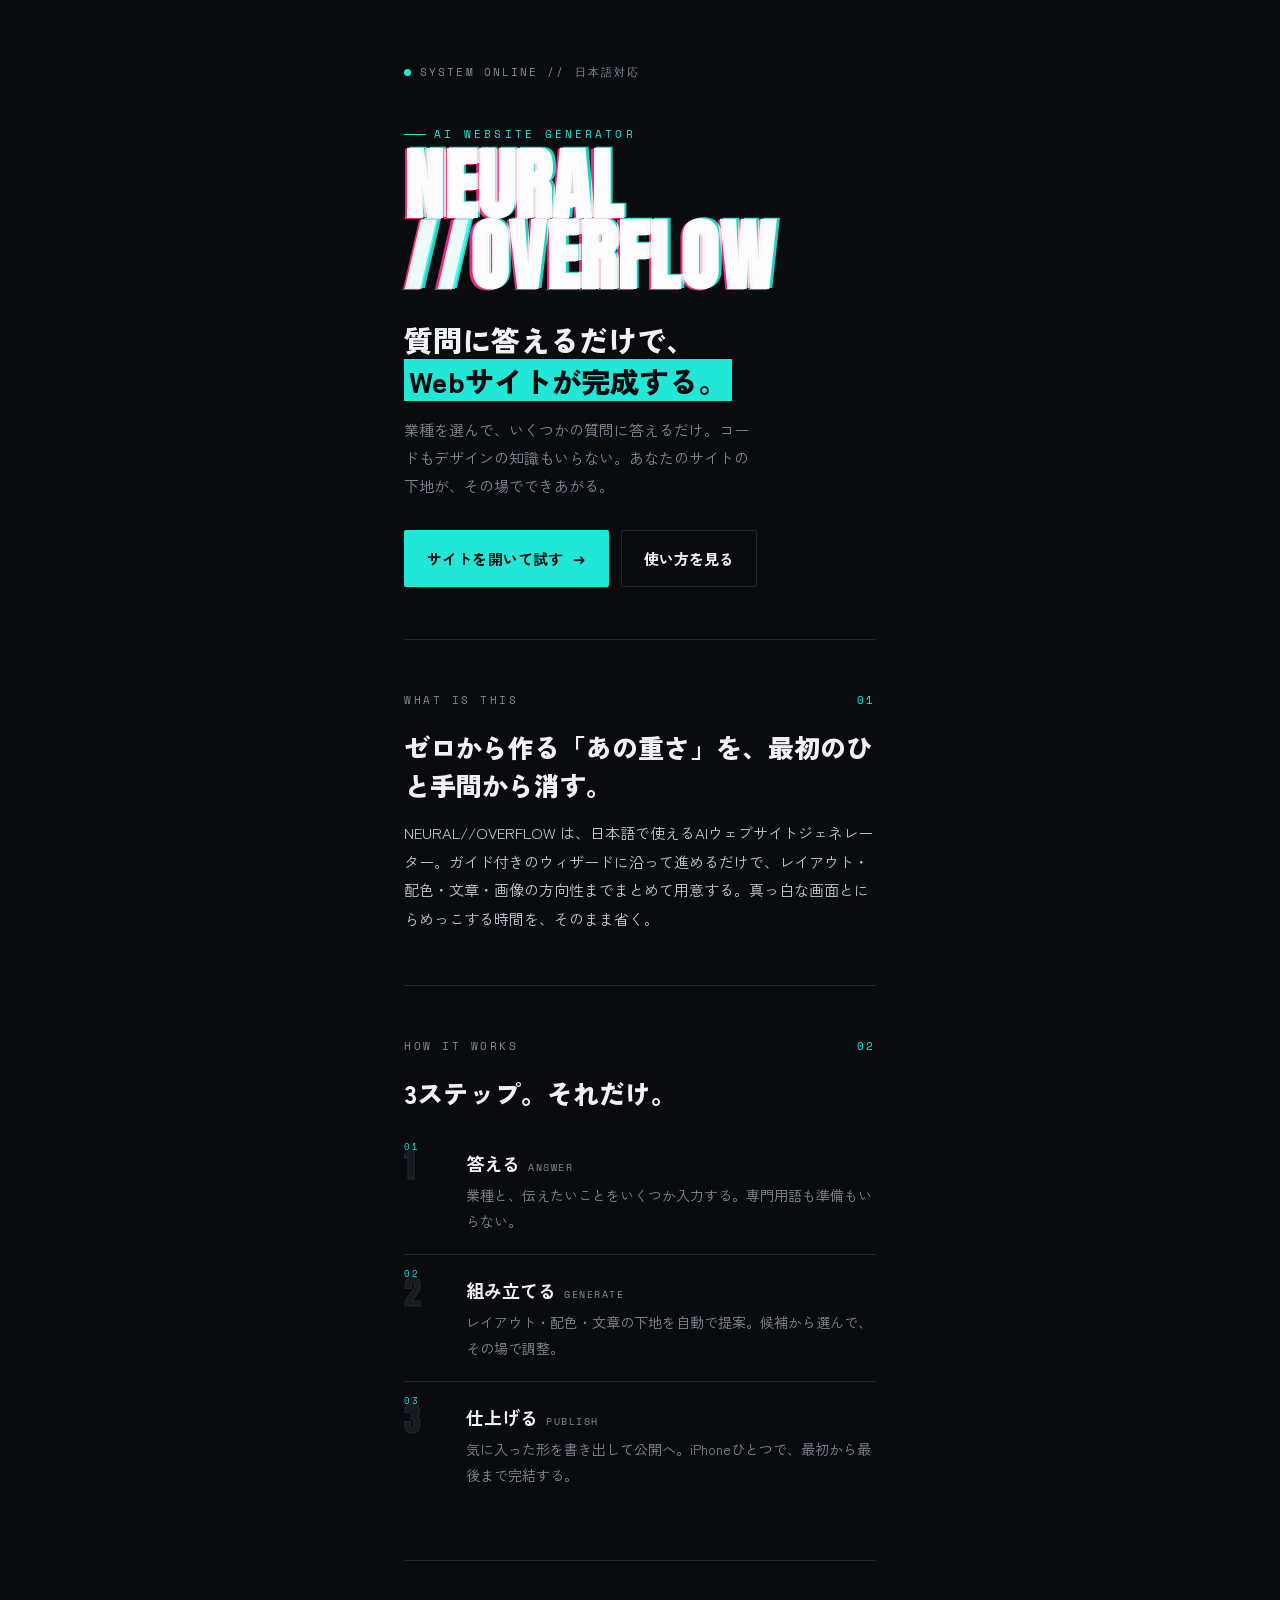
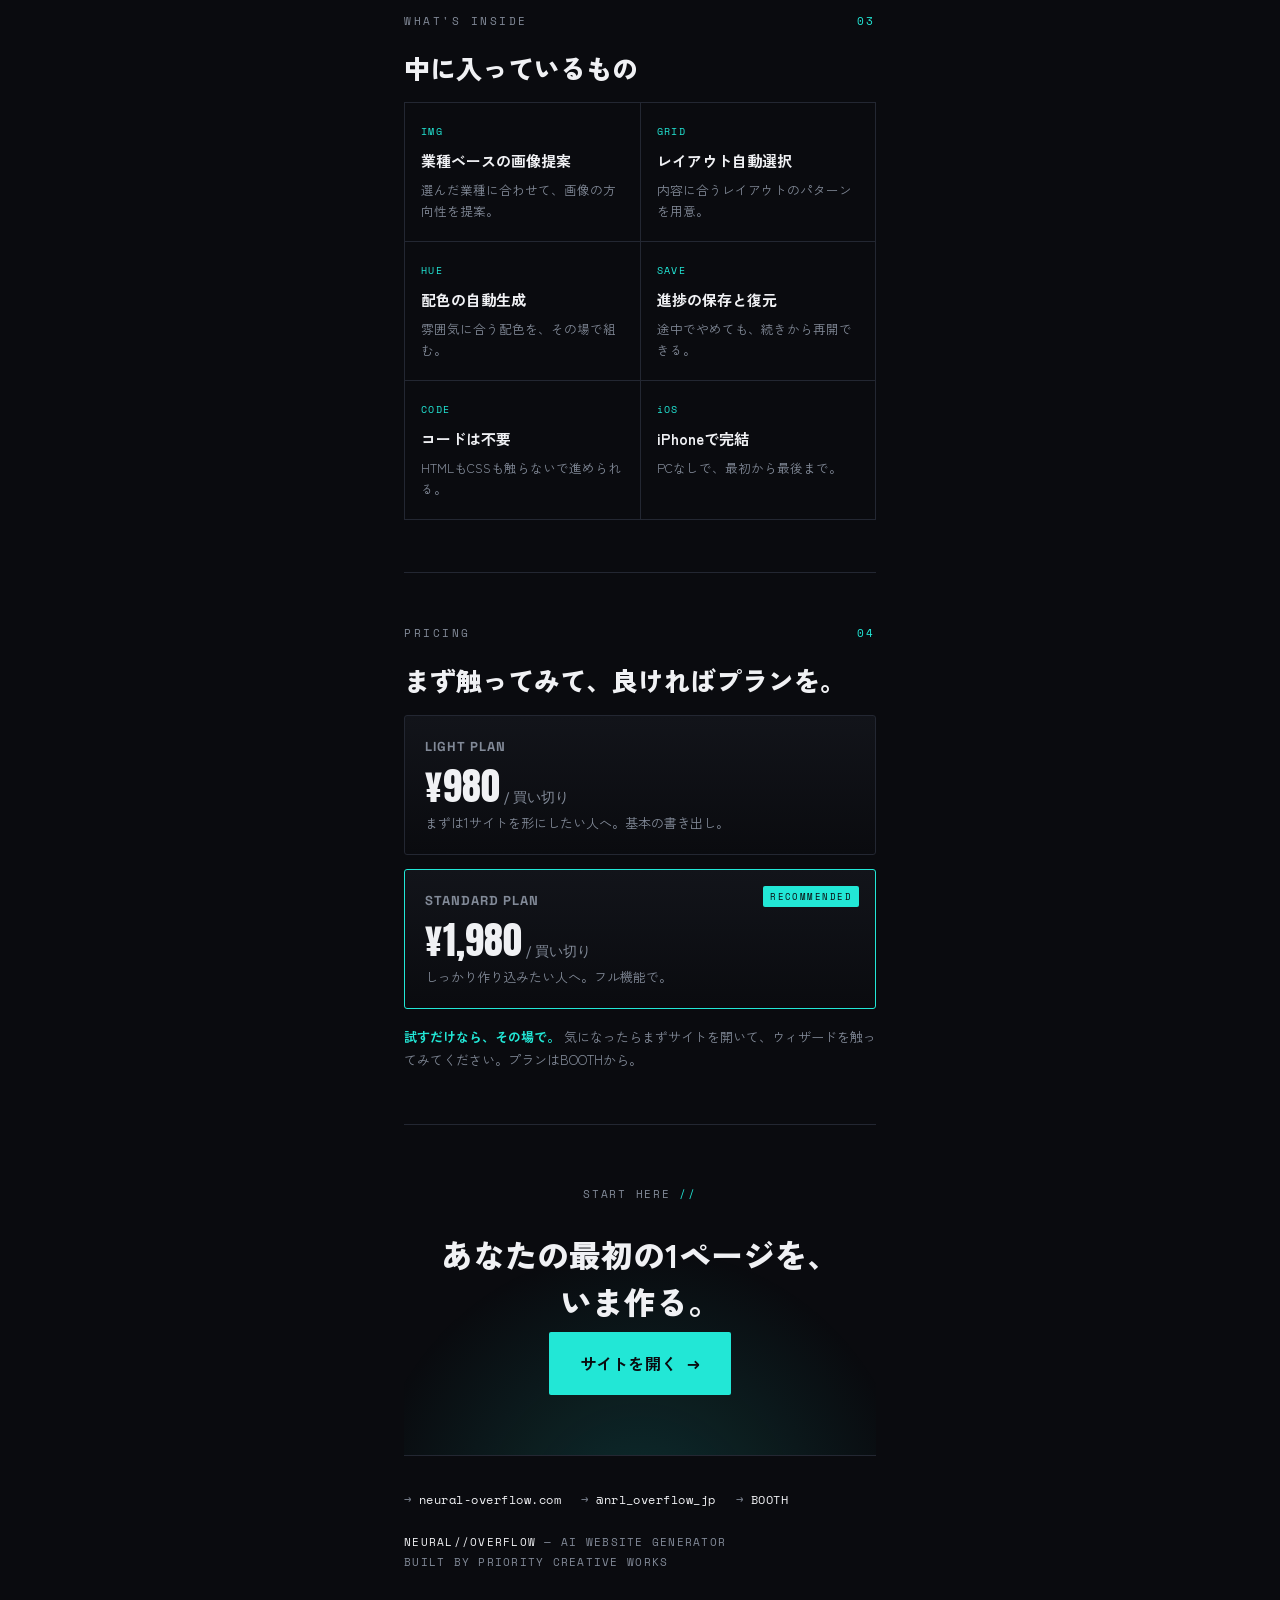
<file: intro.html>
<!DOCTYPE html>
<html lang="ja">
<head>
<meta charset="UTF-8">
<meta name="viewport" content="width=device-width, initial-scale=1.0">
<meta name="color-scheme" content="dark">
<meta name="theme-color" content="#0A0B0F">
<title>NEURAL//OVERFLOW — 質問に答えるだけで、Webサイトが完成する</title>
<meta name="description" content="日本語で使えるAIウェブサイトジェネレーター。業種を選んで質問に答えるだけで、レイアウト・配色・文章の下地までまとめて用意。コード不要、iPhoneだけで完結。">
<meta property="og:title" content="NEURAL//OVERFLOW">
<meta property="og:description" content="質問に答えるだけで、Webサイトが完成する。日本語対応のAIウェブサイトジェネレーター。">
<meta property="og:type" content="website">
<link rel="preconnect" href="https://fonts.googleapis.com">
<link rel="preconnect" href="https://fonts.gstatic.com" crossorigin>
<link href="https://fonts.googleapis.com/css2?family=Anton&family=Space+Grotesk:wght@400;500;700&family=Space+Mono:wght@400;700&family=Zen+Kaku+Gothic+New:wght@400;500;700;900&display=swap" rel="stylesheet">
<style>
  :root{
    --ink:#0A0B0F;
    --panel:#12141A;
    --panel-2:#171A21;
    --line:#232732;
    --fg:#F0F1F4;
    --muted:#828A98;
    --cyan:#22E7D6;
    --magenta:#FF2E88;
    --maxw:520px;
    --pad:22px;
  }
  *{margin:0;padding:0;box-sizing:border-box}
  html{-webkit-text-size-adjust:100%;background:#0A0B0F;color-scheme:dark}
  body{
    background:#0A0B0F;
    color:var(--fg);
    font-family:"Space Grotesk","Zen Kaku Gothic New",system-ui,sans-serif;
    line-height:1.7;
    -webkit-font-smoothing:antialiased;
    overflow-x:hidden;
    min-height:100dvh;
  }
  .jp{font-family:"Zen Kaku Gothic New",sans-serif}
  .mono{font-family:"Space Mono",monospace}

  .wrap{max-width:var(--maxw);margin:0 auto;padding:0 var(--pad)}

  /* fixed dark backdrop — paints over any viewer-forced light body bg */
  .bg-fixed{position:fixed;inset:0;z-index:-1;background:#0A0B0F;pointer-events:none}
  .bg-fixed::after{
    content:"";position:absolute;inset:0;pointer-events:none;
    background-image:
      linear-gradient(var(--line) 1px,transparent 1px),
      linear-gradient(90deg,var(--line) 1px,transparent 1px);
    background-size:44px 44px;
    opacity:.16;
    mask-image:radial-gradient(circle at 50% 22%,#000 0%,transparent 72%);
    -webkit-mask-image:radial-gradient(circle at 50% 22%,#000 0%,transparent 72%);
  }
  main{position:relative;z-index:1}

  /* ---------- eyebrow / labels ---------- */
  .eyebrow{
    font-family:"Space Mono",monospace;
    font-size:11px;letter-spacing:.28em;text-transform:uppercase;
    color:var(--cyan);
    display:inline-flex;align-items:center;gap:8px;
  }
  .eyebrow::before{content:"";width:22px;height:1px;background:var(--cyan)}

  /* ---------- HERO ---------- */
  .hero{padding:64px 0 52px;text-align:left}
  .status{
    font-family:"Space Mono",monospace;font-size:10.5px;letter-spacing:.2em;
    color:var(--muted);text-transform:uppercase;margin-bottom:34px;
    display:flex;align-items:center;gap:9px;
  }
  .dot{width:7px;height:7px;border-radius:50%;background:var(--cyan);
    box-shadow:0 0 0 0 rgba(34,231,214,.6);animation:pulse 2.4s infinite}
  @keyframes pulse{
    0%{box-shadow:0 0 0 0 rgba(34,231,214,.5)}
    70%{box-shadow:0 0 0 8px rgba(34,231,214,0)}
    100%{box-shadow:0 0 0 0 rgba(34,231,214,0)}
  }

  /* the signature: chromatic-split wordmark */
  .wordmark{
    font-family:"Anton",sans-serif;
    font-size:clamp(46px,15vw,78px);
    line-height:.92;
    letter-spacing:.01em;
    text-transform:uppercase;
    position:relative;
    color:var(--fg);
    margin:6px 0 6px;
  }
  .wordmark .slash{color:var(--cyan)}
  .wordmark span.line{display:block;position:relative}
  .wordmark span.line::before,
  .wordmark span.line::after{
    content:attr(data-t);
    position:absolute;top:0;left:0;width:100%;
    pointer-events:none;
  }
  .wordmark span.line::before{color:var(--magenta);mix-blend-mode:screen;
    transform:translate(-2.5px,1px);opacity:.9;animation:driftA 5s ease-in-out infinite}
  .wordmark span.line::after{color:var(--cyan);mix-blend-mode:screen;
    transform:translate(2.5px,-1px);opacity:.9;animation:driftB 5s ease-in-out infinite}
  @keyframes driftA{
    0%,100%{transform:translate(-2.5px,1px)}
    50%{transform:translate(-4px,2px)}
  }
  @keyframes driftB{
    0%,100%{transform:translate(2.5px,-1px)}
    50%{transform:translate(4px,-2px)}
  }

  .lede{
    font-family:"Zen Kaku Gothic New",sans-serif;font-weight:900;
    font-size:clamp(22px,6.4vw,29px);line-height:1.4;
    margin:26px 0 16px;letter-spacing:.005em;
  }
  .lede .hl{
    color:var(--ink);background:var(--cyan);
    padding:0 .18em;box-decoration-break:clone;-webkit-box-decoration-break:clone;
  }
  .sub{
    font-family:"Zen Kaku Gothic New",sans-serif;
    color:var(--muted);font-size:15px;line-height:1.85;font-weight:400;
    max-width:44ch;
  }

  .cta-row{display:flex;flex-wrap:wrap;gap:12px;margin-top:30px}
  .btn{
    display:inline-flex;align-items:center;gap:10px;
    font-family:"Space Grotesk",sans-serif;font-weight:700;
    font-size:15px;letter-spacing:.01em;
    padding:15px 22px;border-radius:2px;
    text-decoration:none;transition:transform .15s ease,background .2s ease,box-shadow .2s ease;
    cursor:pointer;border:1px solid transparent;
  }
  .btn .jpt{font-family:"Zen Kaku Gothic New",sans-serif;font-weight:700}
  .btn-primary{background:var(--cyan);color:var(--ink);
    box-shadow:0 0 0 rgba(34,231,214,0)}
  .btn-primary:hover{transform:translateY(-2px);box-shadow:0 8px 30px -8px rgba(34,231,214,.55)}
  .btn-primary .arw{transition:transform .2s ease}
  .btn-primary:hover .arw{transform:translateX(4px)}
  .btn-ghost{background:transparent;color:var(--fg);border-color:var(--line)}
  .btn-ghost:hover{border-color:var(--cyan);color:var(--cyan)}

  /* ---------- section frame ---------- */
  section.block{padding:52px 0;border-top:1px solid var(--line)}
  .sec-tag{
    font-family:"Space Mono",monospace;font-size:10.5px;letter-spacing:.24em;
    text-transform:uppercase;color:var(--muted);margin-bottom:18px;
    display:flex;justify-content:space-between;align-items:center;
  }
  .sec-tag .idx{color:var(--cyan)}
  h2.h{
    font-family:"Zen Kaku Gothic New",sans-serif;font-weight:900;
    font-size:clamp(21px,5.6vw,26px);line-height:1.45;margin-bottom:16px;
  }
  p.body{font-family:"Zen Kaku Gothic New",sans-serif;color:#C4CAD4;font-size:15px;
    font-weight:400;line-height:1.9}

  /* ---------- how it works ---------- */
  .step{
    display:grid;grid-template-columns:auto 1fr;gap:16px;
    padding:20px 0;border-bottom:1px solid var(--line);
  }
  .step:last-child{border-bottom:0}
  .step-num{
    font-family:"Anton",sans-serif;font-size:34px;color:var(--panel-2);
    -webkit-text-stroke:1px var(--line);line-height:1;
    position:relative;min-width:46px;
  }
  .step-num em{
    position:absolute;top:-6px;left:0;
    font-family:"Space Mono",monospace;font-style:normal;
    font-size:9px;letter-spacing:.18em;color:var(--cyan);
    -webkit-text-stroke:0;
  }
  .step-body h3{
    font-family:"Zen Kaku Gothic New",sans-serif;font-weight:700;font-size:18px;
    margin-bottom:5px;
  }
  .step-body h3 .tag{
    font-family:"Space Mono",monospace;font-size:10px;color:var(--muted);
    letter-spacing:.15em;margin-left:8px;font-weight:400;
  }
  .step-body p{font-family:"Zen Kaku Gothic New",sans-serif;color:var(--muted);
    font-size:14px;line-height:1.8;font-weight:400}

  /* ---------- features ---------- */
  .feat-grid{display:grid;grid-template-columns:1fr 1fr;gap:1px;
    background:var(--line);border:1px solid var(--line);margin-top:8px}
  .feat{background:var(--ink);padding:20px 16px}
  .feat .fi{
    font-family:"Space Mono",monospace;font-size:10px;color:var(--cyan);
    letter-spacing:.14em;margin-bottom:10px;display:block;
  }
  .feat h4{font-family:"Zen Kaku Gothic New",sans-serif;font-weight:700;
    font-size:15px;line-height:1.5;margin-bottom:6px}
  .feat p{font-family:"Zen Kaku Gothic New",sans-serif;color:var(--muted);
    font-size:12.5px;line-height:1.7;font-weight:400}

  /* ---------- plans ---------- */
  .plans{display:flex;flex-direction:column;gap:14px;margin-top:6px}
  .plan{
    border:1px solid var(--line);border-radius:3px;padding:20px;
    background:linear-gradient(180deg,var(--panel) 0%,var(--ink) 100%);
    position:relative;
  }
  .plan.hot{border-color:var(--cyan)}
  .plan.hot::after{
    content:"RECOMMENDED";position:absolute;top:16px;right:16px;
    font-family:"Space Mono",monospace;font-size:9px;letter-spacing:.16em;
    color:var(--ink);background:var(--cyan);padding:3px 7px;border-radius:2px;
  }
  .plan .pname{font-family:"Space Grotesk",sans-serif;font-weight:700;font-size:13px;
    letter-spacing:.08em;color:var(--muted);text-transform:uppercase}
  .plan .price{font-family:"Anton",sans-serif;font-size:38px;line-height:1.1;margin:8px 0 4px}
  .plan .price small{font-family:"Space Grotesk",sans-serif;font-weight:400;
    font-size:14px;color:var(--muted);margin-left:4px}
  .plan .pdesc{font-family:"Zen Kaku Gothic New",sans-serif;color:var(--muted);
    font-size:13px;font-weight:400;line-height:1.7}
  .try-note{font-family:"Zen Kaku Gothic New",sans-serif;color:var(--muted);
    font-size:13px;margin-top:16px;line-height:1.8;font-weight:400}
  .try-note b{color:var(--cyan);font-weight:700}

  /* ---------- final CTA ---------- */
  .final{
    padding:60px 0;border-top:1px solid var(--line);text-align:center;
    background:
      radial-gradient(circle at 50% 120%,rgba(34,231,214,.16),transparent 60%);
  }
  .final h2{font-family:"Zen Kaku Gothic New",sans-serif;font-weight:900;
    font-size:clamp(24px,7vw,32px);line-height:1.45;margin-bottom:8px}
  .final .fslash{color:var(--cyan)}
  .final p{font-family:"Space Mono",monospace;font-size:11px;letter-spacing:.16em;
    color:var(--muted);text-transform:uppercase;margin-bottom:28px}
  .final .btn-primary{font-size:16px;padding:17px 30px}

  /* ---------- footer ---------- */
  footer{padding:34px 0 46px;border-top:1px solid var(--line)}
  .flinks{display:flex;flex-wrap:wrap;gap:8px 20px;margin-bottom:22px}
  .flinks a{font-family:"Space Mono",monospace;font-size:12px;color:var(--fg);
    text-decoration:none;letter-spacing:.04em;transition:color .2s}
  .flinks a:hover{color:var(--cyan)}
  .flinks a::before{content:"→ ";color:var(--muted)}
  .fmeta{font-family:"Space Mono",monospace;font-size:10.5px;color:var(--muted);
    letter-spacing:.12em;line-height:1.9}
  .fmeta .fw{color:var(--fg)}

  /* reveal */
  .rv{opacity:0;transform:translateY(16px);transition:opacity .6s ease,transform .6s ease}
  .rv.in{opacity:1;transform:none}

  @media (prefers-reduced-motion:reduce){
    *{animation:none!important;transition:none!important}
    .rv{opacity:1;transform:none}
    .dot{animation:none}
  }

  @media (min-width:560px){
    :root{--pad:0px}
    .wrap{padding:0 24px}
  }
</style>
</head>
<body>
<div class="bg-fixed"></div>
<main>
  <div class="wrap">

    <!-- HERO -->
    <header class="hero">
      <div class="status"><span class="dot"></span>SYSTEM ONLINE // 日本語対応</div>
      <div class="eyebrow">AI WEBSITE GENERATOR</div>
      <h1 class="wordmark">
        <span class="line" data-t="NEURAL">NEURAL</span>
        <span class="line" data-t="//OVERFLOW"><span class="slash">//</span>OVERFLOW</span>
      </h1>
      <p class="lede jp">質問に答えるだけで、<br><span class="hl">Webサイトが完成する。</span></p>
      <p class="sub jp">業種を選んで、いくつかの質問に答えるだけ。コードもデザインの知識もいらない。あなたのサイトの下地が、その場でできあがる。</p>
      <div class="cta-row">
        <a class="btn btn-primary" href="https://neural-overflow.com" target="_blank" rel="noopener">
          <span class="jpt">サイトを開いて試す</span><span class="arw">→</span>
        </a>
        <a class="btn btn-ghost" href="#flow"><span class="jpt">使い方を見る</span></a>
      </div>
    </header>

    <!-- WHAT -->
    <section class="block rv">
      <div class="sec-tag"><span>WHAT IS THIS</span><span class="idx">01</span></div>
      <h2 class="h jp">ゼロから作る「あの重さ」を、最初のひと手間から消す。</h2>
      <p class="body jp">NEURAL//OVERFLOW は、日本語で使えるAIウェブサイトジェネレーター。ガイド付きのウィザードに沿って進めるだけで、レイアウト・配色・文章・画像の方向性までまとめて用意する。真っ白な画面とにらめっこする時間を、そのまま省く。</p>
    </section>

    <!-- FLOW -->
    <section class="block rv" id="flow">
      <div class="sec-tag"><span>HOW IT WORKS</span><span class="idx">02</span></div>
      <h2 class="h jp">3ステップ。それだけ。</h2>

      <div class="step">
        <div class="step-num"><em>01</em>1</div>
        <div class="step-body">
          <h3 class="jp">答える<span class="tag">ANSWER</span></h3>
          <p class="jp">業種と、伝えたいことをいくつか入力する。専門用語も準備もいらない。</p>
        </div>
      </div>

      <div class="step">
        <div class="step-num"><em>02</em>2</div>
        <div class="step-body">
          <h3 class="jp">組み立てる<span class="tag">GENERATE</span></h3>
          <p class="jp">レイアウト・配色・文章の下地を自動で提案。候補から選んで、その場で調整。</p>
        </div>
      </div>

      <div class="step">
        <div class="step-num"><em>03</em>3</div>
        <div class="step-body">
          <h3 class="jp">仕上げる<span class="tag">PUBLISH</span></h3>
          <p class="jp">気に入った形を書き出して公開へ。iPhoneひとつで、最初から最後まで完結する。</p>
        </div>
      </div>
    </section>

    <!-- FEATURES -->
    <section class="block rv">
      <div class="sec-tag"><span>WHAT'S INSIDE</span><span class="idx">03</span></div>
      <h2 class="h jp">中に入っているもの</h2>
      <div class="feat-grid">
        <div class="feat">
          <span class="fi">IMG</span>
          <h4 class="jp">業種ベースの画像提案</h4>
          <p class="jp">選んだ業種に合わせて、画像の方向性を提案。</p>
        </div>
        <div class="feat">
          <span class="fi">GRID</span>
          <h4 class="jp">レイアウト自動選択</h4>
          <p class="jp">内容に合うレイアウトのパターンを用意。</p>
        </div>
        <div class="feat">
          <span class="fi">HUE</span>
          <h4 class="jp">配色の自動生成</h4>
          <p class="jp">雰囲気に合う配色を、その場で組む。</p>
        </div>
        <div class="feat">
          <span class="fi">SAVE</span>
          <h4 class="jp">進捗の保存と復元</h4>
          <p class="jp">途中でやめても、続きから再開できる。</p>
        </div>
        <div class="feat">
          <span class="fi">CODE</span>
          <h4 class="jp">コードは不要</h4>
          <p class="jp">HTMLもCSSも触らないで進められる。</p>
        </div>
        <div class="feat">
          <span class="fi">iOS</span>
          <h4 class="jp">iPhoneで完結</h4>
          <p class="jp">PCなしで、最初から最後まで。</p>
        </div>
      </div>
    </section>

    <!-- PLANS -->
    <section class="block rv">
      <div class="sec-tag"><span>PRICING</span><span class="idx">04</span></div>
      <h2 class="h jp">まず触ってみて、良ければプランを。</h2>
      <div class="plans">
        <div class="plan">
          <div class="pname">LIGHT PLAN</div>
          <div class="price">¥980<small>/ 買い切り</small></div>
          <p class="pdesc jp">まずは1サイトを形にしたい人へ。基本の書き出し。</p>
        </div>
        <div class="plan hot">
          <div class="pname">STANDARD PLAN</div>
          <div class="price">¥1,980<small>/ 買い切り</small></div>
          <p class="pdesc jp">しっかり作り込みたい人へ。フル機能で。</p>
        </div>
      </div>
      <p class="try-note jp"><b>試すだけなら、その場で。</b> 気になったらまずサイトを開いて、ウィザードを触ってみてください。プランはBOOTHから。</p>
    </section>

    <!-- FINAL CTA -->
    <section class="final rv">
      <p>START HERE <span class="fslash">//</span></p>
      <h2 class="jp">あなたの最初の1ページを、<br>いま作る。</h2>
      <a class="btn btn-primary" href="https://neural-overflow.com" target="_blank" rel="noopener">
        <span class="jpt">サイトを開く</span><span class="arw">→</span>
      </a>
    </section>

    <!-- FOOTER -->
    <footer>
      <div class="flinks">
        <a href="https://neural-overflow.com" target="_blank" rel="noopener">neural-overflow.com</a>
        <a href="https://x.com/nrl_overflow_jp" target="_blank" rel="noopener">@nrl_overflow_jp</a>
        <a href="https://neural-overflow.booth.pm" target="_blank" rel="noopener">BOOTH</a>
      </div>
      <div class="fmeta">
        <span class="fw">NEURAL//OVERFLOW</span> — AI WEBSITE GENERATOR<br>
        BUILT BY PRIORITY CREATIVE WORKS
      </div>
    </footer>

  </div>
</main>

<script>
  // reveal on scroll (respects reduced motion via CSS)
  (function(){
    var els = document.querySelectorAll('.rv');
    if(!('IntersectionObserver' in window)){els.forEach(function(e){e.classList.add('in')});return;}
    var io = new IntersectionObserver(function(entries){
      entries.forEach(function(en){
        if(en.isIntersecting){en.target.classList.add('in');io.unobserve(en.target);}
      });
    },{threshold:0.12,rootMargin:'0px 0px -40px 0px'});
    els.forEach(function(e){io.observe(e);});
  })();
</script>
</body>
</html>
</file>
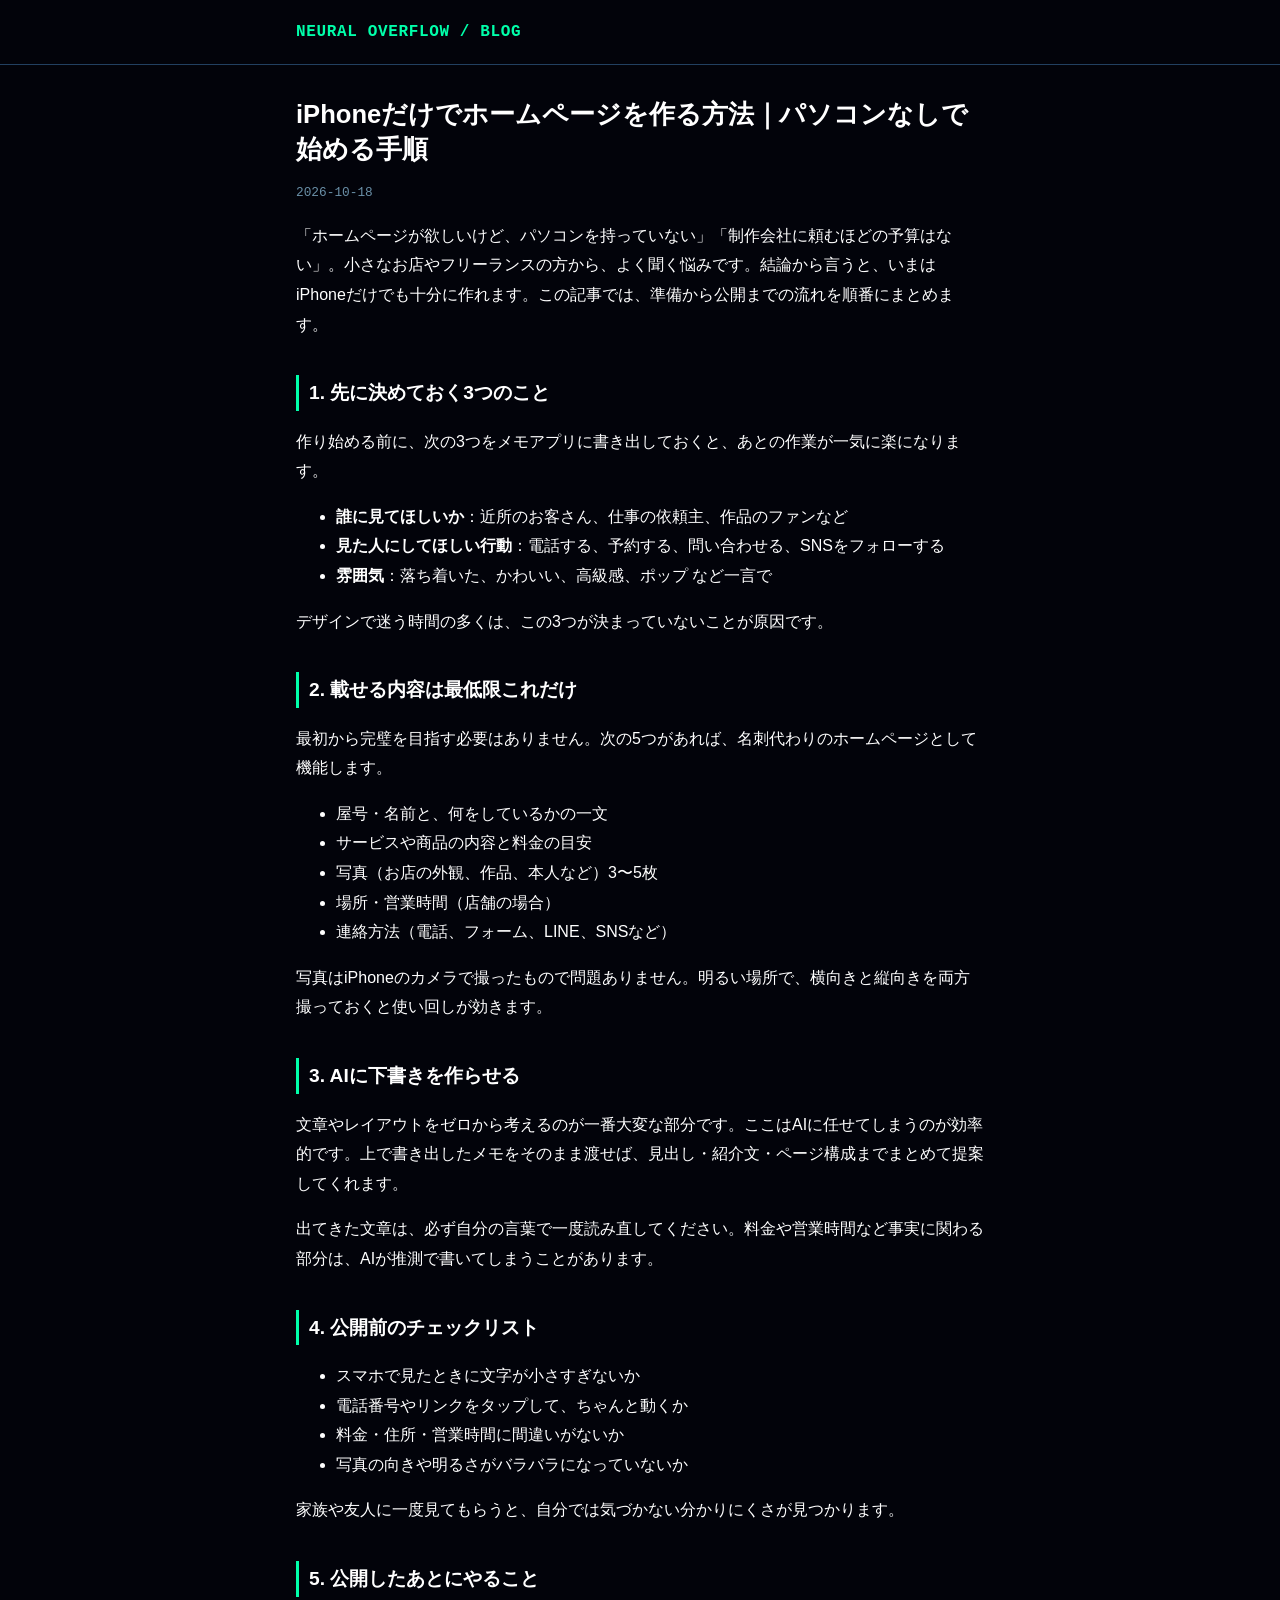
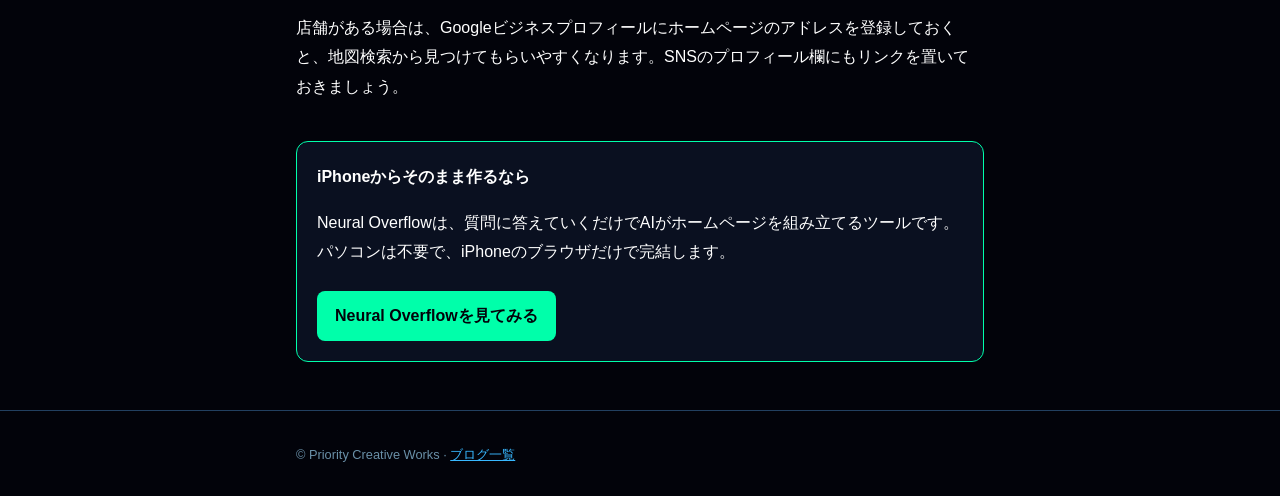
<file: blog/iphone-homepage-ai.html>
<!doctype html>
<html lang="ja">
<head>
<meta charset="utf-8">
<meta name="viewport" content="width=device-width,initial-scale=1">
<title>iPhoneだけでホームページを作る方法｜パソコンなしで始める手順 — Neural Overflow</title>
<meta name="description" content="パソコンを持っていなくても、iPhoneだけでお店や個人のホームページは作れます。準備するもの、載せるべき内容、AIを使った作り方、公開前のチェックまでを順番に解説します。">
<link rel="canonical" href="https://neural-overflow.com/blog/iphone-homepage-ai.html">
<meta property="og:title" content="iPhoneだけでホームページを作る方法">
<meta property="og:image" content="https://neural-overflow.com/ogp-image.png">
<link rel="stylesheet" href="blog.css">
</head>
<body>
<header class="site"><div class="wrap"><a href="/blog/">NEURAL OVERFLOW / BLOG</a></div></header>
<main class="wrap">
<article>
<h1>iPhoneだけでホームページを作る方法｜パソコンなしで始める手順</h1>
<p class="meta">2026-10-18</p>

<p>「ホームページが欲しいけど、パソコンを持っていない」「制作会社に頼むほどの予算はない」。小さなお店やフリーランスの方から、よく聞く悩みです。結論から言うと、いまはiPhoneだけでも十分に作れます。この記事では、準備から公開までの流れを順番にまとめます。</p>

<h2>1. 先に決めておく3つのこと</h2>
<p>作り始める前に、次の3つをメモアプリに書き出しておくと、あとの作業が一気に楽になります。</p>
<ul>
<li><strong>誰に見てほしいか</strong>：近所のお客さん、仕事の依頼主、作品のファンなど</li>
<li><strong>見た人にしてほしい行動</strong>：電話する、予約する、問い合わせる、SNSをフォローする</li>
<li><strong>雰囲気</strong>：落ち着いた、かわいい、高級感、ポップ など一言で</li>
</ul>
<p>デザインで迷う時間の多くは、この3つが決まっていないことが原因です。</p>

<h2>2. 載せる内容は最低限これだけ</h2>
<p>最初から完璧を目指す必要はありません。次の5つがあれば、名刺代わりのホームページとして機能します。</p>
<ul>
<li>屋号・名前と、何をしているかの一文</li>
<li>サービスや商品の内容と料金の目安</li>
<li>写真（お店の外観、作品、本人など）3〜5枚</li>
<li>場所・営業時間（店舗の場合）</li>
<li>連絡方法（電話、フォーム、LINE、SNSなど）</li>
</ul>
<p>写真はiPhoneのカメラで撮ったもので問題ありません。明るい場所で、横向きと縦向きを両方撮っておくと使い回しが効きます。</p>

<h2>3. AIに下書きを作らせる</h2>
<p>文章やレイアウトをゼロから考えるのが一番大変な部分です。ここはAIに任せてしまうのが効率的です。上で書き出したメモをそのまま渡せば、見出し・紹介文・ページ構成までまとめて提案してくれます。</p>
<p>出てきた文章は、必ず自分の言葉で一度読み直してください。料金や営業時間など事実に関わる部分は、AIが推測で書いてしまうことがあります。</p>

<h2>4. 公開前のチェックリスト</h2>
<ul>
<li>スマホで見たときに文字が小さすぎないか</li>
<li>電話番号やリンクをタップして、ちゃんと動くか</li>
<li>料金・住所・営業時間に間違いがないか</li>
<li>写真の向きや明るさがバラバラになっていないか</li>
</ul>
<p>家族や友人に一度見てもらうと、自分では気づかない分かりにくさが見つかります。</p>

<h2>5. 公開したあとにやること</h2>
<p>店舗がある場合は、Googleビジネスプロフィールにホームページのアドレスを登録しておくと、地図検索から見つけてもらいやすくなります。SNSのプロフィール欄にもリンクを置いておきましょう。</p>

<div class="cta">
<strong>iPhoneからそのまま作るなら</strong>
<p>Neural Overflowは、質問に答えていくだけでAIがホームページを組み立てるツールです。パソコンは不要で、iPhoneのブラウザだけで完結します。</p>
<a class="btn" href="https://neural-overflow.com/">Neural Overflowを見てみる</a>
</div>
</article>
</main>
<footer><div class="wrap">© Priority Creative Works · <a href="/blog/">ブログ一覧</a></div></footer>
</body>
</html>
</file>
<file: blog/blog.css>
:root{--bg:#02030a;--panel:#0a1020;--text:#ffffff;--muted:#6a90a8;--blue:#38b8ff;--lime:#00ffaa;--border:#224060}
*{box-sizing:border-box}
body{margin:0;background:var(--bg);color:var(--text);font-family:'BIZ UDPGothic',sans-serif;line-height:1.85;font-size:16px}
a{color:var(--blue)}
.wrap{max-width:720px;margin:0 auto;padding:0 16px}
header.site{border-bottom:1px solid var(--border);padding:16px 0}
header.site a{font-family:"Space Mono",monospace;color:var(--lime);text-decoration:none;font-weight:700;letter-spacing:.04em}
h1{font-size:1.6rem;line-height:1.4;margin:32px 0 8px}
h2{font-size:1.2rem;margin:36px 0 8px;padding-left:10px;border-left:3px solid var(--lime)}
.meta{color:var(--muted);font-family:"Space Mono",monospace;font-size:.8rem}
.post-list{list-style:none;padding:0}
.post-list li{border:1px solid var(--border);background:var(--panel);border-radius:10px;padding:16px;margin:12px 0}
.post-list a{color:var(--text);text-decoration:none;font-weight:700}
.post-list p{color:var(--muted);margin:6px 0 0;font-size:.9rem}
.cta{margin:40px 0;padding:20px;border:1px solid var(--lime);border-radius:12px;background:var(--panel)}
.cta a.btn{display:inline-block;margin-top:8px;padding:10px 18px;border-radius:8px;background:var(--lime);color:#02030a;font-weight:700;text-decoration:none}
footer{color:var(--muted);font-size:.8rem;padding:32px 0;border-top:1px solid var(--border);margin-top:48px}
</file>
